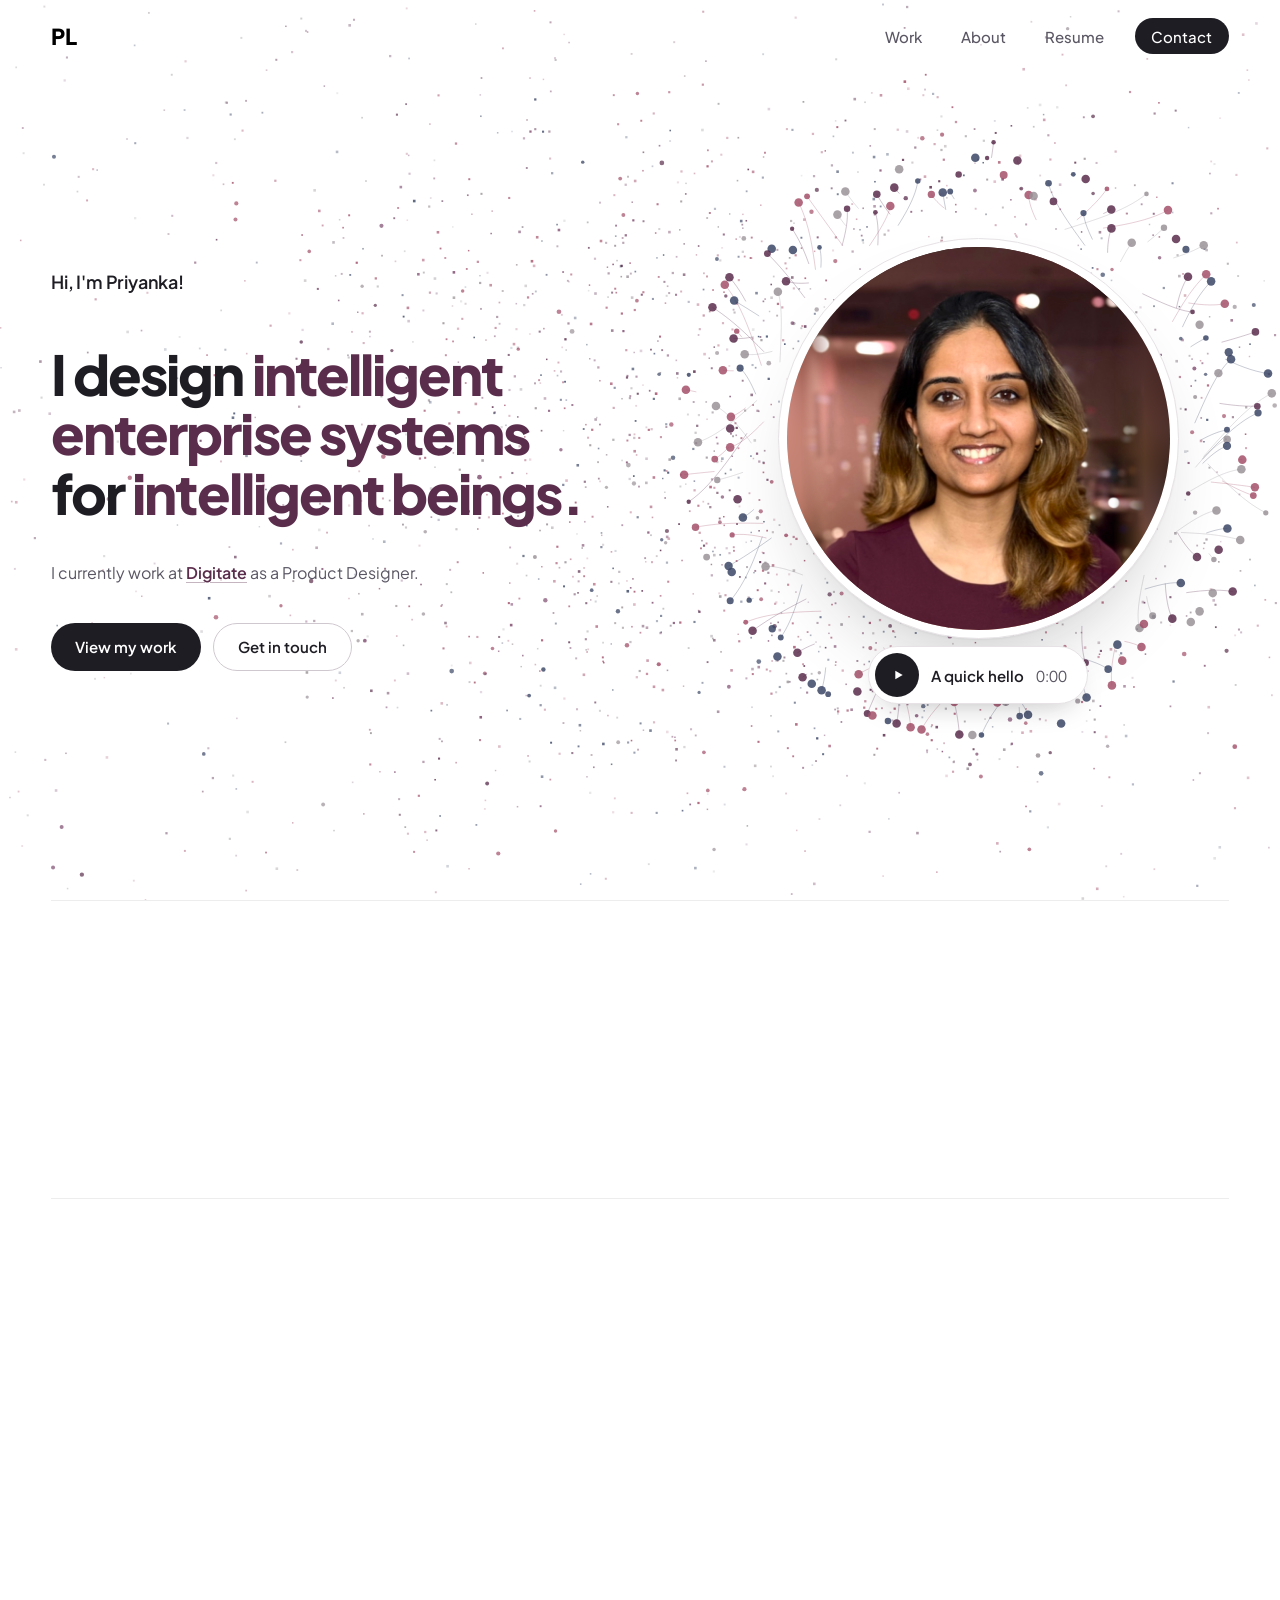
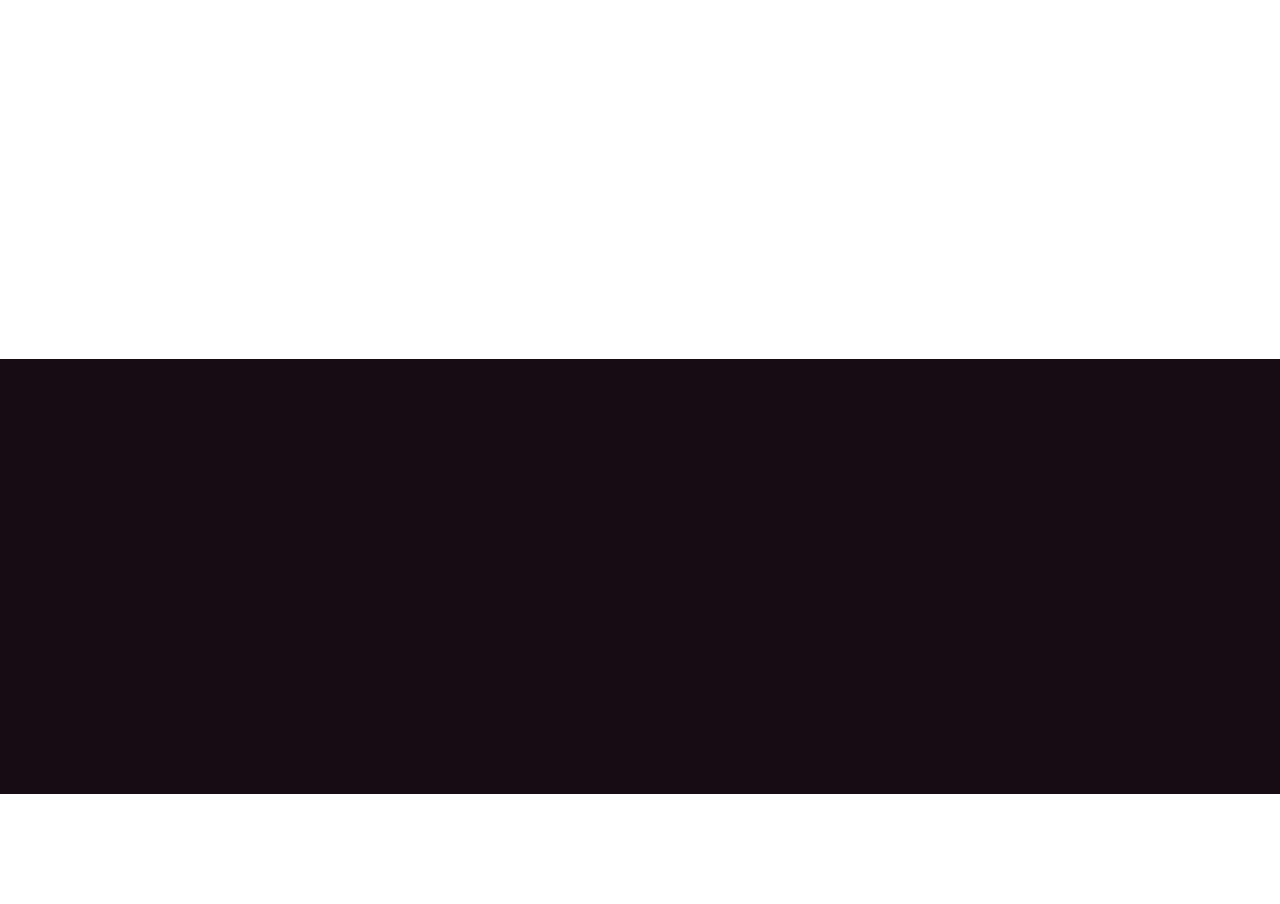
<file: index.html>
<!doctype html>
<html lang="en">
<head>
  <meta charset="utf-8">
  <meta name="viewport" content="width=device-width, initial-scale=1">
  <title>Priyanka Lakkad Portfolio</title>
  <link rel="icon" href="favicon.svg?v=2" type="image/svg+xml">
  <link rel="icon" href="favicon-32.png?v=2" sizes="32x32" type="image/png">
  <link rel="apple-touch-icon" href="apple-touch-icon.png?v=2">
  <!-- Prototype apps: open the connection early so they boot faster -->
  <link rel="preconnect" href="https://complyone-access-prototype.plakkad.chatgpt.site">
  <link rel="preconnect" href="https://procureflow-operations.plakkad.chatgpt.site">
  <link rel="preconnect" href="https://fonts.googleapis.com">
  <link rel="preconnect" href="https://fonts.gstatic.com" crossorigin>
  <link href="https://fonts.googleapis.com/css2?family=Plus+Jakarta+Sans:wght@400;500;600;700;800&display=swap" rel="stylesheet">
  <link rel="stylesheet" href="styles.css?v=294">
  <script>document.documentElement.classList.add("js", "is-home");</script>
</head>
<body>
  <header class="header">
    <div class="container header-inner">
      <a class="logo" href="index.html">PL</a>
      <nav>
        <a href="#work">Work</a>
        <a href="about.html">About</a>
        <a href="resume.html">Resume</a>
        <a href="#contact" class="nav-cta">Contact</a>
      </nav>
    </div>
  </header>

  <main class="container hero">
    <canvas class="dust" id="dust" aria-hidden="true"></canvas>
    <div class="hero-text">
      <h1>Hi, I'm Priyanka!</h1>
      <p class="lede"><span class="line">I design <span class="highlight">intelligent</span></span><span class="line"><span class="highlight">enterprise systems</span></span><span class="line">for <span class="highlight">intelligent beings.</span></span></p>
      <p class="sub">I currently work at <a class="inline-link" href="https://digitate.com" target="_blank" rel="noopener">Digitate</a> as a Product Designer.</p>

      <div class="actions">
        <a class="btn btn-primary" href="#work">View my work</a>
        <a class="btn btn-secondary" href="#contact">Get in touch</a>
      </div>

    </div>

    <div class="video-col">
      <div class="video-stage">
        <canvas class="intro-canvas" id="intro-canvas" aria-hidden="true"></canvas>

        <div class="video-card" id="player">
          <div class="video-inner">
            <!-- The clip is portrait, so object-position keeps the head and
                 shoulders inside the circle (and the editor watermark out of it) -->
            <video id="intro-video" playsinline preload="metadata" src="videos/intro.mp4">
              <track kind="captions" srclang="en" label="English" src="videos/intro.vtt" default>
            </video>
            <!-- Shown whenever the video isn't playing; pausing keeps the video's
                 place, so play resumes from where it stopped -->
            <span class="video-photo-fill" aria-hidden="true"></span>
            <img class="video-photo" src="images/hero-portrait.jpg" alt="Priyanka Lakkad">
          </div>
        </div>
      </div>


      <div class="video-controls" id="video-controls">
        <button id="play-toggle" class="play-toggle" aria-label="Play video">
          <svg class="icon-play" viewBox="0 0 24 24" aria-hidden="true"><path d="M8 5.5v13l11-6.5z"/></svg>
          <svg class="icon-pause" viewBox="0 0 24 24" aria-hidden="true"><path d="M7 5h3.5v14H7zM13.5 5H17v14h-3.5z"/></svg>
        </button>
        <span class="caption-title">A quick hello</span>
        <span class="caption-time" id="time">0:00</span>
      </div>
      <!-- Spoken captions, below the play control while the video plays -->
      <p class="hero-caption" id="live-caption"></p>
    </div>
  </main>

  <section class="container creds" aria-label="Expertise, experience and companies">
    <div class="cred cred-expertise" data-reveal>
      <h2 class="cred-label">Expertise</h2>
      <p class="cred-value">Enterprise Systems, Agentic<br> Workflows, AIOps, Observability</p>
    </div>

    <div class="cred cred-experience" data-reveal style="--d:.08s">
      <h2 class="cred-label">Experience</h2>
      <p class="cred-value">5+ Years</p>
    </div>

    <div class="cred cred-companies" data-reveal style="--d:.16s">
      <h2 class="cred-label">Companies I've worked at</h2>
      <ul class="logo-row">
        <li class="logo-slot"><a href="https://digitate.com" target="_blank" rel="noopener">Digitate</a></li>
        <li class="logo-slot"><a href="https://www.apple.com" target="_blank" rel="noopener">Apple</a></li>
        <li class="logo-slot"><a href="https://www.citi.com" target="_blank" rel="noopener">Citibank</a></li>
        <li class="logo-slot"><a href="https://www.sherwin-williams.com" target="_blank" rel="noopener">Sherwin-Williams</a></li>
        <li class="logo-slot"><a href="https://www.jaguar.com/jaguar-racing" target="_blank" rel="noopener">Jaguar TCS Racing</a></li>
        <li class="logo-slot"><a href="https://www.bestbuy.com" target="_blank" rel="noopener">Best Buy</a></li>
        <li class="logo-slot"><a href="https://www.mckesson.com" target="_blank" rel="noopener">McKesson</a></li>
        <li class="logo-slot"><a href="https://www.cummins.com" target="_blank" rel="noopener">Cummins</a></li>
      </ul>
    </div>
  </section>

  <section class="container work" id="work">
    <div class="section-head" data-reveal>
      <h2 class="cred-label">Selected work</h2>
    </div>

    <!-- Project template: duplicate this <article> for each project.
         Each tab shows one key screen of the design; swap the placeholders for <img> tags. -->
    <article class="project-app" data-project data-reveal style="--accent: #2a4bc6">
      <div class="showcase showcase-logo">
        <img src="images/digitate-logo.svg" alt="Digitate" width="800" height="320">
      </div>

      <div class="project-info">
        <div class="project-info-text">
          <p class="panel-kicker">Digitate</p>
          <h3 class="project-title">ignio<sup>™</sup></h3>
          <p>Enhancing IT operations observability with AIOps.</p>
        </div>
        <div class="project-info-side">
          <div class="metric">
            <span class="metric-num metric-status">2 initiatives</span>
            <span class="metric-label">Details available on request</span>
          </div>
          <button class="app-link" type="button" data-modal-open="digitate-modal" aria-haspopup="dialog">View details <span aria-hidden="true">→</span></button>
        </div>
      </div>
    </article>

    <article class="project-app" data-project data-reveal style="--accent: #1777c8; --cta-bg: #0b1f33; --cta-highlight: #a9c1dc">
      <div class="showcase">
        <!-- ProcureFlow screens from the case study's Solution section: live pages scaled to the card, plus the handoff capture -->
        <div class="screen is-active is-live" role="tabpanel" data-panel="one"><iframe data-src="https://procureflow-operations.plakkad.chatgpt.site/#/overview" title="ProcureFlow: Dashboard" referrerpolicy="no-referrer" tabindex="-1"></iframe></div>
        <div class="screen is-live" role="tabpanel" data-panel="two"><img src="images/human-checkpoint-handoff.png?v=2" alt="ProcureFlow: PR to PO handoff, paused for approval"></div>
        <div class="screen is-live" role="tabpanel" data-panel="three"><iframe data-src="https://procureflow-operations.plakkad.chatgpt.site/#/purchase-orders/PO-2088" title="ProcureFlow: PO-2088" referrerpolicy="no-referrer" tabindex="-1"></iframe></div>

        <div class="app-tabs" role="tablist" aria-label="Project screens">
          <button role="tab" aria-selected="true" data-tab="one" aria-label="Dashboard"><span class="tab-progress"></span></button>
          <button role="tab" aria-selected="false" data-tab="two" aria-label="Human Checkpoint"><span class="tab-progress"></span></button>
          <button role="tab" aria-selected="false" data-tab="three" aria-label="PO Flow"><span class="tab-progress"></span></button>
        </div>
      </div>

      <div class="project-info">
        <div class="project-info-text">
          <p class="panel-kicker">Technology Industry</p>
          <h3 class="project-title">ProcureFlow</h3>
          <p>ProcureFlow helps procurement teams turn approved purchase requests into accurate, traceable purchase orders.</p>
        </div>
        <div class="project-info-side">
          <div class="metric">
            <span class="metric-num">35%</span>
            <span class="metric-label">Reduction in request-to-PO cycle time</span>
          </div>
          <a class="app-link" href="procureflow/">Open case study <span aria-hidden="true">→</span></a>
        </div>
      </div>
    </article>

    <article class="project-app" data-project data-reveal style="--accent: #0c3b2d; --cta-bg: #07241b; --cta-highlight: #8fd8b4">
      <div class="showcase">
        <!-- ComplyOne screens from the case study: the live dashboard scaled to the card, plus two captured screens -->
        <div class="screen is-active is-live" role="tabpanel" data-panel="one"><iframe data-src="https://complyone-access-prototype.plakkad.chatgpt.site/" title="ComplyOne: Compliance overview" referrerpolicy="no-referrer" tabindex="-1"></iframe></div>
        <div class="screen is-live" role="tabpanel" data-panel="two"><img src="images/complyone-risk-detail.png?v=2" alt="ComplyOne: HIPAA training risk with AI recommended actions"></div>
        <div class="screen is-live" role="tabpanel" data-panel="three"><img src="images/complyone-policy-exception.png?v=2" alt="ComplyOne: Adding a temporary policy exception"></div>

        <div class="app-tabs" role="tablist" aria-label="Project screens">
          <button role="tab" aria-selected="true" data-tab="one" aria-label="Dashboard"><span class="tab-progress"></span></button>
          <button role="tab" aria-selected="false" data-tab="two" aria-label="Risk Review"><span class="tab-progress"></span></button>
          <button role="tab" aria-selected="false" data-tab="three" aria-label="Policy Exception"><span class="tab-progress"></span></button>
        </div>
      </div>

      <div class="project-info">
        <div class="project-info-text">
          <p class="panel-kicker">Pharmaceutical Company</p>
          <h3 class="project-title">ComplyOne</h3>
          <p>ComplyOne gives compliance leaders a continuous, actionable view of audit readiness across roles, training, system access, and exceptions.</p>
        </div>
        <div class="project-info-side">
          <div class="metric">
            <span class="metric-num">35%</span>
            <span class="metric-label">Fewer access-related complaints</span>
          </div>
          <a class="app-link" href="complyone/">Open case study <span aria-hidden="true">→</span></a>
        </div>
      </div>
    </article>

    <article class="project-app" data-project data-reveal style="--accent: #0b7d8a; --cta-bg: #04161b; --cta-highlight: #7fd6df">
      <div class="showcase">
        <!-- A single screen shown on a TV, so this card has no tabs -->
        <div class="screen is-active is-tv">
          <div class="tv">
            <div class="tv-body"><img src="images/tv-screen.jpg" alt="Gen 2 race car on a TV screen, with Explore and Track options"></div>
            <div class="tv-neck"></div>
            <div class="tv-base"></div>
          </div>
        </div>
      </div>

      <div class="project-info">
        <div class="project-info-text">
          <p class="panel-kicker">Jaguar Racing</p>
          <h3 class="project-title">Jaguar Gen 2 Formula E Interactive Installation</h3>
          <p>A touchscreen experience for Formula E fans and an operational tool for the event teams running it.</p>
        </div>
        <div class="project-info-side">
          <div class="metric">
            <span class="metric-num">20K+</span>
            <span class="metric-label">Attendees engaged at the London E-Prix</span>
          </div>
          <a class="app-link" href="jaguarracing/">Open case study <span aria-hidden="true">→</span></a>
        </div>
      </div>
    </article>
  </section>

  <!-- Digitate work is shared on request: its card opens this summary instead of a case study -->
  <dialog class="project-modal" id="digitate-modal" aria-labelledby="digitate-modal-title" style="--accent: #2a4bc6">
    <button class="modal-close" type="button" data-modal-close aria-label="Close">
      <svg viewBox="0 0 24 24" aria-hidden="true"><path d="M6 6l12 12M18 6L6 18"/></svg>
    </button>
    <p class="panel-kicker">Digitate</p>
    <h2 class="modal-title" id="digitate-modal-title">ignio<sup>™</sup></h2>
    <p class="modal-lede">Enhancing IT operations with AI-powered observability</p>
    <ol class="modal-list">
      <li>
        <h3>Improving observability for executive decision-making</h3>
        <p>Creating a unified experience that translates complex IT operations data into clear insights, helping business and technology leaders understand service health, assess operational risks, measure business impact, and make informed decisions.</p>
      </li>
      <li>
        <h3>Automating end-to-end feature releases for DevOps teams</h3>
        <p>Designing an intelligent dashboard that enables DevOps teams to orchestrate and automate the complete feature release cycle for our flagship product, ignio<sup>™</sup>, from planning and validation to deployment, monitoring, and recovery. This helps teams release faster, reduce manual effort, and minimize risk.</p>
      </li>
    </ol>
    <a class="btn btn-primary modal-cta" href="#contact" data-modal-close>Contact me to see the work!</a>
  </dialog>

  <section class="container cta" id="contact">
    <div class="cta-text" data-reveal>
      <p class="availability"><span class="avail-dot"></span>Available for full-time product design opportunities</p>
      <h2>Let's build <span class="highlight">intelligent systems</span> together.</h2>
      <p class="cta-note">I'm always happy to connect about product design, emerging AI experiences, or new opportunities.</p>
      <a class="btn btn-secondary" href="resume.html">View resume</a>
    </div>

    <ul class="contact-list" data-reveal style="--d:.1s">
      <li class="contact-row">
        <span class="contact-label">Email</span>
        <a class="contact-value" href="mailto:plakkad06@gmail.com">plakkad06@gmail.com</a>
        <button class="copy-btn" type="button" data-copy="plakkad06@gmail.com">Copy</button>
      </li>
      <li class="contact-row">
        <span class="contact-label">LinkedIn</span>
        <a class="contact-value" href="https://www.linkedin.com/in/priyankalakkad/" target="_blank" rel="noopener">in/priyankalakkad</a>
        <svg class="row-arrow" viewBox="0 0 24 24" aria-hidden="true"><path d="M7 17 17 7M9 7h8v8"/></svg>
      </li>
      <li class="contact-row">
        <span class="contact-label">Instagram</span>
        <a class="contact-value" href="https://www.instagram.com/drummerpriyanka/" target="_blank" rel="noopener">@drummerpriyanka</a>
        <svg class="row-arrow" viewBox="0 0 24 24" aria-hidden="true"><path d="M7 17 17 7M9 7h8v8"/></svg>
      </li>
    </ul>
  </section>

  <footer class="container site-footer" data-reveal>
    <p>© 2026 Priyanka Lakkad</p>
  </footer>


  <script>
    const video = document.getElementById("intro-video");
    const button = document.getElementById("play-toggle");
    const player = document.querySelector(".video-col");
    const time = document.getElementById("time");

    const fmt = (s) => {
      if (!isFinite(s)) s = 0;
      return Math.floor(s / 60) + ":" + String(Math.floor(s % 60)).padStart(2, "0");
    };

    button.addEventListener("click", () => {
      if (video.paused) {
        video.play().catch(() => {});
      } else {
        video.pause();
      }
    });
    video.addEventListener("play", () => {
      player.classList.add("is-playing");
      button.setAttribute("aria-label", "Pause video");
    });
    video.addEventListener("pause", () => {
      player.classList.remove("is-playing");
      button.setAttribute("aria-label", "Play video");
    });
    video.addEventListener("timeupdate", () => {
      time.textContent = fmt(video.currentTime);
    });

    // Captions: read the cues ourselves (hidden mode) and show them below the
    // circle; they hide whenever the video isn't playing
    const caption = document.getElementById("live-caption");
    const track = video.textTracks[0];
    if (track) {
      track.mode = "hidden";
      track.addEventListener("cuechange", () => {
        const cue = track.activeCues && track.activeCues[0];
        caption.classList.toggle("has-cue", !!cue);
        if (cue) caption.textContent = cue.text;
      });
    }
  </script>
  <script src="projects.js?v=10"></script>
  <button class="to-top" id="to-top" aria-label="Back to top">
    <svg class="to-top-ring" viewBox="0 0 48 48" aria-hidden="true">
      <circle cx="24" cy="24" r="22" class="to-top-track"/>
      <circle cx="24" cy="24" r="22" class="to-top-progress"/>
    </svg>
    <svg class="to-top-arrow" viewBox="0 0 24 24" aria-hidden="true"><path d="M12 19V5M5.5 11.5 12 5l6.5 6.5"/></svg>
  </button>

  <script src="contact.js?v=1"></script>
  <script src="ambient.js?v=5"></script>
  <script src="scroll.js?v=12"></script>
  <script src="logo.js?v=10"></script>
  <script src="dust.js?v=6"></script>
  <script src="intro.js?v=5"></script>
  <script src="warm.js?v=1"></script>
</body>
</html>
</file>
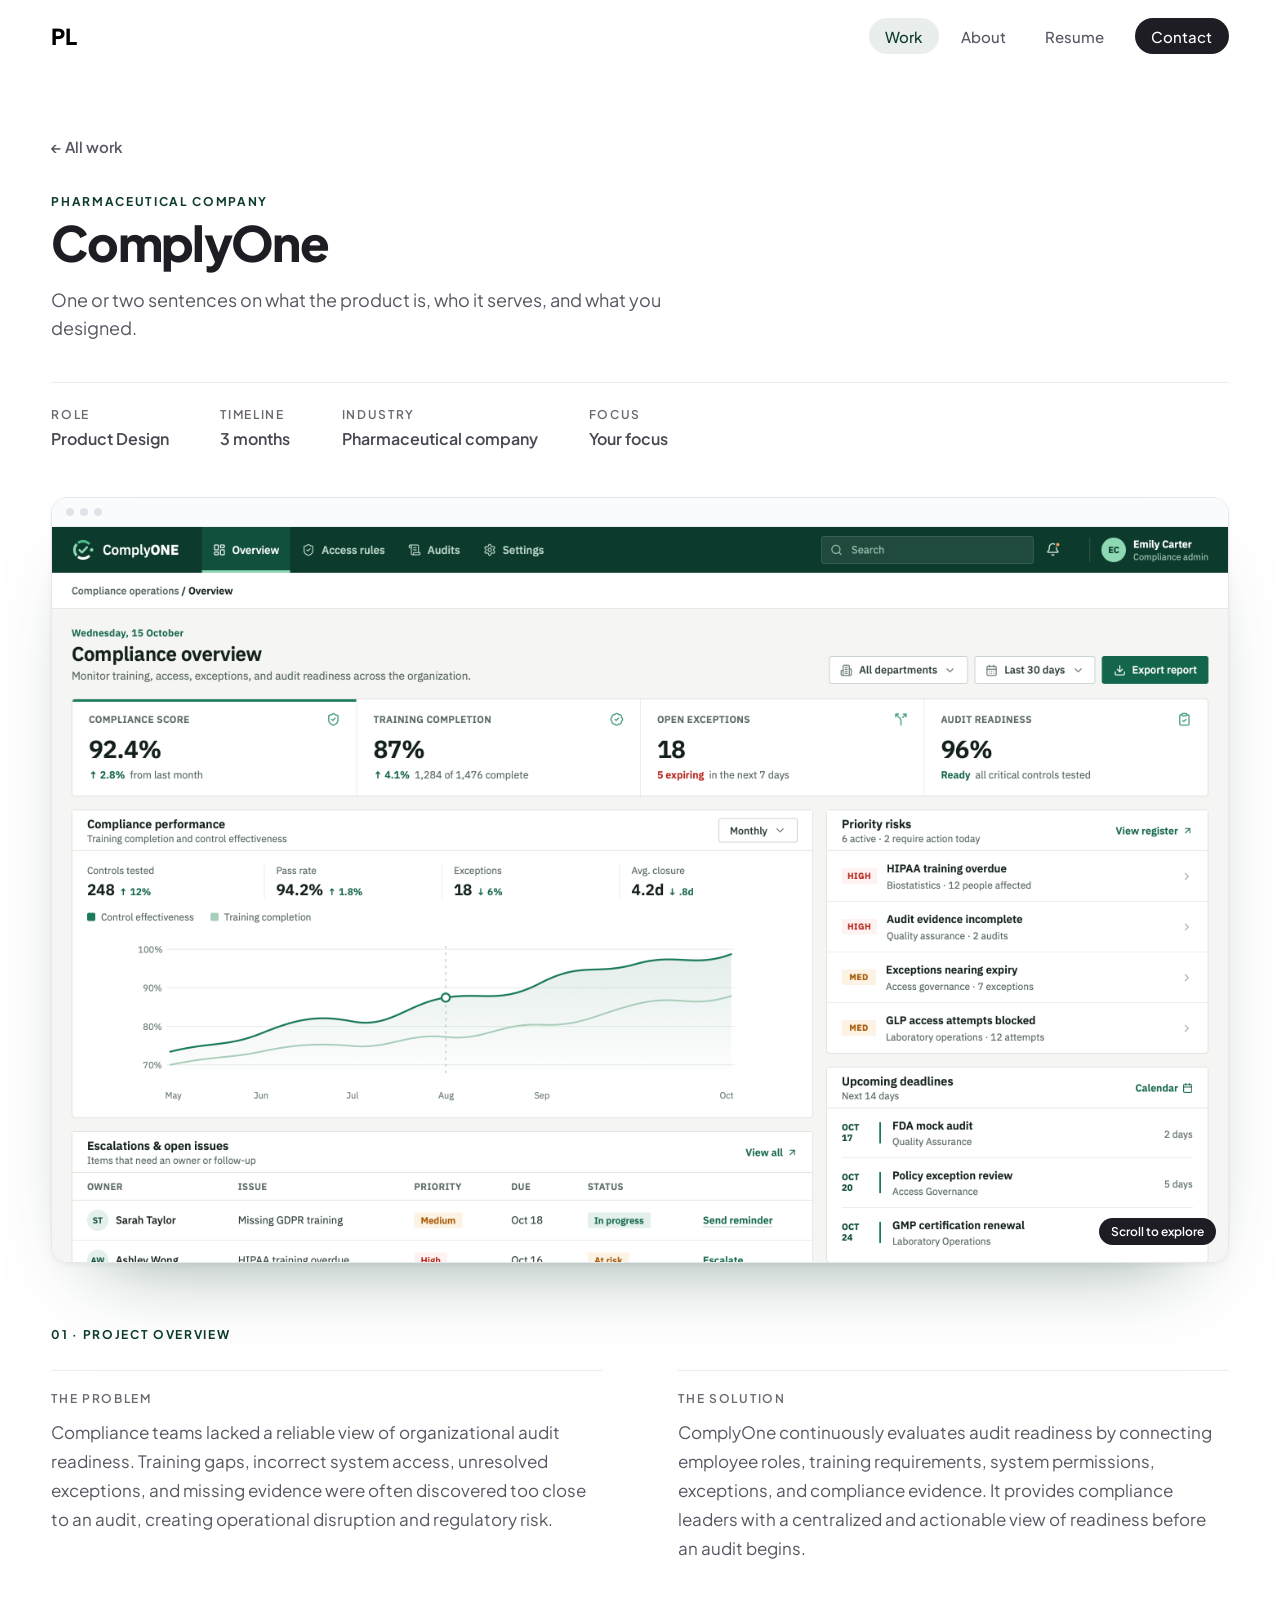
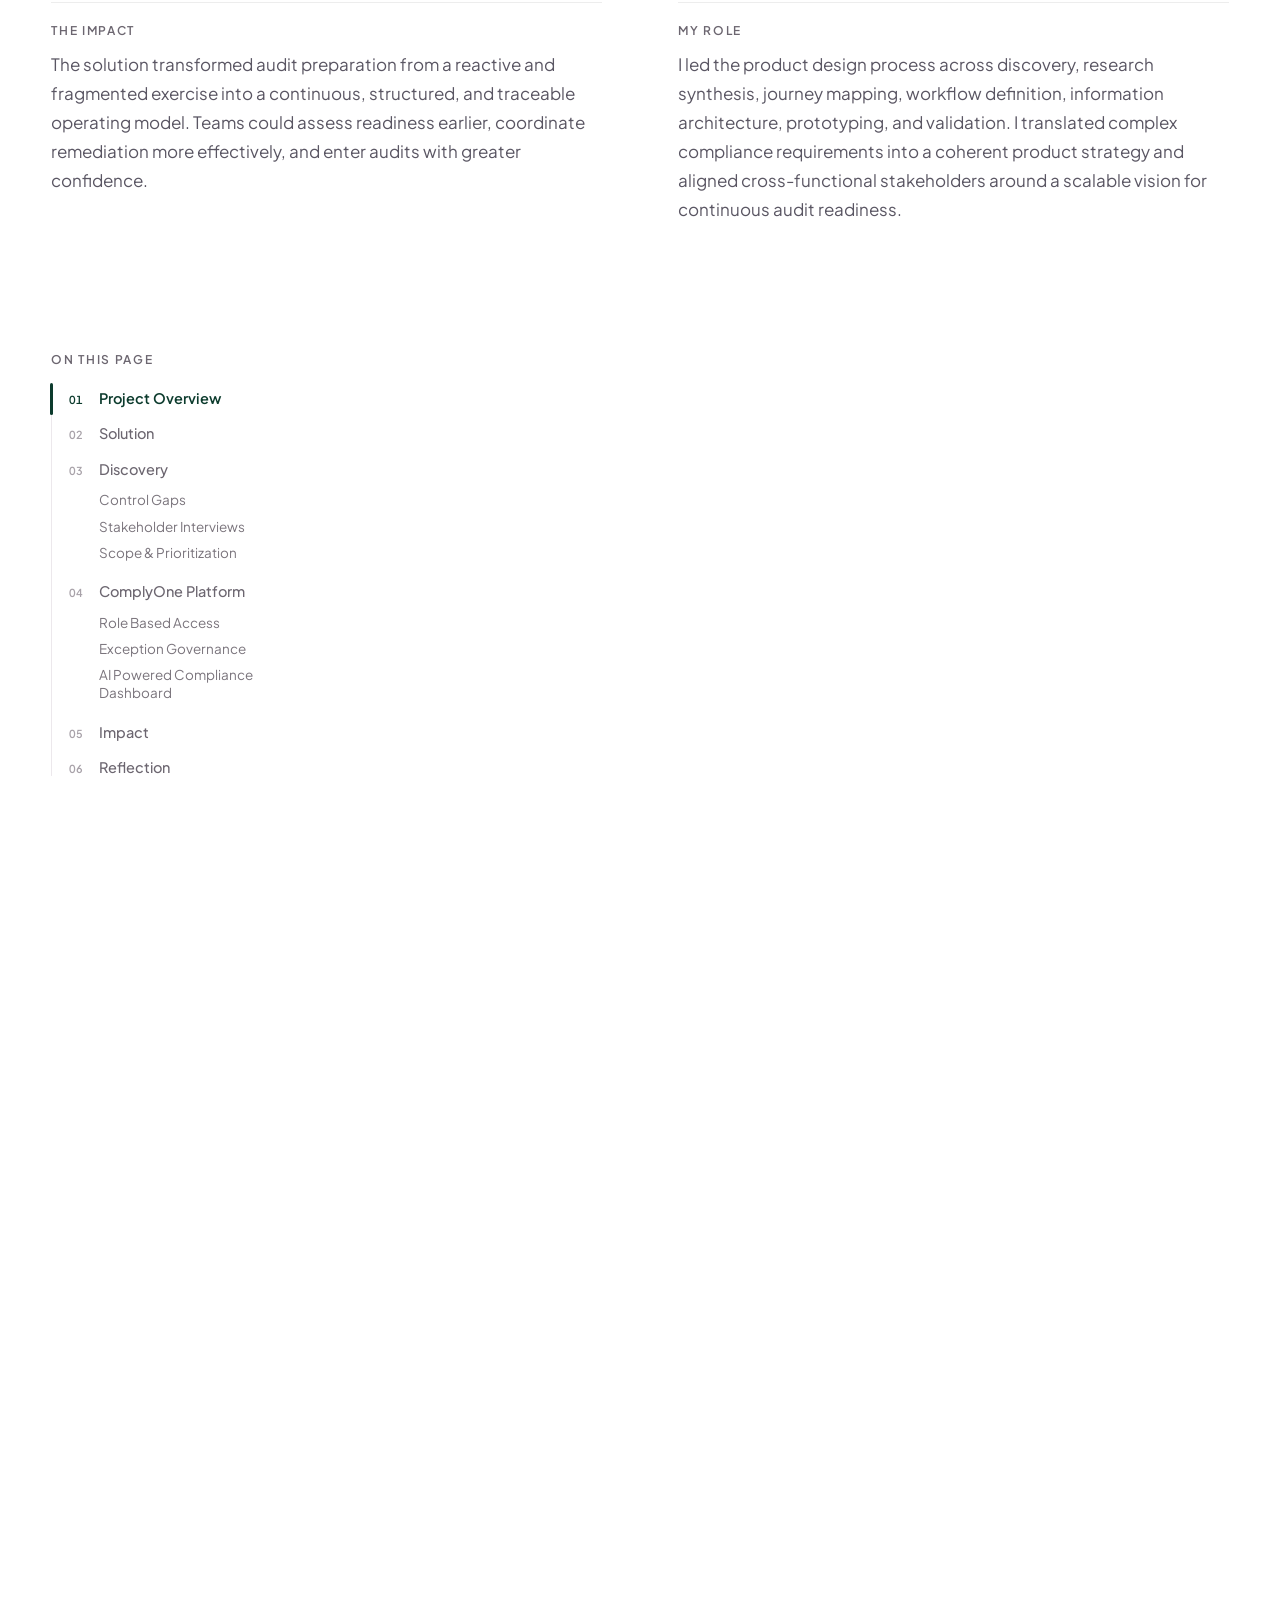
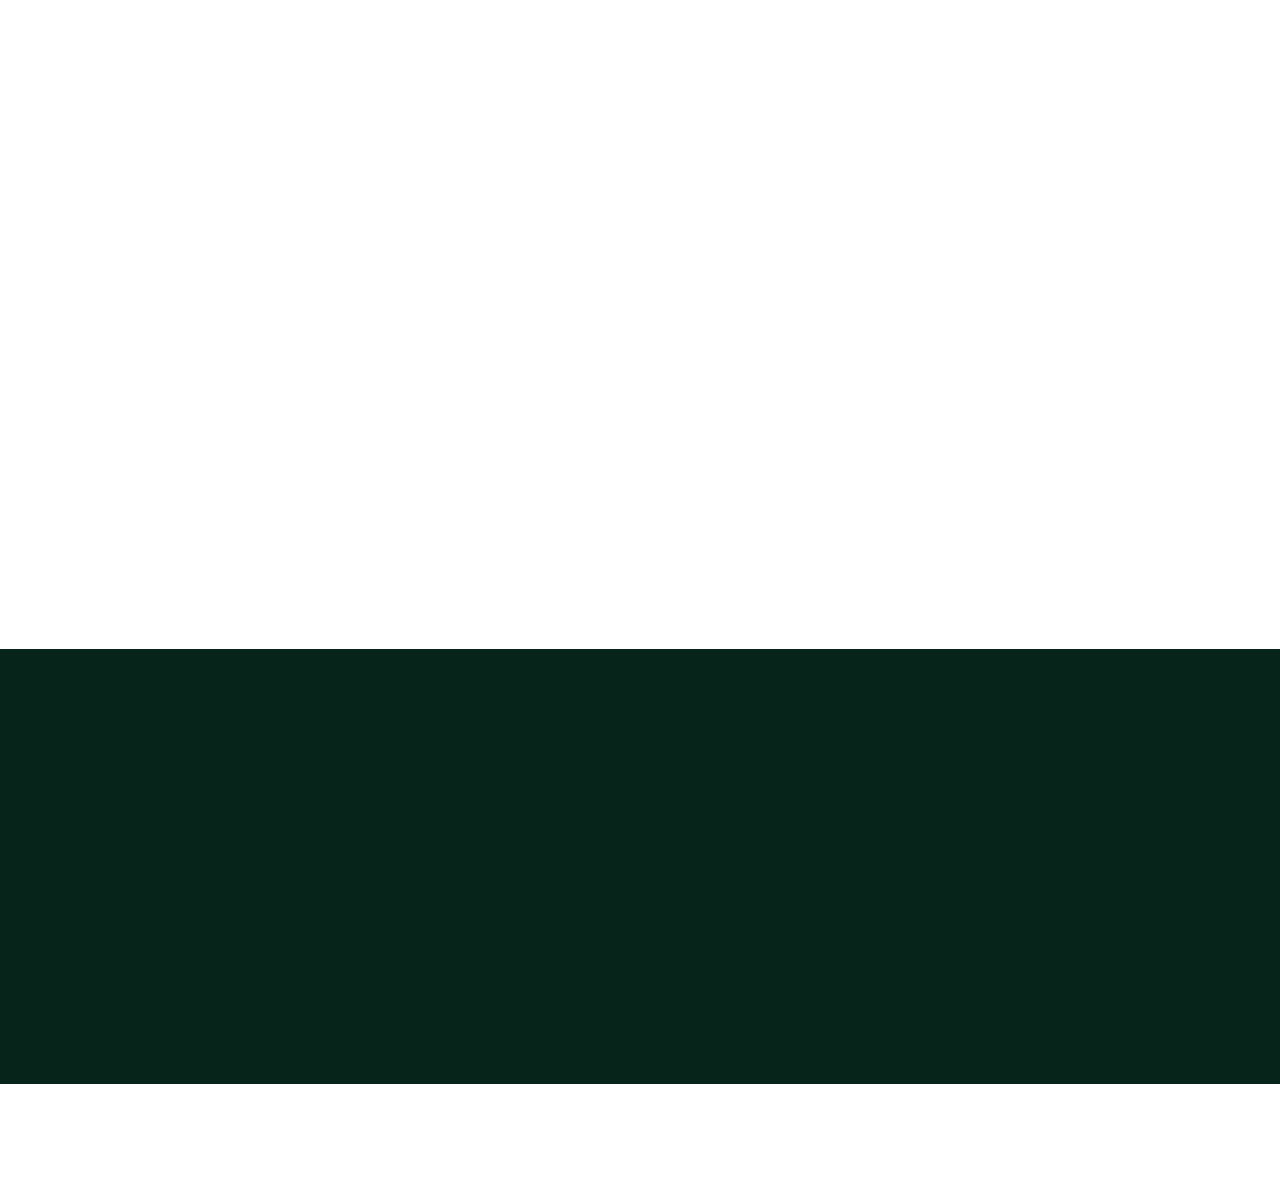
<file: complyone/index.html>
<!doctype html>
<html lang="en">
<head>
  <meta charset="utf-8">
  <meta name="viewport" content="width=device-width, initial-scale=1">
  <title>ComplyOne — Priyanka Lakkad Portfolio</title>
  <link rel="icon" href="../favicon.svg?v=2" type="image/svg+xml">
  <link rel="icon" href="../favicon-32.png?v=2" sizes="32x32" type="image/png">
  <link rel="apple-touch-icon" href="../apple-touch-icon.png?v=2">
  <meta name="description" content="One-line summary of the project.">
  <!-- Prototype apps: open the connection early so they boot faster -->
  <link rel="preconnect" href="https://complyone-access-prototype.plakkad.chatgpt.site">
  <link rel="preconnect" href="https://fonts.googleapis.com">
  <link rel="preconnect" href="https://fonts.gstatic.com" crossorigin>
  <link href="https://fonts.googleapis.com/css2?family=Plus+Jakarta+Sans:wght@400;500;600;700;800&display=swap" rel="stylesheet">
  <link rel="stylesheet" href="../styles.css?v=294">
  <script>document.documentElement.classList.add("js");</script>
</head>
<body class="case-page accent-theme" style="--accent: #0c3b2d; --proto-accent: #0c3b2d; --cta-bg: #07241b; --cta-highlight: #8fd8b4">
  <!--
    CASE STUDY TEMPLATE
    Every project page uses this same structure. To fill one in, replace the
    placeholder text, and swap each <div class="media">…</div> for an image:
      <div class="media"><img src="images/your-screen.png" alt="Describe the screen"></div>
    Screens are shown at 16:10 (standard desktop size, e.g. 1440×900).
    The section menu is built from the <section id="…"> blocks: keep the ids
    and menu links in sync if you add or remove a section.
  -->
  <header class="header">
    <div class="container header-inner">
      <a class="logo" href="../index.html">PL</a>
      <nav>
        <a href="../index.html#work" aria-current="page">Work</a>
        <a href="../about.html">About</a>
        <a href="../resume.html">Resume</a>
        <a href="../index.html#contact" class="nav-cta">Contact</a>
      </nav>
    </div>
  </header>

  <main>
    <!-- Intro -->
    <section class="container case-hero">
      <a class="back-link" href="../index.html#work">← All work</a>
      <p class="panel-kicker">Pharmaceutical Company</p>
      <h1>ComplyOne</h1>
      <p class="case-lede">One or two sentences on what the product is, who it serves, and what you designed.</p>
      <dl class="case-facts">
        <div><dt class="cred-label">Role</dt><dd>Product Design</dd></div>
        <div><dt class="cred-label">Timeline</dt><dd>3 months</dd></div>
        <div><dt class="cred-label">Industry</dt><dd>Pharmaceutical company</dd></div>
        <div><dt class="cred-label">Focus</dt><dd>Your focus</dd></div>
      </dl>
    </section>

    <!-- Project overview: a wide visual on top, then the overview in a 2x2 grid -->
    <section class="container case-overview overview-wide" id="overview">
      <div class="overview-media">
        <!-- Full-length screenshot of the dashboard that scrolls inside the browser frame (not a live prototype) -->
        <div class="live live-hero">
          <div class="proto-frame">
            <div class="proto-bar"><span></span><span></span><span></span></div>
            <div class="shot-scroll" tabindex="0" aria-label="Scrollable screenshot of the ComplyOne compliance overview">
              <span class="stepper-hint" aria-hidden="true">Scroll to explore</span>
              <img src="../images/complyone-dashboard-full.png" alt="ComplyOne compliance overview: compliance score, training completion, open exceptions, audit readiness, a performance chart, priority risks, upcoming deadlines, and escalations" width="1440" height="1008">
            </div>
          </div>
        </div>
      </div>
      <div class="overview-text">
        <p class="case-num">01 · Project Overview</p>
        <div class="case-sub" id="overview-problem">
          <h3>The Problem</h3>
          <p>Compliance teams lacked a reliable view of organizational audit readiness. Training gaps, incorrect system access, unresolved exceptions, and missing evidence were often discovered too close to an audit, creating operational disruption and regulatory risk.</p>
        </div>
        <div class="case-sub" id="overview-solution">
          <h3>The Solution</h3>
          <p>ComplyOne continuously evaluates audit readiness by connecting employee roles, training requirements, system permissions, exceptions, and compliance evidence. It provides compliance leaders with a centralized and actionable view of readiness before an audit begins.</p>
        </div>
        <div class="case-sub" id="overview-impact">
          <h3>The Impact</h3>
          <p>The solution transformed audit preparation from a reactive and fragmented exercise into a continuous, structured, and traceable operating model. Teams could assess readiness earlier, coordinate remediation more effectively, and enter audits with greater confidence.</p>
        </div>
        <div class="case-sub" id="overview-role">
          <h3>My Role</h3>
          <p>I led the product design process across discovery, research synthesis, journey mapping, workflow definition, information architecture, prototyping, and validation. I translated complex compliance requirements into a coherent product strategy and aligned cross-functional stakeholders around a scalable vision for continuous audit readiness.</p>
        </div>
      </div>
    </section>

    <!-- Story with a sticky section menu (left on desktop, top bar on phones) -->
    <div class="container case-layout">
      <nav class="case-toc" aria-label="Case study sections">
        <div class="toc-head"><p class="cred-label">On this page</p></div>
        <ol id="case-toc">
          <span class="toc-marker" aria-hidden="true"></span>
          <li><a href="#overview">Project Overview</a></li>
          <li><a href="#solution">Solution</a></li>
          <li><a href="#discovery">Discovery</a>
            <ol class="toc-sub">
              <li><a href="#discovery-gaps">Control Gaps</a></li>
              <li><a href="#discovery-interviews">Stakeholder Interviews</a></li>
              <li><a href="#discovery-scope">Scope &amp; Prioritization</a></li>
            </ol>
          </li>
          <li><a href="#platform">ComplyOne Platform</a>
            <ol class="toc-sub">
              <li><a href="#platform-access">Role Based Access</a></li>
              <li><a href="#platform-exceptions">Exception Governance</a></li>
              <li><a href="#platform-dashboard">AI Powered Compliance Dashboard</a></li>
            </ol>
          </li>
          <li><a href="#impact">Impact</a></li>
          <li><a href="#reflection">Reflection</a></li>
        </ol>
      </nav>

      <div class="case-content">
        <section class="case-section" id="solution" data-reveal>
          <p class="case-num">02 · Solution</p>
          <p>Four screens carry compliance work from spotting a risk to controlling who gets access.</p>
          <!-- Four key screens, shown as a stepper (same layout as ProcureFlow) -->
          <div class="stepper" data-stepper>
            <div class="stepper-head">
            <div class="stepper-tabs" role="tablist" aria-label="ComplyOne screens">
            <button class="stepper-tab" role="tab" aria-selected="true" aria-controls="step-dashboard" data-step="0">
              <span class="stepper-name">Dashboard</span>
            </button>
            <button class="stepper-tab" role="tab" aria-selected="false" aria-controls="step-risk" data-step="1">
              <span class="stepper-name">Risk Review</span>
            </button>
            <button class="stepper-tab" role="tab" aria-selected="false" aria-controls="step-access" data-step="2">
              <span class="stepper-name">Access Rules</span>
            </button>
            <button class="stepper-tab" role="tab" aria-selected="false" aria-controls="step-exception" data-step="3">
              <span class="stepper-name">Policy Exception</span>
            </button>
            </div>
            <a class="case-jump" href="#platform-access">Explore the platform<svg viewBox="0 0 24 24" aria-hidden="true"><path d="M5 12h14M13 6l6 6-6 6"/></svg></a>
            </div>
            <div class="stepper-panels">
            <div class="stepper-panel is-active" id="step-dashboard" role="tabpanel" data-panel="0">
              <div class="stepper-screen is-live is-scroll" data-h="1013" tabindex="0" aria-label="Scrollable screen"><span class="stepper-hint" aria-hidden="true">Scroll to explore</span><iframe data-src="https://complyone-access-prototype.plakkad.chatgpt.site/" title="ComplyOne: Compliance overview dashboard" referrerpolicy="no-referrer" tabindex="-1"></iframe></div>
              <p class="stepper-caption">Created to give compliance teams one view of training, access, exceptions, and audit readiness, with the risks that need action surfaced first.</p>
            </div>
            <div class="stepper-panel" id="step-risk" role="tabpanel" data-panel="1">
              <div class="stepper-screen is-live"><img src="../images/complyone-risk-detail.png?v=2" alt="Risk detail for HIPAA training overdue, with owner, impact, training exposure, and a suggested action plan"></div>
              <p class="stepper-caption">Created to turn a flagged risk into an owned response, with impact, exposure, and a suggested action plan in one place.</p>
            </div>
            <div class="stepper-panel" id="step-access" role="tabpanel" data-panel="2">
              <div class="stepper-screen is-live is-scroll" data-h="1088" tabindex="0" aria-label="Scrollable screen"><span class="stepper-hint" aria-hidden="true">Scroll to explore</span><iframe data-src="https://complyone-access-prototype.plakkad.chatgpt.site/#access-rules" title="ComplyOne: Access rules" referrerpolicy="no-referrer" tabindex="-1"></iframe></div>
              <p class="stepper-caption">Created to tie each regulated system to the training it requires, so access is granted only once requirements are met.</p>
            </div>
            <div class="stepper-panel" id="step-exception" role="tabpanel" data-panel="3">
              <div class="stepper-screen is-live"><img src="../images/complyone-policy-exception.png?v=2" alt="Add temporary exception form with approver, expiry, and business justification"></div>
              <p class="stepper-caption">Created to keep exceptions visible and time-bound, each with a named approver, an expiry, and a recorded justification.</p>
            </div>
            </div>
            <div class="stepper-nav">
              <button class="stepper-arrow" type="button" data-dir="-1" aria-label="Previous screen"><svg viewBox="0 0 24 24" aria-hidden="true"><path d="M15 6l-6 6 6 6"/></svg></button>
              <span class="stepper-count"><b data-current>1</b> / 4</span>
              <button class="stepper-arrow" type="button" data-dir="1" aria-label="Next screen"><svg viewBox="0 0 24 24" aria-hidden="true"><path d="M9 6l6 6-6 6"/></svg></button>
            </div>
          </div>
        </section>
        <section class="case-section" id="discovery" data-reveal>
          <p class="case-num">03 · Discovery</p>
            <div class="case-sub" id="discovery-gaps">
              <h3>Control Gaps</h3>
              <p>Compliance had to follow certain industry standards but they were not able to monitor compliance due to fragmented systems leading to lack of visibility of what was going wrong.</p>
              <!-- Context diagram: three teams that each held part of the picture, with broken hand-offs between them -->
              <figure class="flow-figure triad" aria-label="IT, HR, and Compliance each held part of the compliance picture. The links between all three were broken, so no one had a shared view of what was going wrong.">
                <div class="triad-stage">
                  <svg class="triad-lines" viewBox="0 0 100 60" preserveAspectRatio="none" aria-hidden="true">
                    <line x1="50" y1="14" x2="20" y2="47"/><line x1="50" y1="14" x2="80" y2="47"/><line x1="20" y1="47" x2="80" y2="47"/>
                  </svg>
                  <div class="triad-hub"><span class="triad-hub-icon"><svg viewBox="0 0 24 24" aria-hidden="true"><path d="M3 12s3.5-6 9-6c1.6 0 3 .5 4.2 1.2M21 12s-3.5 6-9 6c-1.6 0-3-.5-4.2-1.2"/><path d="M4 20 20 4"/></svg></span><strong>No shared view</strong><span>of what was going wrong</span></div>
                  <div class="triad-card is-it"><div class="triad-head"><span class="triad-icon"><svg viewBox="0 0 24 24" aria-hidden="true"><rect x="3" y="4" width="18" height="12" rx="2"/><path d="M8 20h8M12 16v4"/><circle cx="12" cy="10" r="2"/></svg></span><strong>IT</strong></div><span>Grants or removes system access based on HR and training data to ensure secure and compliant operations.</span></div>
                  <div class="triad-card is-hr"><div class="triad-head"><span class="triad-icon"><svg viewBox="0 0 24 24" aria-hidden="true"><circle cx="9" cy="8" r="3"/><path d="M3 19c.6-3.2 3-5 6-5s5.4 1.8 6 5"/><circle cx="17" cy="9" r="2.4"/><path d="M16 14.2c2.6.2 4.4 1.8 5 4.8"/></svg></span><strong>HR</strong></div><span>Manages employee info and training data to maintain accurate records, and support access &amp; compliance decisions.</span></div>
                  <div class="triad-card is-compliance"><div class="triad-head"><span class="triad-icon"><svg viewBox="0 0 24 24" aria-hidden="true"><path d="M12 3l7 3v5c0 4.5-3 8.2-7 10-4-1.8-7-5.5-7-10V6z"/><path d="M9 12l2 2 4-4"/></svg></span><strong>Compliance</strong></div><span>Monitors and enforces compliance rules, ensuring audit readiness and risk control.</span></div>
                  <span class="triad-break-at is-left"><span class="triad-break" aria-hidden="true">!</span></span>
                  <span class="triad-break-at is-right"><span class="triad-break" aria-hidden="true">!</span></span>
                  <span class="triad-break-at is-bottom"><span class="triad-break" aria-hidden="true">!</span></span>
                </div>
                <figcaption class="flow-caption">Each team held part of the picture. With the hand-offs between them broken, Compliance couldn’t see gaps until they surfaced.</figcaption>
              </figure>
            </div>
            <div class="case-sub" id="discovery-interviews">
              <h3>Stakeholder Interviews</h3>
              <p>I wanted to better understand the problem, so I worked with researchers to identify and shortlist key people to interview, which included compliance managers, IT specialists, and HR professionals across the company.</p>
              <!-- Interview participants: the total, then a tile per function -->
              <figure class="flow-figure participants" aria-label="25 stakeholders interviewed: 15 compliance managers, 5 IT specialists, and 5 HR professionals">
                <ul class="pg-tiles">
                  <li class="pg-tile is-total"><span class="pg-kicker">Total</span><strong>25</strong><span>Stakeholders interviewed</span></li>
                  <li class="pg-tile is-co"><span class="pg-icon"><svg viewBox="0 0 24 24" aria-hidden="true"><path d="M12 3l7 3v5c0 4.5-3 8.2-7 10-4-1.8-7-5.5-7-10V6z"/><path d="M9 12l2 2 4-4"/></svg></span><strong>15</strong><span>Compliance Managers</span></li>
                  <li class="pg-tile is-it"><span class="pg-icon"><svg viewBox="0 0 24 24" aria-hidden="true"><rect x="3" y="4" width="18" height="12" rx="2"/><path d="M8 20h8M12 16v4"/><circle cx="12" cy="10" r="2"/></svg></span><strong>5</strong><span>IT Specialists</span></li>
                  <li class="pg-tile is-hr"><span class="pg-icon"><svg viewBox="0 0 24 24" aria-hidden="true"><circle cx="9" cy="8" r="3"/><path d="M3 19c.6-3.2 3-5 6-5s5.4 1.8 6 5"/><circle cx="17" cy="9" r="2.4"/><path d="M16 14.2c2.6.2 4.4 1.8 5 4.8"/></svg></span><strong>5</strong><span>HR Professionals</span></li>
                </ul>
              </figure>
            </div>
            <div class="case-sub" id="discovery-scope">
              <h3>Scope &amp; Prioritization</h3>
              <p>I converted the research into two strategic product priorities: policy-driven access governance and centralized readiness visibility. This focused the three-month engagement on the highest-risk control failures while establishing a scalable foundation for broader compliance operations.</p>
              <!-- Key learnings, each paired with the product priority it led to -->
              <figure class="flow-figure learnings">
                <div class="kl-head"><p class="kl-title">Key learnings that shaped the product vision</p><span class="kl-cols" aria-hidden="true"><span>What we learned</span><span>What we prioritized</span></span></div>
                <ol class="kl-rows">
                  <li class="kl-row">
                    <div class="kl-learning"><strong>Premature System Access</strong><span>System access was granted before training completion due to disconnected HR, IT, and Training systems.</span></div>
                    <svg class="kl-arrow" viewBox="0 0 24 24" aria-hidden="true"><path d="M5 12h14M13 6l6 6-6 6"/></svg>
                    <div class="kl-priority"><span class="kl-tag">Priority</span><strong>Policy-driven access governance</strong></div>
                  </li>
                  <li class="kl-row">
                    <div class="kl-learning"><strong>Limited Risk Visibility</strong><span>Scattered data made it hard for managers to see and address risks.</span></div>
                    <svg class="kl-arrow" viewBox="0 0 24 24" aria-hidden="true"><path d="M5 12h14M13 6l6 6-6 6"/></svg>
                    <div class="kl-priority"><span class="kl-tag">Priority</span><strong>Centralized readiness visibility</strong></div>
                  </li>
                </ol>
              </figure>
              <blockquote class="hmw">
                <span class="hmw-label">Design challenge</span>
                <p>How might we create a <u>connected workflow</u> that ensures every compliance action is <u>visible, owned, and verifiable</u> before an audit?</p>
              </blockquote>
            </div>
        </section>
        <section class="case-section" id="platform" data-reveal>
          <p class="case-num">04 · ComplyOne Platform</p>
          <p>A walkthrough of the ComplyOne platform.</p>
            <div class="case-sub" id="platform-access">
              <h3>Role Based Access</h3>
              <p>How access is scoped by role, and the decision behind it.</p>
              <!-- Click-through of the live Access rules page (same format as ProcureFlow).
                   Hotspot coordinates are page pixels at 1440 wide; the page is 1088 tall. -->
              <div class="proto proto-live proto-comply" data-proto>
                <div class="proto-steps is-compact" role="tablist" aria-label="Role based access flow">
                  <button class="proto-step" role="tab" aria-selected="true" data-go="0">Select Role</button>
                  <button class="proto-step" role="tab" aria-selected="false" data-go="1">Select System &amp; Training</button>
                  <button class="proto-step" role="tab" aria-selected="false" data-go="2">Enforcements</button>
                  <button class="proto-step" role="tab" aria-selected="false" data-go="3">Commit</button>
                </div>

                <div class="proto-frame">
                  <div class="proto-bar"><span></span><span></span><span></span>
                    <button class="proto-expand" type="button" aria-label="Expand prototype" data-expand>
                      <svg class="ic-open" viewBox="0 0 24 24" aria-hidden="true"><path d="M14 4h6v6M10 20H4v-6M20 4l-7 7M4 20l7-7"/></svg>
                      <svg class="ic-close" viewBox="0 0 24 24" aria-hidden="true"><path d="M6 6l12 12M18 6L6 18"/></svg>
                    </button>
                  </div>
                  <div class="proto-screens">
                    <div class="proto-screen is-active" data-screen="0" data-h="1088">
                      <iframe data-src="https://complyone-access-prototype.plakkad.chatgpt.site/#access-rules" title="ComplyOne prototype: Select role" referrerpolicy="no-referrer" tabindex="-1"></iframe>
                      <button class="proto-hot" data-x="253" data-y="321" data-zone="43,302,420,38" data-next aria-label="Choose the role"><span class="proto-tip">Choose the role</span></button>
                    </div>
                    <div class="proto-screen" data-screen="1" data-h="1088" data-pan="188">
                      <iframe data-src="https://complyone-access-prototype.plakkad.chatgpt.site/#access-rules" title="ComplyOne prototype: Select system and training" referrerpolicy="no-referrer" tabindex="-1"></iframe>
                      <button class="proto-hot" data-x="650" data-y="495" data-zone="600,476,100,38" data-next aria-label="Require Good Documentation Practices for LIMS"><span class="proto-tip">Require GDP for LIMS</span></button>
                    </div>
                    <div class="proto-screen" data-screen="2" data-h="1088" data-pan="188" style="--pan-from: 188">
                      <iframe data-src="https://complyone-access-prototype.plakkad.chatgpt.site/#access-rules" title="ComplyOne prototype: Enforcements" referrerpolicy="no-referrer" tabindex="-1"></iframe>
                      <!-- The training ticked on the previous step stays ticked; ticking Block access shows its check -->
                      <div class="proto-overlay" aria-hidden="true">
                        <span class="fake-check is-comply is-kept" style="left:642px;top:299px"><svg viewBox="0 0 24 24"><path d="M5 12.5l4.2 4.2L19 7"/></svg></span>
                        <span class="fake-check is-comply" style="left:42px;top:652px"><svg viewBox="0 0 24 24"><path d="M5 12.5l4.2 4.2L19 7"/></svg></span>
                      </div>
                      <button class="proto-hot" data-x="104" data-y="848" data-zone="43,826,663,67" data-check aria-label="Turn on Block access"><span class="proto-tip">Turn on Block access</span></button>
                      <button class="proto-hot" data-x="1335" data-y="1029" data-zone="1273,1012,124,34" data-next aria-label="Commit rule"><span class="proto-tip">Commit rule</span></button>
                    </div>
                    <div class="proto-screen" data-screen="3">
                      <img src="../images/complyone-rule-committed.png?v=2" alt="Access rules page after committing the rule, with a Rule committed summary: Lab Technician, 3 systems, 1 required mapping, 0 exceptions, access blocked until training is complete">
                      <button class="proto-restart" type="button" data-go="0">↺ Start over</button>
                    </div>
                  </div>
                </div>

                <div class="proto-foot">
                  <p class="proto-caption" aria-live="polite"></p>
                  <div class="proto-nav">
                    <button class="stepper-arrow" type="button" data-dir="-1" aria-label="Previous screen"><svg viewBox="0 0 24 24" aria-hidden="true"><path d="M15 6l-6 6 6 6"/></svg></button>
                    <span class="stepper-count"><b data-current>1</b> / 4</span>
                    <button class="stepper-arrow" type="button" data-dir="1" aria-label="Next screen"><svg viewBox="0 0 24 24" aria-hidden="true"><path d="M9 6l6 6-6 6"/></svg></button>
                  </div>
                </div>
                <template data-captions>
                  <p>Starts every rule from a role, so access is defined by what someone does rather than by who they are.</p>
                  <p>Maps each regulated system to the training it requires, so the rule reads as a simple role-by-system checklist.</p>
                  <p>Decides what happens when training is incomplete, from blocking access outright to alerting the manager.</p>
                  <p>Commits the rule and sums up exactly what it enforces, so the admin can confirm it before it takes effect.</p>
                </template>
              </div>
            </div>
            <div class="case-sub" id="platform-exceptions">
              <h3>Exception Governance</h3>
              <p>How exceptions are raised, reviewed, and tracked.</p>
              <!-- Click-through: from the live Access rules page to the exception form -->
              <div class="proto proto-live proto-comply" data-proto>
                <div class="proto-steps is-compact" role="tablist" aria-label="Exception governance flow">
                  <button class="proto-step" role="tab" aria-selected="true" data-go="0">Raise Exception</button>
                  <button class="proto-step" role="tab" aria-selected="false" data-go="1">Exception Details</button>
                </div>

                <div class="proto-frame">
                  <div class="proto-bar"><span></span><span></span><span></span>
                    <button class="proto-expand" type="button" aria-label="Expand prototype" data-expand>
                      <svg class="ic-open" viewBox="0 0 24 24" aria-hidden="true"><path d="M14 4h6v6M10 20H4v-6M20 4l-7 7M4 20l7-7"/></svg>
                      <svg class="ic-close" viewBox="0 0 24 24" aria-hidden="true"><path d="M6 6l12 12M18 6L6 18"/></svg>
                    </button>
                  </div>
                  <div class="proto-screens">
                    <div class="proto-screen is-active" data-screen="0" data-h="1088" data-pan="188">
                      <iframe data-src="https://complyone-access-prototype.plakkad.chatgpt.site/#access-rules" title="ComplyOne prototype: Access rules" referrerpolicy="no-referrer" tabindex="-1"></iframe>
                      <button class="proto-hot" data-x="131" data-y="1029" data-zone="43,1012,177,34" data-next aria-label="Add policy exception"><span class="proto-tip">Add policy exception</span></button>
                    </div>
                    <div class="proto-screen" data-screen="1">
                      <img src="../images/complyone-policy-exception.png?v=2" alt="Add temporary exception form over the Access rules page, with exception name, approver, expiry, and business justification">
                      <button class="proto-restart" type="button" data-go="0">↺ Start over</button>
                    </div>
                  </div>
                </div>

                <div class="proto-foot">
                  <p class="proto-caption" aria-live="polite"></p>
                  <div class="proto-nav">
                    <button class="stepper-arrow" type="button" data-dir="-1" aria-label="Previous screen"><svg viewBox="0 0 24 24" aria-hidden="true"><path d="M15 6l-6 6 6 6"/></svg></button>
                    <span class="stepper-count"><b data-current>1</b> / 2</span>
                    <button class="stepper-arrow" type="button" data-dir="1" aria-label="Next screen"><svg viewBox="0 0 24 24" aria-hidden="true"><path d="M9 6l6 6-6 6"/></svg></button>
                  </div>
                </div>
                <template data-captions>
                  <p>Keeps exceptions next to the rule they bend, so an admin raises one from the same place the rule is set.</p>
                  <p>Makes every exception temporary and accountable, with a named approver, an expiry, and a recorded business reason.</p>
                </template>
              </div>
            </div>
            <div class="case-sub" id="platform-dashboard">
              <h3>AI Powered Compliance Dashboard</h3>
              <p>What the dashboard surfaces and how AI helps teams act on it.</p>
              <!-- Click-through: open a priority risk on the live dashboard, then its AI recommendations -->
              <div class="proto proto-live proto-comply" data-proto>
                <div class="proto-steps is-compact" role="tablist" aria-label="Compliance dashboard flow">
                  <button class="proto-step" role="tab" aria-selected="true" data-go="0">Dashboard</button>
                  <button class="proto-step" role="tab" aria-selected="false" data-go="1">AI Recommendations</button>
                </div>

                <div class="proto-frame">
                  <div class="proto-bar"><span></span><span></span><span></span>
                    <button class="proto-expand" type="button" aria-label="Expand prototype" data-expand>
                      <svg class="ic-open" viewBox="0 0 24 24" aria-hidden="true"><path d="M14 4h6v6M10 20H4v-6M20 4l-7 7M4 20l7-7"/></svg>
                      <svg class="ic-close" viewBox="0 0 24 24" aria-hidden="true"><path d="M6 6l12 12M18 6L6 18"/></svg>
                    </button>
                  </div>
                  <div class="proto-screens">
                    <div class="proto-screen is-active" data-screen="0">
                      <iframe data-src="https://complyone-access-prototype.plakkad.chatgpt.site/" title="ComplyOne prototype: Compliance overview" referrerpolicy="no-referrer" tabindex="-1"></iframe>
                      <button class="proto-hot" data-x="1100" data-y="428" data-zone="949,397,466,62" data-next aria-label="Open HIPAA training overdue"><span class="proto-tip">Open the HIPAA risk</span></button>
                    </div>
                    <div class="proto-screen" data-screen="1">
                      <img src="../images/complyone-risk-detail.png?v=2" alt="HIPAA training overdue risk detail with owner, impact, training exposure, an AI recommended response, and a suggested action plan">
                      <button class="proto-restart is-corner" type="button" data-go="0" style="bottom: 6%">↺ Start over</button>
                    </div>
                  </div>
                </div>

                <div class="proto-foot">
                  <p class="proto-caption" aria-live="polite"></p>
                  <div class="proto-nav">
                    <button class="stepper-arrow" type="button" data-dir="-1" aria-label="Previous screen"><svg viewBox="0 0 24 24" aria-hidden="true"><path d="M15 6l-6 6 6 6"/></svg></button>
                    <span class="stepper-count"><b data-current>1</b> / 2</span>
                    <button class="stepper-arrow" type="button" data-dir="1" aria-label="Next screen"><svg viewBox="0 0 24 24" aria-hidden="true"><path d="M9 6l6 6-6 6"/></svg></button>
                  </div>
                </div>
                <template data-captions>
                  <p>Ranks the risks that need attention today, so a compliance manager knows where to start.</p>
                  <p>Opening a risk brings up AI recommended actions to help prevent it, with an owner, the exposure, and a step-by-step plan.</p>
                </template>
              </div>
            </div>
        </section>
        <section class="case-section" id="impact" data-reveal>
          <p class="case-num">05 · Impact</p>
          <p>With roles, access rules, and exceptions governed in one place, fewer employees and managers ran into access problems they had to escalate.</p>
          <div class="case-impact is-two">
            <div class="impact">
              <span class="metric-num">35%</span>
              <span class="metric-label">Fewer access-related complaints</span>
            </div>
          </div>
        </section>
        <section class="case-section" id="reflection" data-reveal>
          <p class="case-num">06 · Reflection</p>
          <div class="reflect-grid">
            <div class="reflect-col" id="reflection-learning">
              <!-- Simple graphic: policy control and workflow speed held in balance -->
              <div class="reflect-art" aria-hidden="true">
                <div class="split">
                  <span class="split-pill">Policy control</span>
                  <span class="split-line"></span>
                  <span class="split-pill is-human">Workflow efficiency</span>
                </div>
              </div>
              <p class="reflect-kicker">Key learning</p>
              <h3>Balance Control With Workflow Efficiency</h3>
              <p>Enterprise tools must enforce policies without slowing down employees, managers, and compliance teams.</p>
            </div>
            <div class="reflect-col" id="reflection-improve">
              <!-- Simple graphic: the reminders that would reach compliance managers -->
              <div class="reflect-art" aria-hidden="true">
                <div class="unify">
                  <span class="unify-label">Proactive reminders</span>
                  <div class="unify-chips">
                    <span>Pending approvals</span>
                    <span>Expiring exceptions</span>
                    <span class="is-now">Overdue access reviews</span>
                  </div>
                </div>
              </div>
              <p class="reflect-kicker">What I’d improve</p>
              <h3>Add Proactive Compliance Reminders</h3>
              <p>Alert compliance managers about pending approvals, expiring exceptions, and overdue access reviews.</p>
            </div>
          </div>
        </section>
      </div>
    </div>

    <!-- Next project -->
    <section class="container next-project" data-reveal>
      <a href="../jaguarracing/">
        <span class="cred-label">Next project</span>
        <span class="next-title">Jaguar Gen 2 Formula E Interactive Installation <span aria-hidden="true">→</span></span>
      </a>
    </section>
  </main>

  <section class="container cta" id="contact">
    <div class="cta-text" data-reveal>
      <p class="availability"><span class="avail-dot"></span>Available for full-time product design opportunities</p>
      <h2>Let's build <span class="highlight">intelligent systems</span> together.</h2>
      <p class="cta-note">I'm always happy to connect about product design, emerging AI experiences, or new opportunities.</p>
      <a class="btn btn-secondary" href="../resume.html">View resume</a>
    </div>

    <ul class="contact-list" data-reveal style="--d:.1s">
      <li class="contact-row">
        <span class="contact-label">Email</span>
        <a class="contact-value" href="mailto:plakkad06@gmail.com">plakkad06@gmail.com</a>
        <button class="copy-btn" type="button" data-copy="plakkad06@gmail.com">Copy</button>
      </li>
      <li class="contact-row">
        <span class="contact-label">LinkedIn</span>
        <a class="contact-value" href="https://www.linkedin.com/in/priyankalakkad/" target="_blank" rel="noopener">in/priyankalakkad</a>
        <svg class="row-arrow" viewBox="0 0 24 24" aria-hidden="true"><path d="M7 17 17 7M9 7h8v8"/></svg>
      </li>
      <li class="contact-row">
        <span class="contact-label">Instagram</span>
        <a class="contact-value" href="https://www.instagram.com/drummerpriyanka/" target="_blank" rel="noopener">@drummerpriyanka</a>
        <svg class="row-arrow" viewBox="0 0 24 24" aria-hidden="true"><path d="M7 17 17 7M9 7h8v8"/></svg>
      </li>
    </ul>
  </section>

  <footer class="container site-footer" data-reveal>
    <p>© 2026 Priyanka Lakkad</p>
  </footer>

  <button class="to-top" id="to-top" aria-label="Back to top">
    <svg class="to-top-ring" viewBox="0 0 48 48" aria-hidden="true">
      <circle cx="24" cy="24" r="22" class="to-top-track"/>
      <circle cx="24" cy="24" r="22" class="to-top-progress"/>
    </svg>
    <svg class="to-top-arrow" viewBox="0 0 24 24" aria-hidden="true"><path d="M12 19V5M5.5 11.5 12 5l6.5 6.5"/></svg>
  </button>

  <script src="../contact.js?v=1"></script>
  <script src="../scroll.js?v=12"></script>
  <script src="../logo.js?v=12"></script>
  <script src="../live.js?v=3"></script>
  <script src="../proto.js?v=13"></script>
  <script src="../stepper.js?v=7"></script>
  <script src="../case.js?v=9"></script>
  <script>
    // Hero screenshot: hide the scroll hint once someone scrolls it
    document.querySelectorAll(".shot-scroll").forEach((el) =>
      el.addEventListener("scroll", () => el.classList.toggle("is-scrolled", el.scrollTop > 8), { passive: true }));
  </script>
  <script src="../warm.js?v=1"></script>
  <script src="../inner-scroll.js?v=1"></script>
</body>
</html>
</file>
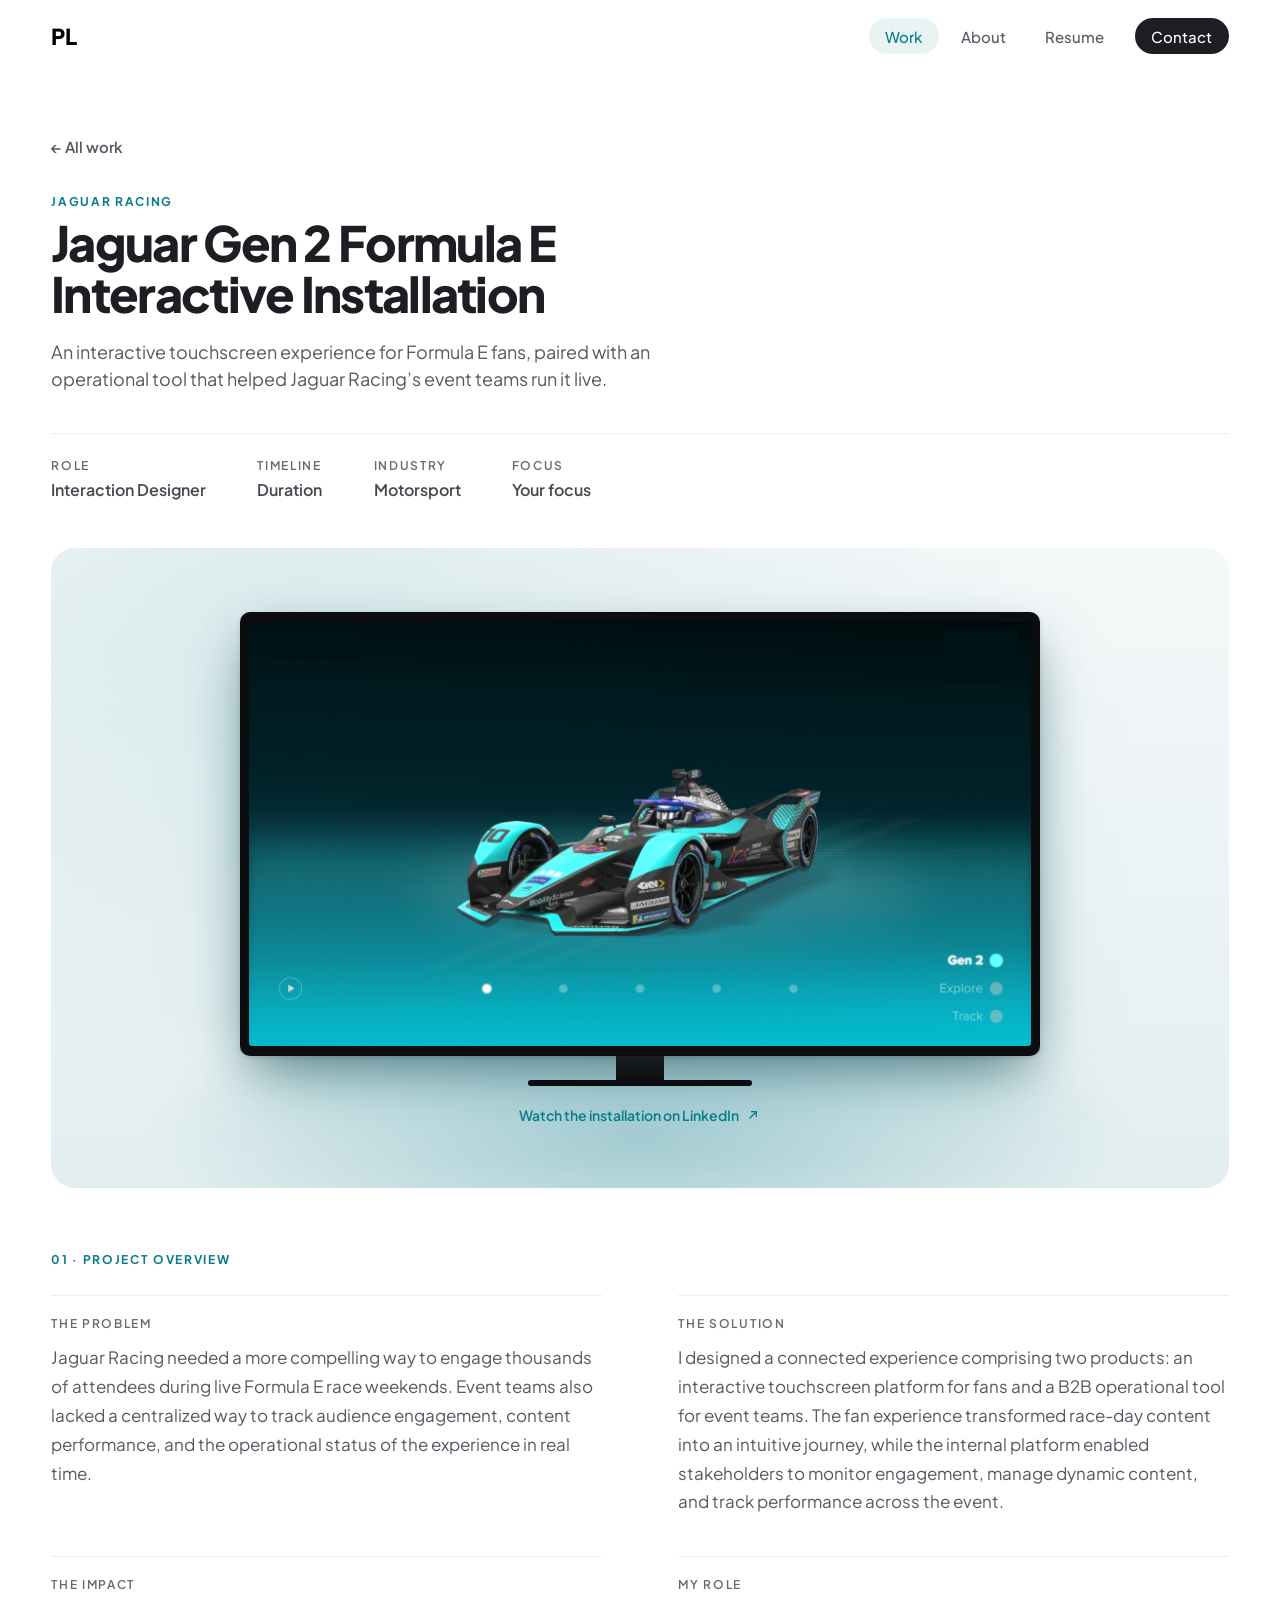
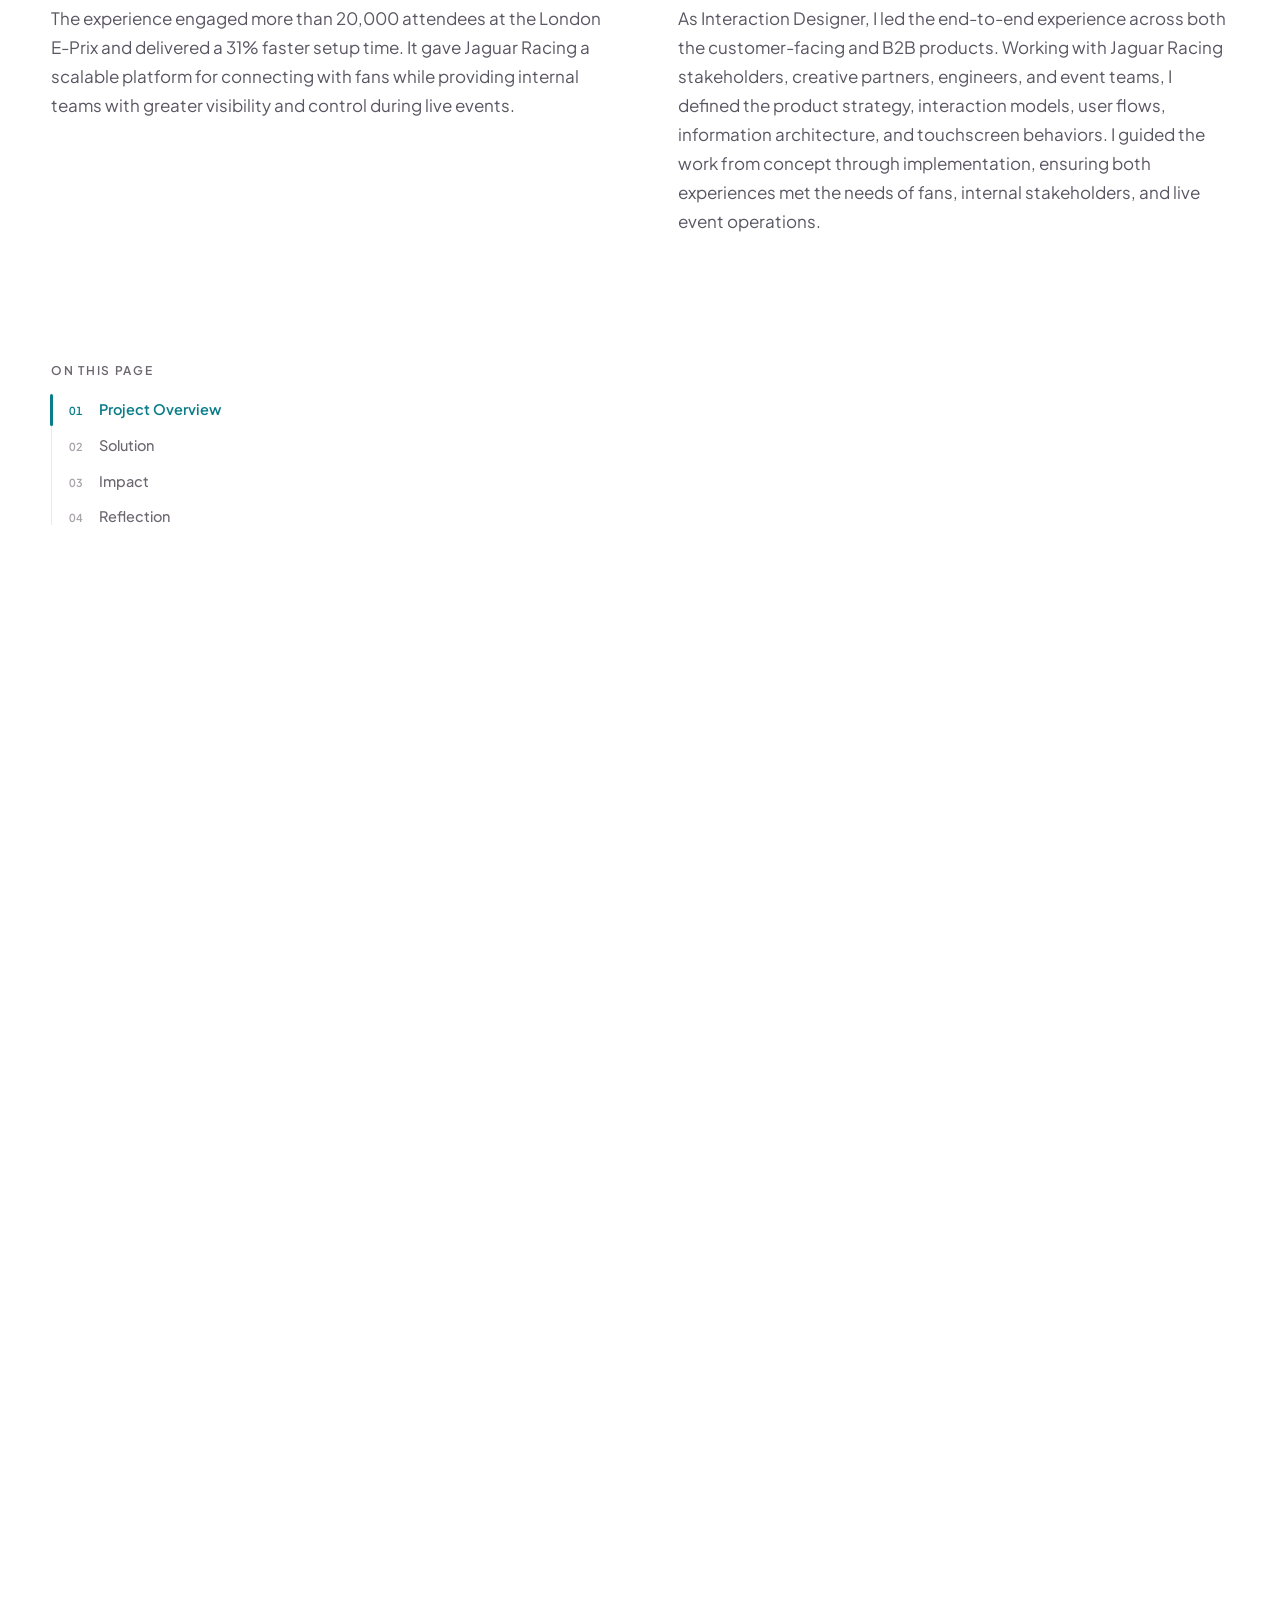
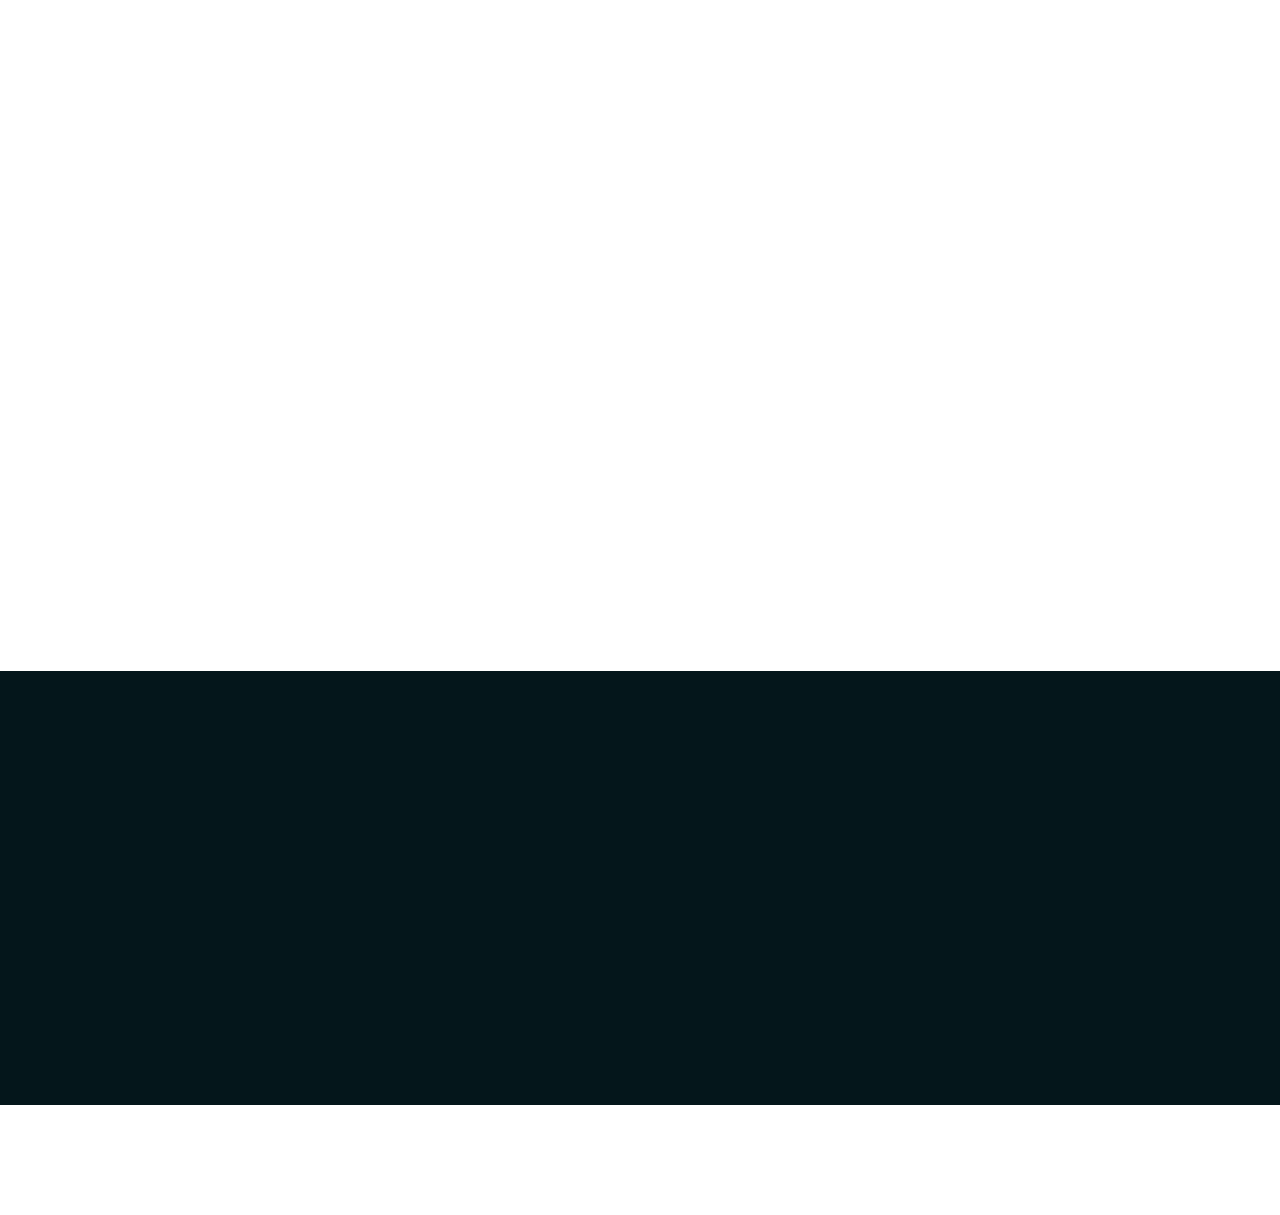
<file: jaguarracing/index.html>
<!doctype html>
<html lang="en">
<head>
  <meta charset="utf-8">
  <meta name="viewport" content="width=device-width, initial-scale=1">
  <title>Jaguar Gen 2 Formula E Interactive Installation — Priyanka Lakkad Portfolio</title>
  <link rel="icon" href="../favicon.svg?v=2" type="image/svg+xml">
  <link rel="icon" href="../favicon-32.png?v=2" sizes="32x32" type="image/png">
  <link rel="apple-touch-icon" href="../apple-touch-icon.png?v=2">
  <meta name="description" content="An interactive touchscreen experience for Formula E fans, paired with an operational tool that helped Jaguar Racing’s event teams run it live.">
  <!-- Prototype apps: open the connection early so they boot faster -->
  <link rel="preconnect" href="https://jaguar-racing-operations.plakkad.chatgpt.site">
  <link rel="preconnect" href="https://fonts.googleapis.com">
  <link rel="preconnect" href="https://fonts.gstatic.com" crossorigin>
  <link href="https://fonts.googleapis.com/css2?family=Plus+Jakarta+Sans:wght@400;500;600;700;800&display=swap" rel="stylesheet">
  <link rel="stylesheet" href="../styles.css?v=294">
  <script>document.documentElement.classList.add("js");</script>
</head>
<body class="case-page accent-theme" style="--accent: #0b7d8a; --cta-bg: #04161b; --cta-highlight: #7fd6df">
  <!--
    CASE STUDY TEMPLATE
    Every project page uses this same structure. To fill one in, replace the
    placeholder text, and swap each <div class="media">…</div> for an image:
      <div class="media"><img src="images/your-screen.png" alt="Describe the screen"></div>
    Screens are shown at 16:10 (standard desktop size, e.g. 1440×900).
    The section menu is built from the <section id="…"> blocks: keep the ids
    and menu links in sync if you add or remove a section.
  -->
  <header class="header">
    <div class="container header-inner">
      <a class="logo" href="../index.html">PL</a>
      <nav>
        <a href="../index.html#work" aria-current="page">Work</a>
        <a href="../about.html">About</a>
        <a href="../resume.html">Resume</a>
        <a href="../index.html#contact" class="nav-cta">Contact</a>
      </nav>
    </div>
  </header>

  <main>
    <!-- Intro -->
    <section class="container case-hero">
      <a class="back-link" href="../index.html#work">← All work</a>
      <p class="panel-kicker">Jaguar Racing</p>
      <h1>Jaguar Gen 2 Formula E Interactive Installation</h1>
      <p class="case-lede">An interactive touchscreen experience for Formula E fans, paired with an operational tool that helped Jaguar Racing’s event teams run it live.</p>
      <dl class="case-facts">
        <div><dt class="cred-label">Role</dt><dd>Interaction Designer</dd></div>
        <div><dt class="cred-label">Timeline</dt><dd>Duration</dd></div>
        <div><dt class="cred-label">Industry</dt><dd>Motorsport</dd></div>
        <div><dt class="cred-label">Focus</dt><dd>Your focus</dd></div>
      </dl>
    </section>

    <!-- Project overview: a wide visual on top, then the overview in a 2x2 grid -->
    <section class="container case-overview overview-wide" id="overview">
      <div class="overview-media">
        <!-- The installation video lives in a LinkedIn post that can't be embedded,
             so the TV links out to it -->
        <div class="tv-stage">
          <a class="tv tv-watch" href="https://www.linkedin.com/posts/scott-daniels-_tcssummit-buildingonbelief-tcsinteractive-ugcPost-6960677508560150528-H-Hb/" target="_blank" rel="noopener">
            <div class="tv-body">
              <img src="../images/tv-screen.jpg" alt="Gen 2 race car on a TV screen, with Explore and Track options">
            </div>
            <div class="tv-neck"></div>
            <div class="tv-base"></div>
            <span class="tv-caption">Watch the installation on LinkedIn <svg viewBox="0 0 24 24" aria-hidden="true"><path d="M7 17 17 7M9 7h8v8"/></svg></span>
          </a>
        </div>
      </div>
      <div class="overview-text">
        <p class="case-num">01 · Project Overview</p>
        <div class="case-sub" id="overview-problem">
          <h3>The Problem</h3>
          <p>Jaguar Racing needed a more compelling way to engage thousands of attendees during live Formula E race weekends. Event teams also lacked a centralized way to track audience engagement, content performance, and the operational status of the experience in real time.</p>
        </div>
        <div class="case-sub" id="overview-solution">
          <h3>The Solution</h3>
          <p>I designed a connected experience comprising two products: an interactive touchscreen platform for fans and a B2B operational tool for event teams. The fan experience transformed race-day content into an intuitive journey, while the internal platform enabled stakeholders to monitor engagement, manage dynamic content, and track performance across the event.</p>
        </div>
        <div class="case-sub" id="overview-impact">
          <h3>The Impact</h3>
          <p>The experience engaged more than 20,000 attendees at the London E-Prix and delivered a 31% faster setup time. It gave Jaguar Racing a scalable platform for connecting with fans while providing internal teams with greater visibility and control during live events.</p>
        </div>
        <div class="case-sub" id="overview-role">
          <h3>My Role</h3>
          <p>As Interaction Designer, I led the end-to-end experience across both the customer-facing and B2B products. Working with Jaguar Racing stakeholders, creative partners, engineers, and event teams, I defined the product strategy, interaction models, user flows, information architecture, and touchscreen behaviors. I guided the work from concept through implementation, ensuring both experiences met the needs of fans, internal stakeholders, and live event operations.</p>
        </div>
      </div>
    </section>

    <!-- Story with a sticky section menu (left on desktop, top bar on phones) -->
    <div class="container case-layout">
      <nav class="case-toc" aria-label="Case study sections">
        <div class="toc-head"><p class="cred-label">On this page</p></div>
        <ol id="case-toc">
          <span class="toc-marker" aria-hidden="true"></span>
          <li><a href="#overview">Project Overview</a></li>
          <li><a href="#solution">Solution</a></li>
          <li><a href="#impact">Impact</a></li>
          <li><a href="#reflection">Reflection</a></li>
        </ol>
      </nav>

      <div class="case-content">
        <section class="case-section" id="solution" data-reveal>
          <p class="case-num">02 · Solution</p>
          <p>Two connected products: a touchscreen experience for fans and an operational tool for event teams.</p>
          <!-- Key screens, shown as a stepper like the ProcureFlow case study -->
          <div class="stepper" data-stepper>
            <div class="stepper-head">
            <div class="stepper-tabs" role="tablist" aria-label="Jaguar installation screens">
            <button class="stepper-tab" role="tab" aria-selected="true" aria-controls="step-gen2" data-step="0">
              <span class="stepper-name">Gen 2</span>
            </button>
            <button class="stepper-tab" role="tab" aria-selected="false" aria-controls="step-explore" data-step="1">
              <span class="stepper-name">Explore</span>
            </button>
            <button class="stepper-tab" role="tab" aria-selected="false" aria-controls="step-track" data-step="2">
              <span class="stepper-name">Track</span>
            </button>
            <button class="stepper-tab" role="tab" aria-selected="false" aria-controls="step-ops" data-step="3">
              <span class="stepper-name">Operations Tool</span>
            </button>
            </div>
            </div>
            <div class="stepper-panels">
            <div class="stepper-panel is-active" id="step-gen2" role="tabpanel" data-panel="0">
              <div class="stepper-screen is-live is-video"><video data-inview muted loop playsinline preload="none" poster="../videos/jaguar-gen2-poster.jpg" aria-label="The Gen 2 screen: the race car turning on its own, with the Gen 2, Explore and Track menu"><source src="../videos/jaguar-gen2.mp4" type="video/mp4"></video></div>
              <p class="stepper-caption">Created to draw fans in from across the fan zone, with the car turning on its own and Gen 2, Explore and Track always one tap away.</p>
            </div>
            <div class="stepper-panel" id="step-explore" role="tabpanel" data-panel="1">
              <div class="stepper-screen is-live is-video"><video data-inview muted loop playsinline preload="none" poster="../videos/jaguar-explore-poster.jpg" aria-label="Explore: a fan rotating the Gen 2 race car by touch"><source src="../videos/jaguar-explore.mp4" type="video/mp4"></video></div>
              <p class="stepper-caption">Created to let fans rotate the car by touch and inspect it from every angle at their own pace.</p>
            </div>
            <div class="stepper-panel" id="step-track" role="tabpanel" data-panel="2">
              <div class="stepper-screen is-live is-video"><video data-inview muted loop playsinline preload="none" poster="../videos/jaguar-track-poster.jpg" aria-label="Track: a fan panning across the 3D London E-Prix circuit"><source src="../videos/jaguar-track.mp4" type="video/mp4"></video></div>
              <p class="stepper-caption">Created to bring the London E-Prix circuit to life as a 3D map fans can pan across, following each numbered turn of the track.</p>
            </div>
            <div class="stepper-panel" id="step-ops" role="tabpanel" data-panel="3">
              <div class="stepper-screen is-live is-scroll" data-h="1000" tabindex="0" aria-label="Scrollable screen"><span class="stepper-hint" aria-hidden="true">Scroll to explore</span><iframe data-src="https://jaguar-racing-operations.plakkad.chatgpt.site/" title="Jaguar Racing Operations: Race control dashboard" referrerpolicy="no-referrer" tabindex="-1"></iframe></div>
              <p class="stepper-caption">Created to give event teams a live view of the experience during the race: how many fans are using it, how many complete an interaction, and how attendance builds over time.</p>
            </div>
            </div>
            <div class="stepper-nav">
              <button class="stepper-arrow" type="button" data-dir="-1" aria-label="Previous screen"><svg viewBox="0 0 24 24" aria-hidden="true"><path d="M15 6l-6 6 6 6"/></svg></button>
              <span class="stepper-count"><b data-current>1</b> / 4</span>
              <button class="stepper-arrow" type="button" data-dir="1" aria-label="Next screen"><svg viewBox="0 0 24 24" aria-hidden="true"><path d="M9 6l6 6-6 6"/></svg></button>
            </div>
          </div>
        </section>
        <section class="case-section" id="impact" data-reveal>
          <p class="case-num">03 · Impact</p>
          <div class="case-impact is-two">
            <div class="impact"><span class="metric-num">20,000+</span><span class="metric-label">Attendees engaged at the London E-Prix</span></div>
            <div class="impact"><span class="metric-num">31%</span><span class="metric-label">Faster setup time for event teams</span></div>
          </div>
        </section>
        <section class="case-section" id="reflection" data-reveal>
          <p class="case-num">04 · Reflection</p>
          <div class="reflect-grid">
            <div class="reflect-col" id="reflection-worked">
              <!-- Simple graphic: a brief brand moment on one side, a lasting fan connection on the other -->
              <div class="reflect-art" aria-hidden="true">
                <div class="split">
                  <span class="split-pill">Brief brand moment</span>
                  <span class="split-line"></span>
                  <span class="split-pill is-human">Meaningful fan connection</span>
                </div>
              </div>
              <h3>What Worked Well</h3>
              <p>This project reinforced how thoughtful interaction design can turn a brief brand moment into a meaningful connection. By making the car and the circuit tangible through touch, the experience gave thousands of fans at the London E-Prix a reason to stop, engage, and spend time with Jaguar Racing, while the operations tool gave the team the visibility to run it with confidence on race day.</p>
            </div>
            <div class="reflect-col" id="reflection-next">
              <!-- Simple graphic: today's race-day touchscreen plus the moments that would extend it -->
              <div class="reflect-art" aria-hidden="true">
                <div class="unify">
                  <span class="unify-label">Beyond race day</span>
                  <div class="unify-chips">
                    <span>+ Pre-race anticipation</span>
                    <span class="is-now">Race-day touchscreen</span>
                    <span>+ Post-race follow-up</span>
                    <span>+ Season-long relationship</span>
                  </div>
                </div>
              </div>
              <h3>Next Steps</h3>
              <p>If I revisited the project, I would design for the relationship rather than the moment. I would explore how the experience could continue beyond race day, so that a single interaction at the track becomes the starting point for a longer-term relationship with the Jaguar brand across the season.</p>
            </div>
          </div>
        </section>
      </div>
    </div>

    <!-- Next project -->
    <section class="container next-project" data-reveal>
      <a href="../procureflow/">
        <span class="cred-label">Next project</span>
        <span class="next-title">ProcureFlow <span aria-hidden="true">→</span></span>
      </a>
    </section>
  </main>

  <section class="container cta" id="contact">
    <div class="cta-text" data-reveal>
      <p class="availability"><span class="avail-dot"></span>Available for full-time product design opportunities</p>
      <h2>Let's build <span class="highlight">intelligent systems</span> together.</h2>
      <p class="cta-note">I'm always happy to connect about product design, emerging AI experiences, or new opportunities.</p>
      <a class="btn btn-secondary" href="../resume.html">View resume</a>
    </div>

    <ul class="contact-list" data-reveal style="--d:.1s">
      <li class="contact-row">
        <span class="contact-label">Email</span>
        <a class="contact-value" href="mailto:plakkad06@gmail.com">plakkad06@gmail.com</a>
        <button class="copy-btn" type="button" data-copy="plakkad06@gmail.com">Copy</button>
      </li>
      <li class="contact-row">
        <span class="contact-label">LinkedIn</span>
        <a class="contact-value" href="https://www.linkedin.com/in/priyankalakkad/" target="_blank" rel="noopener">in/priyankalakkad</a>
        <svg class="row-arrow" viewBox="0 0 24 24" aria-hidden="true"><path d="M7 17 17 7M9 7h8v8"/></svg>
      </li>
      <li class="contact-row">
        <span class="contact-label">Instagram</span>
        <a class="contact-value" href="https://www.instagram.com/drummerpriyanka/" target="_blank" rel="noopener">@drummerpriyanka</a>
        <svg class="row-arrow" viewBox="0 0 24 24" aria-hidden="true"><path d="M7 17 17 7M9 7h8v8"/></svg>
      </li>
    </ul>
  </section>

  <footer class="container site-footer" data-reveal>
    <p>© 2026 Priyanka Lakkad</p>
  </footer>

  <button class="to-top" id="to-top" aria-label="Back to top">
    <svg class="to-top-ring" viewBox="0 0 48 48" aria-hidden="true">
      <circle cx="24" cy="24" r="22" class="to-top-track"/>
      <circle cx="24" cy="24" r="22" class="to-top-progress"/>
    </svg>
    <svg class="to-top-arrow" viewBox="0 0 24 24" aria-hidden="true"><path d="M12 19V5M5.5 11.5 12 5l6.5 6.5"/></svg>
  </button>

  <script src="../contact.js?v=1"></script>
  <script src="../scroll.js?v=12"></script>
  <script src="../logo.js?v=10"></script>
  <script src="../stepper.js?v=7"></script>
  <script src="../video.js?v=2"></script>
  <script src="../case.js?v=9"></script>
  <script src="../warm.js?v=1"></script>
  <script src="../inner-scroll.js?v=1"></script>
</body>
</html>
</file>
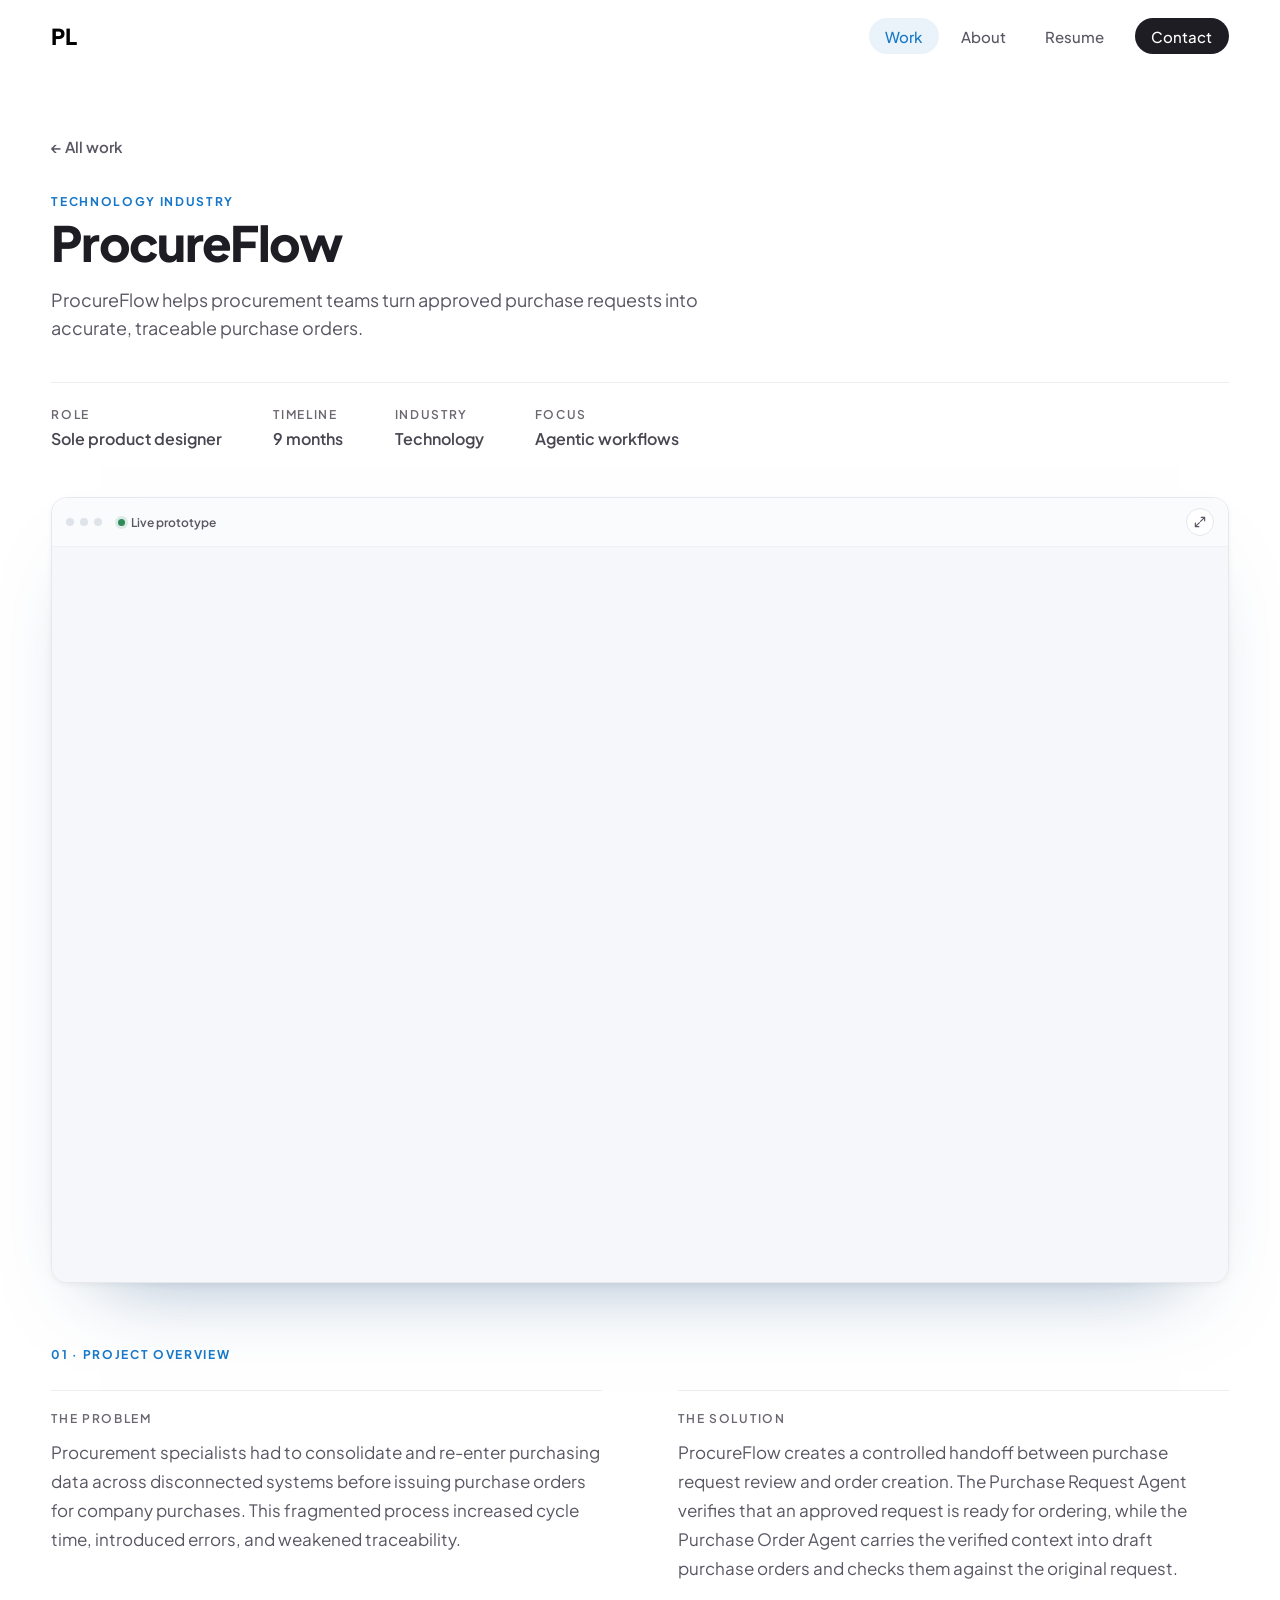
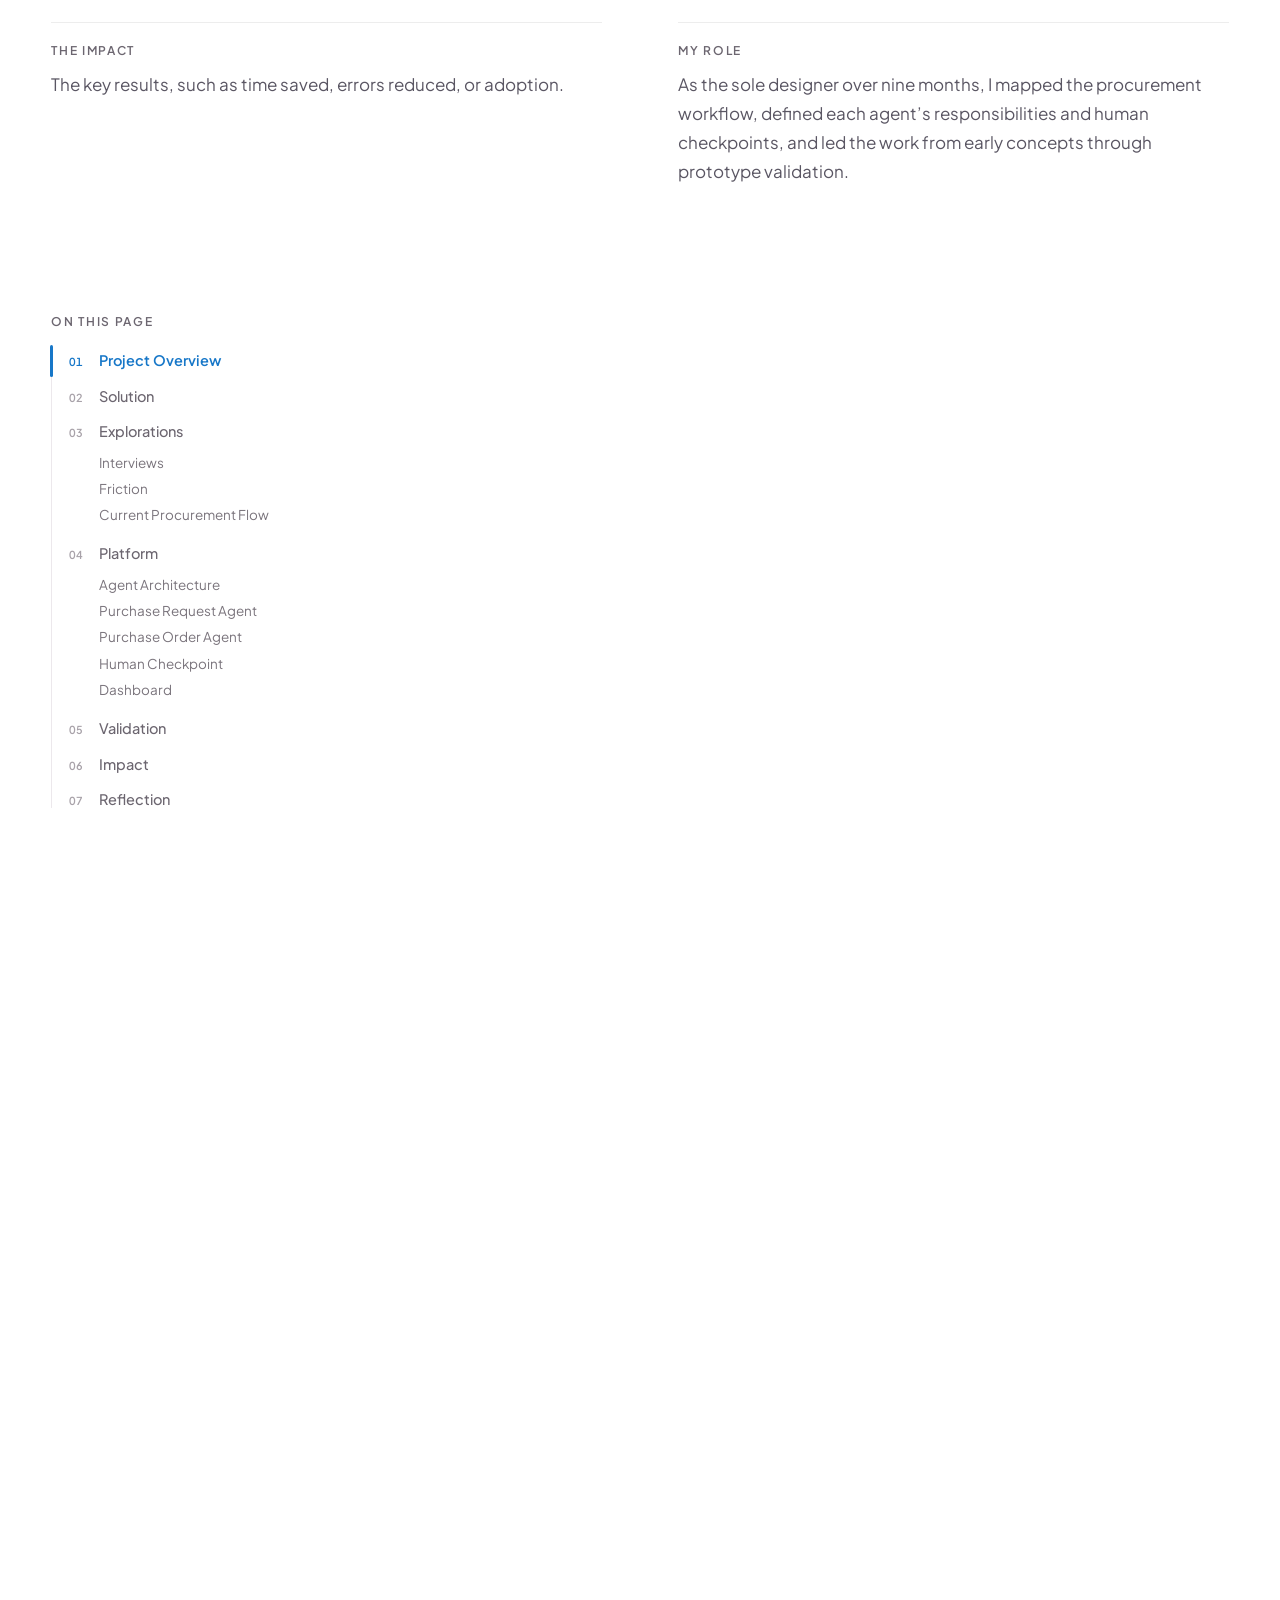
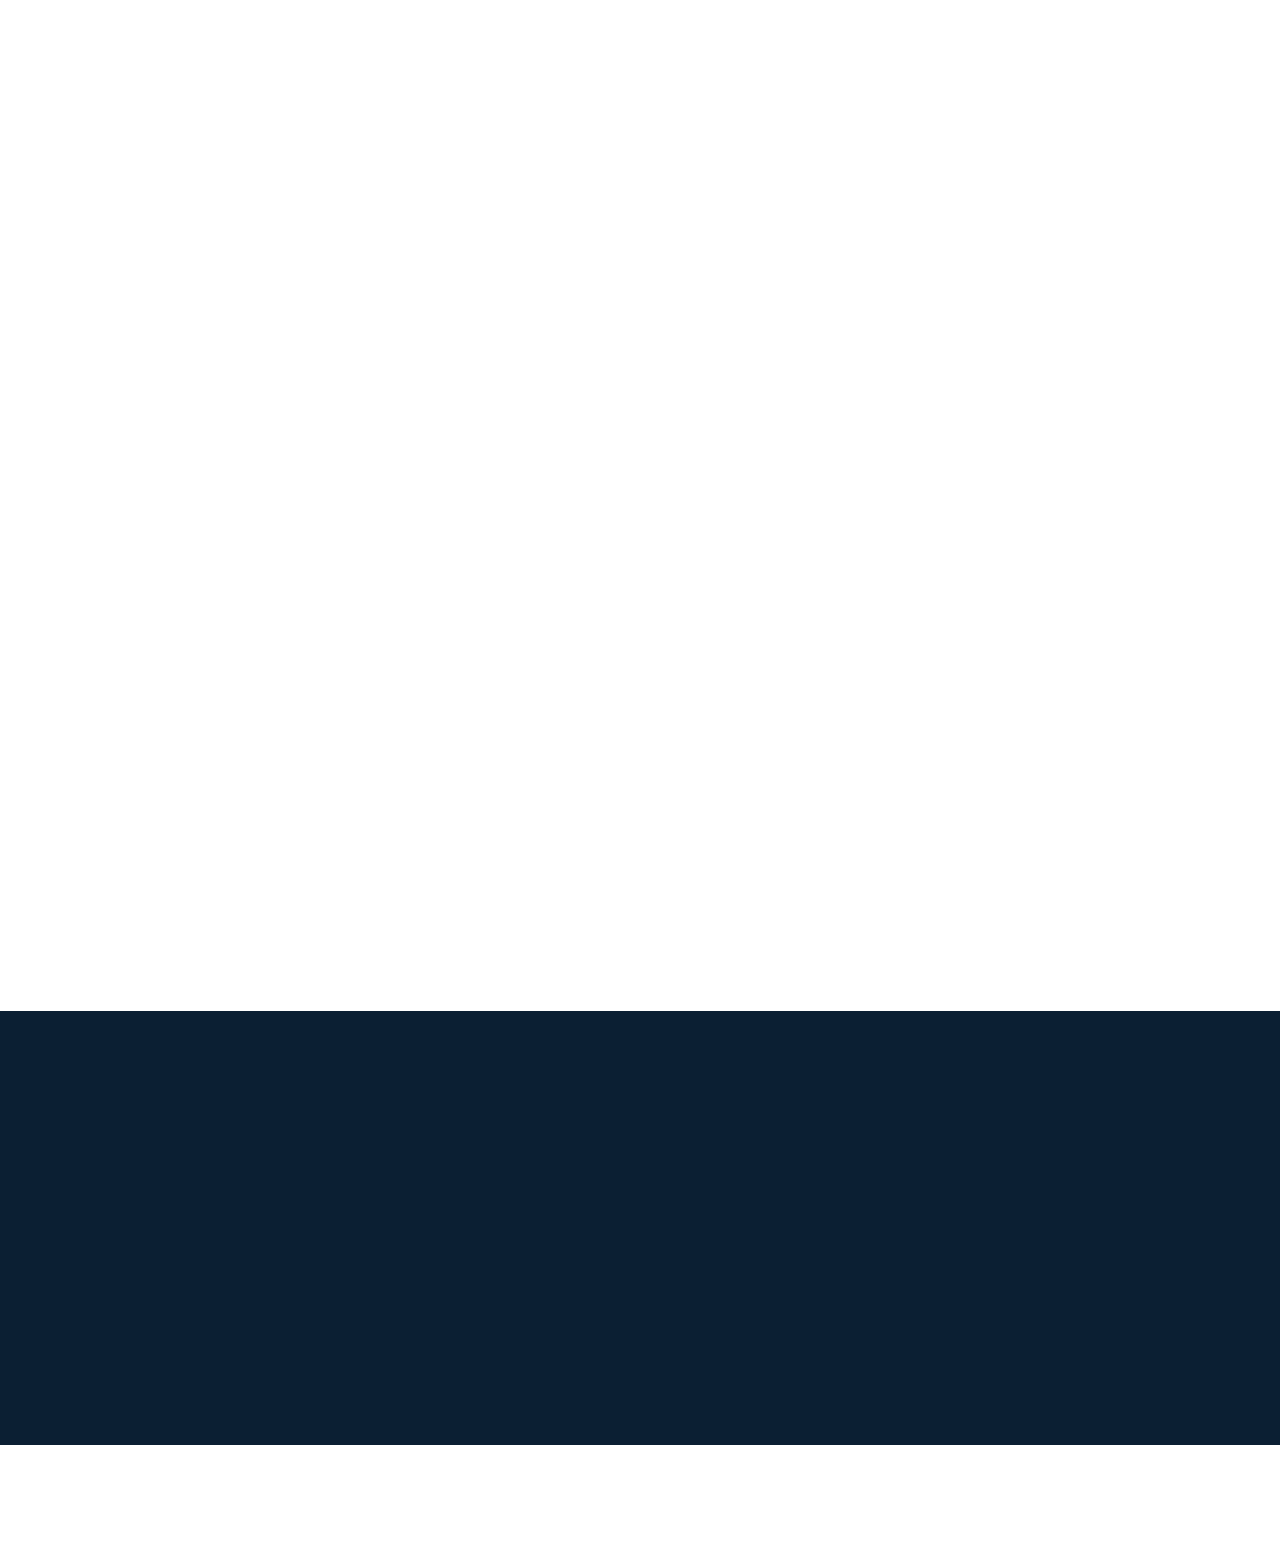
<file: procureflow/index.html>
<!doctype html>
<html lang="en">
<head>
  <meta charset="utf-8">
  <meta name="viewport" content="width=device-width, initial-scale=1">
  <title>ProcureFlow — Priyanka Lakkad Portfolio</title>
  <link rel="icon" href="../favicon.svg?v=2" type="image/svg+xml">
  <link rel="icon" href="../favicon-32.png?v=2" sizes="32x32" type="image/png">
  <link rel="apple-touch-icon" href="../apple-touch-icon.png?v=2">
  <meta name="description" content="ProcureFlow helps procurement teams turn approved purchase requests into accurate, traceable purchase orders.">
  <!-- Prototype apps: open the connection early so they boot faster -->
  <link rel="preconnect" href="https://procureflow-operations.plakkad.chatgpt.site">
  <link rel="preconnect" href="https://fonts.googleapis.com">
  <link rel="preconnect" href="https://fonts.gstatic.com" crossorigin>
  <link href="https://fonts.googleapis.com/css2?family=Plus+Jakarta+Sans:wght@400;500;600;700;800&display=swap" rel="stylesheet">
  <link rel="stylesheet" href="../styles.css?v=294">
  <script>document.documentElement.classList.add("js");</script>
</head>
<body class="case-page accent-theme" style="--accent: #1777c8">
  <!--
    CASE STUDY TEMPLATE
    Every project page uses this same structure. To fill one in, replace the
    placeholder text, and swap each <div class="media">…</div> for an image:
      <div class="media"><img src="images/your-screen.png" alt="Describe the screen"></div>
    Screens are shown at 16:10 (standard desktop size, e.g. 1440×900).
    The section menu is built from the <section id="…"> blocks: keep the ids
    and menu links in sync if you add or remove a section.
  -->
  <header class="header">
    <div class="container header-inner">
      <a class="logo" href="../index.html">PL</a>
      <nav>
        <a href="../index.html#work" aria-current="page">Work</a>
        <a href="../about.html">About</a>
        <a href="../resume.html">Resume</a>
        <a href="../index.html#contact" class="nav-cta">Contact</a>
      </nav>
    </div>
  </header>

  <main>
    <!-- Intro -->
    <section class="container case-hero">
      <a class="back-link" href="../index.html#work">← All work</a>
      <p class="panel-kicker">Technology Industry</p>
      <h1>ProcureFlow</h1>
      <p class="case-lede">ProcureFlow helps procurement teams turn approved purchase requests into accurate, traceable purchase orders.</p>
      <dl class="case-facts">
        <div><dt class="cred-label">Role</dt><dd>Sole product designer</dd></div>
        <div><dt class="cred-label">Timeline</dt><dd>9 months</dd></div>
        <div><dt class="cred-label">Industry</dt><dd>Technology</dd></div>
        <div><dt class="cred-label">Focus</dt><dd>Agentic workflows</dd></div>
      </dl>
    </section>

    <!-- Project overview: a wide wireframe on top, then the overview in a 2x2 grid -->
    <section class="container case-overview overview-wide" id="overview">
      <div class="overview-media">
        <!-- Wireframe goes here: replace this block with <img src="../images/procureflow-wireframe.png" alt="..."> -->
        <div class="live live-hero" data-live>
          <div class="proto-frame">
            <div class="proto-bar"><span></span><span></span><span></span>
              <span class="live-badge"><i></i>Live prototype</span>
              <button class="proto-expand" type="button" aria-label="Expand prototype" data-expand>
                <svg class="ic-open" viewBox="0 0 24 24" aria-hidden="true"><path d="M14 4h6v6M10 20H4v-6M20 4l-7 7M4 20l7-7"/></svg>
                <svg class="ic-close" viewBox="0 0 24 24" aria-hidden="true"><path d="M6 6l12 12M18 6L6 18"/></svg>
              </button>
            </div>
            <div class="live-stage">
              <span class="live-loading">Loading prototype…</span>
              <iframe data-src="https://procureflow-operations.plakkad.chatgpt.site/" title="ProcureFlow interactive prototype" referrerpolicy="no-referrer"></iframe>
            </div>
          </div>
        </div>
      </div>
      <div class="overview-text">
        <p class="case-num">01 · Project Overview</p>
        <div class="case-sub" id="overview-problem">
          <h3>The Problem</h3>
          <p>Procurement specialists had to consolidate and re-enter purchasing data across disconnected systems before issuing purchase orders for company purchases. This fragmented process increased cycle time, introduced errors, and weakened traceability.</p>
        </div>
        <div class="case-sub" id="overview-solution">
          <h3>The Solution</h3>
          <p>ProcureFlow creates a controlled handoff between purchase request review and order creation. The Purchase Request Agent verifies that an approved request is ready for ordering, while the Purchase Order Agent carries the verified context into draft purchase orders and checks them against the original request.</p>
        </div>
        <div class="case-sub" id="overview-impact">
          <h3>The Impact</h3>
          <p>The key results, such as time saved, errors reduced, or adoption.</p>
        </div>
        <div class="case-sub" id="overview-role">
          <h3>My Role</h3>
          <p>As the sole designer over nine months, I mapped the procurement workflow, defined each agent’s responsibilities and human checkpoints, and led the work from early concepts through prototype validation.</p>
        </div>
      </div>
    </section>

    <!-- Story with a sticky section menu (left on desktop, top bar on phones) -->
    <div class="container case-layout">
      <nav class="case-toc" aria-label="Case study sections">
        <div class="toc-head"><p class="cred-label">On this page</p></div>
        <ol id="case-toc">
          <span class="toc-marker" aria-hidden="true"></span>
          <li><a href="#overview">Project Overview</a></li>
          <li><a href="#solutions">Solution</a></li>
          <li><a href="#explorations">Explorations</a>
            <ol class="toc-sub">
              <li><a href="#explorations-interviews">Interviews</a></li>
              <li><a href="#explorations-friction">Friction</a></li>
              <li><a href="#explorations-mapping">Current Procurement Flow</a></li>
            </ol>
          </li>
          <li><a href="#platform">Platform</a>
            <ol class="toc-sub">
              <li><a href="#platform-architecture">Agent Architecture</a></li>
              <li><a href="#platform-pr-agent">Purchase Request Agent</a></li>
              <li><a href="#platform-po-agent">Purchase Order Agent</a></li>
              <li><a href="#platform-handoff">Human Checkpoint</a></li>
              <li><a href="#platform-dashboard">Dashboard</a></li>
            </ol>
          </li>
          <li><a href="#validation">Validation</a></li>
          <li><a href="#impact">Impact</a></li>
          <li><a href="#reflection">Reflection</a></li>
        </ol>
      </nav>

      <div class="case-content">
        <section class="case-section" id="solutions" data-reveal>
          <p class="case-num">02 · Solution</p>
          <p>Four screens carry a purchase request from review to purchase order.</p>
          <!-- Four key screens, shown as a stepper that follows the workflow -->
          <div class="stepper" data-stepper>
            <div class="stepper-head">
            <div class="stepper-tabs" role="tablist" aria-label="ProcureFlow screens">
            <button class="stepper-tab" role="tab" aria-selected="true" aria-controls="step-dashboard" data-step="0">
              <span class="stepper-name">Dashboard</span>
            </button>
            <button class="stepper-tab" role="tab" aria-selected="false" aria-controls="step-pr-review" data-step="1">
              <span class="stepper-name">PR Review</span>
            </button>
            <button class="stepper-tab" role="tab" aria-selected="false" aria-controls="step-handoff" data-step="2">
              <span class="stepper-name">Human Checkpoint</span>
            </button>
            <button class="stepper-tab" role="tab" aria-selected="false" aria-controls="step-po-flow" data-step="3">
              <span class="stepper-name">PO Flow</span>
            </button>
            </div>
            <a class="case-jump" href="#platform-pr-agent">Explore the platform<svg viewBox="0 0 24 24" aria-hidden="true"><path d="M5 12h14M13 6l6 6-6 6"/></svg></a>
            </div>
            <div class="stepper-panels">
            <div class="stepper-panel is-active" id="step-dashboard" role="tabpanel" data-panel="0">
              <div class="stepper-screen is-live is-scroll" data-h="1023" tabindex="0" aria-label="Scrollable screen"><span class="stepper-hint" aria-hidden="true">Scroll to explore</span><iframe data-src="https://procureflow-operations.plakkad.chatgpt.site/#/overview" title="ProcureFlow: Overview dashboard" referrerpolicy="no-referrer" tabindex="-1"></iframe></div>
              <p class="stepper-caption">Created to help procurement teams prioritize exceptions and intervene when an agent needs human judgment.</p>
            </div>
            <div class="stepper-panel" id="step-pr-review" role="tabpanel" data-panel="1">
              <div class="stepper-screen is-live is-scroll" data-h="2151" tabindex="0" aria-label="Scrollable screen"><span class="stepper-hint" aria-hidden="true">Scroll to explore</span><iframe data-src="https://procureflow-operations.plakkad.chatgpt.site/#/purchase-requests/PR-1048" title="ProcureFlow: Design equipment purchase request" referrerpolicy="no-referrer" tabindex="-1"></iframe></div>
              <p class="stepper-caption">Created to demonstrate how an approved request is validated against quotes, contracts, policy, and budget before becoming a financial commitment.</p>
            </div>
            <div class="stepper-panel" id="step-handoff" role="tabpanel" data-panel="2">
              <div class="stepper-screen is-live"><img src="../images/human-checkpoint-handoff.png?v=2" alt="PR to PO handoff modal for PR-1048, paused for approval before PO creation"></div>
              <p class="stepper-caption">Created to show how automation pauses for a specific exception that requires human accountability before PO creation.</p>
            </div>
            <div class="stepper-panel" id="step-po-flow" role="tabpanel" data-panel="3">
              <div class="stepper-screen is-live"><iframe data-src="https://procureflow-operations.plakkad.chatgpt.site/#/purchase-orders/PO-2088" title="ProcureFlow: Final purchase order, PO-2088" referrerpolicy="no-referrer" tabindex="-1"></iframe></div>
              <p class="stepper-caption">Created to demonstrate the final control point where procurement verifies and authorizes the vendor-facing order.</p>
            </div>
            </div>
            <div class="stepper-nav">
              <button class="stepper-arrow" type="button" data-dir="-1" aria-label="Previous screen"><svg viewBox="0 0 24 24" aria-hidden="true"><path d="M15 6l-6 6 6 6"/></svg></button>
              <span class="stepper-count"><b data-current>1</b> / 4</span>
              <button class="stepper-arrow" type="button" data-dir="1" aria-label="Next screen"><svg viewBox="0 0 24 24" aria-hidden="true"><path d="M9 6l6 6-6 6"/></svg></button>
            </div>
          </div>
        </section>
        <section class="case-section" id="explorations" data-reveal>
          <p class="case-num">03 · Explorations</p>
            <div class="case-sub" id="explorations-interviews">
              <h3>Interviews</h3>
              <p>I interviewed 7 procurement specialists to understand what happens after a purchase request is approved and how it becomes one or more purchase orders.</p>
              <div class="interview-row">
                <figure class="persona-card">
                  <!-- Illustration: replace with a photo or drawing if you like -->
                  <svg class="persona-art" viewBox="0 0 120 120" aria-hidden="true">
                    <circle cx="60" cy="60" r="58" class="pa-bg"/>
                    <path class="pa-body" d="M24 112c4-22 18-34 36-34s32 12 36 34"/>
                    <circle class="pa-head" cx="60" cy="48" r="20"/>
                    <path class="pa-hair" d="M40 46c0-14 9-22 20-22s21 7 21 21c-5-6-12-9-21-9s-14 4-20 10z"/>
                    <rect class="pa-doc" x="72" y="80" width="26" height="32" rx="3"/>
                    <path class="pa-doc-line" d="M77 89h16M77 95h16M77 101h10"/>
                  </svg>
                  <figcaption>
                    <span class="persona-tag">Main persona</span>
                    <strong>Procurement Specialist</strong>
                    <span>Turns approved purchase requests into one or more purchase orders.</span>
                  </figcaption>
                </figure>
                <blockquote class="quote interview-quote">“Approval tells me we can spend the money. It doesn’t mean the request is ready to become a purchase order.”<cite>From procurement specialist interview</cite></blockquote>
              </div>
            </div>
            <div class="case-sub" id="explorations-friction">
              <h3>Friction</h3>
            <p>The difficult work began after purchase request approval. Procurement had to turn an internal request into an external vendor commitment while preserving the approved scope, value, evidence, and decision history.</p>
            <p>Three problems repeated:</p>
            <div class="friction-cards">
              <figure class="friction-card">
                <svg class="fc-art" viewBox="0 0 200 120" aria-hidden="true">
                  <g class="fc-box"><rect x="8" y="10" width="44" height="30" rx="6"/><rect x="8" y="80" width="44" height="30" rx="6"/><rect x="148" y="10" width="44" height="30" rx="6"/><rect x="148" y="80" width="44" height="30" rx="6"/></g>
                  <g class="fc-lab"><text x="30" y="29">Request</text><text x="30" y="99">Quote</text><text x="170" y="29">Contract</text><text x="170" y="99">Approval</text></g>
                  <g class="fc-dash"><path d="M52 25 L84 52"/><path d="M52 95 L84 68"/><path d="M148 25 L116 52"/><path d="M148 95 L116 68"/></g>
                  <circle class="fc-hub" cx="100" cy="60" r="16"/><path class="fc-q" d="M95 55a5 5 0 1 1 7 4.5c-1.6.8-2 1.6-2 3.2M100 67.5v.5"/>
                </svg>
                <figcaption><span class="fc-num">01</span><strong>Scattered context</strong><span>Request details, quotes, contracts, and approvals had to be reconstructed across systems.</span></figcaption>
              </figure>
              <figure class="friction-card">
                <svg class="fc-art" viewBox="0 0 200 120" aria-hidden="true">
                  <g class="fc-box"><rect x="12" y="40" width="46" height="40" rx="6"/></g>
                  <g class="fc-lab"><text x="35" y="63">PR</text></g>
                  <g class="fc-line"><path d="M58 60 C 90 60, 95 22, 128 22"/><path d="M58 60 L128 60"/><path d="M58 60 C 90 60, 95 98, 128 98"/></g>
                  <g class="fc-box small"><rect x="128" y="10" width="40" height="24" rx="5"/><rect x="128" y="48" width="40" height="24" rx="5"/><rect x="128" y="86" width="40" height="24" rx="5"/></g>
                  <g class="fc-lab small"><text x="148" y="26">PO 1</text><text x="148" y="64">PO 2</text><text x="148" y="102">PO 3</text></g>
                  <g class="fc-warn"><circle cx="186" cy="60" r="9"/><text x="186" y="64">≠</text></g>
                </svg>
                <figcaption><span class="fc-num">02</span><strong>One request, many orders</strong><span>One approved purchase request could create multiple purchase orders, making line-item allocation and total reconciliation harder.</span></figcaption>
              </figure>
              <figure class="friction-card">
                <svg class="fc-art" viewBox="0 0 200 120" aria-hidden="true">
                  <g class="fc-box"><rect x="10" y="40" width="46" height="40" rx="6"/><rect x="144" y="40" width="46" height="40" rx="6"/></g>
                  <g class="fc-lab"><text x="33" y="63">PR</text><text x="167" y="63">PO</text></g>
                  <g class="fc-line"><path d="M56 60 L88 60"/><path d="M112 60 L144 60"/></g>
                  <g class="fc-break"><path d="M92 52 L98 68"/><path d="M102 52 L108 68"/></g>
                  <g class="fc-chips"><rect x="62" y="10" width="34" height="16" rx="8"/><rect x="104" y="10" width="34" height="16" rx="8"/><rect x="62" y="94" width="34" height="16" rx="8"/><rect x="104" y="94" width="34" height="16" rx="8"/></g>
                  <g class="fc-chiplab"><text x="79" y="21">Price</text><text x="121" y="21">Qty</text><text x="79" y="105">Vendor</text><text x="121" y="105">Terms</text></g>
                </svg>
                <figcaption><span class="fc-num">03</span><strong>Untraceable changes</strong><span>Changes in price, quantity, vendor, or terms were difficult to trace back to the approved purchase request.</span></figcaption>
              </figure>
            </div>
            <p class="friction-focus">I defined the end-to-end procurement experience, including the workflows, decision points, and controls that connect <span class="highlight">purchase request review</span> to <span class="highlight">purchase order execution</span>.</p>
            </div>
            <div class="case-sub" id="explorations-mapping">
              <h3>Current Procurement Flow</h3>
              <p>I mapped the end-to-end purchasing journey to identify critical handoffs and ownership boundaries. The core design challenge was to preserve the control between internal approval and vendor commitment while creating a continuous workflow for procurement specialists.</p>
              <figure class="flow-figure">
                <ol class="flow-steps" aria-label="Current procurement flow">
                  <li class="flow-step"><span class="flow-n">01</span><span class="flow-t">Employee submits purchase request</span></li>
                  <li class="flow-step"><span class="flow-n">02</span><span class="flow-t">Manager and budget owner approve request</span></li>
                  <li class="flow-step"><span class="flow-n">03</span><span class="flow-t">Procurement reviews request and documents</span></li>
                  <li class="flow-step is-pain"><span class="flow-flag">Friction</span><span class="flow-n">04</span><span class="flow-t">Context gathered across systems</span></li>
                  <li class="flow-step"><span class="flow-n">05</span><span class="flow-t">Procurement manually re-enters order data</span></li>
                  <li class="flow-step"><span class="flow-n">06</span><span class="flow-t">Purchase order created in ERP</span></li>
                  <li class="flow-step"><span class="flow-n">07</span><span class="flow-t">Vendor receives purchase order</span></li>
                </ol>
                <figcaption class="flow-caption">The current purchase request to purchase order flow. The highlighted step is where procurement pieced together context from disconnected systems before re-entering order data.</figcaption>
              </figure>
            </div>
        </section>
        <section class="case-section" id="platform" data-reveal>
          <p class="case-num">04 · Platform</p>
          <p>A walkthrough of the ProcureFlow platform.</p>
            <div class="case-sub" id="platform-architecture">
              <h3>Agent Architecture</h3>
              <p>Engineering designed and built the agent architecture; I partnered with them on where people needed to stay in the loop. Early on, the agents handed requests straight to order creation, and specialists didn’t trust purchase orders they couldn’t verify. I resolved this by adding a review step: once the agent has checked an approved purchase request, a procurement specialist confirms the request is accurate before it's sent for purchase order creation.</p>
              <figure class="feature">
<!-- Agent architecture: data sources -> agents with a human checkpoint -> ERP, with guardrails and audit underneath -->
                <figure class="arch" aria-label="ProcureFlow agent architecture. An approved purchase request triggers the Purchase Request Agent, which reads the request, quotes and documents, contracts and vendor data to verify readiness. A procurement specialist reviews the verified context at a controlled handoff. The Purchase Order Agent then drafts purchase orders and checks them against the approved request, and the purchase order document is created in the ERP.">
                  <div class="arch-grid">
                    <div class="arch-col arch-sources">
                      <p class="arch-label">Data sources</p>
                      <div class="arch-chip">Purchase request<span class="arch-sys">Procurement system</span></div>
                      <div class="arch-chip">Quotes &amp; documents<span class="arch-sys">Document repository</span></div>
                      <div class="arch-chip">Contracts<span class="arch-sys">Contract management system</span></div>
                      <div class="arch-chip">Vendor master<span class="arch-sys">ERP</span></div>
                    </div>

                    <div class="arch-col arch-core">
                      <p class="arch-label">ProcureFlow orchestration</p>
                      <div class="arch-trigger">Trigger · Purchase request approved</div>
                      <div class="arch-lane">
                        <div class="arch-agent">
                          <span class="arch-icon"><svg viewBox="0 0 24 24" aria-hidden="true"><path d="M5 12.5l4.2 4.2L19 7"/></svg></span>
                          <strong>Purchase Request Agent</strong>
                          <ul><li>Assembles request context</li><li>Checks quotes, contracts, vendor</li><li>Flags gaps for review</li></ul>
                        </div>
                        <div class="arch-human">
                          <span class="arch-icon human"><svg viewBox="0 0 24 24" aria-hidden="true"><circle cx="12" cy="8.5" r="3.5"/><path d="M5 20c1.2-3.6 4-5.5 7-5.5s5.8 1.9 7 5.5"/></svg></span>
                          <strong>Controlled handoff</strong>
                          <span>Specialist reviews and approves verified context</span>
                        </div>
                        <div class="arch-agent">
                          <span class="arch-icon"><svg viewBox="0 0 24 24" aria-hidden="true"><path d="M7 4h7l4 4v12H7z"/><path d="M14 4v4h4M10 13h5M10 16.5h5"/></svg></span>
                          <strong>Purchase Order Agent</strong>
                          <ul><li>Drafts one or more POs</li><li>Allocates line items</li><li>Reconciles totals to request</li></ul>
                        </div>
                      </div>
                    </div>

                    <div class="arch-col arch-outputs">
                      <p class="arch-label">Systems of record</p>
                      <div class="arch-chip out">Purchase order document created<span class="arch-sys">ERP</span></div>
                    </div>
                  </div>
                </figure>
                <figcaption><span>Two agents split the work at the point of approval. The Purchase Request Agent gathers and verifies context from the source systems, a procurement specialist approves it at the controlled handoff, and the Purchase Order Agent turns that verified context into a purchase order document in the ERP.</span></figcaption>
              </figure>
            </div>
            <div class="case-sub" id="platform-pr-agent">
              <h3>Purchase Request Agent</h3>
              <div class="proto proto-live" data-proto>
                <div class="proto-steps" role="tablist" aria-label="Purchase order flow">
                  <button class="proto-step" role="tab" aria-selected="true" data-go="0">Purchase Requests</button>
                  <button class="proto-step" role="tab" aria-selected="false" data-go="1">PR Verification</button>
                  <button class="proto-step" role="tab" aria-selected="false" data-go="2">Review PR</button>
                  <button class="proto-step" role="tab" aria-selected="false" data-go="3">Confirm Handoff</button>
                  <button class="proto-step" role="tab" aria-selected="false" data-go="4">PO Created</button>
                </div>

                <div class="proto-frame">
                  <div class="proto-bar"><span></span><span></span><span></span>
                    <button class="proto-expand" type="button" aria-label="Expand prototype" data-expand>
                      <svg class="ic-open" viewBox="0 0 24 24" aria-hidden="true"><path d="M14 4h6v6M10 20H4v-6M20 4l-7 7M4 20l7-7"/></svg>
                      <svg class="ic-close" viewBox="0 0 24 24" aria-hidden="true"><path d="M6 6l12 12M18 6L6 18"/></svg>
                    </button>
                  </div>
                  <div class="proto-screens">
                    <div class="proto-screen is-active" data-screen="0">
                      <iframe data-src="https://procureflow-operations.plakkad.chatgpt.site/#/purchase-requests" title="ProcureFlow prototype: Purchase Requests" referrerpolicy="no-referrer" tabindex="-1"></iframe>
                      <button class="proto-hot" data-x="295" data-y="379" data-zone="257,355,1158,50" data-next aria-label="Open PR-1048"><span class="proto-tip">Open PR-1048</span></button>
                    </div>
                    <div class="proto-screen" data-screen="1" data-h="2200" data-pan="310" style="--pan-dur: 3s">
                      <iframe data-src="https://procureflow-operations.plakkad.chatgpt.site/#/purchase-requests/PR-1048" title="ProcureFlow prototype: PR Verification" referrerpolicy="no-referrer" tabindex="-1"></iframe>
                      <button class="proto-scroll" type="button" data-next>Scroll down<svg viewBox="0 0 24 24" aria-hidden="true"><path d="M12 5v14M6 13l6 6 6-6"/></svg></button>
                    </div>
                    <div class="proto-screen" data-screen="2" data-h="2200" data-pan="1180" data-pan-delay="250" style="--pan-from: 310">
                      <iframe data-src="https://procureflow-operations.plakkad.chatgpt.site/#/purchase-requests/PR-1048" title="ProcureFlow prototype: Review PR" referrerpolicy="no-referrer" tabindex="-1"></iframe>
                      <button class="proto-hot" data-x="1240" data-y="1686" data-zone="1110,1662,262,48" data-next aria-label="Ready for PO"><span class="proto-tip">Ready for PO</span></button>
                    </div>
                    <div class="proto-screen" data-screen="3">
                      <iframe data-src="https://procureflow-operations.plakkad.chatgpt.site/#/purchase-requests/PR-1048/items/02/handoff" title="ProcureFlow prototype: Confirm Handoff" referrerpolicy="no-referrer" tabindex="-1"></iframe>
                      <!-- Two-step screen: tick the checkbox first, then confirm. The overlay mimics the checked state. -->
                      <div class="proto-overlay" aria-hidden="true">
                        <span class="fake-check" style="left:425px;top:521px"><svg viewBox="0 0 24 24"><path d="M5 12.5l4.2 4.2L19 7"/></svg></span>
                        <span class="fake-btn" style="left:427px;top:562px;width:586px;height:43px">Confirm handoff and review PO<svg viewBox="0 0 24 24"><path d="M5 12h14M13 6l6 6-6 6"/></svg></span>
                      </div>
                      <button class="proto-hot" data-x="435" data-y="531" data-zone="418,514,320,34" data-check aria-label="Tick the confirmation checkbox"><span class="proto-tip">Tick to confirm</span></button>
                      <button class="proto-hot" data-x="720" data-y="583" data-zone="427,562,586,43" data-next aria-label="Confirm handoff"><span class="proto-tip">Confirm handoff</span></button>
                    </div>
                    <div class="proto-screen" data-screen="4">
                      <iframe data-src="https://procureflow-operations.plakkad.chatgpt.site/#/purchase-requests/PR-1048/items/02/po-created" title="ProcureFlow prototype: PO Created" referrerpolicy="no-referrer" tabindex="-1"></iframe>
                      <button class="proto-restart" type="button" data-go="0">↺ Start over</button>
                    </div>
                  </div>
                </div>

                <div class="proto-foot">
                  <p class="proto-caption" aria-live="polite"></p>
                  <div class="proto-nav">
                    <button class="stepper-arrow" type="button" data-dir="-1" aria-label="Previous screen"><svg viewBox="0 0 24 24" aria-hidden="true"><path d="M15 6l-6 6 6 6"/></svg></button>
                    <span class="stepper-count"><b data-current>1</b> / 5</span>
                    <button class="stepper-arrow" type="button" data-dir="1" aria-label="Next screen"><svg viewBox="0 0 24 24" aria-hidden="true"><path d="M9 6l6 6-6 6"/></svg></button>
                  </div>
                </div>
                <template data-captions>
                  <p>Shows every approved purchase request waiting to become an order, so the specialist knows what to pick up next.</p>
                  <p>Surfaces anything the agent couldn't verify on the request, so the specialist resolves it before the order moves forward.</p>
                  <p>Checks each line item on its own, so items that pass can move ahead while flagged ones wait.</p>
                  <p>Asks the specialist to confirm the handoff before the agent creates a purchase order.</p>
                  <p>Confirms the purchase order was created and links it back to the request it came from.</p>
                </template>
              </div>
            </div>
            <div class="case-sub" id="platform-po-agent">
              <h3>Purchase Order Agent</h3>
              <div class="proto proto-live" data-proto>
                <div class="proto-steps is-compact" role="tablist" aria-label="Purchase order flow">
                  <button class="proto-step" role="tab" aria-selected="true" data-go="0">Purchase Orders</button>
                  <button class="proto-step" role="tab" aria-selected="false" data-go="1">PO Creation</button>
                  <button class="proto-step" role="tab" aria-selected="false" data-go="2">PO Issued</button>
                </div>

                <div class="proto-frame">
                  <div class="proto-bar"><span></span><span></span><span></span>
                    <button class="proto-expand" type="button" aria-label="Expand prototype" data-expand>
                      <svg class="ic-open" viewBox="0 0 24 24" aria-hidden="true"><path d="M14 4h6v6M10 20H4v-6M20 4l-7 7M4 20l7-7"/></svg>
                      <svg class="ic-close" viewBox="0 0 24 24" aria-hidden="true"><path d="M6 6l12 12M18 6L6 18"/></svg>
                    </button>
                  </div>
                  <div class="proto-screens">
                    <div class="proto-screen is-active" data-screen="0">
                      <iframe data-src="https://procureflow-operations.plakkad.chatgpt.site/#/purchase-orders" title="ProcureFlow prototype: Purchase orders" referrerpolicy="no-referrer" tabindex="-1"></iframe>
                      <button class="proto-hot" data-x="297" data-y="352" data-zone="257,324,1158,55" data-next aria-label="Open PO-2088, Design equipment"><span class="proto-tip is-left">Open PO-2088</span></button>
                    </div>
                    <div class="proto-screen" data-screen="1">
                      <iframe data-src="https://procureflow-operations.plakkad.chatgpt.site/#/purchase-orders/PO-2088" title="ProcureFlow prototype: Design equipment, PO-2088" referrerpolicy="no-referrer" tabindex="-1"></iframe>
                      <!-- Two-step screen: tick the confirmation, then Issue PO. The overlay mimics the checked state. -->
                      <div class="proto-overlay" aria-hidden="true">
                        <span class="fake-check is-outline is-light" style="left:274px;top:835px"><svg viewBox="0 0 24 24"><path d="M5 12.5l4.2 4.2L19 7"/></svg></span>
                        <span class="fake-btn is-issue" style="left:1296px;top:838px;width:102px;height:36px">Issue PO<svg viewBox="0 0 24 24"><path d="M22 2L11 13M22 2l-7 20-4-9-9-4 20-7z"/></svg></span>
                      </div>
                      <button class="proto-hot" data-x="282" data-y="843" data-zone="268,829,670,42" data-check aria-label="Tick to confirm the purchase order matches the approved request"><span class="proto-tip">Tick to confirm</span></button>
                      <button class="proto-hot" data-x="1384" data-y="856" data-zone="1296,838,102,36" data-next aria-label="Issue PO"><span class="proto-tip">Issue PO</span></button>
                    </div>
                    <!-- Issuing opens a confirmation modal; it only appears after clicking through in the app, so this is a capture at 1440×900 -->
                    <div class="proto-screen" data-screen="2">
                      <img src="../images/po-issued.png?v=2" alt="Purchase order issued: PO-2088 has been sent to DisplayWorks and is awaiting vendor confirmation">
                      <button class="proto-restart" type="button" data-go="0">↺ Start over</button>
                    </div>
                  </div>
                </div>

                <div class="proto-foot">
                  <p class="proto-caption" aria-live="polite"></p>
                  <div class="proto-nav">
                    <button class="stepper-arrow" type="button" data-dir="-1" aria-label="Previous screen"><svg viewBox="0 0 24 24" aria-hidden="true"><path d="M15 6l-6 6 6 6"/></svg></button>
                    <span class="stepper-count"><b data-current>1</b> / 3</span>
                    <button class="stepper-arrow" type="button" data-dir="1" aria-label="Next screen"><svg viewBox="0 0 24 24" aria-hidden="true"><path d="M9 6l6 6-6 6"/></svg></button>
                  </div>
                </div>
                <template data-captions>
                  <p>Lists every purchase order the agent has drafted, with its status and the request it came from, so the specialist can track what's ready to issue.</p>
                  <p>Shows the purchase order the agent prepared and checks it against the approved request, so the specialist can review it. Ticking the confirmation unlocks Issue PO, so nothing goes to the vendor without a person signing off.</p>
                  <p>Confirms the purchase order has been sent to the vendor and is now waiting on their confirmation.</p>
                </template>
              </div>
            </div>
            <div class="case-sub" id="platform-handoff">
              <h3>Human Checkpoint</h3>
              <div class="proto proto-live" data-proto>
                <div class="proto-steps is-compact" role="tablist" aria-label="Human checkpoint flow">
                  <button class="proto-step" role="tab" aria-selected="true" data-go="0">Main Dashboard</button>
                  <button class="proto-step" role="tab" aria-selected="false" data-go="1">PR to PO Handoff</button>
                </div>

                <div class="proto-frame">
                  <div class="proto-bar"><span></span><span></span><span></span>
                    <button class="proto-expand" type="button" aria-label="Expand prototype" data-expand>
                      <svg class="ic-open" viewBox="0 0 24 24" aria-hidden="true"><path d="M14 4h6v6M10 20H4v-6M20 4l-7 7M4 20l7-7"/></svg>
                      <svg class="ic-close" viewBox="0 0 24 24" aria-hidden="true"><path d="M6 6l12 12M18 6L6 18"/></svg>
                    </button>
                  </div>
                  <div class="proto-screens">
                    <div class="proto-screen is-active" data-screen="0">
                      <iframe data-src="https://procureflow-operations.plakkad.chatgpt.site/#/overview" title="ProcureFlow prototype: Main dashboard" referrerpolicy="no-referrer" tabindex="-1"></iframe>
                      <button class="proto-hot" data-x="884" data-y="672" data-zone="273,640,625,65" data-next aria-label="Open Design equipment handoff"><span class="proto-tip is-right">Open Design equipment</span></button>
                    </div>
                    <!-- The handoff modal only opens by clicking through in the app, so this screen is a capture of it at 1440×900 -->
                    <div class="proto-screen" data-screen="1">
                      <img src="../images/human-checkpoint-handoff.png?v=2" alt="PR to PO handoff modal for PR-1048, Design equipment, paused for approval of the PO creation checkpoint">
                      <!-- Ticking the checkbox enables Approve PO creation; the overlay mimics the checked state -->
                      <div class="proto-overlay" aria-hidden="true">
                        <span class="fake-check is-outline" style="left:444px;top:702px"><svg viewBox="0 0 24 24"><path d="M5 12.5l4.2 4.2L19 7"/></svg></span>
                        <span class="fake-btn is-approve" style="left:820px;top:737px;width:176px;height:32px">Approve PO creation<svg viewBox="0 0 24 24"><path d="M5 12h14M13 6l6 6-6 6"/></svg></span>
                      </div>
                      <button class="proto-hot" data-x="452" data-y="710" data-zone="440,698,560,24" data-check aria-label="Tick Apply the approved ZIP format and create the PO"><span class="proto-tip is-left">Tick to approve</span></button>
                      <button class="proto-restart is-corner" type="button" data-go="0">↺ Start over</button>
                    </div>
                  </div>
                </div>

                <div class="proto-foot">
                  <p class="proto-caption" aria-live="polite"></p>
                  <div class="proto-nav">
                    <button class="stepper-arrow" type="button" data-dir="-1" aria-label="Previous screen"><svg viewBox="0 0 24 24" aria-hidden="true"><path d="M15 6l-6 6 6 6"/></svg></button>
                    <span class="stepper-count"><b data-current>1</b> / 2</span>
                    <button class="stepper-arrow" type="button" data-dir="1" aria-label="Next screen"><svg viewBox="0 0 24 24" aria-hidden="true"><path d="M9 6l6 6-6 6"/></svg></button>
                  </div>
                </div>
                <template data-captions>
                  <p>The dashboard flags requests where the agent has paused and needs a person, so the specialist sees what's waiting on them.</p>
                  <p>Explains why the agent paused and holds PO creation until the specialist confirms the fix, so nothing moves forward without approval.</p>
                </template>
              </div>
            </div>
            <div class="case-sub" id="platform-dashboard">
              <h3>Dashboard</h3>
              <div class="live" data-live>
                <div class="proto-frame">
                  <div class="proto-bar"><span></span><span></span><span></span>
                    <span class="live-badge"><i></i>Live prototype</span>
                    <button class="proto-expand" type="button" aria-label="Expand prototype" data-expand>
                      <svg class="ic-open" viewBox="0 0 24 24" aria-hidden="true"><path d="M14 4h6v6M10 20H4v-6M20 4l-7 7M4 20l7-7"/></svg>
                      <svg class="ic-close" viewBox="0 0 24 24" aria-hidden="true"><path d="M6 6l12 12M18 6L6 18"/></svg>
                    </button>
                  </div>
                  <!-- Live prototype: updates automatically whenever the site is republished -->
                  <div class="live-stage">
                    <span class="live-loading">Loading prototype…</span>
                    <iframe data-src="https://procureflow-operations.plakkad.chatgpt.site/" title="ProcureFlow interactive prototype" referrerpolicy="no-referrer"></iframe>
                  </div>
                </div>
                <p class="proto-caption live-caption">The working prototype. Start from the overview, open a request in the priority queue, or follow a PR through the handoff to its purchase orders.</p>
              </div>
            </div>
        </section>
        <section class="case-section" id="validation" data-reveal>
          <p class="case-num">05 · Validation</p>
          <p>Testing revealed that procurement users wanted a more detailed view of the activities performed during the PR-to-PO handoff, including what data was being retrieved, which steps were completed, and why their intervention was required.</p>
          <!-- Two screens with an arrow between them: the handoff before and after validation -->
          <div class="compare" data-compare>
            <figure class="compare-item">
              <div class="proto-frame">
                <div class="proto-bar"><span></span><span></span><span></span>
                  <button class="proto-expand" type="button" aria-label="Expand screen" data-expand>
                    <svg class="ic-open" viewBox="0 0 24 24" aria-hidden="true"><path d="M14 4h6v6M10 20H4v-6M20 4l-7 7M4 20l7-7"/></svg>
                    <svg class="ic-close" viewBox="0 0 24 24" aria-hidden="true"><path d="M6 6l12 12M18 6L6 18"/></svg>
                  </button>
                </div>
                <div class="compare-screen"><!-- The before-validation site requires a ChatGPT sign-in, so it can't be embedded; this is a capture of it at 1440×900 --><img src="../images/handoff-before-validation.png" alt="Before validation: the PR to PO handoff modal shows a progress bar and an approval request, without the steps or data behind it"></div>
              </div>
              <figcaption><strong>Before</strong><span>The original experience showed a loading state and requested approval without revealing the activities happening during the handoff.</span></figcaption>
            </figure>
            <div class="compare-arrow" aria-hidden="true"><svg viewBox="0 0 24 24"><path d="M5 12h14M13 6l6 6-6 6"/></svg></div>
            <figure class="compare-item">
              <div class="proto-frame">
                <div class="proto-bar"><span></span><span></span><span></span>
                  <button class="proto-expand" type="button" aria-label="Expand screen" data-expand>
                    <svg class="ic-open" viewBox="0 0 24 24" aria-hidden="true"><path d="M14 4h6v6M10 20H4v-6M20 4l-7 7M4 20l7-7"/></svg>
                    <svg class="ic-close" viewBox="0 0 24 24" aria-hidden="true"><path d="M6 6l12 12M18 6L6 18"/></svg>
                  </button>
                </div>
                <div class="compare-screen"><iframe data-src="https://procureflow-operations.plakkad.chatgpt.site/#/overview/handoff/PR-1048" title="ProcureFlow prototype: handoff after validation" referrerpolicy="no-referrer" tabindex="-1"></iframe></div>
              </div>
              <figcaption><strong>After</strong><span>I redesigned the handoff to surface the retrieved data, completed steps, proposed PO details, and the specific exception requiring approval. This increased visibility and built trust in the outcome.</span></figcaption>
            </figure>
          </div>
        </section>
        <section class="case-section" id="impact" data-reveal>
          <p class="case-num">06 · Impact</p>
          <p>I compared the average time and number of system switches required to move an approved purchase request through PO creation and submission to the vendor.</p>
          <div class="case-impact is-two">
            <div class="impact">
              <span class="metric-num">35%</span>
              <span class="metric-label">Less time to move an approved purchase request to a purchase order sent to the vendor</span>
            </div>
            <div class="impact">
              <span class="metric-num">60%</span>
              <span class="metric-label">Fewer switches between systems to take a purchase request from approval to a PO sent to the vendor</span>
            </div>
          </div>
        </section>
        <section class="case-section" id="reflection" data-reveal>
          <p class="case-num">07 · Reflection</p>
          <div class="reflect-grid">
            <div class="reflect-col" id="reflection-worked">
              <!-- Simple graphic: automation on one side of the handoff, people on the other -->
              <div class="reflect-art" aria-hidden="true">
                <div class="split">
                  <span class="split-pill">Automation</span>
                  <span class="split-line"></span>
                  <span class="split-pill is-human">Human judgment</span>
                </div>
              </div>
              <h3>What Worked Well</h3>
              <p>I focused on defining the right boundary between automation and human judgment in the PR-to-PO handoff. I designed the system to retrieve procurement data, validate documentation, and prepare the purchase order, while keeping users in control of exceptions and final approval.</p>
            </div>
            <div class="reflect-col" id="reflection-next">
              <!-- Simple graphic: today's handoff plus the pieces that would join it in one experience -->
              <div class="reflect-art" aria-hidden="true">
                <div class="unify">
                  <span class="unify-label">One procurement experience</span>
                  <div class="unify-chips">
                    <span>+ PR creation</span>
                    <span>+ Approvals</span>
                    <span class="is-now">PR-to-PO handoff</span>
                    <span>+ Vendor portal</span>
                  </div>
                </div>
              </div>
              <h3>Next Steps</h3>
              <p>Next, I would expand ProcureFlow into a unified procurement experience by bringing PR creation, internal approvals, the PR-to-PO handoff, and vendor collaboration into one place. I would also explore how a vendor portal could integrate with the system to enable a seamless exchange of quotes, documents, order updates, and exceptions between internal teams and external partners.</p>
            </div>
          </div>
        </section>
      </div>
    </div>

    <!-- Next project -->
    <section class="container next-project" data-reveal>
      <a href="../complyone/">
        <span class="cred-label">Next project</span>
        <span class="next-title">ComplyOne <span aria-hidden="true">→</span></span>
      </a>
    </section>
  </main>

  <section class="container cta" id="contact">
    <div class="cta-text" data-reveal>
      <p class="availability"><span class="avail-dot"></span>Available for full-time product design opportunities</p>
      <h2>Let's build <span class="highlight">intelligent systems</span> together.</h2>
      <p class="cta-note">I'm always happy to connect about product design, emerging AI experiences, or new opportunities.</p>
      <a class="btn btn-secondary" href="../resume.html">View resume</a>
    </div>

    <ul class="contact-list" data-reveal style="--d:.1s">
      <li class="contact-row">
        <span class="contact-label">Email</span>
        <a class="contact-value" href="mailto:plakkad06@gmail.com">plakkad06@gmail.com</a>
        <button class="copy-btn" type="button" data-copy="plakkad06@gmail.com">Copy</button>
      </li>
      <li class="contact-row">
        <span class="contact-label">LinkedIn</span>
        <a class="contact-value" href="https://www.linkedin.com/in/priyankalakkad/" target="_blank" rel="noopener">in/priyankalakkad</a>
        <svg class="row-arrow" viewBox="0 0 24 24" aria-hidden="true"><path d="M7 17 17 7M9 7h8v8"/></svg>
      </li>
      <li class="contact-row">
        <span class="contact-label">Instagram</span>
        <a class="contact-value" href="https://www.instagram.com/drummerpriyanka/" target="_blank" rel="noopener">@drummerpriyanka</a>
        <svg class="row-arrow" viewBox="0 0 24 24" aria-hidden="true"><path d="M7 17 17 7M9 7h8v8"/></svg>
      </li>
    </ul>
  </section>

  <footer class="container site-footer" data-reveal>
    <p>© 2026 Priyanka Lakkad</p>
  </footer>

  <button class="to-top" id="to-top" aria-label="Back to top">
    <svg class="to-top-ring" viewBox="0 0 48 48" aria-hidden="true">
      <circle cx="24" cy="24" r="22" class="to-top-track"/>
      <circle cx="24" cy="24" r="22" class="to-top-progress"/>
    </svg>
    <svg class="to-top-arrow" viewBox="0 0 24 24" aria-hidden="true"><path d="M12 19V5M5.5 11.5 12 5l6.5 6.5"/></svg>
  </button>

  <script src="../contact.js?v=1"></script>
  <script src="../scroll.js?v=12"></script>
  <script src="../logo.js?v=12"></script>
  <script src="../live.js?v=3"></script>
  <script src="../proto.js?v=13"></script>
  <script src="../stepper.js?v=7"></script>
  <script src="../case.js?v=9"></script>
  <script src="../warm.js?v=1"></script>
  <script src="../inner-scroll.js?v=1"></script>
</body>
</html>
</file>
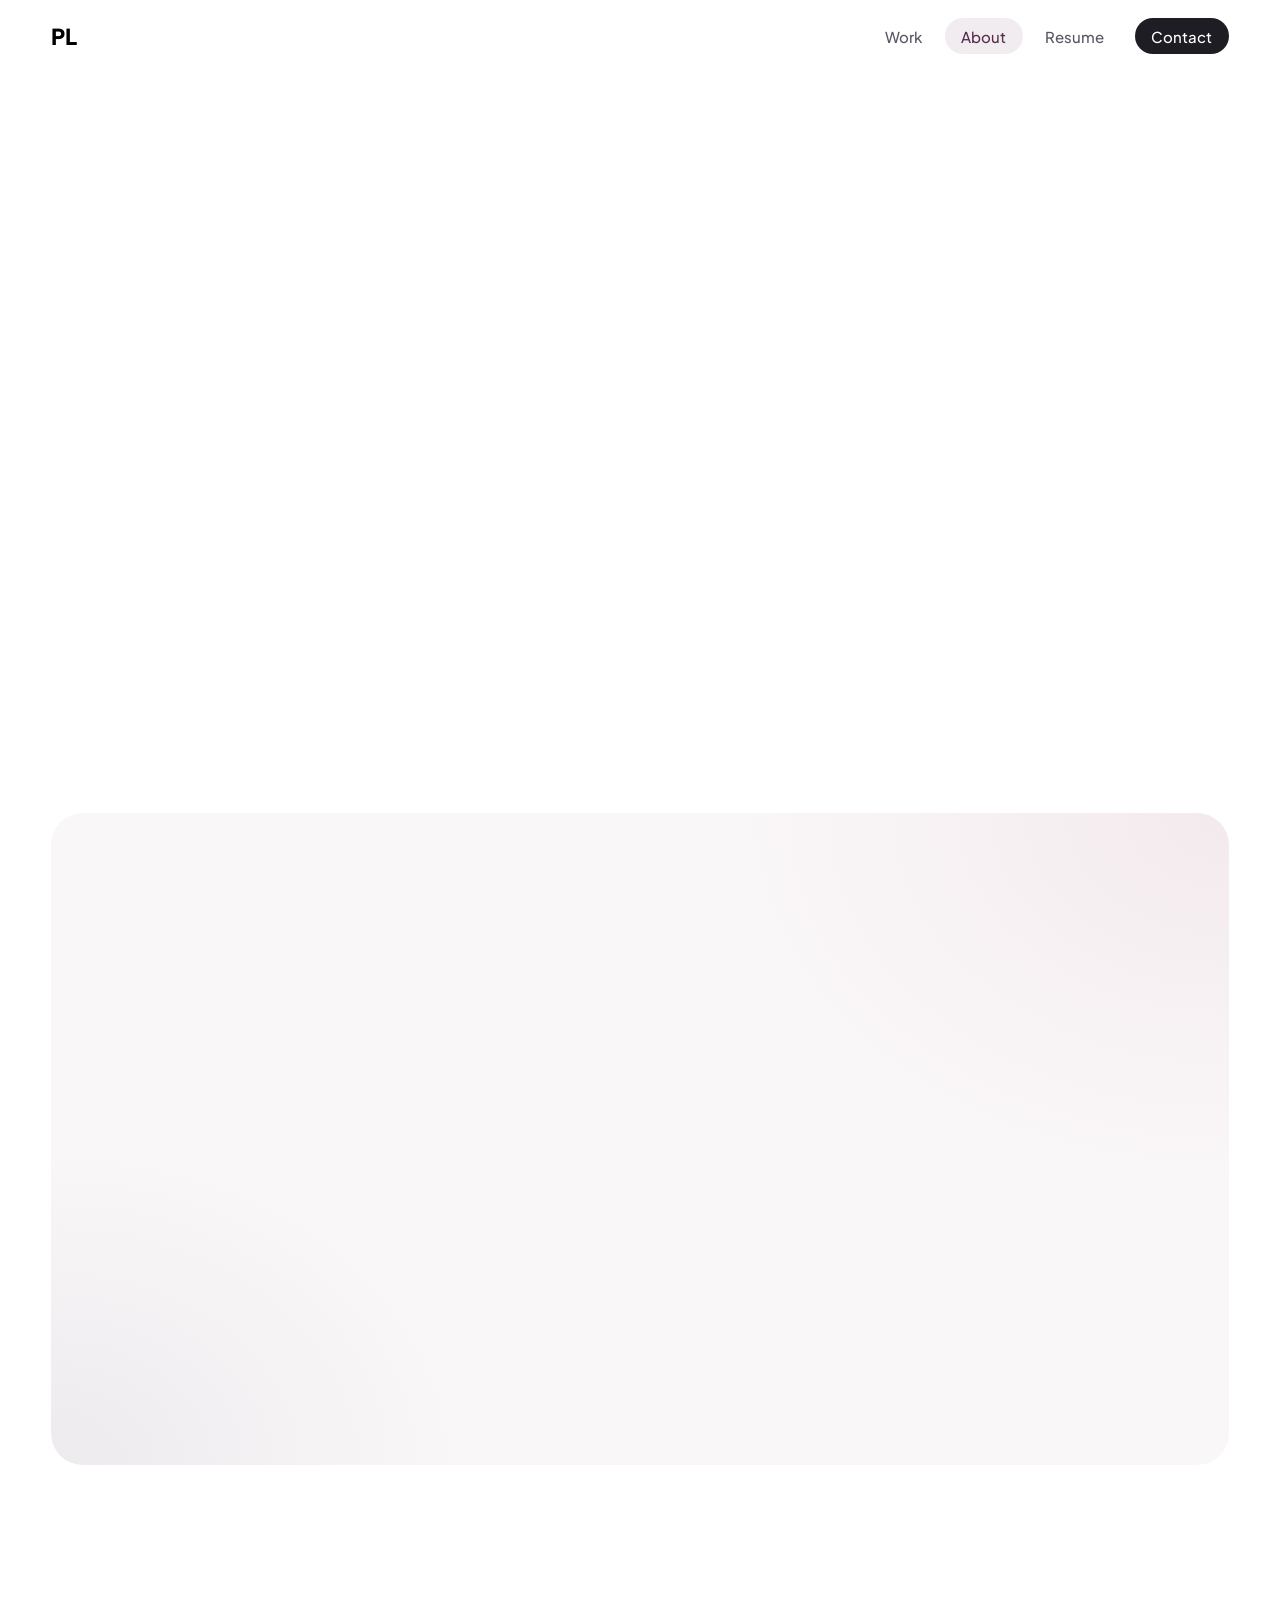
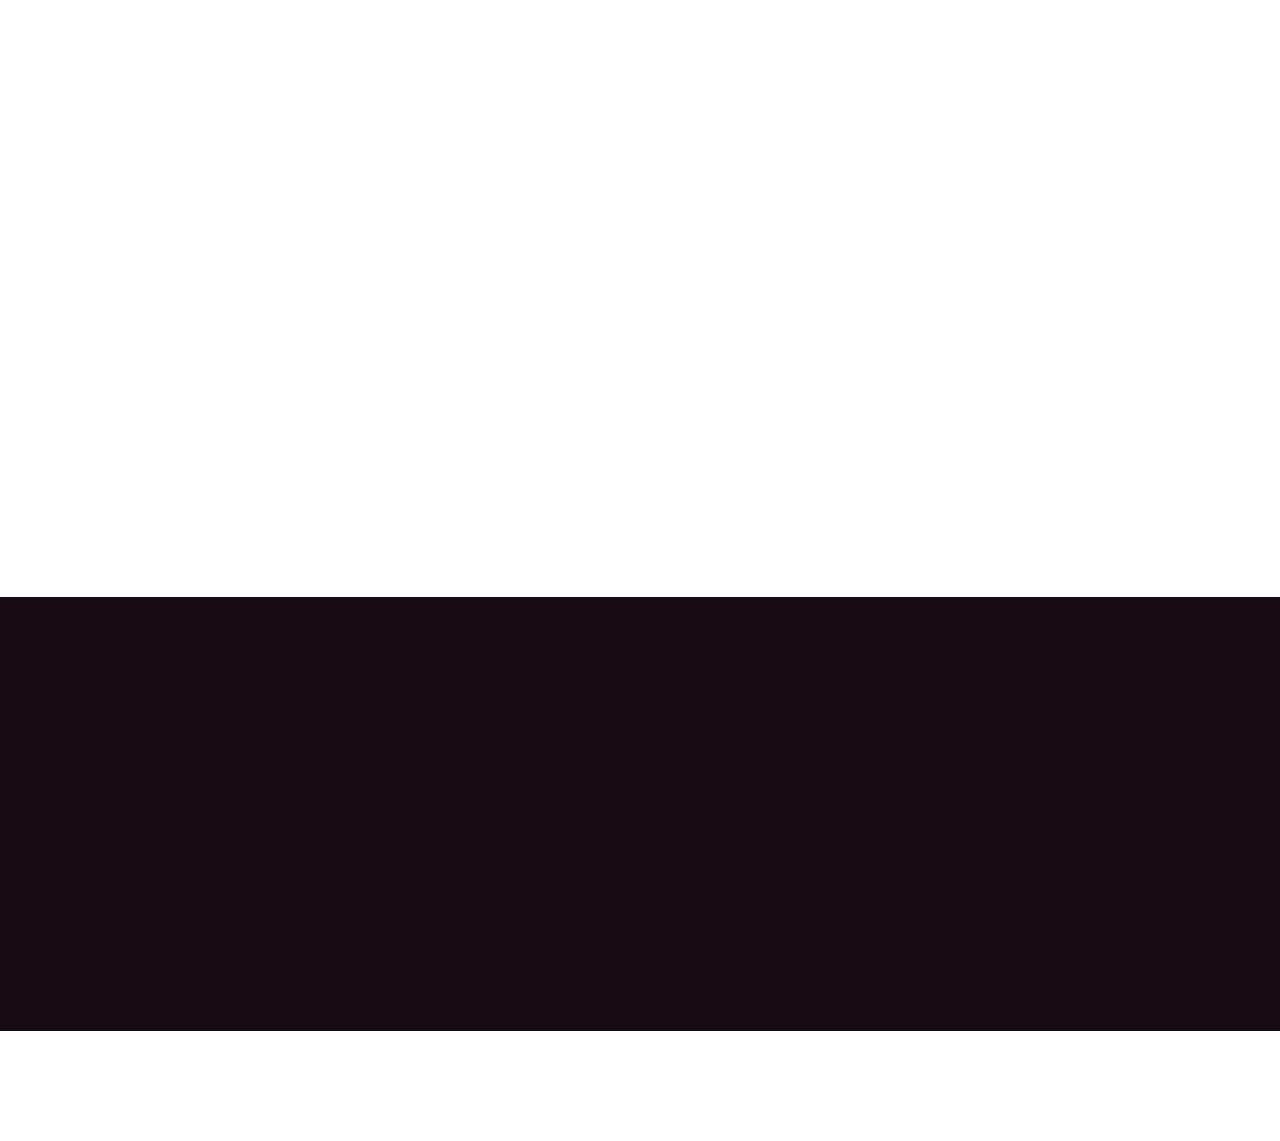
<file: about.html>
<!doctype html>
<html lang="en">
<head>
  <meta charset="utf-8">
  <meta name="viewport" content="width=device-width, initial-scale=1">
  <title>About — Priyanka Lakkad Portfolio</title>
  <link rel="icon" href="favicon.svg?v=2" type="image/svg+xml">
  <link rel="icon" href="favicon-32.png?v=2" sizes="32x32" type="image/png">
  <link rel="apple-touch-icon" href="apple-touch-icon.png?v=2">
  <link rel="preconnect" href="https://fonts.googleapis.com">
  <link rel="preconnect" href="https://fonts.gstatic.com" crossorigin>
  <link href="https://fonts.googleapis.com/css2?family=Plus+Jakarta+Sans:wght@400;500;600;700;800&display=swap" rel="stylesheet">
  <link rel="stylesheet" href="styles.css?v=294">
  <script>document.documentElement.classList.add("js");</script>
</head>
<body class="about-page">
  <header class="header">
    <div class="container header-inner">
      <a class="logo" href="index.html">PL</a>
      <nav>
        <a href="index.html#work">Work</a>
        <a href="about.html" aria-current="page">About</a>
        <a href="resume.html">Resume</a>
        <a href="index.html#contact" class="nav-cta">Contact</a>
      </nav>
    </div>
  </header>

  <section class="container about" id="about">
    <div class="about-row">
      <div class="about-text" data-reveal>
        <p class="cred-label">What I do</p>
        <h1 class="about-hi">Hi, I'm <span class="highlight">Priyanka!</span></h1>
        <p class="about-lead">I’m a Senior Product Designer who turns complexity into clarity while keeping humans in the loop.</p>
        <p>My work spans B2B and enterprise SaaS, AI agents, AIOps, and observability, where understanding the system is as important as designing the experience.</p>
        <p class="about-location"><span class="caption-rule"></span>Bay Area, CA</p>
      </div>
      <figure class="about-stack single" data-reveal style="--d:.1s">
        <!-- Three photos, staggered left / right / left. Replace each placeholder
             <div class="stack-ph"> with <img src="images/..." alt="..."> -->
        <svg class="stack-network" viewBox="0 0 560 760" preserveAspectRatio="none" aria-hidden="true"><g class="net-float"><g stroke-width=".8" opacity=".35"><line x1="99" y1="520" x2="159" y2="579" stroke="#3c4766"/><line x1="99" y1="520" x2="47" y2="597" stroke="#3c4766"/><line x1="269" y1="170" x2="213" y2="193" stroke="#9a9298"/><line x1="269" y1="170" x2="227" y2="122" stroke="#9a9298"/><line x1="446" y1="389" x2="527" y2="410" stroke="#a3506a"/><line x1="446" y1="389" x2="483" y2="466" stroke="#a3506a"/><line x1="436" y1="20" x2="359" y2="118" stroke="#9a9298"/><line x1="436" y1="20" x2="431" y2="164" stroke="#9a9298"/><line x1="47" y1="597" x2="77" y2="697" stroke="#a3506a"/><line x1="508" y1="523" x2="483" y2="466" stroke="#9a9298"/><line x1="508" y1="523" x2="527" y2="410" stroke="#9a9298"/><line x1="483" y1="466" x2="527" y2="410" stroke="#5a2d4c"/><line x1="360" y1="704" x2="439" y2="662" stroke="#5a2d4c"/><line x1="360" y1="704" x2="272" y2="678" stroke="#5a2d4c"/><line x1="77" y1="697" x2="146" y2="720" stroke="#9a9298"/><line x1="227" y1="122" x2="213" y2="193" stroke="#5a2d4c"/><line x1="264" y1="617" x2="272" y2="678" stroke="#5a2d4c"/><line x1="264" y1="617" x2="159" y2="579" stroke="#5a2d4c"/><line x1="431" y1="164" x2="359" y2="118" stroke="#5a2d4c"/><line x1="431" y1="164" x2="430" y2="287" stroke="#5a2d4c"/><line x1="76" y1="362" x2="144" y2="302" stroke="#9a9298"/><line x1="76" y1="362" x2="182" y2="368" stroke="#9a9298"/><line x1="489" y1="313" x2="430" y2="287" stroke="#3c4766"/><line x1="489" y1="313" x2="446" y2="389" stroke="#3c4766"/><line x1="182" y1="368" x2="144" y2="302" stroke="#3c4766"/><line x1="182" y1="368" x2="197" y2="452" stroke="#3c4766"/><line x1="24" y1="79" x2="98" y2="61" stroke="#9a9298"/><line x1="24" y1="79" x2="25" y2="167" stroke="#9a9298"/><line x1="334" y1="396" x2="311" y2="471" stroke="#3c4766"/><line x1="334" y1="396" x2="372" y2="474" stroke="#3c4766"/><line x1="311" y1="471" x2="372" y2="474" stroke="#a3506a"/><line x1="197" y1="452" x2="311" y2="471" stroke="#3c4766"/><line x1="143" y1="135" x2="227" y2="122" stroke="#a3506a"/><line x1="143" y1="135" x2="98" y2="61" stroke="#a3506a"/><line x1="430" y1="287" x2="446" y2="389" stroke="#5a2d4c"/><line x1="544" y1="721" x2="439" y2="662" stroke="#5a2d4c"/><line x1="544" y1="721" x2="360" y2="704" stroke="#5a2d4c"/><line x1="213" y1="193" x2="149" y2="225" stroke="#a3506a"/><line x1="149" y1="225" x2="144" y2="302" stroke="#9a9298"/><line x1="359" y1="118" x2="269" y2="170" stroke="#a3506a"/><line x1="146" y1="720" x2="272" y2="678" stroke="#9a9298"/><line x1="25" y1="167" x2="143" y2="135" stroke="#3c4766"/></g><g opacity=".7"><circle cx="99" cy="520" r="3" fill="#3c4766"/><circle cx="269" cy="170" r="2" fill="#9a9298"/><circle cx="446" cy="389" r="1.6" fill="#a3506a"/><circle cx="436" cy="20" r="2.4" fill="#9a9298"/><circle cx="47" cy="597" r="2.4" fill="#a3506a"/><circle cx="508" cy="523" r="2" fill="#9a9298"/><circle cx="483" cy="466" r="3" fill="#5a2d4c"/><circle cx="527" cy="410" r="2.4" fill="#5a2d4c"/><circle cx="360" cy="704" r="3" fill="#5a2d4c"/><circle cx="77" cy="697" r="2" fill="#9a9298"/><circle cx="227" cy="122" r="2" fill="#5a2d4c"/><circle cx="264" cy="617" r="2" fill="#5a2d4c"/><circle cx="431" cy="164" r="1.6" fill="#5a2d4c"/><circle cx="76" cy="362" r="3" fill="#9a9298"/><circle cx="489" cy="313" r="1.6" fill="#3c4766"/><circle cx="182" cy="368" r="2" fill="#3c4766"/><circle cx="24" cy="79" r="1.6" fill="#9a9298"/><circle cx="334" cy="396" r="3" fill="#3c4766"/><circle cx="311" cy="471" r="2" fill="#a3506a"/><circle cx="372" cy="474" r="1.6" fill="#3c4766"/><circle cx="197" cy="452" r="1.6" fill="#3c4766"/><circle cx="143" cy="135" r="2.4" fill="#a3506a"/><circle cx="430" cy="287" r="2" fill="#5a2d4c"/><circle cx="544" cy="721" r="2.4" fill="#5a2d4c"/><circle cx="213" cy="193" r="2.4" fill="#a3506a"/><circle cx="98" cy="61" r="3" fill="#9a9298"/><circle cx="149" cy="225" r="3" fill="#9a9298"/><circle cx="144" cy="302" r="2" fill="#3c4766"/><circle cx="359" cy="118" r="2" fill="#a3506a"/><circle cx="146" cy="720" r="2" fill="#9a9298"/><circle cx="25" cy="167" r="2" fill="#3c4766"/><circle cx="439" cy="662" r="3" fill="#9a9298"/><circle cx="272" cy="678" r="2" fill="#9a9298"/><circle cx="159" cy="579" r="1.6" fill="#5a2d4c"/></g></g><g class="loose-dots" opacity=".55"><circle class="drift d0" cx="318" cy="478" r="1.8" fill="#9a9298" style="animation-delay:-5.2s"/><circle class="drift d1" cx="493" cy="684" r="1.5" fill="#3c4766" style="animation-delay:-7.7s"/><circle class="drift d2" cx="295" cy="339" r="1.2" fill="#3c4766" style="animation-delay:-3.3s"/><circle class="drift d3" cx="290" cy="677" r="2.2" fill="#3c4766" style="animation-delay:-7.4s"/><circle class="drift d0" cx="310" cy="515" r="1.2" fill="#5a2d4c" style="animation-delay:-2.6s"/><circle class="drift d1" cx="491" cy="748" r="1.2" fill="#3c4766" style="animation-delay:-1.0s"/><circle class="drift d2" cx="183" cy="189" r="1.8" fill="#3c4766" style="animation-delay:-0.1s"/><circle class="drift d3" cx="293" cy="234" r="2.2" fill="#9a9298" style="animation-delay:-1.5s"/><circle class="drift d0" cx="68" cy="32" r="1.2" fill="#5a2d4c" style="animation-delay:-1.2s"/><circle class="drift d1" cx="73" cy="244" r="1.2" fill="#9a9298" style="animation-delay:-2.2s"/><circle class="drift d2" cx="118" cy="151" r="2.2" fill="#9a9298" style="animation-delay:-4.8s"/><circle class="drift d3" cx="438" cy="447" r="2.2" fill="#3c4766" style="animation-delay:-3.9s"/><circle class="drift d0" cx="13" cy="291" r="1.8" fill="#5a2d4c" style="animation-delay:-5.3s"/><circle class="drift d1" cx="141" cy="705" r="2.2" fill="#3c4766" style="animation-delay:-7.0s"/><circle class="drift d2" cx="467" cy="650" r="2.2" fill="#9a9298" style="animation-delay:-0.3s"/><circle class="drift d3" cx="56" cy="456" r="1.8" fill="#9a9298" style="animation-delay:-2.2s"/><circle class="drift d0" cx="523" cy="310" r="2.2" fill="#9a9298" style="animation-delay:-3.1s"/><circle class="drift d1" cx="421" cy="244" r="1.8" fill="#a3506a" style="animation-delay:-0.8s"/><circle class="drift d2" cx="109" cy="537" r="1.8" fill="#a3506a" style="animation-delay:-6.1s"/><circle class="drift d3" cx="534" cy="626" r="2.2" fill="#3c4766" style="animation-delay:-7.4s"/><circle class="drift d0" cx="481" cy="566" r="1.2" fill="#5a2d4c" style="animation-delay:-1.8s"/><circle class="drift d1" cx="58" cy="209" r="1.2" fill="#5a2d4c" style="animation-delay:-1.6s"/><circle class="drift d2" cx="111" cy="715" r="1.2" fill="#5a2d4c" style="animation-delay:-7.4s"/><circle class="drift d3" cx="428" cy="435" r="1.8" fill="#5a2d4c" style="animation-delay:-6.9s"/><circle class="drift d0" cx="93" cy="25" r="1.2" fill="#a3506a" style="animation-delay:-3.7s"/><circle class="drift d1" cx="433" cy="446" r="1.5" fill="#a3506a" style="animation-delay:-5.4s"/><circle class="drift d2" cx="190" cy="74" r="2.2" fill="#3c4766" style="animation-delay:-7.7s"/><circle class="drift d3" cx="419" cy="630" r="1.2" fill="#5a2d4c" style="animation-delay:-4.0s"/><circle class="drift d0" cx="166" cy="253" r="1.5" fill="#3c4766" style="animation-delay:-0.8s"/><circle class="drift d1" cx="218" cy="567" r="1.8" fill="#a3506a" style="animation-delay:-6.9s"/><circle class="drift d2" cx="295" cy="631" r="1.8" fill="#5a2d4c" style="animation-delay:-1.4s"/><circle class="drift d3" cx="296" cy="110" r="2.2" fill="#9a9298" style="animation-delay:-3.7s"/><circle class="drift d0" cx="356" cy="183" r="1.2" fill="#5a2d4c" style="animation-delay:-0.6s"/><circle class="drift d1" cx="191" cy="277" r="1.8" fill="#a3506a" style="animation-delay:-2.5s"/><circle class="drift d2" cx="462" cy="14" r="2.2" fill="#9a9298" style="animation-delay:-4.6s"/><circle class="drift d3" cx="529" cy="208" r="1.2" fill="#3c4766" style="animation-delay:-1.3s"/><circle class="drift d0" cx="540" cy="265" r="1.2" fill="#a3506a" style="animation-delay:-5.2s"/><circle class="drift d1" cx="528" cy="255" r="2.2" fill="#5a2d4c" style="animation-delay:-6.8s"/><circle class="drift d2" cx="374" cy="104" r="1.5" fill="#9a9298" style="animation-delay:-4.9s"/><circle class="drift d3" cx="417" cy="637" r="2.2" fill="#a3506a" style="animation-delay:-6.2s"/><circle class="drift d0" cx="483" cy="617" r="1.8" fill="#3c4766" style="animation-delay:-5.8s"/><circle class="drift d1" cx="502" cy="474" r="1.5" fill="#9a9298" style="animation-delay:-6.4s"/><circle class="drift d2" cx="250" cy="305" r="1.2" fill="#3c4766" style="animation-delay:-6.1s"/><circle class="drift d3" cx="94" cy="171" r="1.2" fill="#5a2d4c" style="animation-delay:-1.3s"/></g></svg>
        <div class="stack-item s2"><img src="images/about-hero.jpg" alt="Priyanka Lakkad smiling, sitting beside plants and a small pair of tabla drums" width="1199" height="1450"></div>
      </figure>
    </div>

    <div class="about-row about-row-reverse about-panel">
      <figure class="about-photo about-drums" data-reveal>
        <div class="drum-video">
          <video id="drum-video" src="videos/drums.mp4" poster="videos/drums-poster.jpg" autoplay muted loop playsinline preload="metadata" aria-label="Priyanka playing drums in a recording studio"></video>
          <button class="sound-toggle" id="sound-toggle" type="button" aria-pressed="false" aria-label="Turn sound on">
            <svg class="icon-muted" viewBox="0 0 24 24" aria-hidden="true"><path d="M4 9h4l5-4v14l-5-4H4z"/><path class="stroke" d="M17 9l4 6M21 9l-4 6"/></svg>
            <svg class="icon-sound" viewBox="0 0 24 24" aria-hidden="true"><path d="M4 9h4l5-4v14l-5-4H4z"/><path class="stroke" d="M16.5 8.5a5 5 0 0 1 0 7M19 6a8.5 8.5 0 0 1 0 12"/></svg>
            <span class="sound-label">Sound off</span>
          </button>
        </div>
      </figure>
      <div class="about-text" data-reveal style="--d:.1s">
        <h2 class="cred-label">Outside of design</h2>
        <h3 class="about-heading">Rhythm is a system too.</h3>
        <p>Design isn't the only place I enjoy creating systems. Playing drums has taught me that rhythm, structure, and precision matter just as much as creativity.</p>
        <p>Whether I'm building products or performing with a band, I'm drawn to experiences where many moving parts come together seamlessly.</p>
        <div class="eq" id="eq" aria-hidden="true">
          <div class="eq-bars"><span class="eq-bar"></span><span class="eq-bar"></span><span class="eq-bar"></span><span class="eq-bar"></span><span class="eq-bar"></span><span class="eq-bar"></span><span class="eq-bar"></span><span class="eq-bar"></span><span class="eq-bar"></span><span class="eq-bar"></span><span class="eq-bar"></span><span class="eq-bar"></span><span class="eq-bar"></span><span class="eq-bar"></span><span class="eq-bar"></span><span class="eq-bar"></span><span class="eq-bar"></span><span class="eq-bar"></span><span class="eq-bar"></span><span class="eq-bar"></span><span class="eq-bar"></span><span class="eq-bar"></span><span class="eq-bar"></span><span class="eq-bar"></span><span class="eq-bar"></span><span class="eq-bar"></span><span class="eq-bar"></span><span class="eq-bar"></span></div>
          <div class="eq-foot"><span class="eq-bpm">Moving parts</span></div>
        </div>
      </div>
    </div>
  </section>

  <section class="container testimonials" id="testimonials">
    <div class="testimonials-head" data-reveal>
      <p class="cred-label">Testimonials</p>
      <h2 class="testimonials-title">Some kind words.</h2>
    </div>
    <div class="testimonial-grid">
      <figure class="testimonial" data-reveal style="--d:0.0s">
        <blockquote>
          <p class="pull">“What I appreciate most about Priyanka is her growth mindset. She actively seeks feedback, iterates quickly, and brings a sense of calm professionalism to every collaboration.”</p>
          <div class="t-body" id="tb1">
            <p>I had the pleasure of mentoring Priyanka through multiple stages of her UX career, and she’s one of those designers who consistently balances deep systems thinking with strong storytelling and craft.</p>
            <p>Priyanka stands out for her ability to bring clarity to complex enterprise problems. On projects like ComplyOne, she designed AI-powered compliance workflows that bridged HR, IT, and audit systems — transforming fragmented processes into cohesive, data-driven experiences. Her work demonstrated not only design excellence, but also strong product intuition and technical depth.</p>
            <p>What I appreciate most about Priyanka is her growth mindset. She actively seeks feedback, iterates quickly, and brings a sense of calm professionalism to every collaboration. Whether she’s tackling a design system challenge, building AI-enhanced dashboards, or mentoring peers, she leads with empathy and precision.</p>
            <p>Any team would be lucky to have her — she raises the bar for thoughtful, impact-driven design.</p>
          </div>
        </blockquote>
        <button class="t-more" type="button" aria-expanded="false" aria-controls="tb1">Read more</button>
        <figcaption>
          <span class="who"><strong>Earl Friedberg</strong><span>Staff UX Manager @ Google</span><em>Mentor</em></span>
        </figcaption>
      </figure>
      <figure class="testimonial" data-reveal style="--d:0.1s">
        <blockquote>
          <p class="pull">“She consistently demonstrated an exceptional blend of strategic thinking, creativity, and technical expertise.”</p>
          <div class="t-body" id="tb2">
            <p>I had the pleasure of managing Priyanka for several UX design projects, and she consistently demonstrated an exceptional blend of strategic thinking, creativity, and technical expertise. Priyanka approaches design challenges with a strategic mindset, ensuring that her solutions not only meet user needs but also align with business objectives. Her ability to balance both perspectives has made a significant impact on our projects.</p>
            <p>What truly sets Priyanka apart is her innovative use of AI-driven solutions. She’s always at the forefront of technology, using AI to enhance the user experience and deliver more personalized and efficient solutions. Priyanka leverages AI to create intuitive, data-driven designs that address both user pain points and business goals.</p>
            <p>Priyanka is a fantastic team player and collaborator. Her ability to work effectively with PMs, researchers, and developers has contributed greatly to the success of our projects. I’ve watched her grow into a designer who not only excels at execution but also brings a forward-thinking, strategic vision to the table. I highly recommend Priyanka for any role, especially where design, strategy, and AI intersect.</p>
          </div>
        </blockquote>
        <button class="t-more" type="button" aria-expanded="false" aria-controls="tb2">Read more</button>
        <figcaption>
          <span class="who"><strong>Maryam Heller, MFA</strong><span>AI Design Lead @ International TCS Interactive Studio</span><em>Managed Priyanka directly</em></span>
        </figcaption>
      </figure>
    </div>
  </section>

  <section class="container cta" id="contact">
    <div class="cta-text" data-reveal>
      <p class="availability"><span class="avail-dot"></span>Available for full-time product design opportunities</p>
      <h2>Let's build <span class="highlight">intelligent systems</span> together.</h2>
      <p class="cta-note">I'm always happy to connect about product design, emerging AI experiences, or new opportunities.</p>
      <a class="btn btn-secondary" href="resume.html">View resume</a>
    </div>

    <ul class="contact-list" data-reveal style="--d:.1s">
      <li class="contact-row">
        <span class="contact-label">Email</span>
        <a class="contact-value" href="mailto:plakkad06@gmail.com">plakkad06@gmail.com</a>
        <button class="copy-btn" type="button" data-copy="plakkad06@gmail.com">Copy</button>
      </li>
      <li class="contact-row">
        <span class="contact-label">LinkedIn</span>
        <a class="contact-value" href="https://www.linkedin.com/in/priyankalakkad/" target="_blank" rel="noopener">in/priyankalakkad</a>
        <svg class="row-arrow" viewBox="0 0 24 24" aria-hidden="true"><path d="M7 17 17 7M9 7h8v8"/></svg>
      </li>
      <li class="contact-row">
        <span class="contact-label">Instagram</span>
        <a class="contact-value" href="https://www.instagram.com/drummerpriyanka/" target="_blank" rel="noopener">@drummerpriyanka</a>
        <svg class="row-arrow" viewBox="0 0 24 24" aria-hidden="true"><path d="M7 17 17 7M9 7h8v8"/></svg>
      </li>
    </ul>
  </section>

  <footer class="container site-footer" data-reveal>
    <p>© 2026 Priyanka Lakkad</p>
  </footer>

  <button class="to-top" id="to-top" aria-label="Back to top">
    <svg class="to-top-ring" viewBox="0 0 48 48" aria-hidden="true">
      <circle cx="24" cy="24" r="22" class="to-top-track"/>
      <circle cx="24" cy="24" r="22" class="to-top-progress"/>
    </svg>
    <svg class="to-top-arrow" viewBox="0 0 24 24" aria-hidden="true"><path d="M12 19V5M5.5 11.5 12 5l6.5 6.5"/></svg>
  </button>

  <script src="testimonials.js?v=2"></script>
  <script src="contact.js?v=1"></script>
  <script src="scroll.js?v=12"></script>
  <script src="logo.js?v=10"></script>
  <script src="drums.js?v=4"></script>
</body>
</html>
</file>
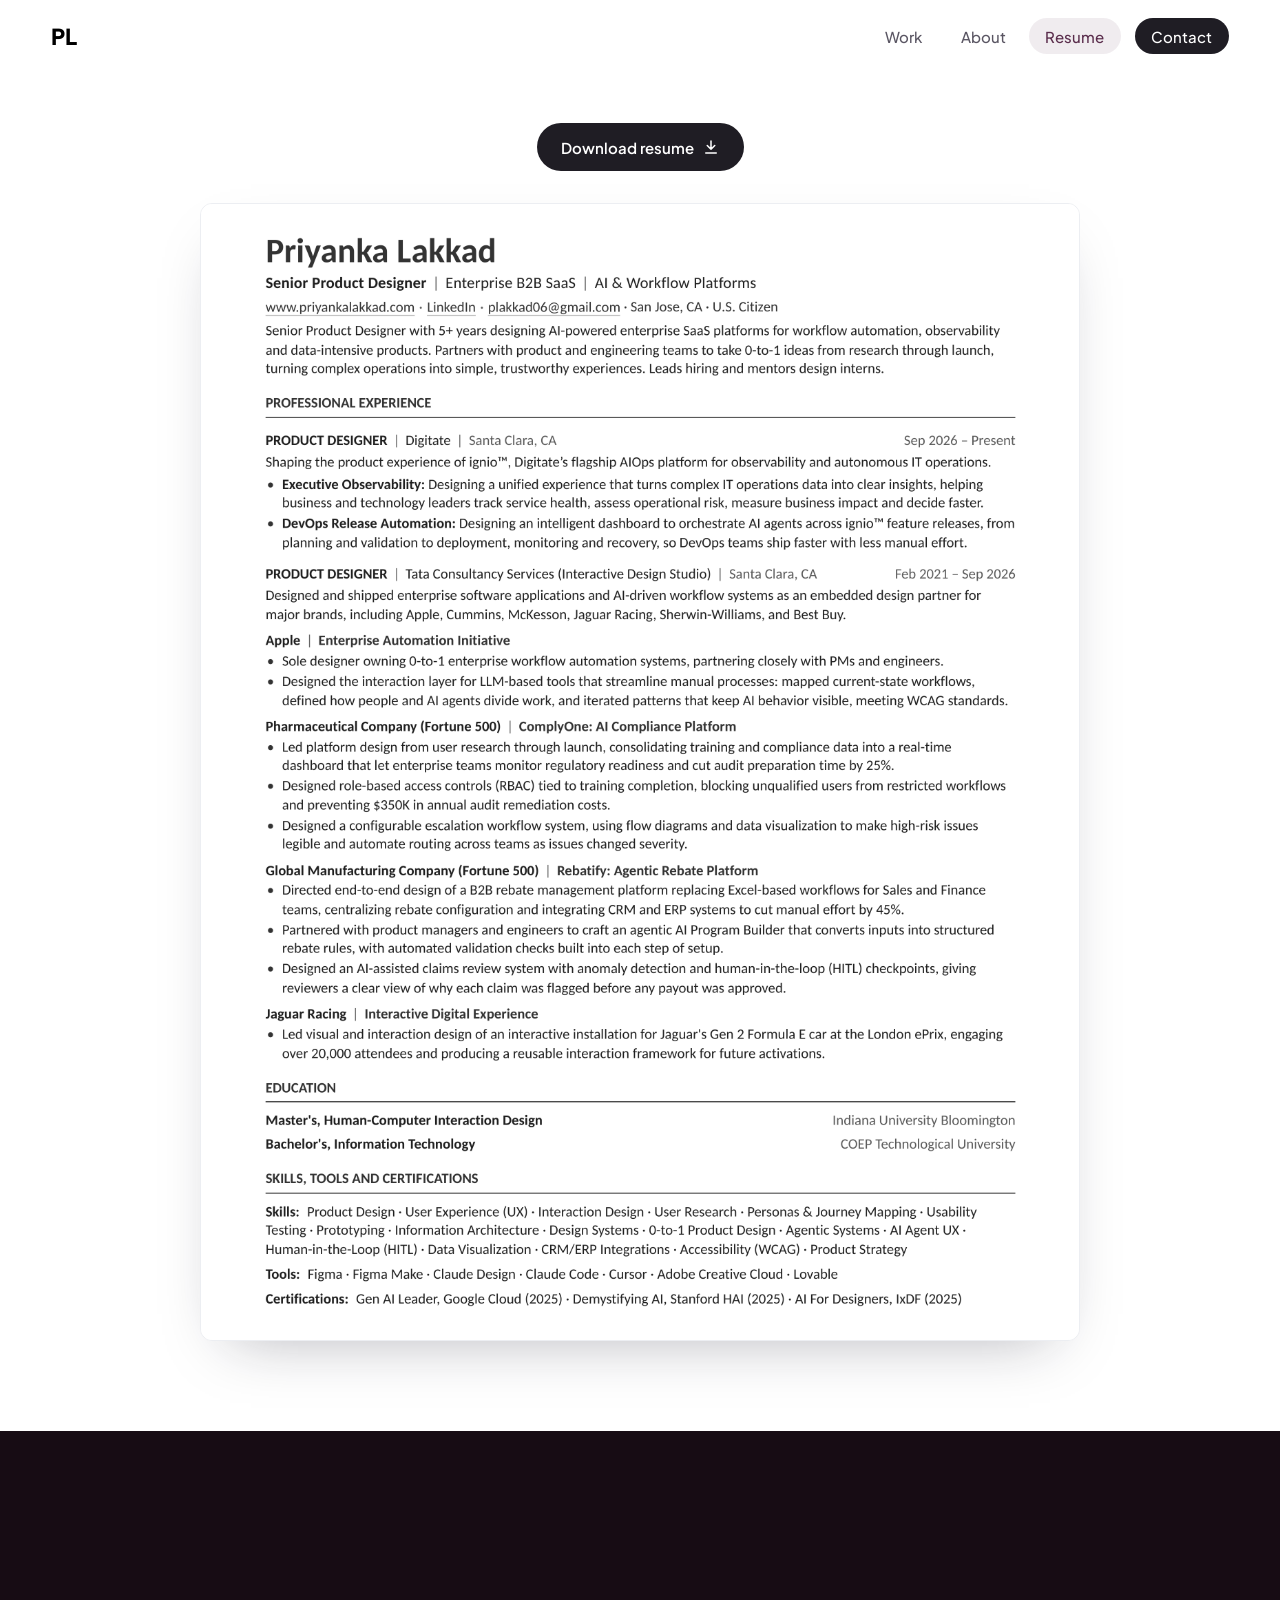
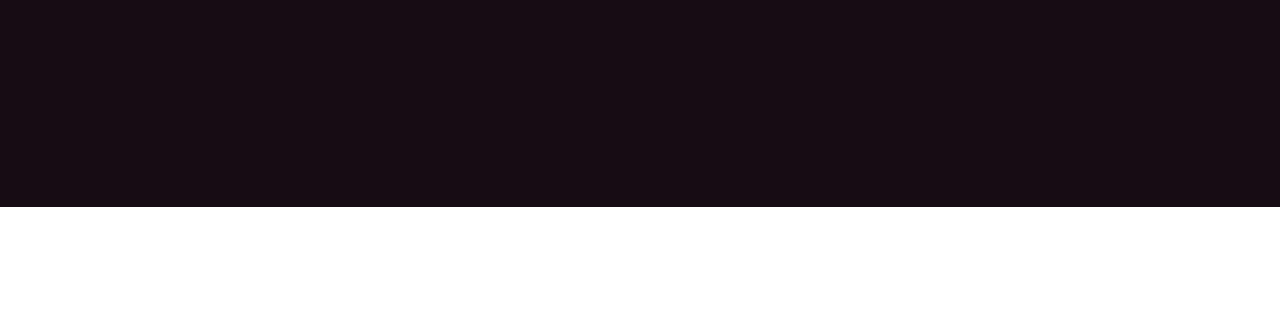
<file: resume.html>
<!doctype html>
<html lang="en">
<head>
  <meta charset="utf-8">
  <meta name="viewport" content="width=device-width, initial-scale=1">
  <title>Resume — Priyanka Lakkad Portfolio</title>
  <link rel="icon" href="favicon.svg?v=2" type="image/svg+xml">
  <link rel="icon" href="favicon-32.png?v=2" sizes="32x32" type="image/png">
  <link rel="apple-touch-icon" href="apple-touch-icon.png?v=2">
  <link rel="preconnect" href="https://fonts.googleapis.com">
  <link rel="preconnect" href="https://fonts.gstatic.com" crossorigin>
  <link href="https://fonts.googleapis.com/css2?family=Plus+Jakarta+Sans:wght@400;500;600;700;800&display=swap" rel="stylesheet">
  <link rel="stylesheet" href="styles.css?v=294">
  <script>document.documentElement.classList.add("js");</script>
</head>
<body class="resume-page">
  <header class="header">
    <div class="container header-inner">
      <a class="logo" href="index.html">PL</a>
      <nav>
        <a href="index.html#work">Work</a>
        <a href="about.html">About</a>
        <a href="resume.html" aria-current="page">Resume</a>
        <a href="index.html#contact" class="nav-cta">Contact</a>
      </nav>
    </div>
  </header>

  <section class="container resume" id="resume">
    <div class="section-head resume-head" data-reveal>
      <h1 class="resume-title">Resume</h1>
      <a class="btn btn-primary" href="files/Priyanka_Lakkad_Resume.pdf?v=2" download="Priyanka_Lakkad_Resume.pdf">Download resume
        <svg viewBox="0 0 24 24" aria-hidden="true"><path d="M12 4v11M7 10l5 5 5-5M5 20h14"/></svg>
      </a>
    </div>
    <a class="resume-sheet" href="files/Priyanka_Lakkad_Resume.pdf?v=2" target="_blank" rel="noopener" data-reveal aria-label="Open resume PDF">
      <img src="images/resume.png?v=2" alt="Priyanka Lakkad's resume: Senior Product Designer, Enterprise B2B SaaS, AI and workflow platforms" width="2550" height="3300" loading="lazy">
    </a>
  </section>

  <section class="container cta" id="contact">
    <div class="cta-text" data-reveal>
      <p class="availability"><span class="avail-dot"></span>Available for full-time product design opportunities</p>
      <h2>Let's build <span class="highlight">intelligent systems</span> together.</h2>
      <p class="cta-note">I'm always happy to connect about product design, emerging AI experiences, or new opportunities.</p>
          </div>

    <ul class="contact-list" data-reveal style="--d:.1s">
      <li class="contact-row">
        <span class="contact-label">Email</span>
        <a class="contact-value" href="mailto:plakkad06@gmail.com">plakkad06@gmail.com</a>
        <button class="copy-btn" type="button" data-copy="plakkad06@gmail.com">Copy</button>
      </li>
      <li class="contact-row">
        <span class="contact-label">LinkedIn</span>
        <a class="contact-value" href="https://www.linkedin.com/in/priyankalakkad/" target="_blank" rel="noopener">in/priyankalakkad</a>
        <svg class="row-arrow" viewBox="0 0 24 24" aria-hidden="true"><path d="M7 17 17 7M9 7h8v8"/></svg>
      </li>
      <li class="contact-row">
        <span class="contact-label">Instagram</span>
        <a class="contact-value" href="https://www.instagram.com/drummerpriyanka/" target="_blank" rel="noopener">@drummerpriyanka</a>
        <svg class="row-arrow" viewBox="0 0 24 24" aria-hidden="true"><path d="M7 17 17 7M9 7h8v8"/></svg>
      </li>
    </ul>
  </section>

  <footer class="container site-footer" data-reveal>
    <p>© 2026 Priyanka Lakkad</p>
  </footer>

  <button class="to-top" id="to-top" aria-label="Back to top">
    <svg class="to-top-ring" viewBox="0 0 48 48" aria-hidden="true">
      <circle cx="24" cy="24" r="22" class="to-top-track"/>
      <circle cx="24" cy="24" r="22" class="to-top-progress"/>
    </svg>
    <svg class="to-top-arrow" viewBox="0 0 24 24" aria-hidden="true"><path d="M12 19V5M5.5 11.5 12 5l6.5 6.5"/></svg>
  </button>

  <script src="contact.js?v=1"></script>
  <script src="scroll.js?v=12"></script>
  <script src="logo.js?v=10"></script>
</body>
</html>
</file>
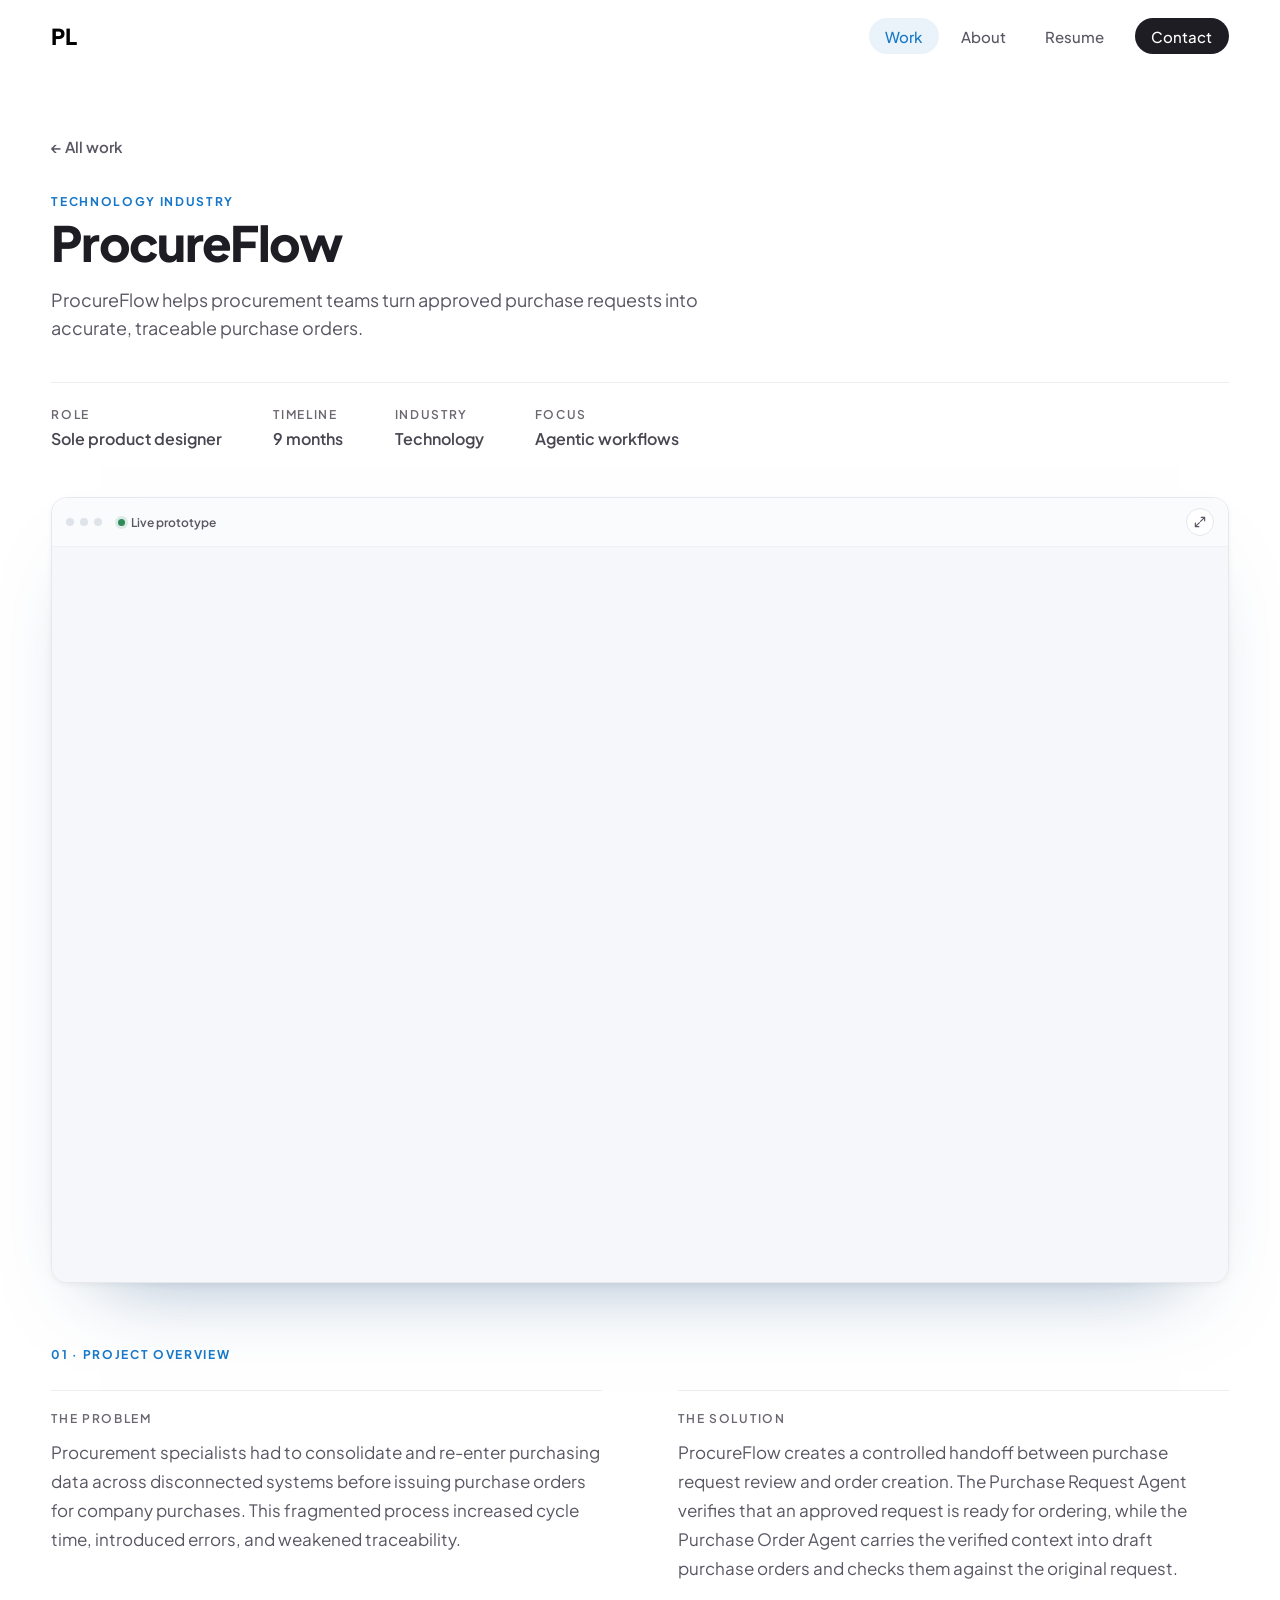
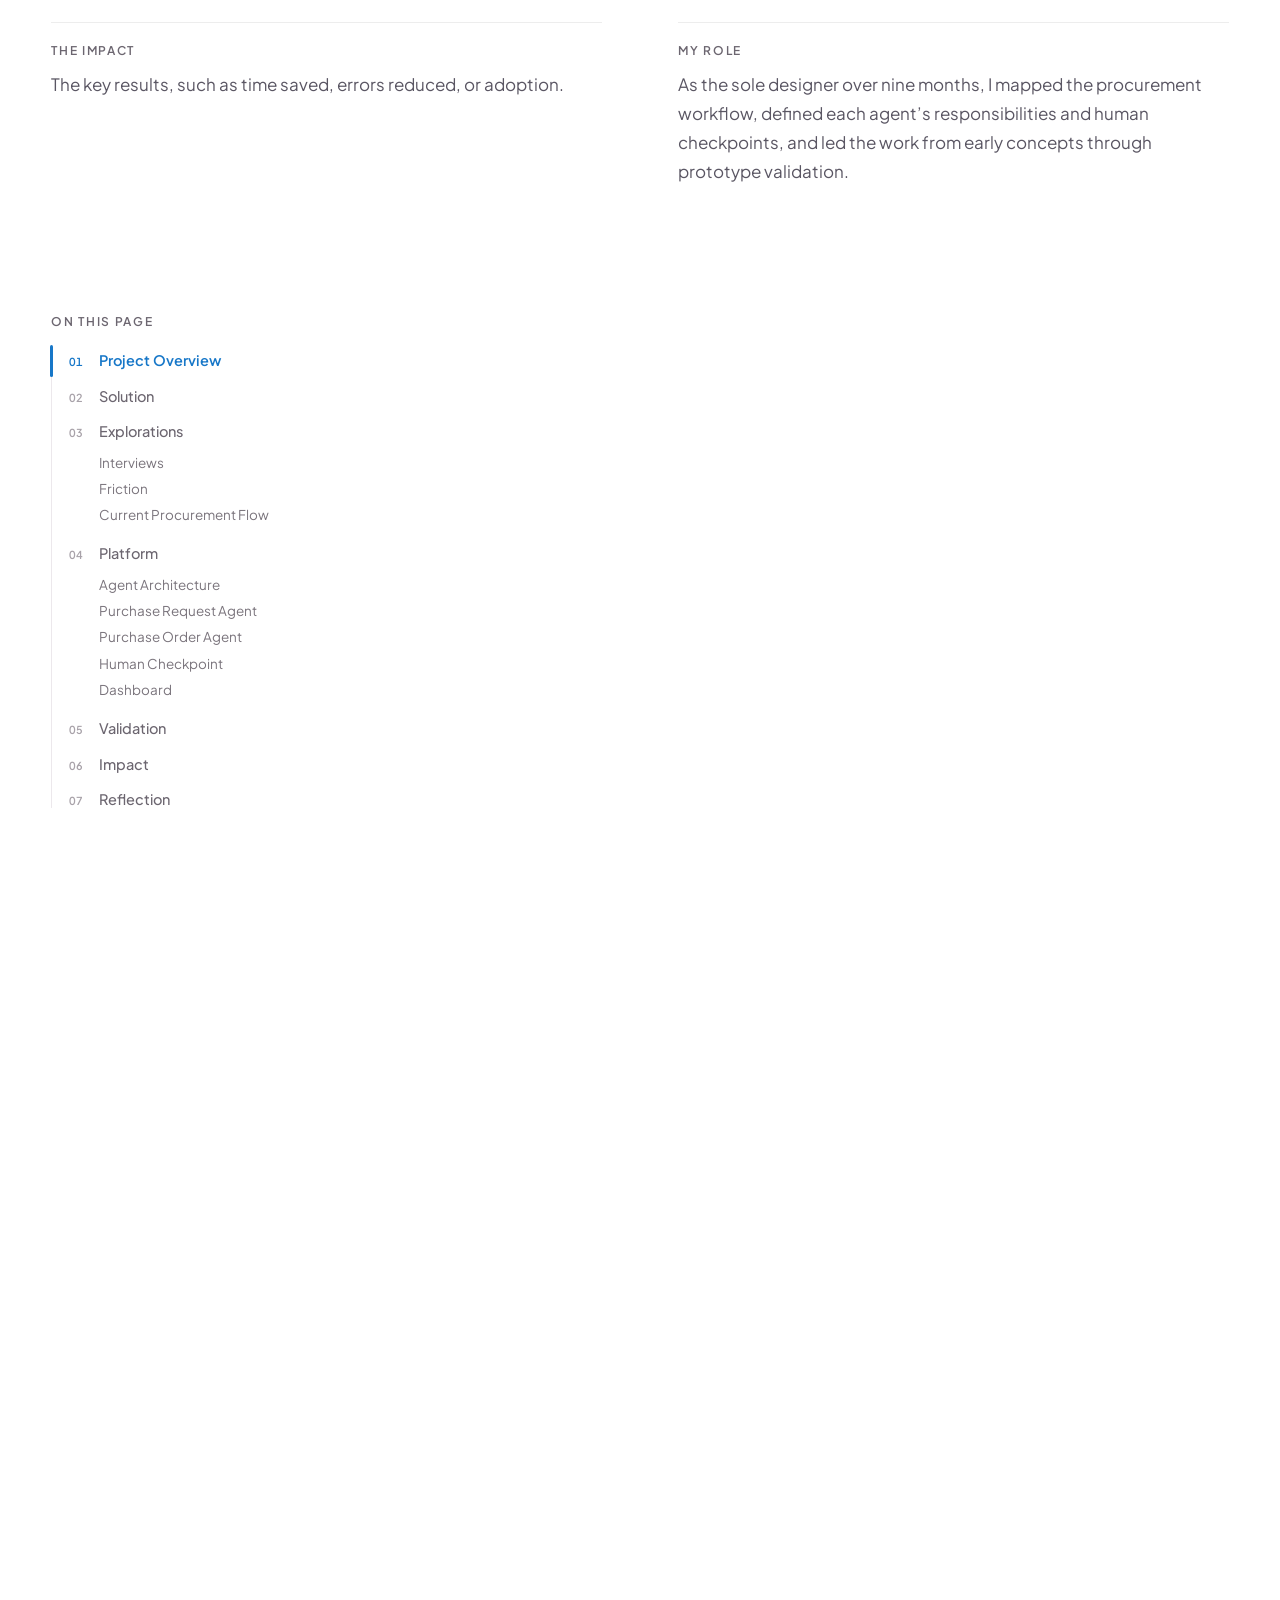
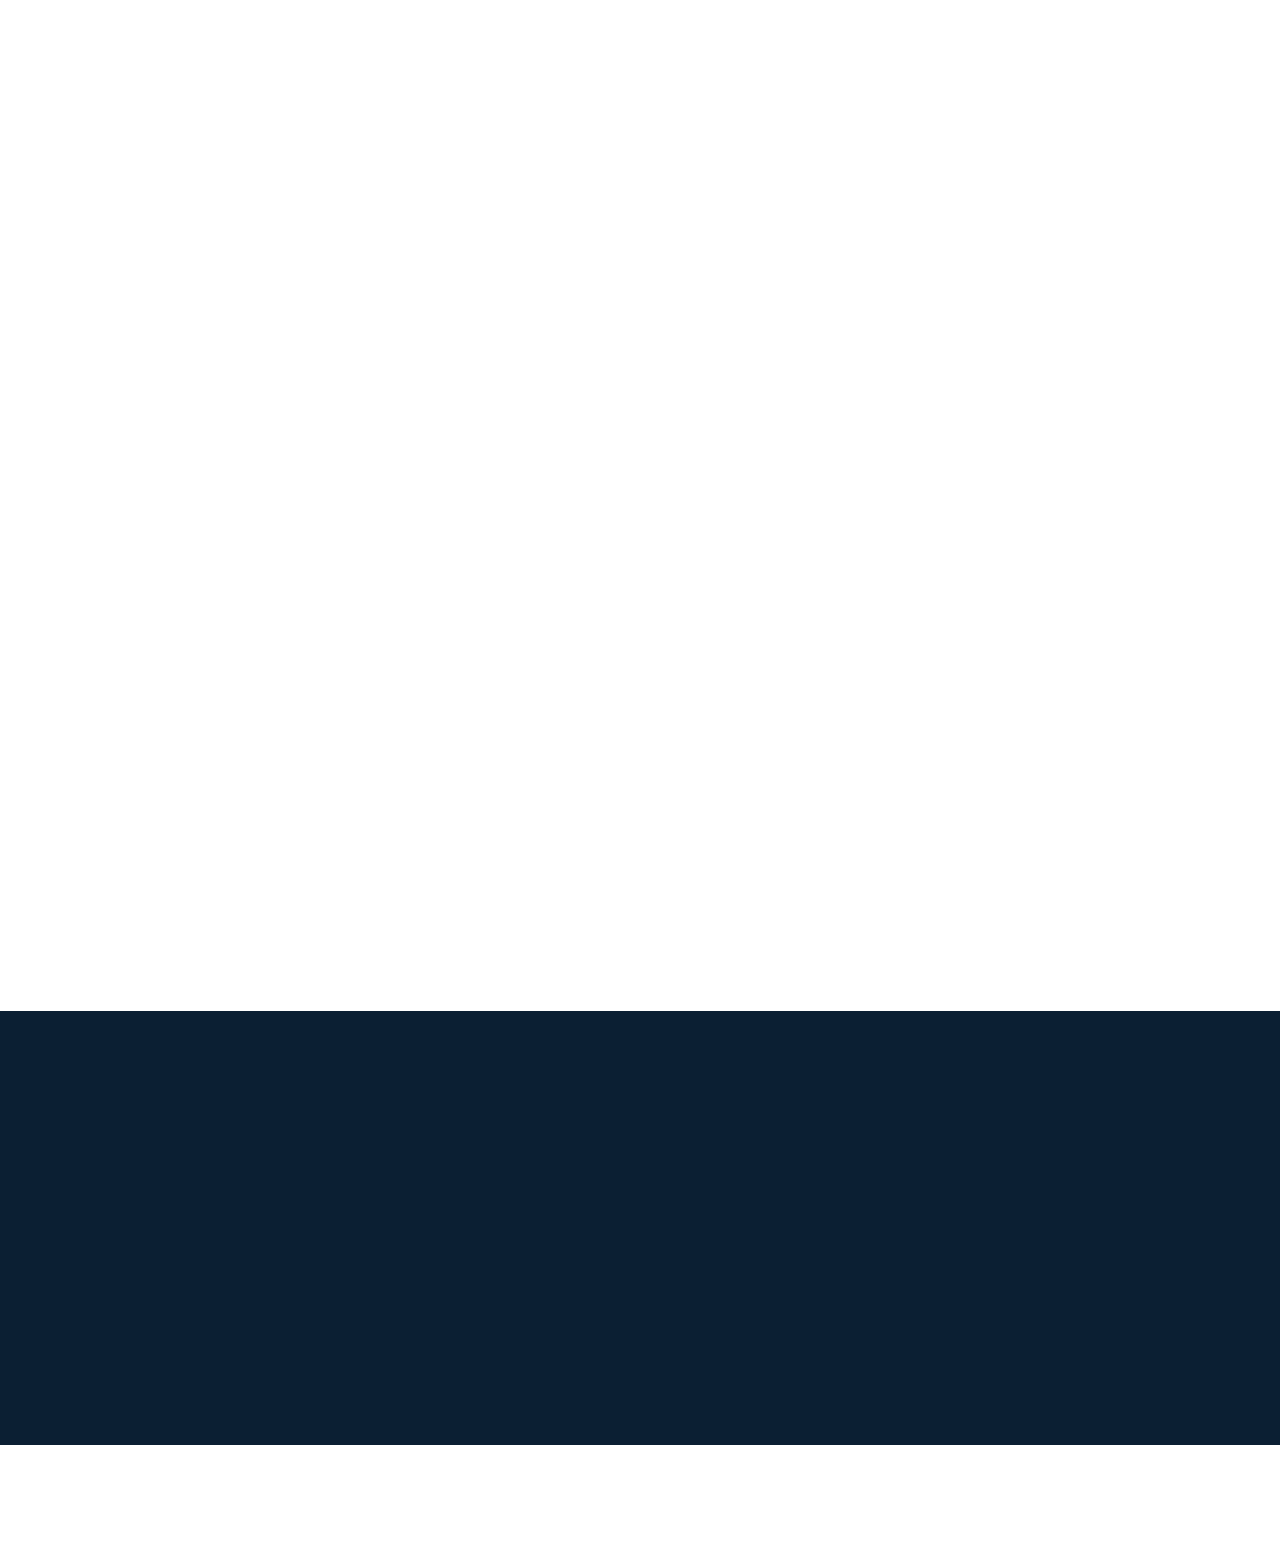
<file: projects/project-1.html>
<!doctype html>
<html lang="en">
<head>
  <meta charset="utf-8">
  <title>ProcureFlow — Priyanka Lakkad Portfolio</title>
  <!-- This case study moved to /procureflow/; forward old links there -->
  <link rel="canonical" href="../procureflow/">
  <meta http-equiv="refresh" content="0; url=../procureflow/">
  <script>location.replace("../procureflow/" + location.hash);</script>
</head>
<body>
  <p><a href="../procureflow/">ProcureFlow has moved here.</a></p>
</body>
</html>
</file>
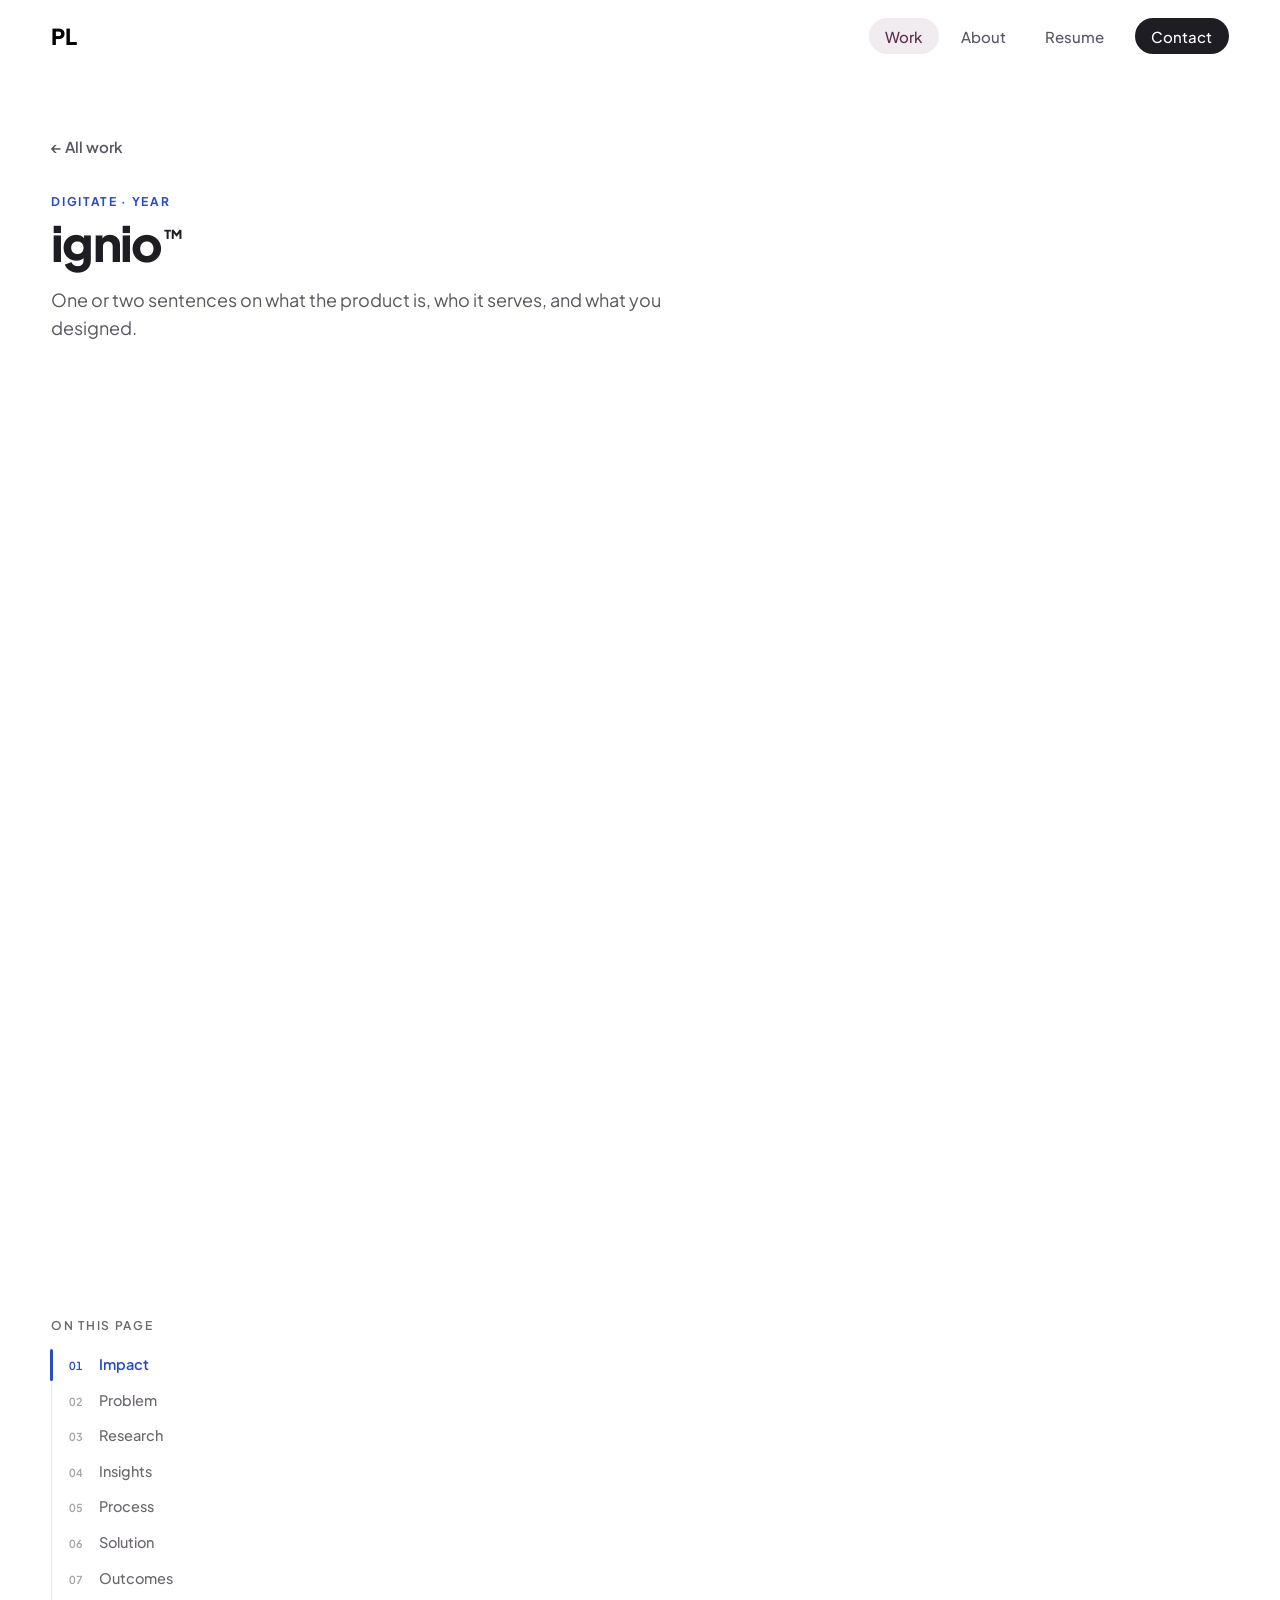
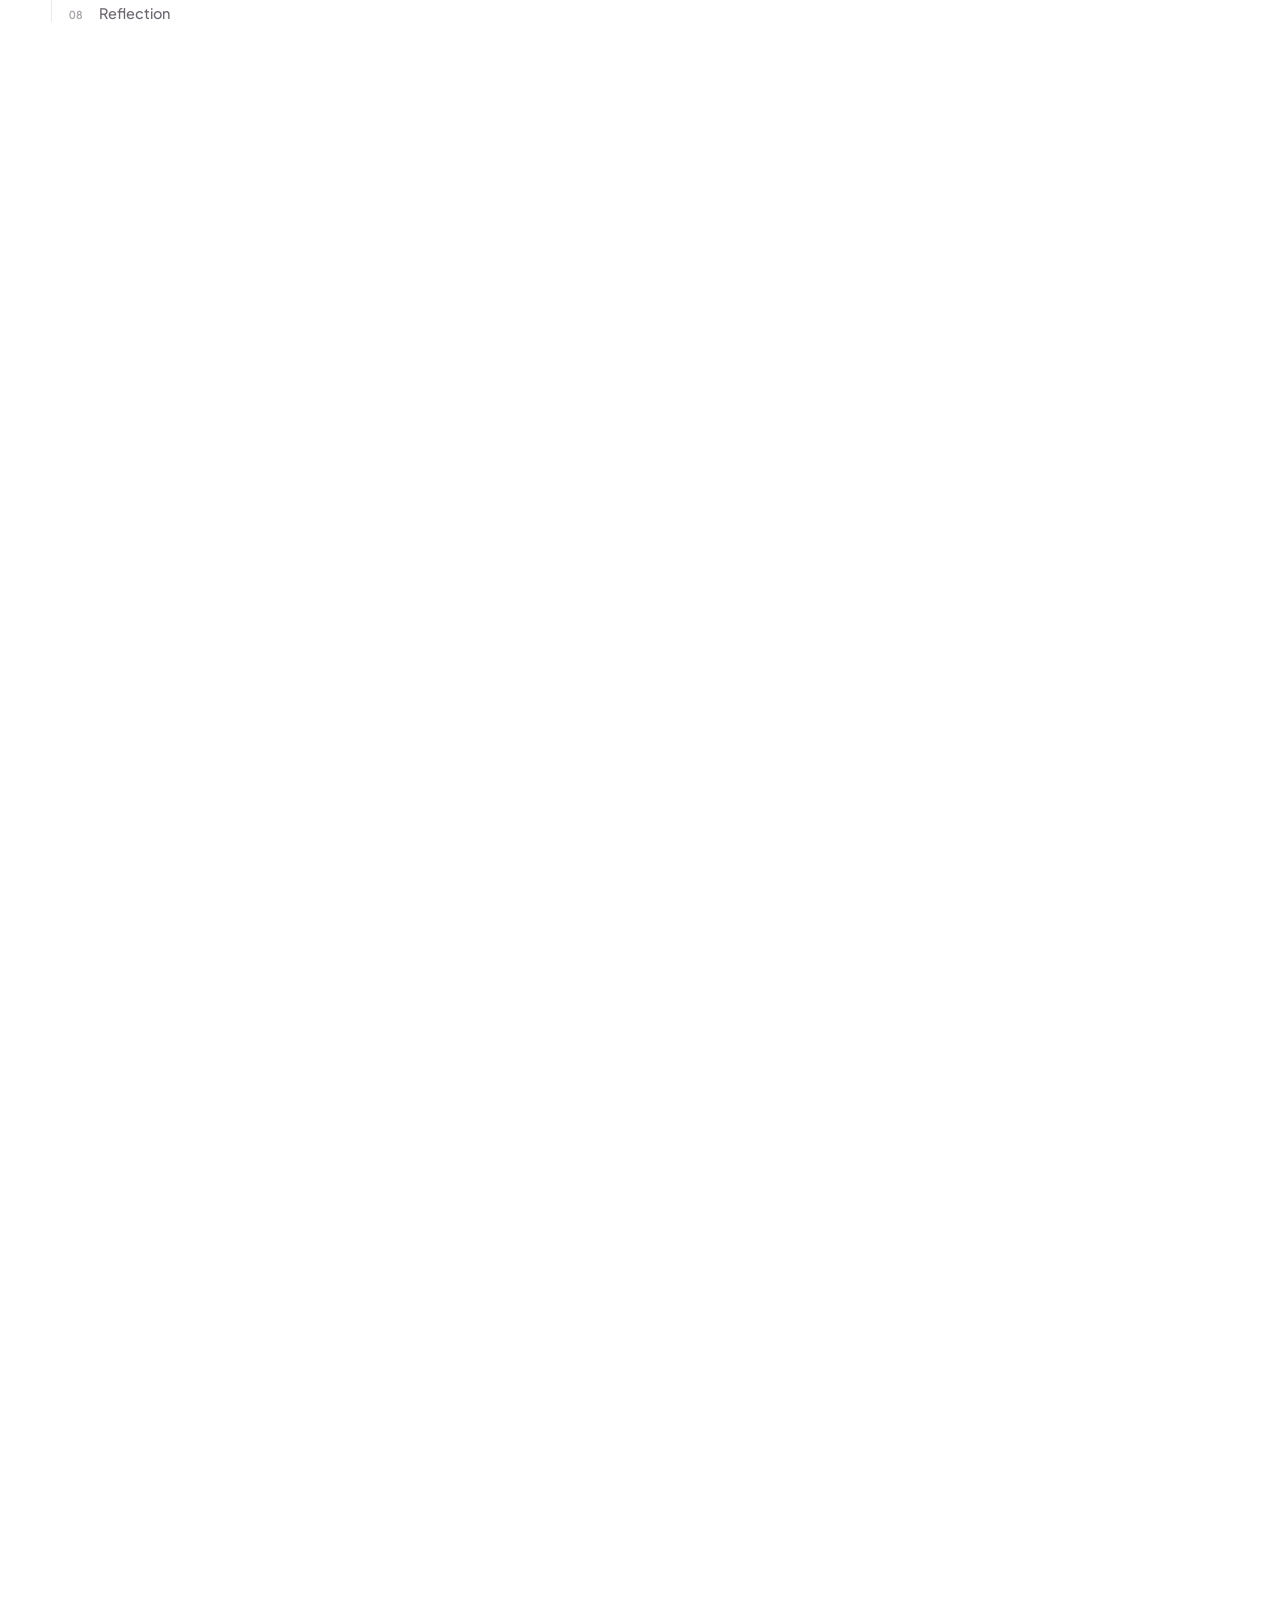
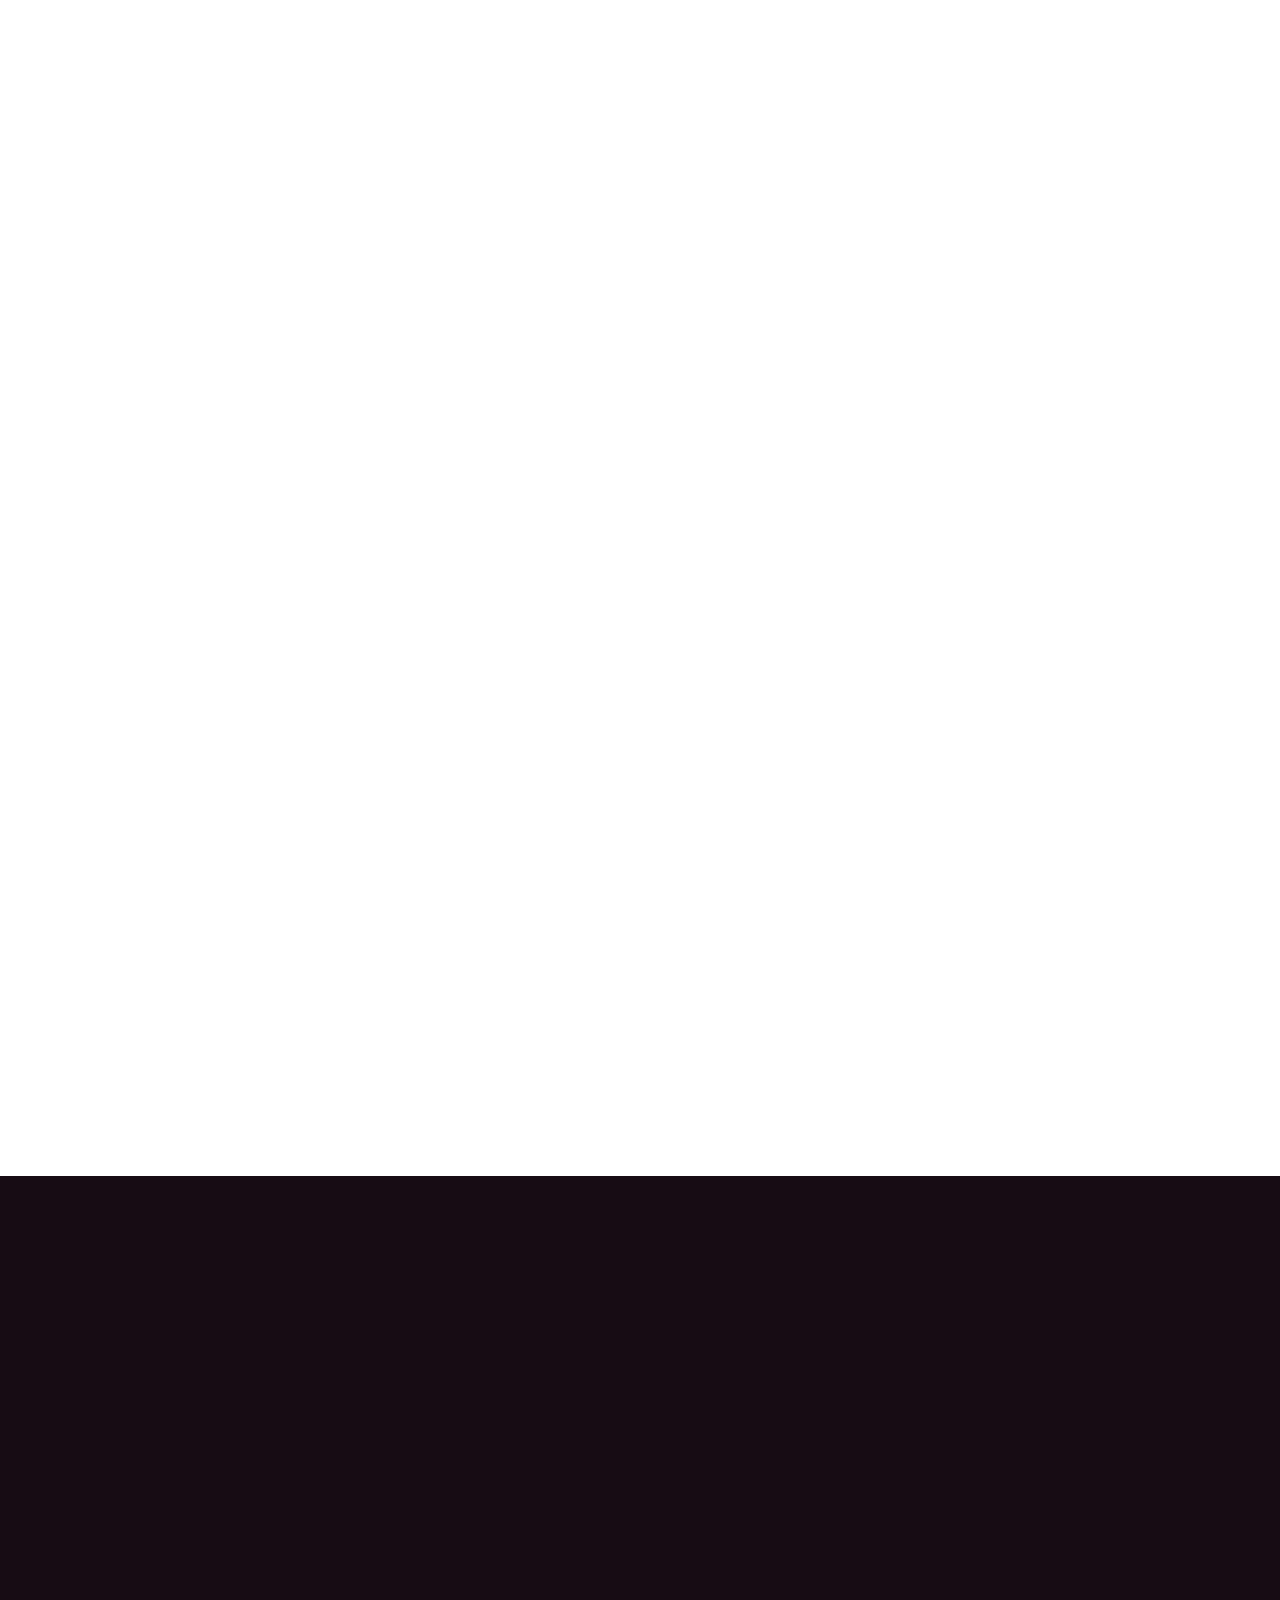
<file: projects/project-2.html>
<!doctype html>
<html lang="en">
<head>
  <meta charset="utf-8">
  <meta name="viewport" content="width=device-width, initial-scale=1">
  <title>ignio™ — Priyanka Lakkad Portfolio</title>
  <link rel="icon" href="../favicon.svg?v=2" type="image/svg+xml">
  <link rel="icon" href="../favicon-32.png?v=2" sizes="32x32" type="image/png">
  <link rel="apple-touch-icon" href="../apple-touch-icon.png?v=2">
  <meta name="description" content="One-line summary of the project.">
  <link rel="preconnect" href="https://fonts.googleapis.com">
  <link rel="preconnect" href="https://fonts.gstatic.com" crossorigin>
  <link href="https://fonts.googleapis.com/css2?family=Plus+Jakarta+Sans:wght@400;500;600;700;800&display=swap" rel="stylesheet">
  <link rel="stylesheet" href="../styles.css?v=294">
  <script>document.documentElement.classList.add("js");</script>
</head>
<body class="case-page" style="--accent: #2a4bc6">
  <!--
    CASE STUDY TEMPLATE
    Every project page uses this same structure. To fill one in, replace the
    placeholder text, and swap each <div class="media">…</div> for an image:
      <div class="media"><img src="images/your-screen.png" alt="Describe the screen"></div>
    Screens are shown at 16:10 (standard desktop size, e.g. 1440×900).
    The section menu is built from the <section id="…"> blocks: keep the ids
    and menu links in sync if you add or remove a section.
  -->
  <header class="header">
    <div class="container header-inner">
      <a class="logo" href="../index.html">PL</a>
      <nav>
        <a href="../index.html#work" aria-current="page">Work</a>
        <a href="../about.html">About</a>
        <a href="../resume.html">Resume</a>
        <a href="../index.html#contact" class="nav-cta">Contact</a>
      </nav>
    </div>
  </header>

  <main>
    <!-- Intro -->
    <section class="container case-hero">
      <a class="back-link" href="../index.html#work">← All work</a>
      <p class="panel-kicker">Digitate · Year</p>
      <h1>ignio<sup>™</sup></h1>
      <p class="case-lede">One or two sentences on what the product is, who it serves, and what you designed.</p>
    </section>

    <!-- Details strip -->
    <section class="container case-meta" data-reveal>
      <div><h2 class="cred-label">Role</h2><p class="cred-value">Your role</p></div>
      <div><h2 class="cred-label">Team</h2><p class="cred-value">Who you worked with</p></div>
      <div><h2 class="cred-label">Timeline</h2><p class="cred-value">Duration</p></div>
      <div><h2 class="cred-label">Platform</h2><p class="cred-value">Web app, desktop</p></div>
    </section>

    <!-- Hero screen -->
    <section class="container" data-reveal>
      <div class="media media-hero"><span>Hero screen (16:10)</span></div>
    </section>

    <!-- Story with a sticky section menu (left on desktop, top bar on phones) -->
    <div class="container case-layout">
      <nav class="case-toc" aria-label="Case study sections">
        <div class="toc-head"><p class="cred-label">On this page</p></div>
        <ol id="case-toc">
          <span class="toc-marker" aria-hidden="true"></span>
          <li><a href="#impact">Impact</a></li>
          <li><a href="#problem">Problem</a></li>
          <li><a href="#research">Research</a></li>
          <li><a href="#insights">Insights</a></li>
          <li><a href="#process">Process</a></li>
          <li><a href="#solution">Solution</a></li>
          <li><a href="#outcomes">Outcomes</a></li>
          <li><a href="#reflection">Reflection</a></li>
        </ol>
      </nav>

      <div class="case-content">
        <section class="case-section" id="impact" data-reveal>
          <div class="case-impact">
            <div class="impact"><span class="metric-num">00%</span><span class="metric-label">Impact metric</span></div>
            <div class="impact"><span class="metric-num">00%</span><span class="metric-label">Impact metric</span></div>
            <div class="impact"><span class="metric-num">00</span><span class="metric-label">Impact metric</span></div>
          </div>
        </section>
        <section class="case-section" id="problem" data-reveal>
          <p class="case-num">01 · Problem</p>
          <p>Describe the current state: what was broken, for whom, and why it mattered to the business. Keep it to two or three short paragraphs.</p>
          <p>Add the constraints you were working within, such as legacy systems, compliance, or timelines.</p>
        </section>
        <section class="case-section" id="research" data-reveal>
          <p class="case-num">02 · Research</p>
          <p>Methods you used (interviews, workflow mapping, data analysis, competitive review) and who you spoke to.</p>
          <div class="media"><span>Research artifact (journey map, workflow diagram)</span></div>
        </section>
        <section class="case-section" id="insights" data-reveal>
          <p class="case-num">03 · Insights</p>
          <ol class="insights">
            <li><strong>Insight one</strong><span>One or two lines explaining it and why it mattered.</span></li>
            <li><strong>Insight two</strong><span>One or two lines explaining it and why it mattered.</span></li>
            <li><strong>Insight three</strong><span>One or two lines explaining it and why it mattered.</span></li>
          </ol>
        </section>
        <section class="case-section" id="process" data-reveal>
          <p class="case-num">04 · Process</p>
          <ol class="flow">
            <li><span class="node"></span><strong>Research</strong><span>What you learned</span></li>
            <li><span class="node"></span><strong>Define</strong><span>The key decision</span></li>
            <li><span class="node"></span><strong>Design</strong><span>What you built</span></li>
            <li><span class="node"></span><strong>Validate</strong><span>How you tested it</span></li>
          </ol>
          <p>A short paragraph on how you iterated, what you tested, and what changed along the way.</p>
        </section>
        <section class="case-section" id="solution" data-reveal>
          <p class="case-num">05 · Solution</p>
          <p>Walk through the main parts of the design. For each one, show the screen and explain the decision behind it.</p>
          <figure class="feature">
            <div class="media"><span>Feature screen 1 (16:10)</span></div>
            <figcaption><strong>Feature name</strong><span>Why it was designed this way and the problem it solves.</span></figcaption>
          </figure>
          <figure class="feature">
            <div class="media"><span>Feature screen 2 (16:10)</span></div>
            <figcaption><strong>Feature name</strong><span>Why it was designed this way and the problem it solves.</span></figcaption>
          </figure>
          <figure class="feature">
            <div class="media"><span>Feature screen 3 (16:10)</span></div>
            <figcaption><strong>Feature name</strong><span>Why it was designed this way and the problem it solves.</span></figcaption>
          </figure>
        </section>
        <section class="case-section" id="outcomes" data-reveal>
          <p class="case-num">06 · Outcomes</p>
          <p>The results in numbers and in people's words: adoption, time saved, errors reduced, quotes from users or stakeholders.</p>
          <blockquote class="quote">“A short quote from a user or stakeholder about the impact.”<cite>Name, Role</cite></blockquote>
        </section>
        <section class="case-section" id="reflection" data-reveal>
          <p class="case-num">07 · Reflection</p>
          <p>What went well, what you would do differently, and what you'd explore next.</p>
        </section>
      </div>
    </div>

    <!-- Next project -->
    <section class="container next-project" data-reveal>
      <a href="../procureflow/">
        <span class="cred-label">Next project</span>
        <span class="next-title">ProcureFlow <span aria-hidden="true">→</span></span>
      </a>
    </section>
  </main>

  <section class="container cta" id="contact">
    <div class="cta-text" data-reveal>
      <p class="availability"><span class="avail-dot"></span>Available for full-time product design opportunities</p>
      <h2>Let's build <span class="highlight">intelligent systems</span> together.</h2>
      <p class="cta-note">I'm always happy to connect about product design, emerging AI experiences, or new opportunities.</p>
      <a class="btn btn-secondary" href="../resume.html">View resume</a>
    </div>

    <ul class="contact-list" data-reveal style="--d:.1s">
      <li class="contact-row">
        <span class="contact-label">Email</span>
        <a class="contact-value" href="mailto:plakkad06@gmail.com">plakkad06@gmail.com</a>
        <button class="copy-btn" type="button" data-copy="plakkad06@gmail.com">Copy</button>
      </li>
      <li class="contact-row">
        <span class="contact-label">LinkedIn</span>
        <a class="contact-value" href="https://www.linkedin.com/in/priyankalakkad/" target="_blank" rel="noopener">in/priyankalakkad</a>
        <svg class="row-arrow" viewBox="0 0 24 24" aria-hidden="true"><path d="M7 17 17 7M9 7h8v8"/></svg>
      </li>
      <li class="contact-row">
        <span class="contact-label">Instagram</span>
        <a class="contact-value" href="https://www.instagram.com/drummerpriyanka/" target="_blank" rel="noopener">@drummerpriyanka</a>
        <svg class="row-arrow" viewBox="0 0 24 24" aria-hidden="true"><path d="M7 17 17 7M9 7h8v8"/></svg>
      </li>
    </ul>
  </section>

  <footer class="container site-footer" data-reveal>
    <p>© 2026 Priyanka Lakkad</p>
  </footer>

  <button class="to-top" id="to-top" aria-label="Back to top">
    <svg class="to-top-ring" viewBox="0 0 48 48" aria-hidden="true">
      <circle cx="24" cy="24" r="22" class="to-top-track"/>
      <circle cx="24" cy="24" r="22" class="to-top-progress"/>
    </svg>
    <svg class="to-top-arrow" viewBox="0 0 24 24" aria-hidden="true"><path d="M12 19V5M5.5 11.5 12 5l6.5 6.5"/></svg>
  </button>

  <script src="../contact.js?v=1"></script>
  <script src="../scroll.js?v=12"></script>
  <script src="../logo.js?v=10"></script>
  <script src="../case.js?v=9"></script>
</body>
</html>
</file>
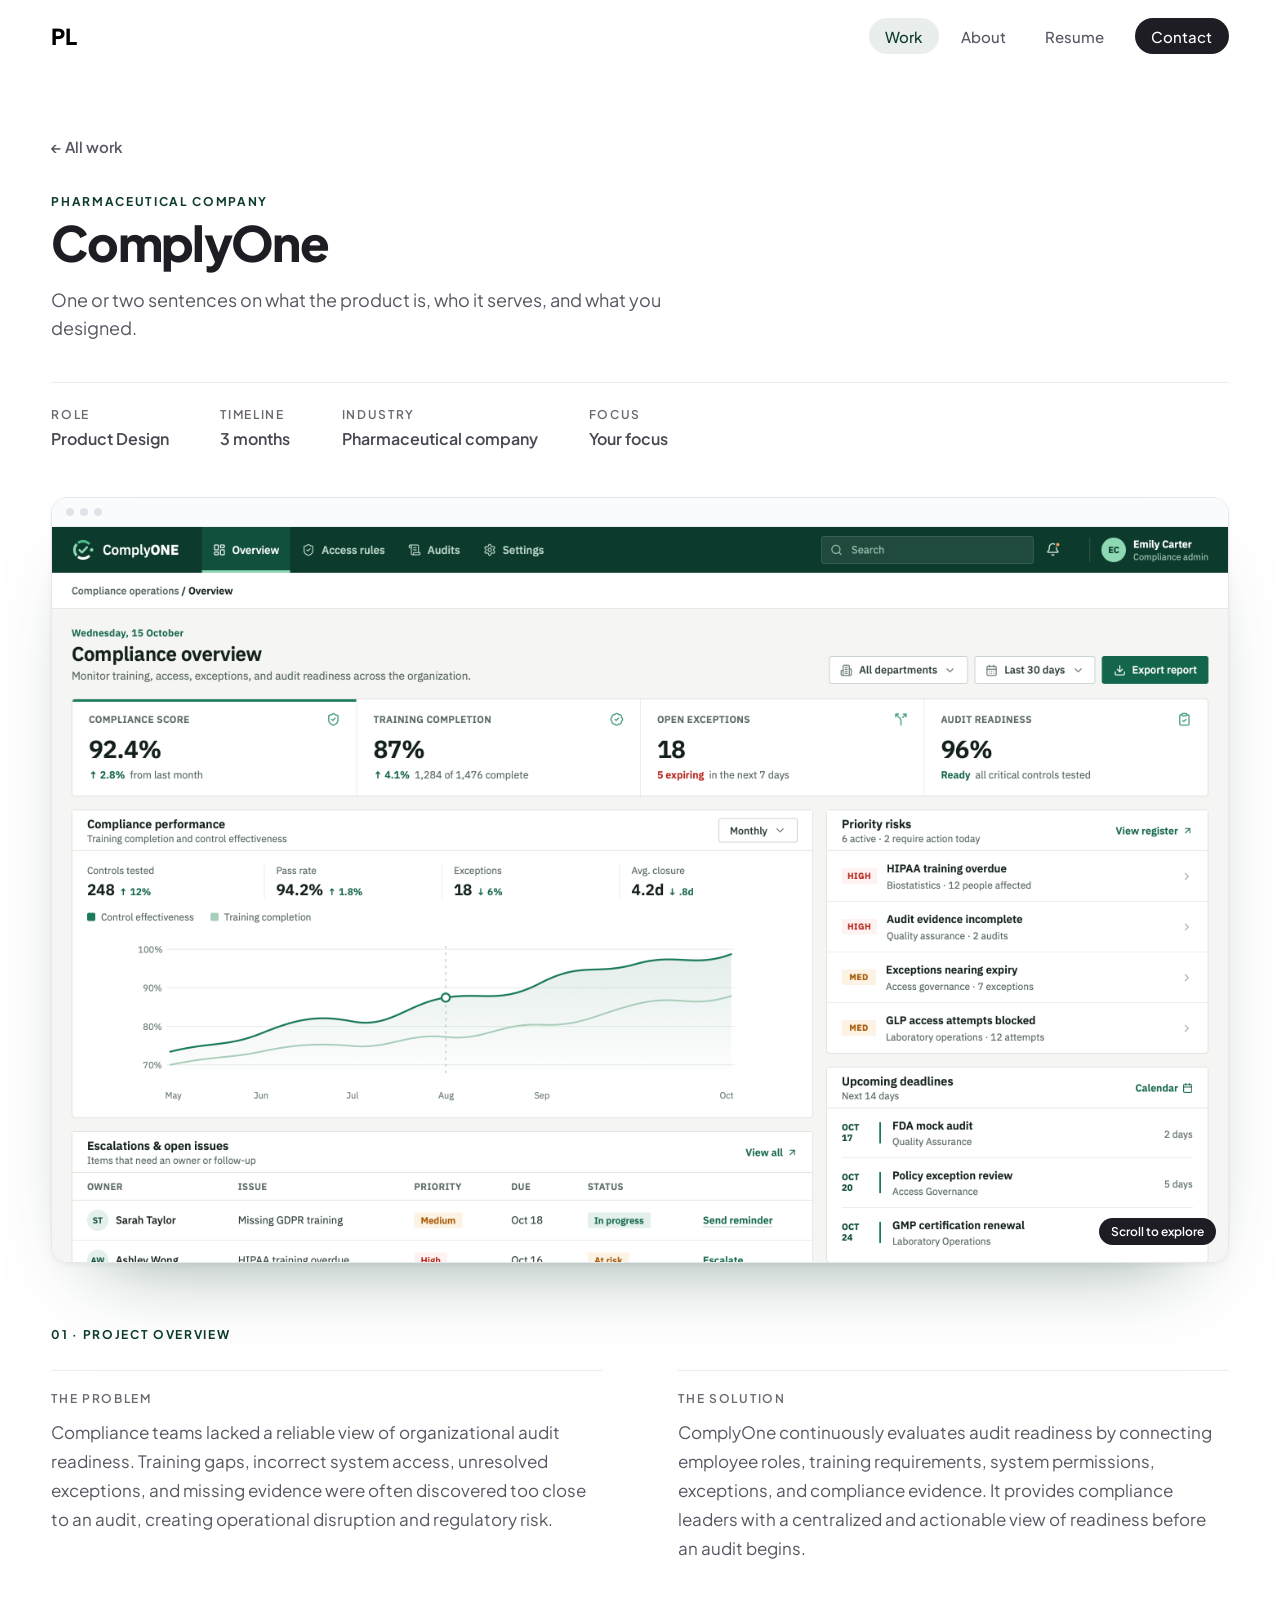
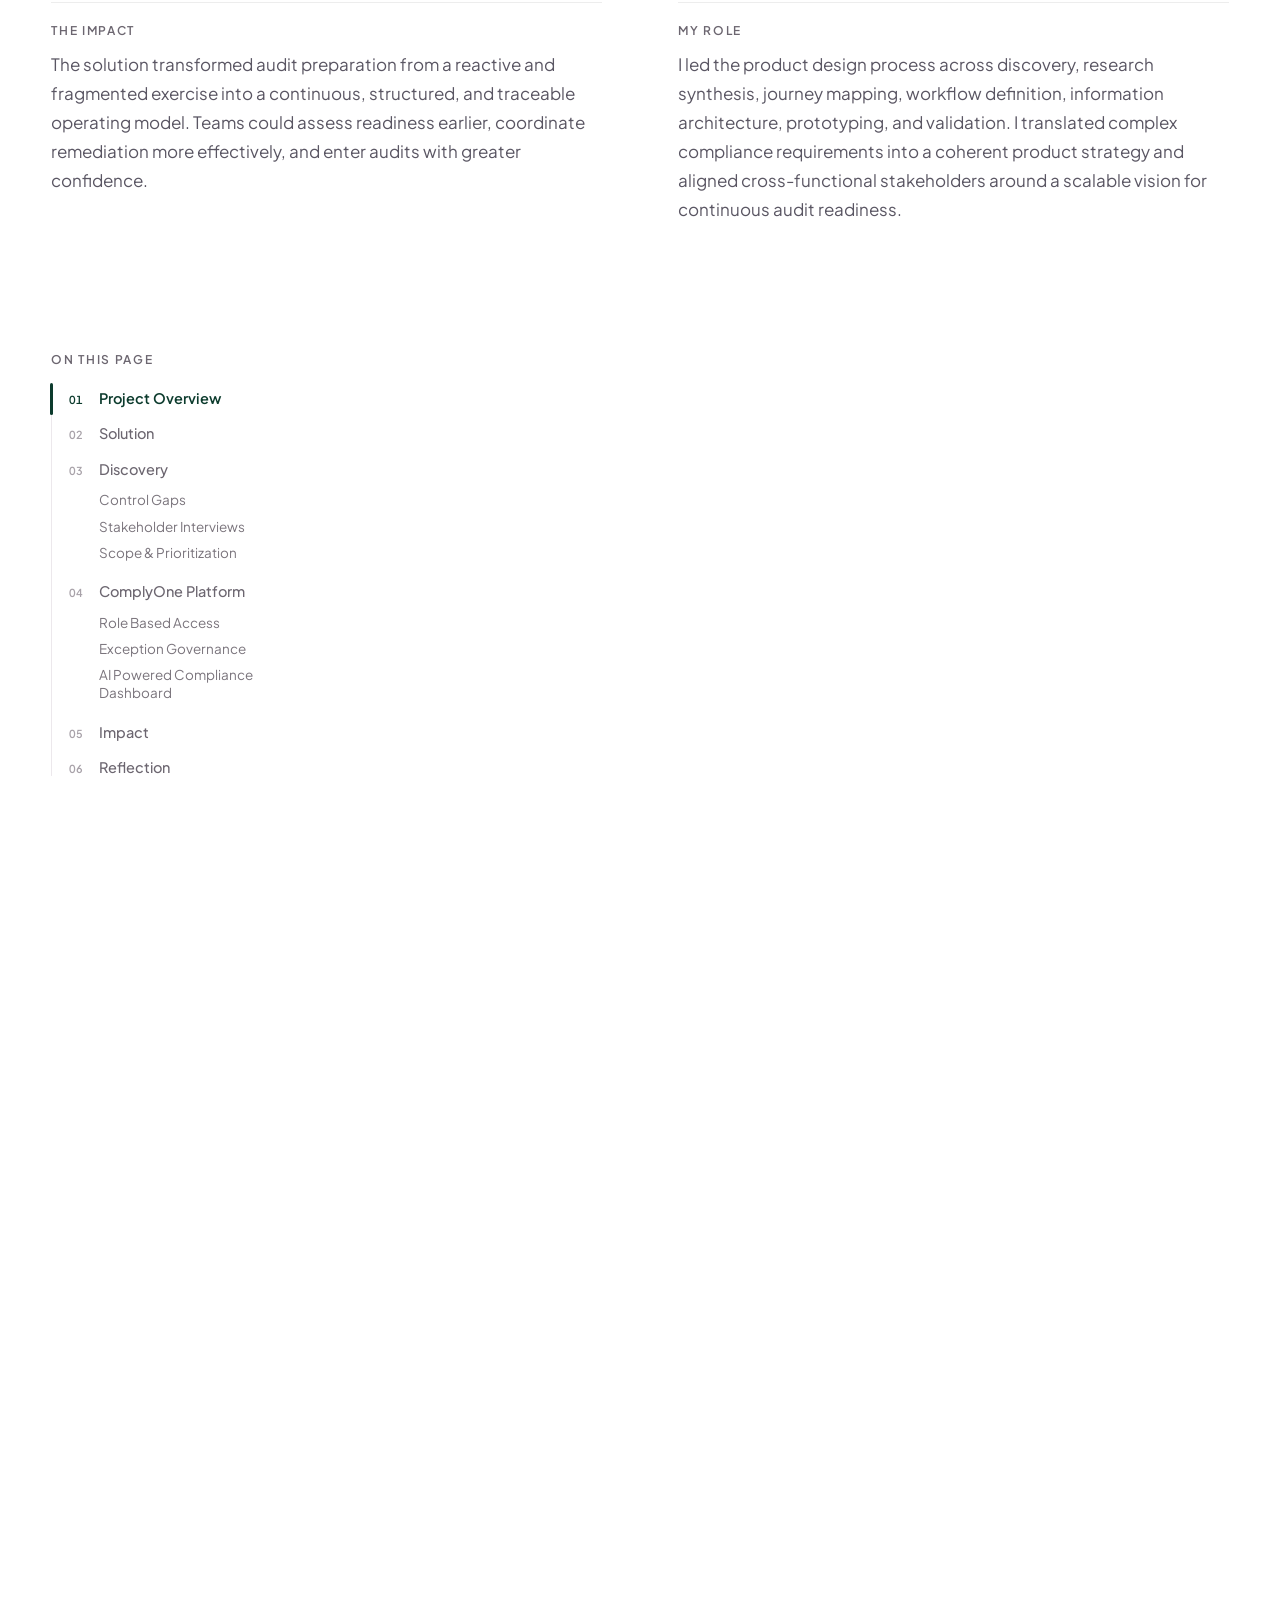
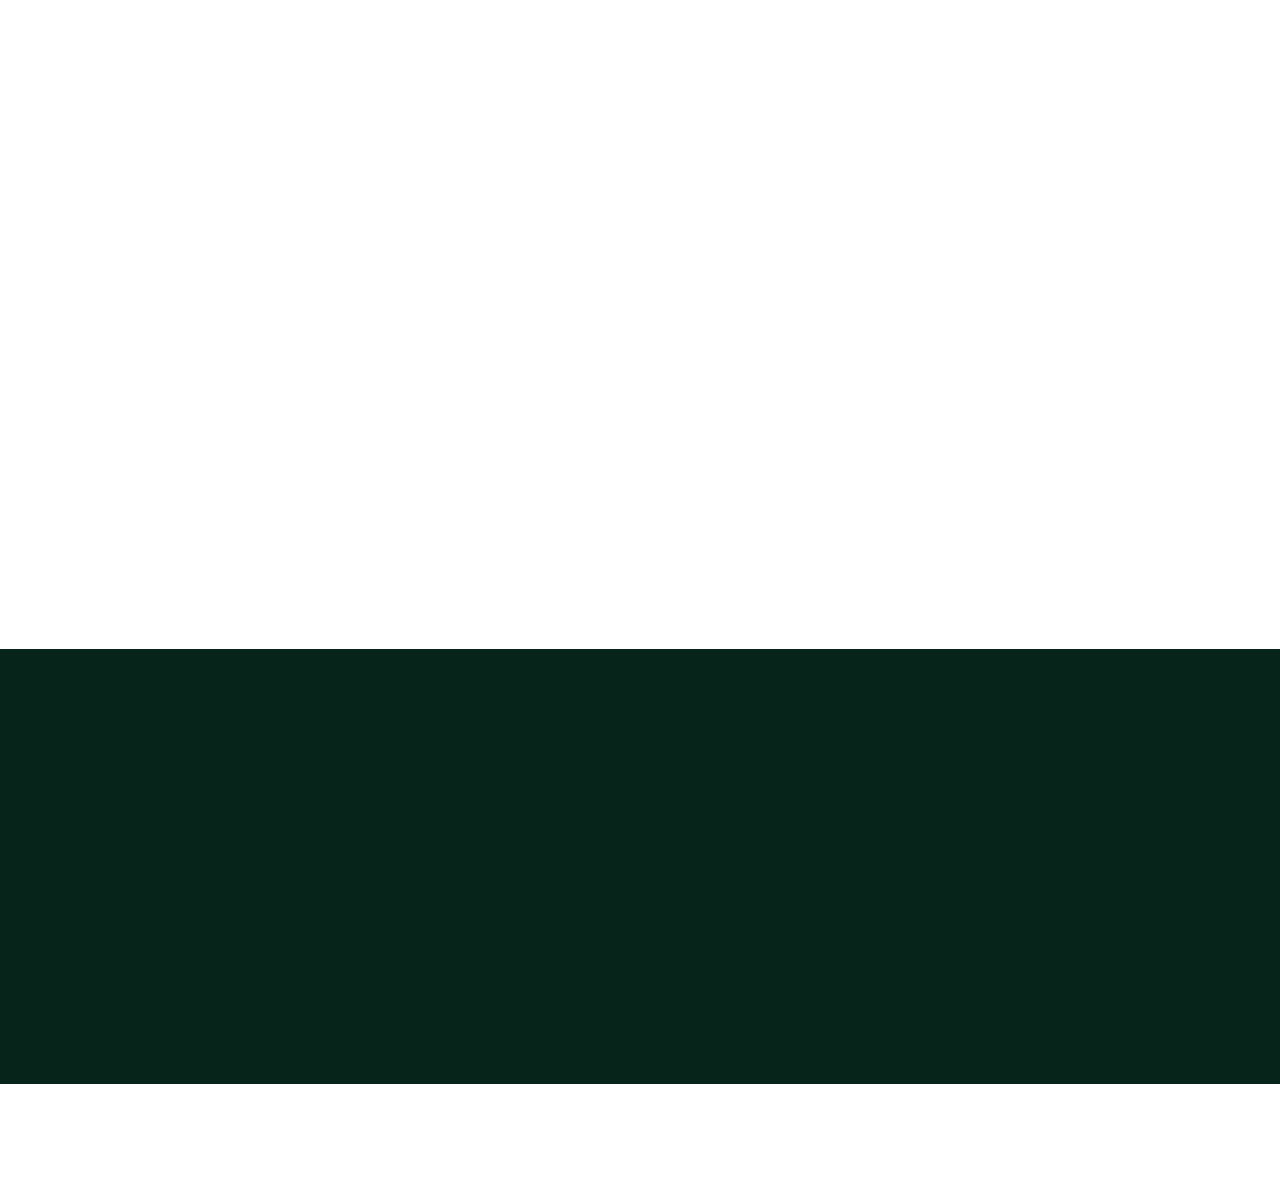
<file: projects/project-3.html>
<!doctype html>
<html lang="en">
<head>
  <meta charset="utf-8">
  <title>ComplyOne — Priyanka Lakkad Portfolio</title>
  <!-- This case study moved to /complyone/; forward old links there -->
  <link rel="canonical" href="../complyone/">
  <meta http-equiv="refresh" content="0; url=../complyone/">
  <script>location.replace("../complyone/" + location.hash);</script>
</head>
<body>
  <p><a href="../complyone/">ComplyOne has moved here.</a></p>
</body>
</html>
</file>
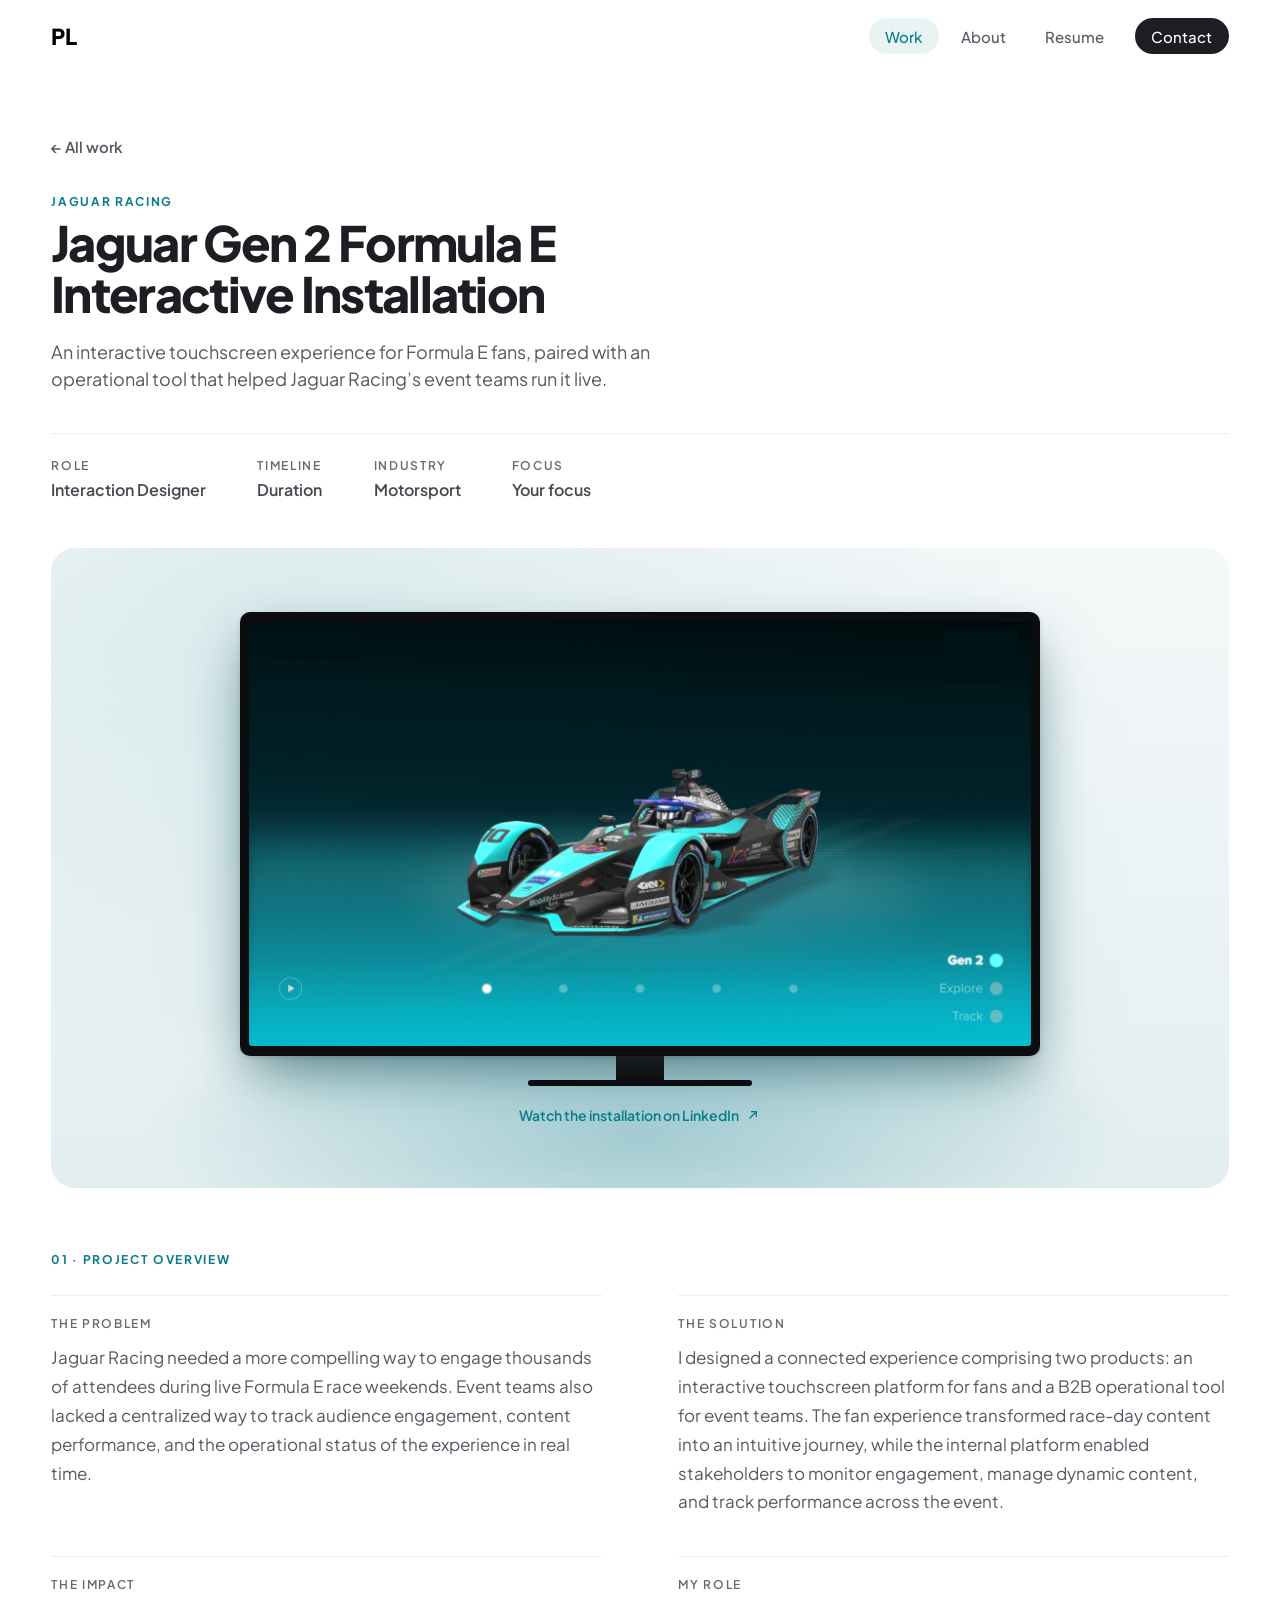
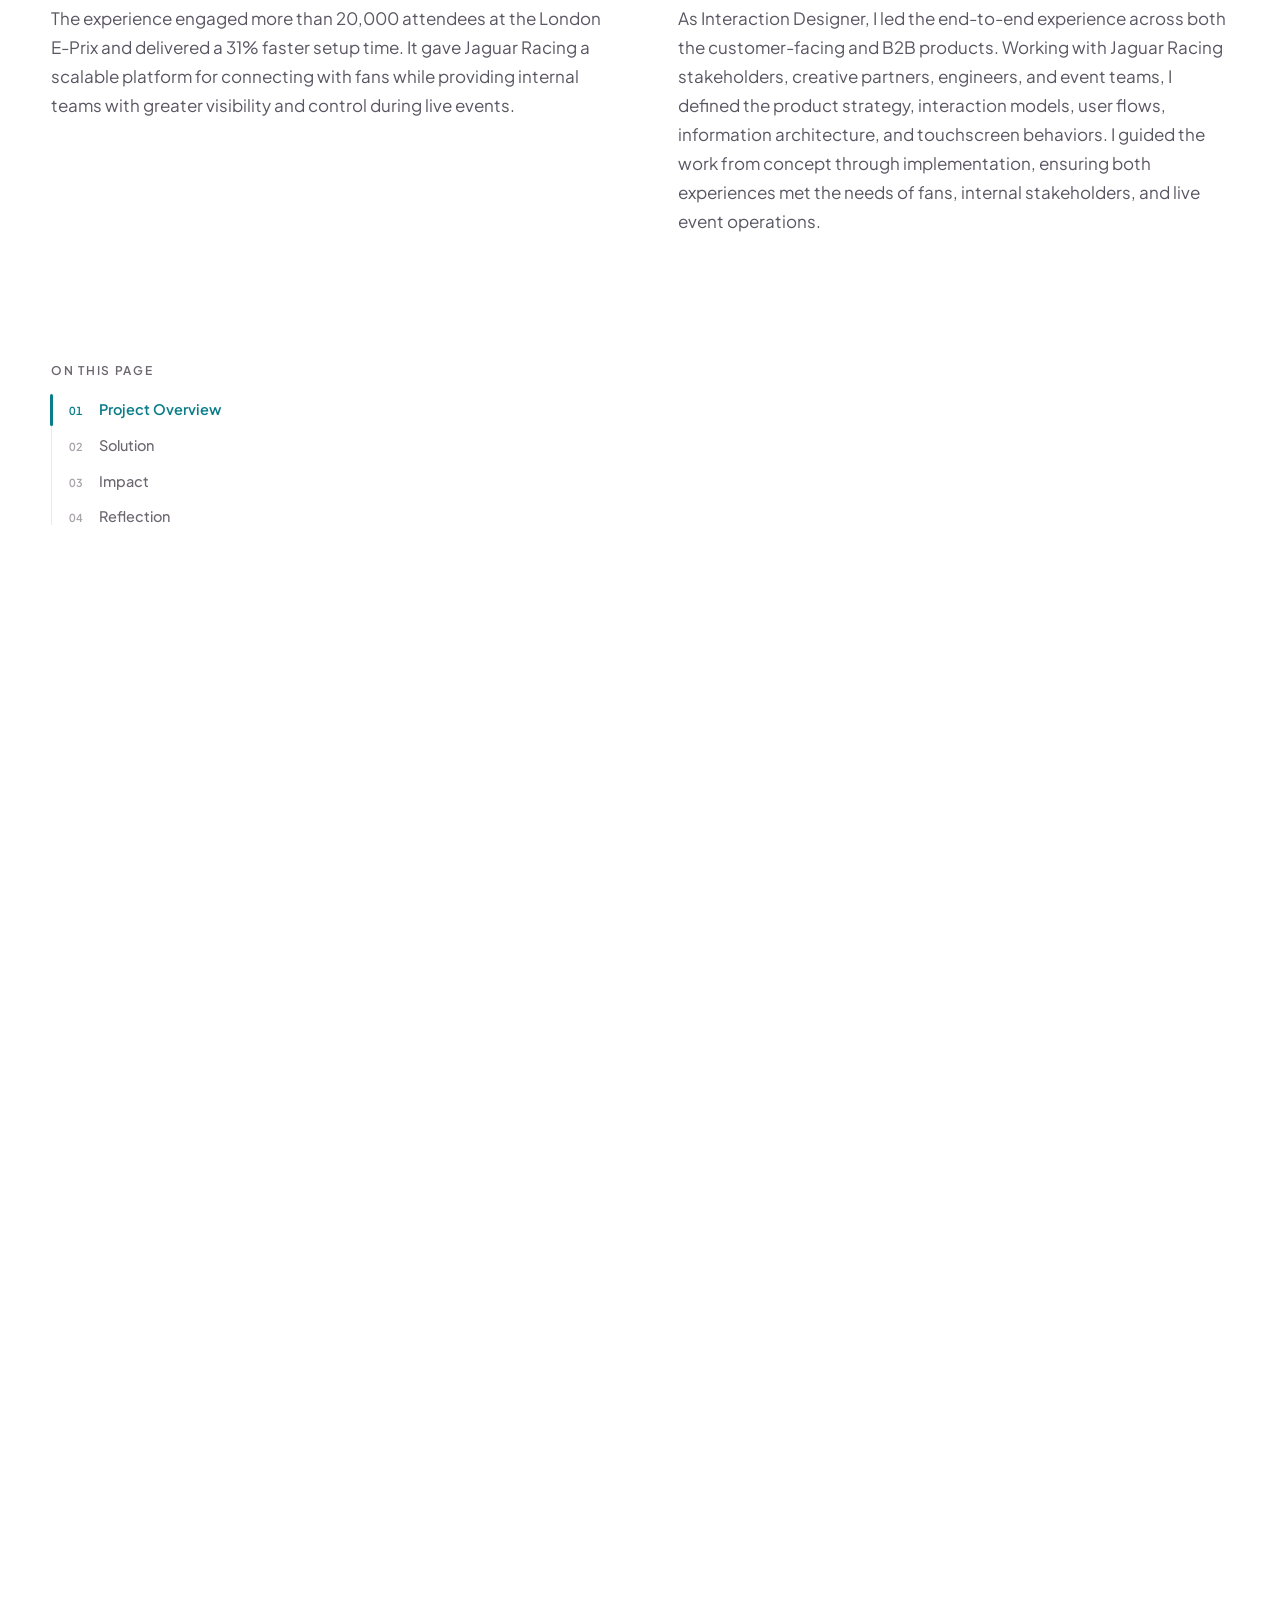
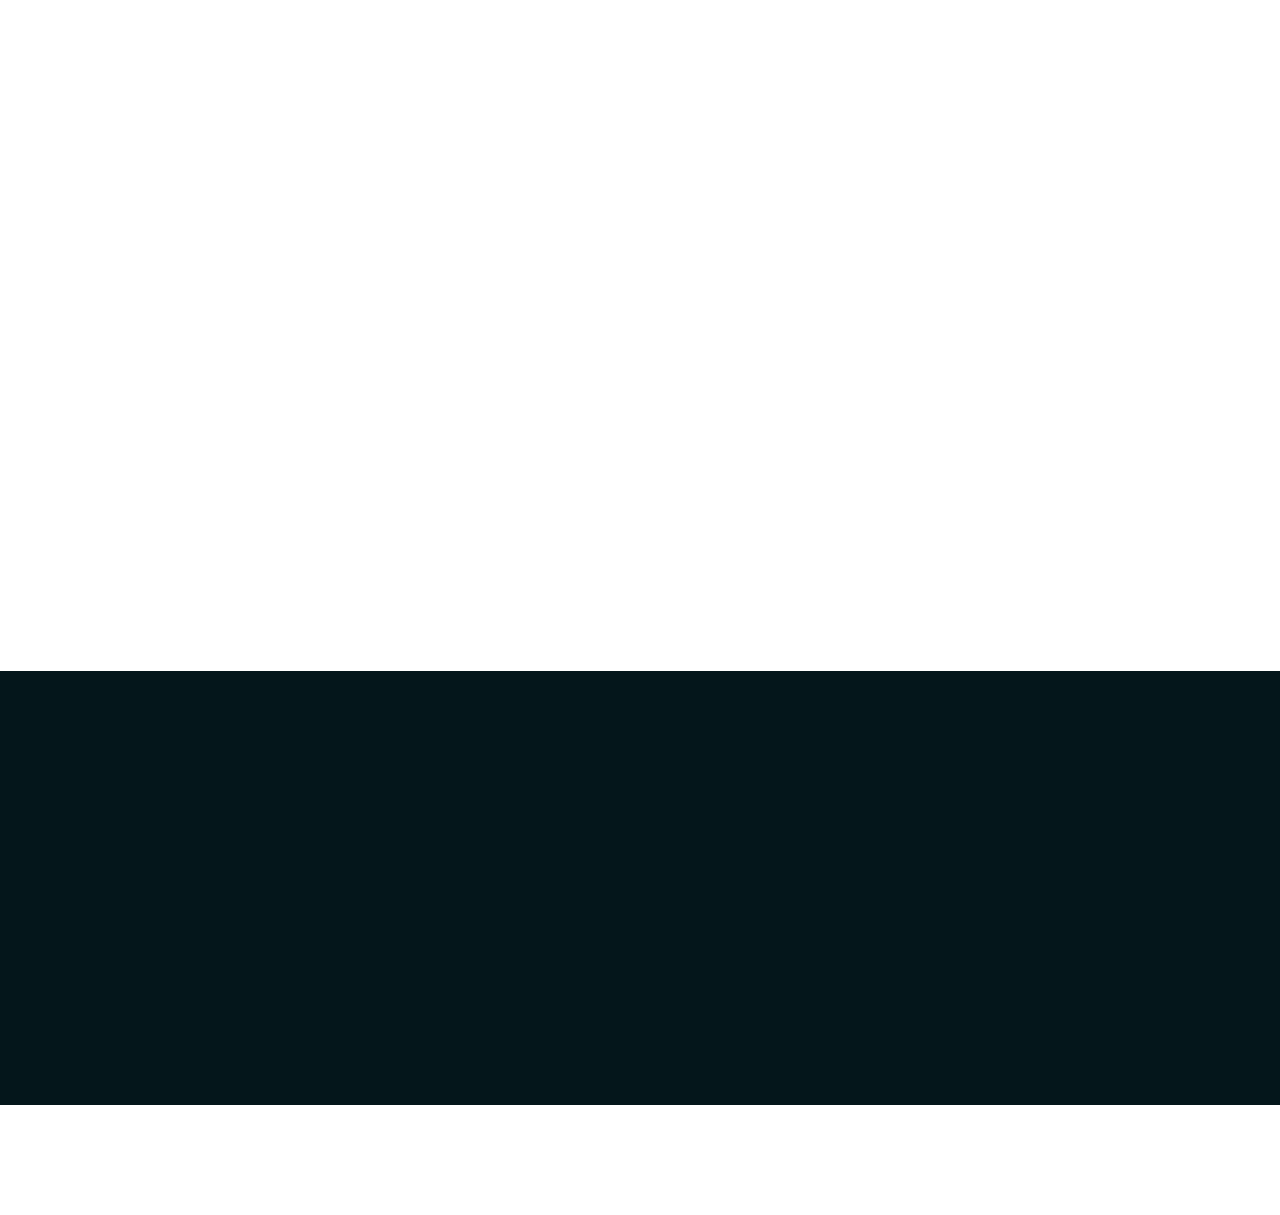
<file: projects/project-4.html>
<!doctype html>
<html lang="en">
<head>
  <meta charset="utf-8">
  <title>Jaguar Racing — Priyanka Lakkad Portfolio</title>
  <!-- This case study moved to /jaguarracing/; forward old links there -->
  <link rel="canonical" href="../jaguarracing/">
  <meta http-equiv="refresh" content="0; url=../jaguarracing/">
  <script>location.replace("../jaguarracing/" + location.hash);</script>
</head>
<body>
  <p><a href="../jaguarracing/">Jaguar Racing has moved here.</a></p>
</body>
</html>
</file>
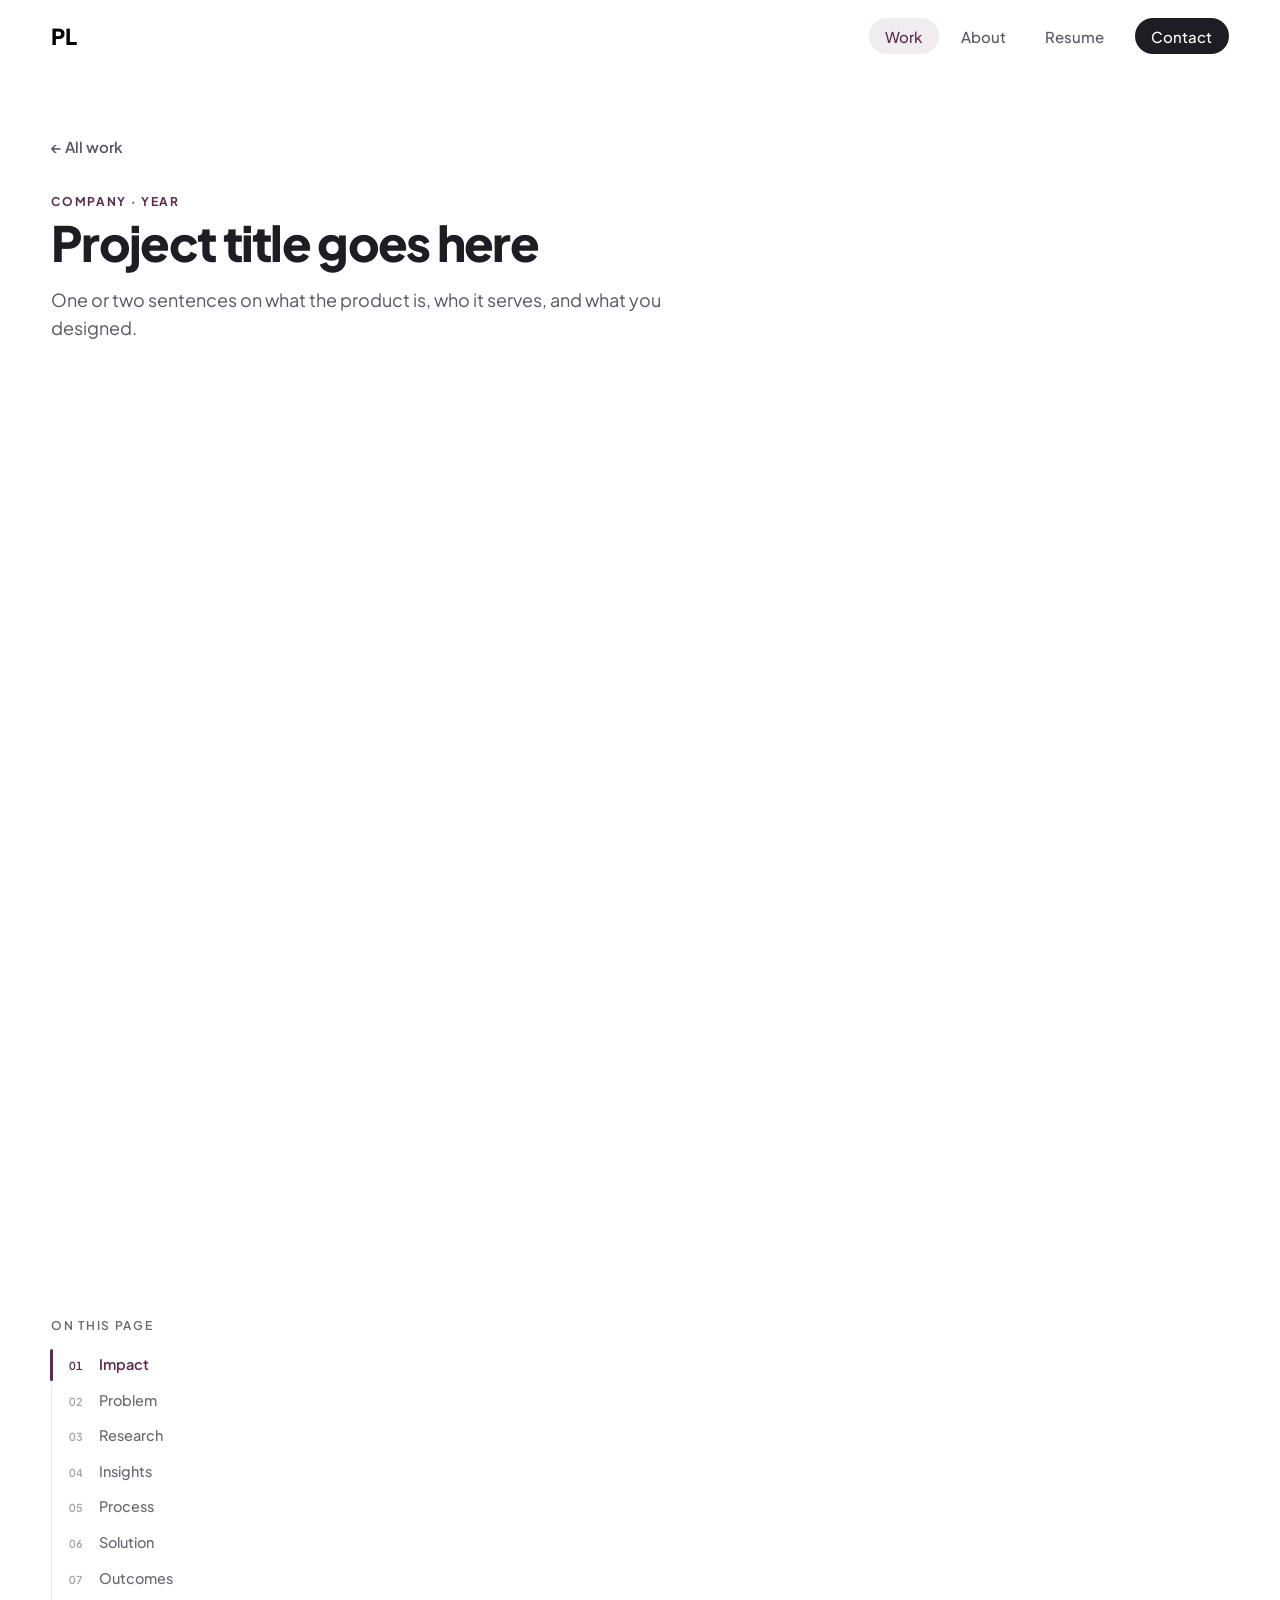
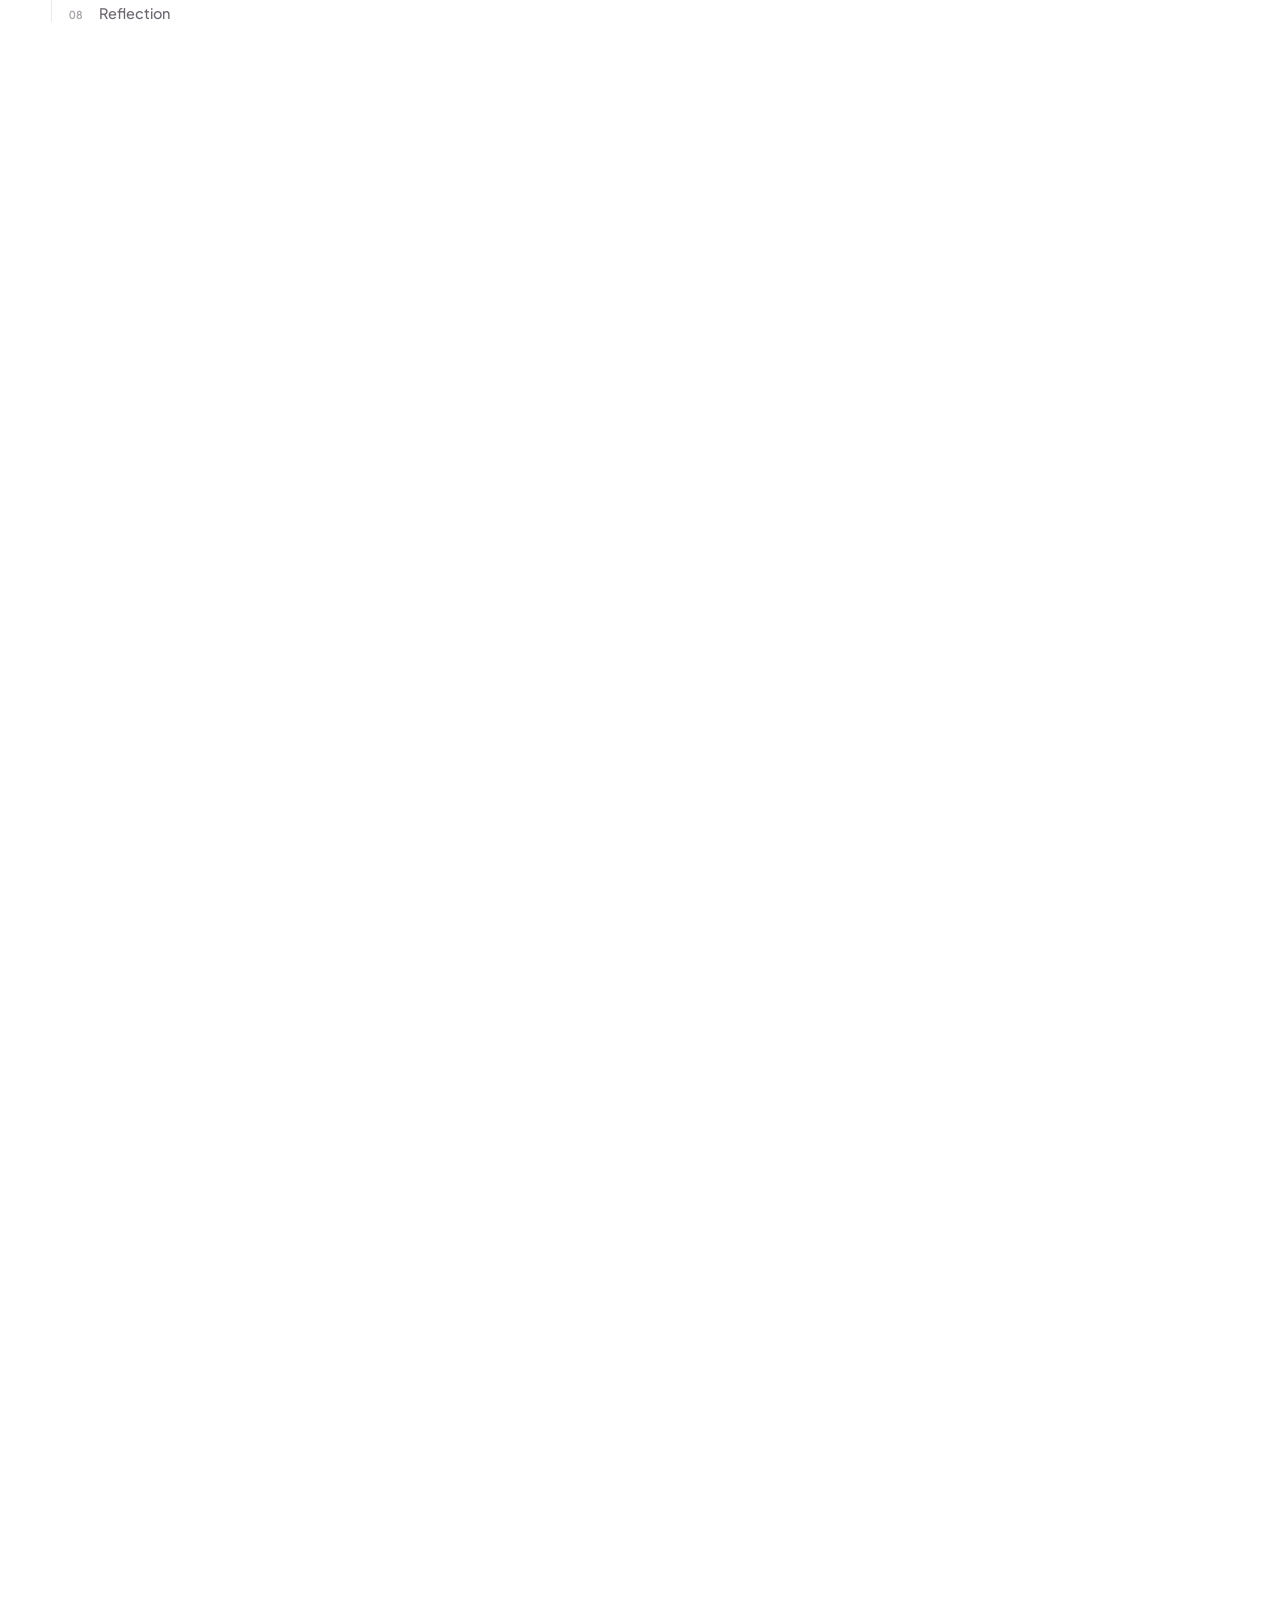
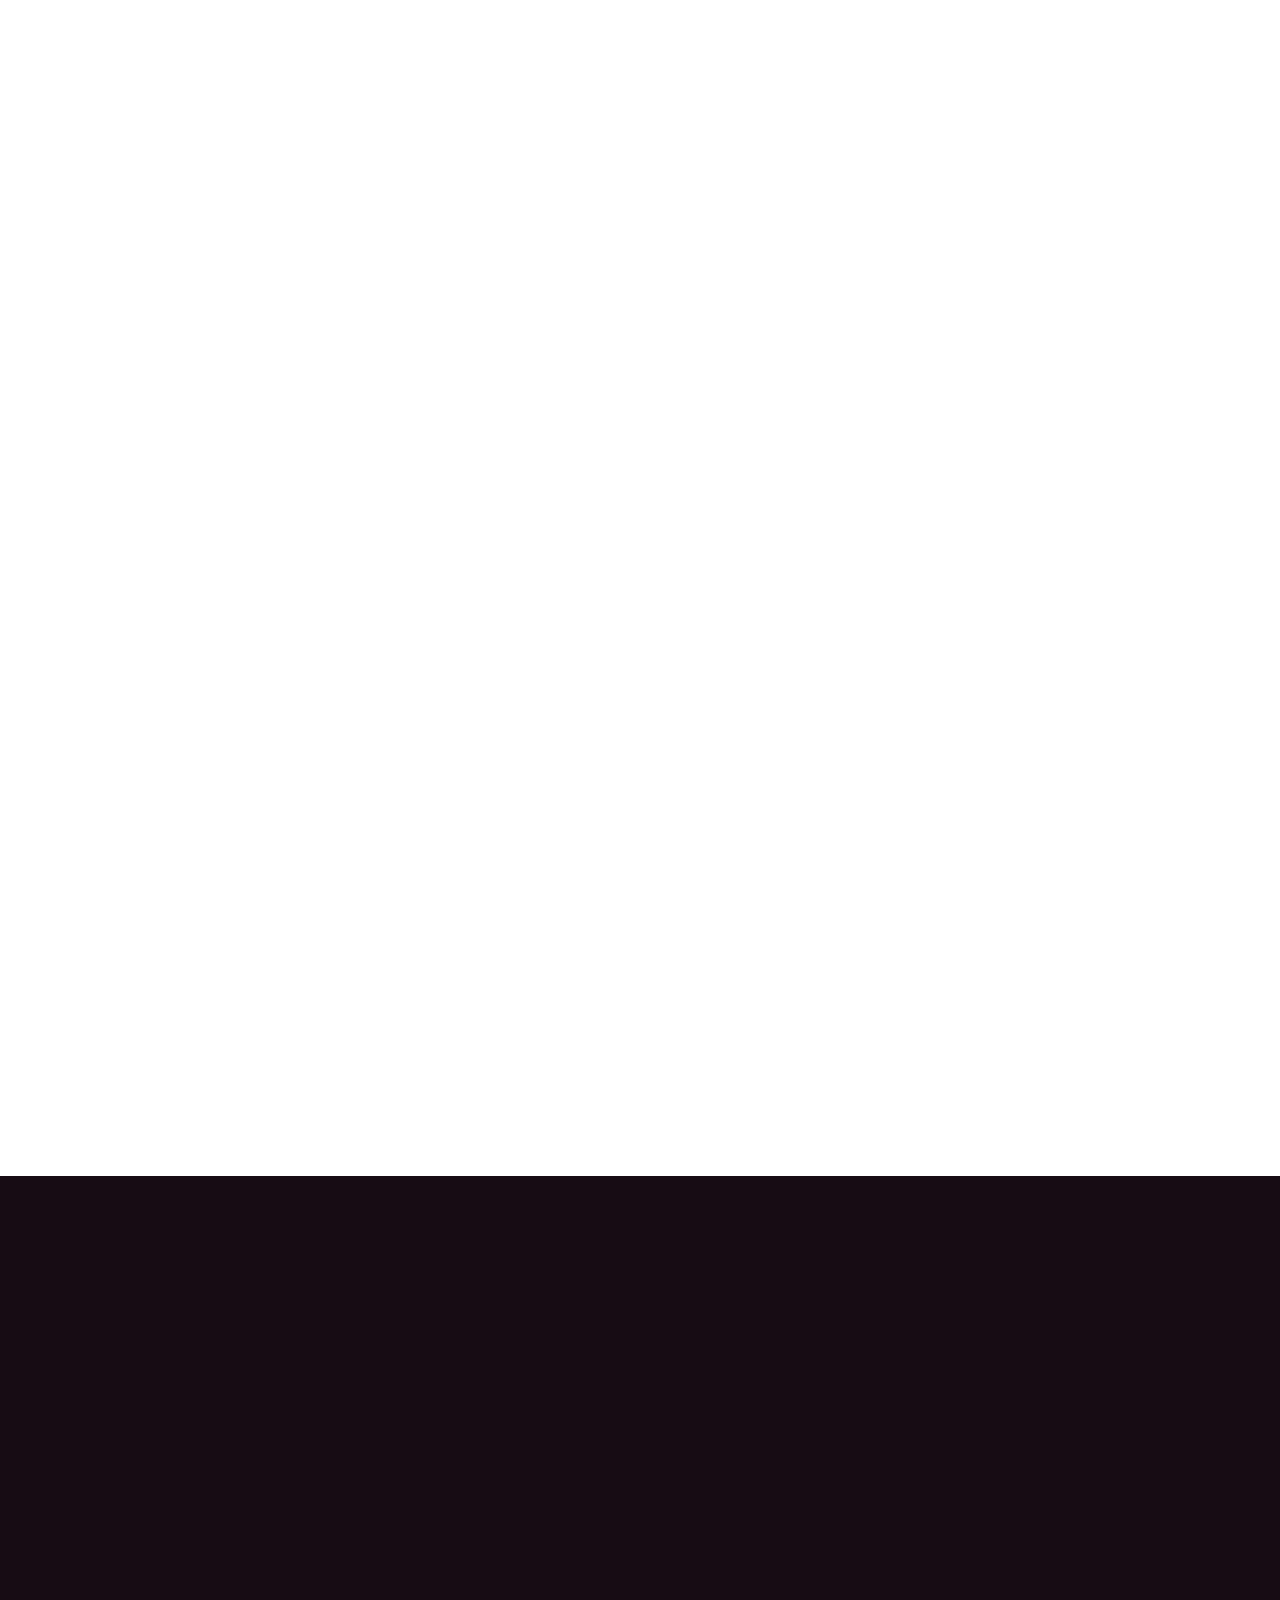
<file: projects/template.html>
<!doctype html>
<html lang="en">
<head>
  <meta charset="utf-8">
  <meta name="viewport" content="width=device-width, initial-scale=1">
  <title>Project title — Priyanka Lakkad Portfolio</title>
  <link rel="icon" href="../favicon.svg?v=2" type="image/svg+xml">
  <link rel="icon" href="../favicon-32.png?v=2" sizes="32x32" type="image/png">
  <link rel="apple-touch-icon" href="../apple-touch-icon.png?v=2">
  <meta name="description" content="One-line summary of the project.">
  <link rel="preconnect" href="https://fonts.googleapis.com">
  <link rel="preconnect" href="https://fonts.gstatic.com" crossorigin>
  <link href="https://fonts.googleapis.com/css2?family=Plus+Jakarta+Sans:wght@400;500;600;700;800&display=swap" rel="stylesheet">
  <link rel="stylesheet" href="../styles.css?v=294">
  <script>document.documentElement.classList.add("js");</script>
</head>
<body class="case-page" style="--accent: #5a2d4c">
  <!--
    CASE STUDY TEMPLATE
    Every project page uses this same structure. To fill one in, replace the
    placeholder text, and swap each <div class="media">…</div> for an image:
      <div class="media"><img src="images/your-screen.png" alt="Describe the screen"></div>
    Set this project's color in the --accent value on <body> (and on its homepage card).
    Screens are shown at 16:10 (standard desktop size, e.g. 1440×900).
    The section menu is built from the <section id="…"> blocks: keep the ids
    and menu links in sync if you add or remove a section.
  -->
  <header class="header">
    <div class="container header-inner">
      <a class="logo" href="../index.html">PL</a>
      <nav>
        <a href="../index.html#work" aria-current="page">Work</a>
        <a href="../about.html">About</a>
        <a href="../resume.html">Resume</a>
        <a href="../index.html#contact" class="nav-cta">Contact</a>
      </nav>
    </div>
  </header>

  <main>
    <!-- Intro -->
    <section class="container case-hero">
      <a class="back-link" href="../index.html#work">← All work</a>
      <p class="panel-kicker">Company · Year</p>
      <h1>Project title goes here</h1>
      <p class="case-lede">One or two sentences on what the product is, who it serves, and what you designed.</p>
    </section>

    <!-- Details strip -->
    <section class="container case-meta" data-reveal>
      <div><h2 class="cred-label">Role</h2><p class="cred-value">Your role</p></div>
      <div><h2 class="cred-label">Team</h2><p class="cred-value">Who you worked with</p></div>
      <div><h2 class="cred-label">Timeline</h2><p class="cred-value">Duration</p></div>
      <div><h2 class="cred-label">Platform</h2><p class="cred-value">Web app, desktop</p></div>
    </section>

    <!-- Hero screen -->
    <section class="container" data-reveal>
      <div class="media media-hero"><span>Hero screen (16:10)</span></div>
    </section>

    <!-- Story with a sticky section menu (left on desktop, top bar on phones) -->
    <div class="container case-layout">
      <nav class="case-toc" aria-label="Case study sections">
        <div class="toc-head"><p class="cred-label">On this page</p></div>
        <ol id="case-toc">
          <span class="toc-marker" aria-hidden="true"></span>
          <li><a href="#impact">Impact</a></li>
          <li><a href="#problem">Problem</a></li>
          <li><a href="#research">Research</a></li>
          <li><a href="#insights">Insights</a></li>
          <li><a href="#process">Process</a></li>
          <li><a href="#solution">Solution</a></li>
          <li><a href="#outcomes">Outcomes</a></li>
          <li><a href="#reflection">Reflection</a></li>
        </ol>
      </nav>

      <div class="case-content">
        <section class="case-section" id="impact" data-reveal>
          <div class="case-impact">
            <div class="impact"><span class="metric-num">00%</span><span class="metric-label">Impact metric</span></div>
            <div class="impact"><span class="metric-num">00%</span><span class="metric-label">Impact metric</span></div>
            <div class="impact"><span class="metric-num">00</span><span class="metric-label">Impact metric</span></div>
          </div>
        </section>
        <section class="case-section" id="problem" data-reveal>
          <p class="case-num">01 · Problem</p>
          <p>Describe the current state: what was broken, for whom, and why it mattered to the business. Keep it to two or three short paragraphs.</p>
          <p>Add the constraints you were working within, such as legacy systems, compliance, or timelines.</p>
        </section>
        <section class="case-section" id="research" data-reveal>
          <p class="case-num">02 · Research</p>
          <p>Methods you used (interviews, workflow mapping, data analysis, competitive review) and who you spoke to.</p>
          <div class="media"><span>Research artifact (journey map, workflow diagram)</span></div>
        </section>
        <section class="case-section" id="insights" data-reveal>
          <p class="case-num">03 · Insights</p>
          <ol class="insights">
            <li><strong>Insight one</strong><span>One or two lines explaining it and why it mattered.</span></li>
            <li><strong>Insight two</strong><span>One or two lines explaining it and why it mattered.</span></li>
            <li><strong>Insight three</strong><span>One or two lines explaining it and why it mattered.</span></li>
          </ol>
        </section>
        <section class="case-section" id="process" data-reveal>
          <p class="case-num">04 · Process</p>
          <ol class="flow">
            <li><span class="node"></span><strong>Research</strong><span>What you learned</span></li>
            <li><span class="node"></span><strong>Define</strong><span>The key decision</span></li>
            <li><span class="node"></span><strong>Design</strong><span>What you built</span></li>
            <li><span class="node"></span><strong>Validate</strong><span>How you tested it</span></li>
          </ol>
          <p>A short paragraph on how you iterated, what you tested, and what changed along the way.</p>
        </section>
        <section class="case-section" id="solution" data-reveal>
          <p class="case-num">05 · Solution</p>
          <p>Walk through the main parts of the design. For each one, show the screen and explain the decision behind it.</p>
          <figure class="feature">
            <div class="media"><span>Feature screen 1 (16:10)</span></div>
            <figcaption><strong>Feature name</strong><span>Why it was designed this way and the problem it solves.</span></figcaption>
          </figure>
          <figure class="feature">
            <div class="media"><span>Feature screen 2 (16:10)</span></div>
            <figcaption><strong>Feature name</strong><span>Why it was designed this way and the problem it solves.</span></figcaption>
          </figure>
          <figure class="feature">
            <div class="media"><span>Feature screen 3 (16:10)</span></div>
            <figcaption><strong>Feature name</strong><span>Why it was designed this way and the problem it solves.</span></figcaption>
          </figure>
        </section>
        <section class="case-section" id="outcomes" data-reveal>
          <p class="case-num">06 · Outcomes</p>
          <p>The results in numbers and in people's words: adoption, time saved, errors reduced, quotes from users or stakeholders.</p>
          <blockquote class="quote">“A short quote from a user or stakeholder about the impact.”<cite>Name, Role</cite></blockquote>
        </section>
        <section class="case-section" id="reflection" data-reveal>
          <p class="case-num">07 · Reflection</p>
          <p>What went well, what you would do differently, and what you'd explore next.</p>
        </section>
      </div>
    </div>

    <!-- Next project -->
    <section class="container next-project" data-reveal>
      <a href="project-2.html">
        <span class="cred-label">Next project</span>
        <span class="next-title">Next project title <span aria-hidden="true">→</span></span>
      </a>
    </section>
  </main>

  <section class="container cta" id="contact">
    <div class="cta-text" data-reveal>
      <p class="availability"><span class="avail-dot"></span>Available for full-time product design opportunities</p>
      <h2>Let's build <span class="highlight">intelligent systems</span> together.</h2>
      <p class="cta-note">I'm always happy to connect about product design, emerging AI experiences, or new opportunities.</p>
      <a class="btn btn-secondary" href="../resume.html">View resume</a>
    </div>

    <ul class="contact-list" data-reveal style="--d:.1s">
      <li class="contact-row">
        <span class="contact-label">Email</span>
        <a class="contact-value" href="mailto:plakkad06@gmail.com">plakkad06@gmail.com</a>
        <button class="copy-btn" type="button" data-copy="plakkad06@gmail.com">Copy</button>
      </li>
      <li class="contact-row">
        <span class="contact-label">LinkedIn</span>
        <a class="contact-value" href="https://www.linkedin.com/in/priyankalakkad/" target="_blank" rel="noopener">in/priyankalakkad</a>
        <svg class="row-arrow" viewBox="0 0 24 24" aria-hidden="true"><path d="M7 17 17 7M9 7h8v8"/></svg>
      </li>
      <li class="contact-row">
        <span class="contact-label">Instagram</span>
        <a class="contact-value" href="https://www.instagram.com/drummerpriyanka/" target="_blank" rel="noopener">@drummerpriyanka</a>
        <svg class="row-arrow" viewBox="0 0 24 24" aria-hidden="true"><path d="M7 17 17 7M9 7h8v8"/></svg>
      </li>
    </ul>
  </section>

  <footer class="container site-footer" data-reveal>
    <p>© 2026 Priyanka Lakkad</p>
  </footer>

  <button class="to-top" id="to-top" aria-label="Back to top">
    <svg class="to-top-ring" viewBox="0 0 48 48" aria-hidden="true">
      <circle cx="24" cy="24" r="22" class="to-top-track"/>
      <circle cx="24" cy="24" r="22" class="to-top-progress"/>
    </svg>
    <svg class="to-top-arrow" viewBox="0 0 24 24" aria-hidden="true"><path d="M12 19V5M5.5 11.5 12 5l6.5 6.5"/></svg>
  </button>

  <script src="../contact.js?v=1"></script>
  <script src="../scroll.js?v=12"></script>
  <script src="../logo.js?v=10"></script>
  <script src="../case.js?v=9"></script>
</body>
</html>
</file>
<file: styles.css>
:root {
  --text: #1f1d24;
  --text-2: #5a5663;
  --line: #eeecf0;
  --white: #ffffff;
  --ivory: #ffffff; /* was #fcfaf5; set back to try ivory again */
  --accent: #5a2d4c;
  --font: "Plus Jakarta Sans", system-ui, -apple-system, sans-serif;

  /* Fluid sizes: grow smoothly from laptop to large monitors */
  --gutter: clamp(20px, 4vw, 64px);
  --header-h: 72px;
}

* { box-sizing: border-box; }
/* Decorative graphics may bleed past the edges; clip them so the page never
   scrolls sideways. (clip, unlike hidden, doesn't create a second scroll area) */
html { overflow-x: clip; }

body {
  margin: 0;
  background: var(--ivory);
  color: var(--text);
  font-family: var(--font);
  -webkit-font-smoothing: antialiased;
  overflow-x: clip;
}

a { color: inherit; text-decoration: none; }

/* Homepage: the header is see-through over the landing dots, then frosted
   once you scroll past the first screen */
.is-home:not(.is-scrolled) .header {
  background: transparent;
  backdrop-filter: none;
  -webkit-backdrop-filter: none;
}
.header { transition: background .4s ease; }



.container {
  max-width: 1360px;
  margin: 0 auto;
  padding: 0 var(--gutter);
}

/* ---------- Header ---------- */
.header {
  position: sticky;
  top: 0;
  z-index: 10;
  background: rgba(255, 255, 255, 0.8);
  backdrop-filter: blur(12px);
  -webkit-backdrop-filter: blur(12px);
}
.header-inner {
  height: var(--header-h);
  display: flex;
  align-items: center;
  justify-content: space-between;
}
.logo {
  font-weight: 800;
  font-size: 22px;
  letter-spacing: -0.03em;
  color: #000;
}
.header nav { display: flex; align-items: center; gap: 6px; }
.header nav a {
  font-size: 15px;
  font-weight: 500;
  color: var(--text-2);
  padding: .55em 1.1em;
  border-radius: 999px;
  transition: color .2s, background .2s;
}
.header nav a:hover { color: var(--text); background: #f5f4f5; }
.header nav a.nav-cta {
  margin-left: 8px;
  color: var(--white);
  background: var(--text);
}
.header nav a.nav-cta:hover { background: var(--accent); }

/* ---------- Hero ---------- */
.hero {
  display: grid;
  grid-template-columns: 1.1fr 0.9fr;
  gap: clamp(40px, 5vw, 96px);
  align-items: center;
  /* Fill the first screen so the hero sits centered on any monitor */
  min-height: calc(100svh - var(--header-h));
  padding-top: clamp(72px, 8vh, 120px);
  /* Room for the play control and up to three caption lines below the circle */
  padding-bottom: 168px;
}
.hero-text > *, .video-card { animation: rise .7s cubic-bezier(.2, .7, .2, 1) both; }
.hero-text > *:nth-child(2) { animation-delay: .06s; }
.hero-text > *:nth-child(3) { animation-delay: .12s; }
.hero-text > *:nth-child(4) { animation-delay: .18s; }
@keyframes rise {
  from { opacity: 0; transform: translateY(14px); }
  to { opacity: 1; transform: none; }
}

.hero h1 {
  font-size: clamp(18px, 1.25vw, 24px);
  white-space: nowrap;
  font-weight: 600;
  line-height: 1.3;
  letter-spacing: -0.01em;
  margin: 0 0 .7em;
}
/* Name set in deep plum */
.highlight { color: var(--accent); }

/* The main statement: the biggest text on the page */
.lede {
  /* Always exactly three lines: each line stays whole, and the size follows the
     width of the text column (cqi) so the longest line always fits */
  font-size: min(80px, 9cqi);
  font-weight: 800;
  line-height: 1.08;
  letter-spacing: -0.035em;
  color: var(--text);
  margin: 0 0 .45em;
}
.lede .line { display: block; white-space: nowrap; }
.hero-text { container-type: inline-size; }
.sub {
  font-size: clamp(16px, 1vw, 19px);
  line-height: 1.6;
  color: var(--text-2);
  margin: 0 0 32px;
}

/* Text link, e.g. Digitate in the hero */
.inline-link {
  color: var(--accent);
  font-weight: 600;
  text-decoration: underline;
  text-decoration-thickness: 1px;
  text-underline-offset: 3px;
  text-decoration-color: color-mix(in srgb, var(--accent) 35%, transparent);
  transition: text-decoration-color .2s;
}
.inline-link:hover { text-decoration-color: currentColor; }

.actions { display: flex; flex-wrap: wrap; gap: 12px; }
.btn {
  display: inline-flex;
  align-items: center;
  height: clamp(48px, 2.9vw, 54px);
  padding: 0 24px;
  border-radius: 999px;
  font-size: 15px;
  font-weight: 600;
  white-space: nowrap;
  transition: transform .2s, background .2s, border-color .2s, color .2s;
}
.btn:hover { transform: translateY(-2px); }
.btn-primary { background: var(--text); color: var(--white); }
.btn-primary:hover { background: var(--accent); }
.btn-secondary { border: 1.5px solid #cfc9cf; background: var(--white); }
.btn-secondary:hover { border-color: var(--accent); color: var(--accent); }

/* Landing particle field: spans the full width of the first screen (header
   included) and sits behind the hero content */
.hero { position: relative; isolation: isolate; }
.dust {
  position: absolute;
  z-index: -1;
  top: calc(var(--header-h) * -1);
  bottom: 0;
  left: 50%;
  width: 100vw;
  height: calc(100% + var(--header-h));
  transform: translateX(-50%);
  pointer-events: none;
}

/* ---------- Video (circle) ---------- */
.video-stage {
  position: relative;
  width: 100%;
  aspect-ratio: 1 / 1;
  display: flex;
  align-items: center;
  justify-content: center;
}
/* Intro animation: dots scatter, form a ring, then curves flow into the circle and stay */
.intro-canvas {
  position: absolute;
  top: -60px;
  left: -60px;
  width: calc(100% + 120px);
  height: calc(100% + 120px);
  pointer-events: none;
  z-index: 0;
}
.video-card {
  position: relative;
  z-index: 1;
  width: 64%;
  aspect-ratio: 1 / 1;
  padding: 8px;
  border-radius: 50%;
  background: var(--white);
  border: 1px solid #e6e2e5;
  box-shadow: 0 1px 2px rgba(22, 20, 26, .04), 0 40px 80px -36px rgba(22, 20, 26, .28);
}
.js .video-card { animation: none; opacity: 0; }
.js .video-card.is-in { opacity: 1; animation: pop .9s cubic-bezier(.34, 1.45, .64, 1) both; }
@keyframes pop {
  from { opacity: 0; transform: scale(.4); }
  to { opacity: 1; transform: scale(1); }
}
.video-inner {
  position: relative;
  width: 100%;
  height: 100%;
  border-radius: 50%;
  overflow: hidden;
  background: linear-gradient(160deg, #f7f6f7 0%, #ecebee 100%);
}
.video-inner video {
  position: absolute;
  inset: 0;
  width: 100%;
  height: 100%;
  object-fit: cover;
  object-position: 50% 78%;
}
/* Photo over the video: visible whenever it isn't playing (the column gets
   .is-playing on play and loses it on pause or end) */
.video-photo {
  position: absolute;
  top: 0;
  left: 3.6%;
  width: 90%;
  height: 100%;
  object-fit: cover;
  /* Face centered in the circle: crop a little lower in the photo (so the face
     sits higher) and a slight zoom gives room to nudge it left to center */
  object-position: 50% 30%;
  /* Zoomed out a little: 90% as wide as the circle but still full height (so
     no gap above or below). The sides fade into a blurred copy of the same
     photo (.video-photo-fill); left is nudged so the face stays centered. */
  -webkit-mask-image: linear-gradient(to right, transparent 0, #000 9%, #000 91%, transparent 100%);
  mask-image: linear-gradient(to right, transparent 0, #000 9%, #000 91%, transparent 100%);
  transition: opacity .3s ease;
}
.video-photo-fill {
  position: absolute;
  inset: -12%;
  background: url("images/hero-portrait.jpg") 50% 30% / cover;
  filter: blur(18px) saturate(1.1);
  transition: opacity .3s ease;
}
.video-col.is-playing .video-photo-fill { opacity: 0; }
.video-col.is-playing .video-photo { opacity: 0; }
/* Spoken captions: centered under the play control, only while playing */
.hero-caption {
  position: absolute;
  top: calc(100% + 78px);
  left: 50%;
  width: max-content;
  max-width: min(440px, 92vw);
  margin: 0;
  padding: 10px 18px;
  border-radius: 14px;
  /* Solid backing so the words read clearly over the dotted ring */
  background: rgba(255, 255, 255, .96);
  border: 1px solid #e6e2e5;
  box-shadow: 0 12px 30px -16px rgba(22, 20, 26, .35);
  color: var(--text);
  font-size: 16px;
  font-weight: 500;
  line-height: 1.5;
  text-align: center;
  opacity: 0;
  transform: translate(-50%, 4px);
  transition: opacity .25s ease, transform .25s ease;
  pointer-events: none;
}
.video-col.is-playing .hero-caption.has-cue { opacity: 1; transform: translate(-50%, 0); }
@media (prefers-reduced-motion: reduce) { .hero-caption, .video-photo, .video-photo-fill { transition: none; } }
/* Desktop: a bigger circle, and the hero text runs from the top of the circle
   to its bottom. The stage is only as tall as the circle, so both columns
   share one height; the ring canvas gets extra room above and below. */
@media (min-width: 901px) {
  .hero { align-items: stretch; align-content: center; }
  .video-col { justify-content: center; }
  .video-stage { aspect-ratio: auto; }
  .video-card { width: 80%; }
  .intro-canvas { top: -110px; height: calc(100% + 220px); }
  .hero-text { display: flex; flex-direction: column; justify-content: space-between; }
  /* Text sits a little lower than the circle */
  .hero-text { position: relative; top: 32px; }
  .hero-text > * { margin-bottom: 0; }
}
/* Play control + caption sit in a pill below the circle, so nothing covers the photo */
/* The circle is centered against the text; the play pill hangs just below it
   without affecting that alignment */
.video-col { position: relative; display: flex; flex-direction: column; align-items: center; }
.video-col .video-controls { position: absolute; top: 100%; left: 50%; translate: -50% 0; margin-top: 8px; }
.video-controls {
  position: relative;
  z-index: 2;
  display: flex;
  align-items: center;
  gap: 12px;
  margin-top: 8px;
  padding: 6px 20px 6px 6px;
  border-radius: 999px;
  background: var(--white);
  border: 1px solid #e6e2e5;
  box-shadow: 0 12px 30px -16px rgba(22, 20, 26, .35);
  font-size: 15px;
  white-space: nowrap;
}
.js .video-controls { opacity: 0; transform: translateY(8px); transition: opacity .5s ease .35s, transform .5s ease .35s; }
.js .video-controls.is-in { opacity: 1; transform: none; }
.play-toggle {
  flex: none;
  width: 44px;
  height: 44px;
  border: none;
  border-radius: 50%;
  background: var(--text);
  color: var(--white);
  display: grid;
  place-items: center;
  cursor: pointer;
  transition: background .2s, transform .2s;
}
.play-toggle:hover { background: var(--accent); transform: scale(1.05); }
.play-toggle svg { width: 16px; height: 16px; fill: currentColor; margin-left: 2px; }
.play-toggle .icon-pause { display: none; margin-left: 0; }
.is-playing .icon-play { display: none; }
.is-playing .icon-pause { display: block; }
.caption-title { font-weight: 600; }
.caption-time { color: var(--text-2); font-variant-numeric: tabular-nums; }

/* ---------- Credentials strip ---------- */
.creds {
  display: grid;
  grid-template-columns: auto auto 1fr;
  gap: clamp(32px, 4vw, 72px);
  align-items: start;
  position: relative;
  padding-top: 36px;
  padding-bottom: 56px;
  /* Solid so the background dots don't show through the text */
  background: var(--ivory);
}
/* Divider lines above and below the strip, aligned with the content */
.creds::before,
.creds::after {
  content: "";
  position: absolute;
  top: 0;
  left: var(--gutter);
  right: var(--gutter);
  height: 1px;
  background: rgba(31, 29, 36, .08);
}
.creds::after { top: auto; bottom: 0; }
.cred-label {
  margin: 0 0 14px;
  font-size: 12px;
  font-weight: 600;
  letter-spacing: .14em;
  text-transform: uppercase;
  color: #6c6670;
}
.cred-value {
  margin: 0;
  font-size: 18px;
  font-weight: 600;
  line-height: 1.45;
  color: #4a4651;
}
.cred-expertise .cred-value { white-space: nowrap; }
.cred-experience .cred-value { white-space: nowrap; }
/* Company tiles in one row, tinted with the palette from the dots */
.logo-row {
  display: grid;
  grid-template-columns: repeat(8, minmax(0, 1fr));
  gap: 10px;
  list-style: none;
  margin: 0;
  padding: 0;
}
.logo-slot {
  --c: 90, 45, 76;
  min-width: 0;
  height: 46px;
  display: grid;
  place-items: center;
  padding: 0 8px;
  border-radius: 12px;
  background: rgba(var(--c), .08);
  border: 1px solid rgba(var(--c), .16);
  color: rgb(var(--c));
  font-size: 12px;
  font-weight: 700;
  text-align: center;
  line-height: 1.15;
  transition: background .2s, transform .2s, border-color .4s, color .4s;
}
.logo-slot:nth-child(4n + 2) { --c: 163, 80, 106; }
.logo-slot:nth-child(4n + 3) { --c: 60, 71, 102; }
.logo-slot:nth-child(4n + 4) { --c: 110, 100, 108; }
.logo-slot:hover { background: rgba(var(--c), .14); transform: translateY(-2px); }
/* Each tile links to the company's site; the link fills the whole tile */
.logo-slot a {
  display: grid;
  place-items: center;
  width: 100%;
  height: 100%;
  border-radius: inherit;
  color: inherit;
}
.logo-slot a:focus-visible { outline: 2px solid rgb(var(--c)); outline-offset: 2px; }

/* ---------- Work ---------- */
.work { padding-top: clamp(56px, 7vw, 112px); padding-bottom: clamp(64px, 8vw, 128px); }
.section-head { margin-bottom: 32px; }
.section-head .cred-label { margin-bottom: 0; }

/* Resume: the page shown as an image, with a download button */
.resume { padding-top: clamp(32px, 4vw, 56px); padding-bottom: clamp(56px, 7vw, 112px); }
/* Kept for screen readers and the tab title only */
.resume-title { position: absolute; width: 1px; height: 1px; overflow: hidden; clip-path: inset(50%); white-space: nowrap; }
.resume-head { display: flex; justify-content: center; }
.resume-head .btn { display: inline-flex; align-items: center; gap: 8px; }
.resume-head .btn svg { width: 18px; height: 18px; fill: none; stroke: currentColor; stroke-width: 2; stroke-linecap: round; stroke-linejoin: round; }
.resume-sheet { display: block; max-width: 880px; margin: 0 auto; border-radius: 12px; overflow: hidden; border: 1px solid #eceef2; background: #fff; box-shadow: 0 24px 60px -30px rgba(20, 20, 40, .35); transition: transform .3s ease, box-shadow .3s ease; }
.resume-sheet:hover { transform: translateY(-3px); box-shadow: 0 32px 70px -30px rgba(20, 20, 40, .45); }
.resume-sheet img { display: block; width: 100%; height: auto; }
/* Space between project cards */
.project-app + .project-app { margin-top: clamp(28px, 3vw, 48px); }

/* Project: the design takes center stage. A large showcase crossfades between
   key screens; a small floating tab bar switches them (and auto-advances). */
.project-app {
  transition: transform .35s cubic-bezier(.2, .7, .2, 1), box-shadow .35s ease;
  display: grid;
  grid-template-columns: minmax(0, 2.1fr) minmax(260px, 1fr);
  gap: clamp(20px, 2.4vw, 40px);
  padding: clamp(12px, 1vw, 16px);
  border-radius: 28px;
  background: var(--white);
  border: 1px solid #efeaed;
  box-shadow: 0 2px 6px rgba(22, 20, 26, .06), 0 30px 60px -30px rgba(22, 20, 26, .28);
}
.showcase {
  position: relative;
  aspect-ratio: 16 / 10;
  width: 100%;
  border-radius: 18px;
  overflow: hidden;
  background: #f3f0f2;
}
.screen {
  position: absolute;
  inset: 0;
  display: grid;
  place-items: center;
  background:
    radial-gradient(ellipse at 25% 20%, color-mix(in srgb, var(--accent) 18%, transparent), transparent 60%),
    radial-gradient(ellipse at 80% 85%, color-mix(in srgb, var(--accent) 12%, transparent), transparent 60%),
    #f3f1f2;
  font-size: 15px;
  font-weight: 600;
  color: #6c6670;
  opacity: 0;
  /* The outgoing screen stays put until the new one has fully faded in over it,
     so the switch is a clean crossfade with no dip to the background */
  transition: opacity 0s linear .9s;
}
.screen:nth-child(2) { background-position: 70% 0, 10% 100%, 0 0; }
.screen:nth-child(3) { background-position: 50% 100%, 90% 0, 0 0; }
.screen.is-active { z-index: 1; opacity: 1; transition: opacity .9s cubic-bezier(.4, 0, .2, 1); }
/* A single logo instead of rotating screens */
.showcase-logo {
  display: grid;
  place-items: center;
  background:
    radial-gradient(ellipse at 30% 25%, color-mix(in srgb, var(--accent) 8%, transparent), transparent 60%),
    #f7f6f8;
}
.showcase-logo img { width: min(52%, 420px); height: auto; }
.screen img { width: 100%; height: 100%; object-fit: cover; object-position: top left; }
/* Live screens: a 1440×900 page scaled to the card; clicks go to the card, not the page */
.screen.is-live { display: block; overflow: hidden; background: #f6f7fa; }
.screen.is-live iframe { position: absolute; top: 0; left: 0; width: 1440px; height: 900px; border: 0; transform-origin: 0 0; transform: scale(var(--s, .5)); pointer-events: none; }


/* Floating frosted tab bar at the bottom of the showcase */
.app-tabs {
  position: absolute;
  left: 50%;
  bottom: 18px;
  translate: -50% 0;
  z-index: 2;
  display: flex;
  align-items: center;
  gap: 8px;
  padding: 9px 12px;
  border-radius: 999px;
  background: rgba(22, 20, 26, .55);
  backdrop-filter: blur(12px);
  -webkit-backdrop-filter: blur(12px);
  box-shadow: 0 10px 30px -12px rgba(22, 20, 26, .4);
}
/* Screen dots: round buttons; the active one stretches into a pill that fills up */
.app-tabs button {
  position: relative;
  width: 10px;
  height: 10px;
  padding: 0;
  border: none;
  border-radius: 999px;
  background: rgba(255, 255, 255, .35);
  cursor: pointer;
  overflow: hidden;
  transition: width .3s cubic-bezier(.2, .7, .2, 1), background .2s;
}
.app-tabs button:hover { background: rgba(255, 255, 255, .6); }
.app-tabs button:focus-visible { outline: 2px solid var(--accent); outline-offset: 3px; }
.app-tabs button[aria-selected="true"] { width: 30px; background: rgba(255, 255, 255, .35); }
/* Progress fill inside the active dot, then the next screen shows */
.tab-progress {
  position: absolute;
  inset: 0;
  border-radius: inherit;
  background: var(--white);
  transform: scaleX(0);
  transform-origin: left;
}
.app-tabs button[aria-selected="true"] .tab-progress { animation: tab-fill 5s linear forwards; }
/* Pause while the cursor is anywhere on the card, or when it's off screen.
   !important so it wins over the rule above that starts the animation. */
.project-app:hover .tab-progress,
.project-app.is-paused .tab-progress { animation-play-state: paused !important; }
@keyframes tab-fill { to { transform: scaleX(1); } }

.panel-kicker {
  margin: 0 0 8px;
  font-size: 12px;
  font-weight: 700;
  letter-spacing: .14em;
  text-transform: uppercase;
  color: var(--accent);
}
/* Info column beside the screen: text at the top, metric + link at the bottom */
.project-info {
  display: flex;
  flex-direction: column;
  justify-content: space-between;
  gap: 32px;
  padding: clamp(12px, 1.4vw, 24px) clamp(8px, 1.4vw, 24px) clamp(8px, 1vw, 16px) 0;
}
.project-info-text p:last-child { margin: 14px 0 0; max-width: 46ch; font-size: 16px; line-height: 1.5; color: var(--text-2); }
.project-title {
  margin: 0;
  font-size: clamp(24px, 1.9vw, 32px);
  font-weight: 800;
  line-height: 1.15;
  letter-spacing: -0.025em;
}
/* Trademark mark: small and raised */
.project-title sup, .case-hero h1 sup, .next-title sup { font-size: .42em; font-weight: 600; vertical-align: super; margin-left: .06em; line-height: 0; }
.project-info-side { display: flex; flex-direction: column; align-items: flex-start; gap: 20px; }
/* Key result, set apart with a thin divider */
.metric {
  display: flex;
  flex-direction: column;
  gap: 2px;
  width: 100%;
  padding-top: 20px;
  border-top: 1px solid #ece6ea;
}
.metric-num { font-size: clamp(28px, 2.2vw, 36px); font-weight: 800; letter-spacing: -0.03em; line-height: 1.05; color: var(--accent); }
.metric-label { font-size: 13px; font-weight: 600; color: var(--text-2); }
/* A status instead of a number, e.g. "In progress" */
.metric-num.metric-status {
  font-size: clamp(20px, 1.5vw, 26px);
  letter-spacing: -0.02em;
}
/* Trailing dots that fade in one after another */
.metric-status .dots span { animation: dot-blink 1.4s infinite both; }
.metric-status .dots span:nth-child(2) { animation-delay: .2s; }
.metric-status .dots span:nth-child(3) { animation-delay: .4s; }
@keyframes dot-blink { 0%, 80%, 100% { opacity: .2; } 40% { opacity: 1; } }
.app-link {
  font-size: 15px;
  font-weight: 600;
  color: var(--accent);
  white-space: nowrap;
}
.app-link span { display: inline-block; transition: transform .2s; }

/* The whole info side opens the case study: the link's hit area stretches over it */
.project-info { position: relative; cursor: pointer; }
.project-info .app-link::after { content: ""; position: absolute; inset: 0; }
.app-link:focus-visible { outline: none; }
.project-info:has(.app-link:focus-visible) { outline: 2px solid var(--accent); outline-offset: 4px; border-radius: 16px; }

/* The whole card opens the case study (projects.js) */
.project-app:has(.app-link) { cursor: pointer; }

/* Hovering anywhere on the card lifts it with a deeper shadow */
.project-app:hover {
  transform: translateY(-6px);
  box-shadow: 0 4px 10px rgba(22, 20, 26, .08), 0 50px 90px -30px color-mix(in srgb, var(--accent) 55%, transparent);
}
.project-app:has(.project-info:active) {
  transform: translateY(-2px);
  box-shadow: 0 3px 8px rgba(22, 20, 26, .07), 0 32px 64px -30px color-mix(in srgb, var(--accent) 55%, transparent);
}
.project-app:hover .app-link span { transform: translateX(4px); }

/* ---------- About ---------- */
/* On its own page: no divider at the top, and a little more room under the header */
.about-page .about::before { display: none; }
.about-page .about { padding-top: clamp(48px, 6vw, 104px); }
/* Selected nav item: mauve text on a soft mauve pill */
.header nav a[aria-current] {
  color: #5a2d4c;
  background: rgba(90, 45, 76, .09);
}
.header nav a[aria-current]:hover { color: #5a2d4c; background: rgba(90, 45, 76, .14); }
.about { position: relative; padding-top: clamp(56px, 6vw, 96px); padding-bottom: clamp(24px, 3vw, 48px); }
.about::before {
  content: "";
  position: absolute;
  top: 0;
  left: var(--gutter);
  right: var(--gutter);
  height: 1px;
  background: rgba(31, 29, 36, .08);
}
.about-row {
  display: grid;
  grid-template-columns: minmax(0, 1.2fr) minmax(0, 1fr);
  gap: clamp(40px, 6vw, 112px);
  align-items: center;
}
.about-row + .about-row { margin-top: clamp(64px, 7vw, 120px); }
.about-row-reverse { grid-template-columns: minmax(0, 1fr) minmax(0, 1.2fr); }
.about-hi {
  margin: 0 0 28px;
  font-size: clamp(44px, 4.2vw, 76px);
  font-weight: 800;
  line-height: 1.02;
  letter-spacing: -0.035em;
}
/* Labels in the About text use the label style, not body text */
.about-text .cred-label.cred-label { margin: 0 0 18px; max-width: none; font-size: 12px; line-height: normal; color: #6c6670; }
.about-text p { margin: 0 0 16px; max-width: 54ch; font-size: 17px; line-height: 1.7; color: var(--text-2); }
.about-lead.about-lead {
  margin-bottom: 20px;
  max-width: 26ch;
  font-size: clamp(24px, 2vw, 32px);
  font-weight: 600;
  line-height: 1.35;
  letter-spacing: -0.02em;
  color: var(--text);
}
.about-heading {
  margin: 0 0 18px;
  font-size: clamp(30px, 2.6vw, 44px);
  font-weight: 800;
  line-height: 1.1;
  letter-spacing: -0.03em;
}
.about-photo { position: relative; margin: 0; }
.about-photo img { position: relative; z-index: 1; }
.portrait-frame { position: relative; }
.about-photo figcaption { position: relative; z-index: 1; }
/* Soft network around the portrait, echoing the one around the video */
.about-network {
  position: absolute;
  z-index: 0;
  top: -12%;
  left: -14%;
  width: 128%;
  height: 124%;
  pointer-events: none;
}
/* Drumming video with a sound toggle */
.drum-video {
  position: relative;
  aspect-ratio: 4 / 5;
  border-radius: 24px;
  overflow: hidden;
  background: #1f1d24;
  box-shadow: 0 2px 6px rgba(22, 20, 26, .06), 0 22px 40px -18px color-mix(in srgb, var(--sh, #5a2d4c) 26%, transparent), 0 50px 90px -36px color-mix(in srgb, var(--sh, #5a2d4c) 20%, transparent);
}
.drum-video video {
  display: block;
  width: 100%;
  height: 100%;
  object-fit: cover;
  /* Keep the drummer, not the wall above the glass, in frame */
  object-position: 50% 62%;
}
.sound-toggle {
  position: absolute;
  left: 16px;
  bottom: 16px;
  display: inline-flex;
  align-items: center;
  gap: 8px;
  padding: 8px 14px 8px 10px;
  border: none;
  border-radius: 999px;
  background: rgba(255, 255, 255, .85);
  backdrop-filter: blur(10px);
  -webkit-backdrop-filter: blur(10px);
  box-shadow: 0 8px 24px -10px rgba(0, 0, 0, .4);
  font: inherit;
  font-size: 13px;
  font-weight: 600;
  color: var(--text);
  cursor: pointer;
  transition: background .2s, transform .2s;
}
.sound-toggle:hover { background: var(--white); transform: translateY(-1px); }
.sound-toggle:focus-visible { outline: 2px solid var(--accent); outline-offset: 2px; }
.sound-toggle svg { width: 18px; height: 18px; fill: currentColor; }
.sound-toggle .stroke { fill: none; stroke: currentColor; stroke-width: 2; stroke-linecap: round; }
.sound-toggle .icon-sound { display: none; }
.sound-toggle[aria-pressed="true"] { color: var(--accent); }
.sound-toggle[aria-pressed="true"] .icon-sound { display: block; }
.sound-toggle[aria-pressed="true"] .icon-muted { display: none; }

/* About intro: three photos stacked vertically, staggered left / right / left */
.about-stack { margin: 0; display: flex; flex-direction: column; gap: 0; width: 100%; max-width: 440px; justify-self: end; }
.stack-item { width: 52%; }
.stack-item.s1, .stack-item.s3 { align-self: flex-start; }
.stack-item.s2 { align-self: flex-end; margin-top: -26%; }
.stack-item.s3 { margin-top: -26%; }
.stack-ph, .stack-item img {
  display: grid;
  place-items: center;
  width: 100%;
  aspect-ratio: 4 / 5;
  border-radius: 20px;
  object-fit: cover;
  background:
    radial-gradient(ellipse at 30% 20%, rgba(163, 80, 106, .14), transparent 60%),
    radial-gradient(ellipse at 80% 90%, rgba(60, 71, 102, .14), transparent 60%),
    #f3f0f2;
  border: 1px solid #efeaed;
  box-shadow: 0 2px 6px rgba(22, 20, 26, .06), 0 22px 40px -18px color-mix(in srgb, var(--sh, #5a2d4c) 26%, transparent), 0 50px 90px -36px color-mix(in srgb, var(--sh, #5a2d4c) 20%, transparent);
  color: #6c6670;
  font-size: 14px;
  font-weight: 600;
}
/* Network behind the photo stack */
.about-stack { position: relative; }
.stack-network {
  position: absolute;
  z-index: 0;
  top: -6%;
  bottom: -6%;
  left: -14%;
  width: 128%;
  height: auto;
  pointer-events: none;
}
/* The network gently floats, and loose dots drift on their own paths */
.net-float { animation: net-float 12s ease-in-out infinite; }
@keyframes net-float { 0%, 100% { translate: 0 0; } 33% { translate: 4px -6px; } 66% { translate: -3px 4px; } }
.drift { animation: drift 9s ease-in-out infinite; }
.drift.d1 { animation-duration: 11s; }
.drift.d2 { animation-duration: 13s; animation-direction: reverse; }
.drift.d3 { animation-duration: 10s; animation-direction: alternate-reverse; }
@keyframes drift { 0%, 100% { translate: 0 0; opacity: .5; } 50% { translate: 6px -10px; opacity: 1; } }
/* Location line under the About intro text */
.about-text .about-location {
  display: flex;
  align-items: center;
  gap: 12px;
  margin: 8px 0 0;
  font-size: 12px;
  font-weight: 600;
  letter-spacing: .14em;
  text-transform: uppercase;
  color: #6c6670;
}
.about-stack figcaption { position: relative; z-index: 2; align-self: flex-start; padding: 6px 12px 6px 0; background: var(--white); }
/* Soft rose shadow on every image */
.stack-item.s1 { --sh: #8e6a78; }
.stack-item.s2 { --sh: #8e6a78; }
.stack-item.s3 { --sh: #8e6a78; }
.drum-video { --sh: #8e6a78; }
/* Single-photo version: one larger portrait */
.about-stack.single { max-width: 460px; }
.about-stack.single .stack-item { width: 100%; align-self: stretch; margin-top: 0; }
/* Spread the network further out so more of it shows around the photo */
.about-stack.single .stack-network { top: -14%; bottom: auto; height: 126%; left: -42%; width: 184%; }
/* The middle photo sits in front of the other two */
.stack-item { position: relative; z-index: 1; }
.stack-item.s2 { z-index: 3; }
.stack-item img { height: auto; object-fit: cover; object-position: 50% 25%; border: none; }
/* Each photo floats gently up and down, slightly out of step with the others */
.stack-item { animation: float 8s ease-in-out infinite; }
.stack-item.s2 { animation-duration: 9s; animation-delay: -3s; }
.stack-item.s3 { animation-duration: 8.5s; animation-delay: -5s; }
@keyframes float { 0%, 100% { translate: 0 0; } 50% { translate: 0 -7px; } }
.about-stack figcaption { display: flex; align-items: center; gap: 12px; margin-top: 22px; font-size: 12px; font-weight: 600; letter-spacing: .14em; text-transform: uppercase; color: #6c6670; }

/* "Outside of design" sits on a softly tinted panel */
.about-panel {
  padding: clamp(24px, 3vw, 48px);
  border-radius: 32px;
  background:
    radial-gradient(ellipse 60% 80% at 100% 0%, rgba(163, 80, 106, .08), transparent 70%),
    radial-gradient(ellipse 50% 70% at 0% 100%, rgba(60, 71, 102, .07), transparent 70%),
    #faf7f8;
}
/* Equalizer (driven by drums.js): bars drift independently, then come
   together into one flowing wave, then drift apart again. */
.eq {
  max-width: 460px;
  margin-top: 32px;
  padding: 18px 20px 14px;
  border-radius: 18px;
  background: rgba(255, 255, 255, .7);
  border: 1px solid #efe7ec;
}
.eq-bars {
  display: grid;
  grid-template-columns: repeat(28, 1fr);
  align-items: end;
  gap: 4px;
  height: 64px;
}
.eq-bar {
  height: 100%;
  border-radius: 4px;
  background: linear-gradient(to top, #5a2d4c, #a3506a 55%, #c9a3b4);
  transform: scaleY(.08);
  transform-origin: bottom;
  will-change: transform;
  transition: background .6s;
}
/* Cooler tones on the right (high frequencies) */
.eq-bar:nth-child(n + 15) { background: linear-gradient(to top, #3c4766, #6d6a8a 55%, #b9b4c7); }
.eq-bar:nth-child(n + 23) { background: linear-gradient(to top, #6e646c, #9a9298 55%, #d2ccd0); }
.eq-foot { display: flex; justify-content: space-between; align-items: center; margin-top: 12px; }
.eq-bpm { font-size: 11px; font-weight: 600; letter-spacing: .08em; text-transform: uppercase; color: #6c6670; }
.about-photo img {
  display: block;
  width: 100%;
  height: auto;
  border-radius: 24px;
  box-shadow: 0 40px 80px -56px rgba(22, 20, 26, .45);
}
.about-portrait { max-width: 420px; justify-self: end; }
.about-drums { max-width: 460px; }
.about-photo figcaption {
  display: flex;
  align-items: center;
  gap: 12px;
  margin-top: 16px;
  font-size: 12px;
  font-weight: 600;
  letter-spacing: .14em;
  text-transform: uppercase;
  color: #6c6670;
}
.caption-rule { width: 28px; height: 1px; background: var(--accent); }

/* ---------- Testimonials (About page) ---------- */
.testimonials { padding-top: clamp(64px, 7vw, 120px); padding-bottom: clamp(24px, 3vw, 48px); }
.testimonials-head { margin-bottom: 32px; }
.testimonials-head .cred-label { margin-bottom: 10px; }
.testimonials-title { margin: 0; font-size: clamp(28px, 2.4vw, 42px); font-weight: 800; letter-spacing: -0.03em; line-height: 1.15; }
.testimonial-grid { display: grid; grid-template-columns: repeat(2, minmax(0, 1fr)); gap: clamp(16px, 2vw, 28px); align-items: start; }
.testimonial {
  display: flex;
  flex-direction: column;
  gap: 0;
  margin: 0;
  padding: clamp(24px, 2.6vw, 40px);
  border-radius: 24px;
  background: var(--white);
  border: 1px solid #efeaed;
  box-shadow: 0 30px 60px -48px rgba(22, 20, 26, .22);
}
.testimonial blockquote { margin: 0; }
.testimonial blockquote p { margin: 0 0 14px; font-size: 16px; line-height: 1.7; color: var(--text-2); }
.testimonial .pull.pull {
  margin-bottom: 20px;
  font-size: clamp(20px, 1.5vw, 26px);
  font-weight: 700;
  line-height: 1.35;
  letter-spacing: -0.02em;
  color: var(--accent);
}
/* Collapsed body: a few lines with a soft fade; "Read more" opens the rest.
   testimonials.js gives both pull quotes the same height so the "Read more"
   buttons line up across the cards. */
.t-body { max-height: 8.6em; overflow: hidden; transition: max-height .5s ease; -webkit-mask-image: linear-gradient(#000 55%, transparent); mask-image: linear-gradient(#000 55%, transparent); }
.testimonial.is-open .t-body { -webkit-mask-image: none; mask-image: none; }
.t-more {
  align-self: flex-start;
  margin: 14px 0 24px;
  padding: 0;
  border: none;
  background: none;
  font: inherit;
  font-size: 15px;
  font-weight: 600;
  color: var(--accent);
  cursor: pointer;
}
.t-more::after { content: "↓"; display: inline-block; margin-left: 6px; transition: transform .25s; }
.t-more[aria-expanded="true"]::after { transform: rotate(180deg); }
.t-more:hover { text-decoration: underline; text-underline-offset: 4px; }
/* Names always show, under the button */
.testimonial figcaption { padding-top: 20px; border-top: 1px solid #f0ebee; }
.who { display: flex; flex-direction: column; gap: 2px; min-width: 0; }
.who strong { font-size: 16px; color: var(--text); }
.who span { font-size: 13px; line-height: 1.45; color: var(--text-2); }
.who em { font-size: 12px; font-style: normal; font-weight: 600; letter-spacing: .06em; text-transform: uppercase; color: #6c6670; margin-top: 2px; }

/* ---------- Closing call to action (open, no card) ---------- */
.cta,
.site-footer { position: relative; }
/* Land just below the header when jumping to Contact */
#contact, #work { scroll-margin-top: var(--header-h); }
/* Hairlines aligned with the content edges, like the credentials strip */
.cta::before,
.site-footer::before {
  content: "";
  position: absolute;
  top: 0;
  left: var(--gutter);
  right: var(--gutter);
  height: 1px;
  background: rgba(31, 29, 36, .08);
}
.cta {
  display: grid;
  grid-template-columns: minmax(0, 1.1fr) minmax(0, 1fr);
  gap: clamp(40px, 6vw, 112px);
  align-items: center;
  padding-top: clamp(56px, 6vw, 96px);
  padding-bottom: clamp(56px, 6vw, 96px);
}
.availability {
  display: inline-flex;
  align-items: center;
  gap: 10px;
  margin: 0 0 20px;
  font-size: 12px;
  font-weight: 600;
  letter-spacing: .14em;
  text-transform: uppercase;
  color: #6c6670;
}
.avail-dot {
  width: 8px;
  height: 8px;
  border-radius: 50%;
  background: #3f9b6b;
  box-shadow: 0 0 0 4px rgba(63, 155, 107, .15);
  animation: avail-pulse 2.4s ease-in-out infinite;
}
@keyframes avail-pulse { 50% { box-shadow: 0 0 0 7px rgba(63, 155, 107, 0); } }
.cta h2 {
  margin: 0 0 18px;
  max-width: 18ch;
  font-size: clamp(34px, 3.2vw, 56px);
  font-weight: 800;
  line-height: 1.08;
  letter-spacing: -0.035em;
}
.cta-text p:not(.availability) { margin: 0 0 14px; max-width: 52ch; font-size: 17px; line-height: 1.7; color: var(--text-2); }
.cta-text .btn { margin-top: 14px; }

/* Contact rows: label, value, then a copy button or an arrow */
.contact-list { display: grid; gap: 10px; list-style: none; margin: 0; padding: 0; }
.contact-row {
  position: relative;
  display: grid;
  grid-template-columns: 96px minmax(0, 1fr) auto;
  align-items: center;
  gap: 16px;
  padding: 20px 22px;
  border-radius: 18px;
  background: var(--white);
  border: 1px solid #efeaed;
  transition: border-color .2s, box-shadow .2s, transform .2s;
}
.contact-row:hover {
  border-color: color-mix(in srgb, var(--accent) 25%, white);
  box-shadow: 0 20px 40px -30px color-mix(in srgb, var(--accent) 45%, transparent);
  transform: translateY(-2px);
}
.contact-label { font-size: 12px; font-weight: 600; letter-spacing: .14em; text-transform: uppercase; color: #6c6670; }
.contact-value {
  min-width: 0;
  overflow: hidden;
  text-overflow: ellipsis;
  white-space: nowrap;
  font-size: 17px;
  font-weight: 600;
  color: var(--text);
}
/* The value link covers the whole row (the copy button sits above it) */
.contact-value::after { content: ""; position: absolute; inset: 0; border-radius: inherit; }
.contact-row:hover .contact-value { color: var(--accent); }
.row-arrow {
  width: 18px;
  height: 18px;
  fill: none;
  stroke: #6c6670;
  stroke-width: 2;
  stroke-linecap: round;
  stroke-linejoin: round;
  transition: stroke .2s, transform .2s;
}
.contact-row:hover .row-arrow { stroke: var(--accent); transform: translate(2px, -2px); }
.copy-btn {
  position: relative;
  z-index: 1;
  padding: 7px 14px;
  border: 1px solid #e6e0e4;
  border-radius: 999px;
  background: var(--white);
  font: inherit;
  font-size: 13px;
  font-weight: 600;
  color: var(--text-2);
  cursor: pointer;
  transition: border-color .2s, color .2s, background .2s;
}
.copy-btn:hover { border-color: var(--accent); color: var(--accent); }
.copy-btn.is-copied { border-color: #3f9b6b; color: #3f9b6b; background: #f2faf5; }

.site-footer { padding-top: 24px; padding-bottom: 32px; }
.site-footer p { margin: 0; font-size: 14px; color: var(--text-2); }

/* ---------- Case study pages ---------- */
.case-hero { padding-top: clamp(40px, 5vw, 80px); padding-bottom: 40px; }
.back-link {
  display: inline-block;
  margin-bottom: clamp(28px, 3vw, 48px);
  font-size: 15px;
  font-weight: 600;
  color: var(--text-2);
  transition: color .2s;
}
.back-link:hover { color: var(--accent); }
.case-hero h1 {
  margin: 0 0 18px;
  max-width: 18ch;
  font-size: clamp(40px, 3.8vw, 68px);
  font-weight: 800;
  line-height: 1.05;
  letter-spacing: -0.035em;
}
.case-lede { margin: 0; max-width: 52ch; font-size: clamp(18px, 1.3vw, 22px); line-height: 1.55; color: var(--text-2); }

/* Role / Team / Timeline / Platform strip, same style as the homepage strip */
.case-meta {
  position: relative;
  display: grid;
  grid-template-columns: repeat(4, 1fr);
  gap: 24px;
  padding-top: 28px;
  padding-bottom: 40px;
}
.case-meta::before {
  content: "";
  position: absolute;
  top: 0;
  left: var(--gutter);
  right: var(--gutter);
  height: 1px;
  background: rgba(31, 29, 36, .08);
}

/* Screens: 16:10, with a soft tinted placeholder until an image is added */
.media {
  display: grid;
  place-items: center;
  aspect-ratio: 16 / 10;
  border-radius: 20px;
  overflow: hidden;
  border: 1px solid #efeaed;
  background:
    radial-gradient(ellipse at 25% 20%, color-mix(in srgb, var(--accent) 16%, transparent), transparent 60%),
    radial-gradient(ellipse at 80% 85%, color-mix(in srgb, var(--accent) 10%, transparent), transparent 60%),
    #f3f1f2;
  font-size: 15px;
  font-weight: 600;
  color: #6c6670;
}
.media img { width: 100%; height: 100%; object-fit: cover; object-position: top left; }
.media-hero { border-radius: 24px; box-shadow: 0 40px 80px -56px rgba(22, 20, 26, .35); }

/* Project overview: text on the left, a smaller hero screen on the right that
   stays in view while the overview text scrolls past */
.case-overview {
  display: grid;
  grid-template-columns: minmax(0, .75fr) minmax(0, 1.5fr);
  gap: clamp(32px, 4vw, 72px);
  align-items: start;
  padding-top: 24px;
  padding-bottom: clamp(32px, 4vw, 64px);
  scroll-margin-top: calc(var(--header-h) + 32px);
}
/* Same type as the homepage Expertise / Experience / Companies strip */
.overview-text .case-sub { margin-top: 32px; }
.overview-text .case-num + .case-sub { margin-top: 28px; }
.overview-text .case-sub h3 {
  margin: 0 0 12px;
  font-size: 12px;
  font-weight: 600;
  letter-spacing: .14em;
  text-transform: uppercase;
  color: #6c6670;
}
/* Same body text as the story sections below */
.overview-text .case-sub p {
  margin: 0;
  max-width: 40ch;
  font-size: 17px;
  line-height: 1.7;
  color: var(--text-2);
}
.overview-text .case-impact { gap: 10px; }
.overview-text .impact { padding: 16px; }
.overview-text .impact .metric-num { font-size: clamp(24px, 2vw, 32px); }
.overview-text .impact .metric-label { font-size: 13px; }
.overview-media { position: sticky; top: calc(var(--header-h) + 32px); }

/* Flow diagram image: no forced aspect ratio, framed like the other media */
.flow-figure {
  margin: 32px 0 0;
  padding: clamp(16px, 2vw, 28px);
  border-radius: 20px;
  background: var(--white);
  border: 1px solid #efeaed;
  box-shadow: 0 24px 48px -40px color-mix(in srgb, var(--accent) 50%, transparent);
}
.flow-figure img { display: block; width: 100%; height: auto; }
/* Current flow diagram, built in HTML so it stays crisp at any size */
.flow-steps { display: grid; grid-template-columns: repeat(7, minmax(0, 1fr)); gap: 18px; list-style: none; margin: 0; padding: 26px 0 4px; }
.flow-step {
  position: relative;
  display: flex;
  flex-direction: column;
  gap: 8px;
  min-height: 128px;
  padding: 14px 10px;
  border-radius: 12px;
  background: color-mix(in srgb, var(--accent) 7%, white);
  border: 1px solid color-mix(in srgb, var(--accent) 28%, white);
}
.flow-step:not(:last-child)::after {
  content: "";
  position: absolute;
  top: 50%;
  right: -16px;
  width: 8px;
  height: 8px;
  border-top: 1.5px solid #6c6670;
  border-right: 1.5px solid #6c6670;
  transform: translateY(-50%) rotate(45deg);
}
.flow-n { font-size: 11px; font-weight: 700; color: var(--accent); font-variant-numeric: tabular-nums; }
.flow-t { font-size: clamp(11px, .72vw, 13px); font-weight: 600; line-height: 1.4; color: var(--text); }
.flow-step.is-pain { background: #fff6e8; border-color: #e7a43c; box-shadow: 0 10px 24px -16px rgba(231, 164, 60, .7); }
.flow-step.is-pain .flow-n { color: #9a5f12; }
.flow-flag { position: absolute; top: -11px; left: 10px; padding: 2px 8px; border-radius: 999px; background: #e7a43c; color: var(--white); font-size: 10px; font-weight: 700; letter-spacing: .06em; text-transform: uppercase; }
.flow-caption { margin-top: 18px; padding-top: 14px; border-top: 1px solid #f0ebee; font-size: 14px; line-height: 1.6; color: var(--text-2); }

/* Interviews: persona card beside the key quote */
.interview-row { display: grid; grid-template-columns: minmax(0, 260px) minmax(0, 1fr); gap: clamp(24px, 3vw, 48px); align-items: center; margin-top: 28px; }
.persona-card {
  margin: 0;
  padding: 24px;
  border-radius: 20px;
  background: var(--white);
  border: 1px solid #efeaed;
  box-shadow: 0 24px 48px -40px color-mix(in srgb, var(--accent) 55%, transparent);
  text-align: center;
}
.persona-art { display: block; width: 104px; height: 104px; margin: 0 auto 16px; }
.pa-bg { fill: color-mix(in srgb, var(--accent) 10%, white); }
.pa-body { fill: color-mix(in srgb, var(--accent) 70%, white); }
.pa-head { fill: #e9c9b1; }
.pa-hair { fill: #3a2a30; }
.pa-doc { fill: var(--white); stroke: var(--accent); stroke-width: 1.5; }
.pa-doc-line { stroke: color-mix(in srgb, var(--accent) 60%, white); stroke-width: 1.6; stroke-linecap: round; }
.persona-card figcaption { display: flex; flex-direction: column; gap: 4px; }
.persona-tag {
  align-self: center;
  margin-bottom: 6px;
  padding: 3px 10px;
  border-radius: 999px;
  background: color-mix(in srgb, var(--accent) 10%, white);
  font-size: 11px;
  font-weight: 700;
  letter-spacing: .08em;
  text-transform: uppercase;
  color: var(--accent);
}
.persona-card strong { font-size: 18px; color: var(--text); }
.persona-card figcaption > span:last-child { font-size: 14.5px; line-height: 1.55; color: var(--text-2); }
.case-section .interview-quote { margin: 0; }

/* Friction: three problems as illustrated cards, then a highlighted focus line */
.friction-cards { display: grid; grid-template-columns: repeat(3, minmax(0, 1fr)); gap: 16px; margin: 8px 0 28px; }
.friction-card {
  display: flex;
  flex-direction: column;
  margin: 0;
  border-radius: 18px;
  background: var(--white);
  border: 1px solid #efeaed;
  box-shadow: 0 24px 48px -40px color-mix(in srgb, var(--accent) 50%, transparent);
  overflow: hidden;
}
.fc-art { display: block; width: 100%; height: auto; padding: 18px 18px 8px; background: color-mix(in srgb, var(--accent) 5%, white); border-bottom: 1px solid color-mix(in srgb, var(--accent) 10%, #efeaed); }
.fc-box rect { fill: var(--white); stroke: color-mix(in srgb, var(--accent) 35%, #d9dde5); stroke-width: 1.2; }
.fc-lab text, .fc-chiplab text { font: 600 9px var(--font); fill: #5a5663; text-anchor: middle; }
.fc-lab.small text { font-size: 8px; }
.fc-dash path { fill: none; stroke: color-mix(in srgb, var(--accent) 45%, transparent); stroke-width: 1.4; stroke-dasharray: 3 4; }
.fc-hub { fill: var(--white); stroke: #c0563f; stroke-width: 1.5; }
.fc-q { fill: none; stroke: #c0563f; stroke-width: 1.8; stroke-linecap: round; }
.fc-line path { fill: none; stroke: color-mix(in srgb, var(--accent) 55%, transparent); stroke-width: 1.4; }
.fc-warn circle { fill: #fff1ec; stroke: #c0563f; stroke-width: 1.2; }
.fc-warn text { font: 700 11px var(--font); fill: #c0563f; text-anchor: middle; }
.fc-break path { stroke: #c0563f; stroke-width: 2; stroke-linecap: round; }
.fc-chips rect { fill: #fff1ec; stroke: #e7b3a5; stroke-width: 1; }
.fc-chiplab text { font-size: 8px; fill: #a5452f; }
.friction-card figcaption { display: flex; flex-direction: column; gap: 6px; padding: 18px 20px 22px; }
.fc-num { font-size: 12px; font-weight: 700; color: var(--accent); }
.friction-card strong { font-size: 17px; color: var(--text); }
.friction-card figcaption > span:last-child { font-size: 15px; line-height: 1.6; color: var(--text-2); }
/* The design focus: a pull-quote style statement */
.case-section p.friction-focus {
  max-width: 30ch;
  margin: 40px 0 8px;
  padding-left: 24px;
  border-left: 3px solid var(--accent);
  font-size: clamp(24px, 2vw, 32px);
  font-weight: 700;
  line-height: 1.3;
  letter-spacing: -0.02em;
  color: var(--text);
}

/* ---------- Solutions stepper: four screens, one at a time ---------- */
.stepper { margin-top: 36px; }
.stepper-tabs {
  position: relative;
  display: flex;
  gap: 40px;
  margin-bottom: 32px;
  border-bottom: 1px solid #ece8ec;
}
/* Steps: minimal text tabs. A hairline runs under all of them; the selected
   step gets a short accent underline. Hover darkens the text. */
.stepper-tab {
  position: relative;
  display: flex;
  align-items: baseline;
  gap: 10px;
  padding: 12px 0 14px;
  border: none;
  background: none;
  font: inherit;
  text-align: left;
  color: #6c6670;
  cursor: pointer;
  transition: color .2s;
}
.stepper-tab::after {
  content: "";
  position: absolute;
  left: 0;
  right: 0;
  bottom: -1px;
  height: 2px;
  border-radius: 2px;
  background: var(--accent);
  transform: scaleX(0);
  transform-origin: left;
  transition: transform .35s cubic-bezier(.2, .7, .2, 1);
}
.stepper-progress { display: none; }
.stepper-num { font-size: 12px; font-weight: 600; color: #a39da4; font-variant-numeric: tabular-nums; transition: color .2s; }
.stepper-name { font-size: 15px; font-weight: 600; line-height: 1.3; }
.stepper-tab:hover { color: var(--text); }
.stepper-tab:focus-visible { outline: 2px solid var(--accent); outline-offset: 4px; border-radius: 4px; }
.stepper-tab[aria-selected="true"] { color: var(--text); }
.stepper-tab[aria-selected="true"] .stepper-num { color: var(--accent); }
.stepper-tab[aria-selected="true"]::after { transform: scaleX(1); }

/* All four panels share one grid cell, so the area keeps the same height and
   the page never jumps when you switch; the selected one crossfades in */
.stepper-panels { display: grid; }
.stepper-panel {
  grid-area: 1 / 1;
  display: grid;
  grid-template-columns: minmax(0, .8fr) minmax(0, 2fr);
  gap: clamp(24px, 3vw, 48px);
  align-items: center;
  align-content: start;
  opacity: 0;
  visibility: hidden;
  transition: opacity .3s ease, visibility 0s linear .3s;
}
.stepper-panel.is-active { opacity: 1; visibility: visible; transition: opacity .3s ease; }
.stepper-copy .case-num { margin-bottom: 10px; }
.stepper-copy h3 { margin: 0 0 12px; font-size: clamp(20px, 1.6vw, 26px); font-weight: 800; line-height: 1.2; letter-spacing: -0.02em; }
.case-section .stepper-copy p:last-child { margin: 0; font-size: 16px; }
.stepper-screen, .stepper-panel img {
  display: grid;
  place-items: center;
  width: 100%;
  aspect-ratio: 16 / 10;
  border-radius: 18px;
  object-fit: cover;
  border: 1px solid color-mix(in srgb, var(--accent) 12%, #ebeef3);
  background:
    radial-gradient(ellipse at 25% 20%, color-mix(in srgb, var(--accent) 12%, transparent), transparent 60%),
    #f6f7fa;
  box-shadow: 0 2px 6px rgba(22, 20, 26, .05), 0 30px 60px -40px color-mix(in srgb, var(--accent) 45%, transparent);
  color: #6c6670;
  font-size: 14px;
  font-weight: 600;
}

/* Screen-only panels: a live page scaled into the frame, one line underneath */
.stepper-panel:has(.stepper-screen.is-live) { grid-template-columns: minmax(0, 1fr); gap: 18px; }
.stepper-screen.is-live { position: relative; display: block; overflow: hidden; background: #f6f7fa; }
.stepper-screen.is-live iframe { position: absolute; top: 0; left: 0; width: 1440px; height: 900px; border: 0; transform-origin: 0 0; transform: scale(var(--s, .5)); pointer-events: none; }
.stepper-screen.is-live img { position: absolute; inset: 0; width: 100%; height: 100%; border: 0; border-radius: 0; box-shadow: none; object-fit: cover; object-position: top; }
/* Scrollable screens: the whole page is rendered and the frame scrolls it; clicks stay off */
/* Placeholder text in an empty screen */
.stepper-screen.is-live > span:only-child { position: absolute; inset: 0; display: grid; place-items: center; }
/* Video screen: fills the frame, anchored to the bottom so the dark strip
   along the top of the footage sits just outside the frame */
.stepper-screen.is-video { background: #04161b; }
.stepper-screen.is-video video { position: absolute; left: 0; bottom: 0; width: 100%; height: 107%; object-fit: cover; object-position: center bottom; }
.stepper-screen.is-scroll { overflow-y: auto; scrollbar-width: thin; }
.stepper-screen.is-scroll iframe { height: var(--h, 900px); }
.stepper-screen.is-scroll .stepper-sizer { display: block; height: calc(var(--h, 900px) * var(--s, .5)); }
.stepper-screen.is-scroll:focus-visible { outline: 2px solid var(--accent); outline-offset: 3px; }
.stepper-hint { position: sticky; z-index: 1; float: right; top: calc(100% - 44px); margin: 0 12px -32px 0; padding: 6px 12px; border-radius: 999px; background: var(--text); color: var(--white); font-size: 12px; font-weight: 600; pointer-events: none; transition: opacity .3s ease; }
.stepper-screen.is-scrolled .stepper-hint { opacity: 0; }
.case-section p.stepper-caption { margin: 0; max-width: 62ch; font-size: 15.5px; line-height: 1.65; color: var(--text-2); }

/* Tabs with a jump link to the Platform section, right-aligned on the same rule */
.stepper-head { display: flex; align-items: center; gap: 24px; margin-bottom: 32px; border-bottom: 1px solid #ece8ec; }
.stepper-head .stepper-tabs { flex: 1; margin-bottom: 0; border-bottom: 0; }
.case-jump { display: inline-flex; align-items: center; gap: 6px; flex: none; font-size: 14px; font-weight: 600; color: var(--accent); text-decoration: none; white-space: nowrap; }
.case-jump svg { width: 15px; height: 15px; fill: none; stroke: currentColor; stroke-width: 2; stroke-linecap: round; stroke-linejoin: round; transition: transform .2s ease; }
.case-jump:hover { text-decoration: underline; text-underline-offset: 3px; }
.case-jump:hover svg { transform: translateX(3px); }

/* Validation: two screens side by side with a small arrow centered between the screens.
   Each figure is a subgrid (screen row + caption row), so the arrow centers on the screens, not the captions. */
.compare { display: grid; grid-template-columns: minmax(0, 1fr) auto minmax(0, 1fr); grid-template-rows: auto auto; column-gap: 12px; margin-top: 32px; }
.compare-item { margin: 0; display: grid; grid-row: 1 / 3; grid-template-rows: subgrid; }
.compare-item:first-child { grid-column: 1; }
.compare-item:last-child { grid-column: 3; }
.compare-item .proto-frame { border-radius: 14px; }
.compare-screen { position: relative; aspect-ratio: 16 / 10; overflow: hidden; background: #f6f7fa; }
.compare-screen iframe { position: absolute; top: 0; left: 0; width: 1440px; height: 900px; border: 0; transform-origin: 0 0; transform: scale(var(--s, .3)); pointer-events: none; }
.compare-screen iframe:not([src]) { display: none; }
.compare-screen img { position: absolute; inset: 0; width: 100%; height: 100%; object-fit: cover; object-position: top; }
.compare-arrow { grid-column: 2; grid-row: 1; align-self: center; display: grid; place-items: center; width: 28px; height: 28px; margin-top: 49px; border-radius: 50%; background: var(--white); border: 1px solid #e3e6ec; color: var(--accent); box-shadow: 0 4px 12px -6px rgba(22, 20, 26, .2); }
.compare-arrow svg { width: 14px; height: 14px; fill: none; stroke: currentColor; stroke-width: 2.2; stroke-linecap: round; stroke-linejoin: round; }
.compare-item figcaption { display: flex; flex-direction: column; gap: 4px; margin-top: 14px; }
.compare-item figcaption strong { font-size: 15px; color: var(--text); }
.compare-item figcaption span { font-size: 15px; line-height: 1.6; color: var(--text-2); }
/* Expanded: the figure lifts into a centered overlay, like the prototypes */
.compare-item.is-expanded { position: fixed; z-index: 51; top: 50%; left: 50%; translate: -50% -50%; display: block; width: min(1240px, calc(100vw - 48px), calc((100vh - 220px) * 1.6)); padding: 20px 24px 18px; border-radius: 22px; background: var(--white); box-shadow: 0 40px 120px -20px rgba(0, 0, 0, .45); animation: pop-in .3s cubic-bezier(.2, .7, .2, 1); }
.compare-item.is-expanded .proto-frame { box-shadow: none; }
.compare-item.is-expanded .ic-open { display: none; }
.compare-item.is-expanded .ic-close { display: block; }
@media (max-width: 720px) {
  .compare { grid-template-columns: minmax(0, 1fr); grid-template-rows: none; row-gap: 12px; }
  .compare-item, .compare-item:first-child, .compare-item:last-child { display: block; grid-row: auto; grid-column: 1; }
  .compare-arrow { grid-row: auto; grid-column: 1; justify-self: center; margin-top: 0; rotate: 90deg; }
}

/* Reflection: two columns, each with a simple graphic above its text */
.reflect-grid { display: grid; grid-template-columns: repeat(2, minmax(0, 1fr)); gap: clamp(24px, 3vw, 44px); margin-top: 8px; }
.reflect-col h3 { margin: 22px 0 10px; }
.reflect-kicker { margin: 22px 0 0; font-size: 12px; font-weight: 700; letter-spacing: .1em; text-transform: uppercase; color: var(--accent); }
.reflect-kicker + h3 { margin-top: 6px; }
.reflect-col p:last-child { margin: 0; font-size: 16px; }
.reflect-art { display: grid; place-items: center; height: 120px; padding: 0 20px; border-radius: 16px; border: 1px solid #eceef2; background: #f8f9fb; }
/* Automation | Human judgment, split by a dashed handoff line */
.split { display: flex; align-items: center; gap: 12px; }
.split-pill { padding: 8px 14px; border-radius: 999px; background: var(--white); border: 1px solid #e3e6ec; font-size: 13px; font-weight: 600; color: var(--text); white-space: nowrap; }
.split-pill.is-human { border-color: var(--accent); background: var(--accent); color: var(--white); }
.split-line { width: 2px; height: 44px; border-left: 2px dashed color-mix(in srgb, var(--accent) 50%, #d6d9e0); }
/* Today's handoff (filled) inside a dashed frame, with the pieces that would join it */
.unify { position: relative; width: 100%; padding: 16px 14px 14px; border: 1.5px dashed color-mix(in srgb, var(--accent) 45%, #d6d9e0); border-radius: 14px; }
.unify-label { position: absolute; top: 0; left: 14px; translate: 0 -50%; padding: 0 6px; background: #f8f9fb; font-size: 10.5px; font-weight: 700; letter-spacing: .1em; text-transform: uppercase; color: var(--accent); }
.unify-chips { display: grid; grid-template-columns: repeat(2, max-content); justify-content: center; gap: 8px; }
.unify-chips span { text-align: center; }
.unify-chips span { padding: 6px 11px; border-radius: 999px; background: var(--white); border: 1px dashed #c9ced8; font-size: 12px; font-weight: 600; color: #6c6670; white-space: nowrap; }
.unify-chips span.is-now { border: 1px solid var(--accent); background: var(--accent); color: var(--white); }
/* Phones and tablets: the reflection graphics grow to fit and wrap their pills */
@media (max-width: 1100px) {
  .reflect-art { height: auto; min-height: 120px; padding: 24px 16px 18px; }
  .split { flex-wrap: wrap; justify-content: center; }
  .unify-chips { display: flex; flex-wrap: wrap; justify-content: center; }
}
@media (max-width: 720px) {
  .reflect-grid { grid-template-columns: minmax(0, 1fr); }
}

/* Previous / next controls under the screen */
.stepper-nav { display: flex; align-items: center; justify-content: flex-end; gap: 14px; margin-top: 20px; }
.stepper-count { font-size: 14px; font-weight: 600; color: #6c6670; font-variant-numeric: tabular-nums; }
.stepper-count b { color: var(--text); }
.stepper-arrow {
  display: grid;
  place-items: center;
  width: 40px;
  height: 40px;
  border-radius: 50%;
  border: 1.5px solid #cfc9cf;
  background: var(--white);
  color: var(--text);
  cursor: pointer;
  transition: border-color .2s, color .2s, background .2s;
}
.stepper-arrow:hover:not(:disabled) { border-color: var(--accent); color: var(--accent); }
.stepper-arrow:disabled { opacity: .35; cursor: default; }
.stepper-arrow svg { width: 18px; height: 18px; fill: none; stroke: currentColor; stroke-width: 2; stroke-linecap: round; stroke-linejoin: round; }

/* ---------- Case study landing: facts strip + wide media + 2x2 overview ---------- */
.case-facts {
  display: grid;
  grid-template-columns: repeat(4, minmax(0, auto));
  justify-content: start;
  gap: 20px clamp(32px, 4vw, 72px);
  margin: 40px 0 0;
  padding-top: 24px;
  border-top: 1px solid rgba(31, 29, 36, .08);
}
.case-facts .cred-label { margin: 0 0 6px; }
.case-facts dd { margin: 0; font-size: 16px; font-weight: 600; color: #4a4651; }
.overview-wide { display: block; padding-top: 8px; }
.overview-wide .overview-media { position: static; margin-bottom: clamp(48px, 5vw, 80px); }
.wireframe-slot {
  display: grid;
  place-items: center;
  aspect-ratio: 16 / 9;
  border-radius: 24px;
  border: 1.5px dashed color-mix(in srgb, var(--accent) 30%, #dfe2e8);
  background: color-mix(in srgb, var(--accent) 3%, white);
  color: #6c6670;
  font-size: 15px;
  font-weight: 600;
}
.overview-wide .overview-text {
  display: grid;
  grid-template-columns: repeat(2, minmax(0, 1fr));
  gap: 40px clamp(40px, 6vw, 112px);
}
.overview-wide .overview-text .case-num { grid-column: 1 / -1; margin-bottom: -12px; }
.overview-wide .overview-text .case-sub,
.overview-wide .overview-text .case-num + .case-sub { margin: 0; padding-top: 20px; border-top: 1px solid rgba(31, 29, 36, .08); }
.overview-wide .overview-text .case-sub p { max-width: 52ch; }

/* ---------- ProcureFlow hero: workflow visual ---------- */
.pf-visual {
  display: flex;
  flex-direction: column;
  aspect-ratio: 16 / 10;
  border-radius: 24px;
  overflow: hidden;
  background:
    radial-gradient(ellipse 60% 70% at 15% 10%, color-mix(in srgb, var(--accent) 10%, transparent), transparent 70%),
    radial-gradient(ellipse 50% 60% at 95% 100%, color-mix(in srgb, var(--accent) 8%, transparent), transparent 70%),
    #f7f8fb;
  border: 1px solid color-mix(in srgb, var(--accent) 12%, #ebeef3);
  box-shadow: 0 2px 6px rgba(22, 20, 26, .05), 0 40px 80px -48px color-mix(in srgb, var(--accent) 45%, transparent);
}
/* Inside a case study section: shorter, so the flow fills the card */
.case-sub .pf-visual { aspect-ratio: 16 / 7.5; }
.pf-head { display: flex; align-items: center; gap: 6px; padding: 14px 18px; border-bottom: 1px solid color-mix(in srgb, var(--accent) 10%, #edf0f4); background: rgba(255, 255, 255, .7); }
.pf-dot { width: 8px; height: 8px; border-radius: 50%; background: #dfe3ea; }
.pf-title { margin-left: 10px; font-size: 12px; font-weight: 600; letter-spacing: .06em; text-transform: uppercase; color: #6c6670; }

.pf-flow {
  position: relative;
  flex: 1;
  display: grid;
  grid-template-columns: repeat(5, 1fr);
  align-items: center;
  padding: 0 clamp(12px, 2vw, 28px);
}
/* Dashed track behind the steps, with a signal travelling along it */
.pf-track {
  position: absolute;
  left: 10%;
  right: 10%;
  top: calc(50% - 14px);
  height: 2px;
  background: repeating-linear-gradient(90deg, color-mix(in srgb, var(--accent) 35%, transparent) 0 6px, transparent 6px 12px);
}
.pf-signal {
  position: absolute;
  top: 50%;
  left: 0;
  width: 10px;
  height: 10px;
  margin-top: -5px;
  border-radius: 50%;
  background: var(--accent);
  box-shadow: 0 0 0 5px color-mix(in srgb, var(--accent) 18%, transparent);
  animation: pf-signal 5s cubic-bezier(.6, 0, .4, 1) infinite;
}
@keyframes pf-signal {
  0% { left: 0; opacity: 0; }
  6% { opacity: 1; }
  45%, 55% { left: 50%; }
  94% { opacity: 1; }
  100% { left: 100%; opacity: 0; }
}
.pf-step { position: relative; z-index: 1; display: flex; flex-direction: column; align-items: center; gap: 12px; text-align: center; }
.pf-label { display: flex; flex-direction: column; gap: 2px; font-size: clamp(11px, .8vw, 13px); font-weight: 700; color: var(--text); line-height: 1.25; }
.pf-label em { font-style: normal; font-weight: 500; color: #6c6670; }

.pf-doc {
  display: flex;
  flex-direction: column;
  gap: 5px;
  width: clamp(64px, 6.2vw, 96px);
  padding: 10px;
  border-radius: 10px;
  background: var(--white);
  border: 1px solid #e6e9ef;
  box-shadow: 0 10px 24px -16px rgba(22, 20, 26, .35);
  text-align: left;
}
.pf-doc-id { font-size: 10px; font-weight: 700; color: var(--accent); letter-spacing: .02em; }
.pf-line { height: 4px; border-radius: 4px; background: #e9ecf2; }
.pf-line.short { width: 60%; }
.pf-chip { margin-top: 3px; align-self: flex-start; padding: 2px 6px; border-radius: 999px; font-size: 9px; font-weight: 700; white-space: nowrap; }
.pf-chip.ok { color: #2f8a5c; background: #e7f5ec; }
.pf-chip.match { color: var(--accent); background: color-mix(in srgb, var(--accent) 10%, white); }

.pf-agent {
  display: grid;
  place-items: center;
  width: clamp(48px, 4.4vw, 64px);
  height: clamp(48px, 4.4vw, 64px);
  border-radius: 50%;
  background: var(--accent);
  color: var(--white);
  box-shadow: 0 0 0 6px color-mix(in srgb, var(--accent) 12%, transparent), 0 14px 28px -14px var(--accent);
  animation: pf-pulse 5s ease-out infinite;
}
.pf-agent.a1 { animation-delay: .9s; }
.pf-agent.a2 { animation-delay: 3.4s; }
@keyframes pf-pulse {
  0%, 12%, 100% { box-shadow: 0 0 0 6px color-mix(in srgb, var(--accent) 12%, transparent), 0 14px 28px -14px var(--accent); }
  5% { box-shadow: 0 0 0 12px color-mix(in srgb, var(--accent) 18%, transparent), 0 14px 28px -14px var(--accent); }
}
.pf-agent svg { width: 45%; height: 45%; fill: none; stroke: currentColor; stroke-width: 2; stroke-linecap: round; stroke-linejoin: round; }

/* The handoff: a gate with a human checkpoint on it */
.pf-gate { position: relative; display: grid; place-items: center; width: 40px; height: clamp(72px, 7vw, 100px); }
.pf-gate-bar { width: 3px; height: 100%; border-radius: 3px; background: color-mix(in srgb, var(--accent) 45%, transparent); }
.pf-human {
  position: absolute;
  display: grid;
  place-items: center;
  width: 32px;
  height: 32px;
  border-radius: 50%;
  background: var(--white);
  border: 1.5px solid var(--accent);
  color: var(--accent);
}
.pf-human svg { width: 60%; height: 60%; fill: none; stroke: currentColor; stroke-width: 2; stroke-linecap: round; }

.pf-orders { position: relative; }
.pf-doc.small { width: clamp(60px, 5.8vw, 90px); }
.pf-doc.back { position: absolute; top: -10px; left: 10px; opacity: .55; transform: rotate(5deg); }
.pf-doc.back .pf-doc-id { visibility: hidden; }
.pf-orders .pf-doc:not(.back) { position: relative; }
.pf-doc-id { white-space: nowrap; }

.pf-foot {
  display: flex;
  justify-content: space-between;
  gap: 12px;
  padding: 12px 18px;
  border-top: 1px solid color-mix(in srgb, var(--accent) 10%, #edf0f4);
  background: rgba(255, 255, 255, .7);
  font-size: 12px;
  color: #5a5663;
}
.pf-foot b { color: var(--text); font-weight: 700; }
.pf-trace { font-weight: 600; color: var(--accent); white-space: nowrap; }

/* ---------- Click-through prototype ---------- */
.proto { margin-top: 20px; }
.proto-steps { display: flex; justify-content: space-between; gap: 16px; margin-bottom: 20px; border-bottom: 1px solid #ece8ec; }
.proto-step {
  position: relative;
  display: flex;
  align-items: baseline;
  gap: 8px;
  padding: 10px 0 12px;
  border: none;
  background: none;
  font: inherit;
  font-size: 14px;
  font-weight: 600;
  text-align: left;
  white-space: nowrap;
  color: #6c6670;
  cursor: pointer;
}
.proto-step span { font-size: 11px; color: #a39da4; }
.proto-step::after { content: ""; position: absolute; left: 0; right: 0; bottom: -1px; height: 2px; background: var(--accent); transform: scaleX(0); transform-origin: left; transition: transform .35s cubic-bezier(.2, .7, .2, 1); }
.proto-step:hover { color: var(--text); }
.proto-step[aria-selected="true"] { color: var(--text); }
.proto-step[aria-selected="true"] span { color: var(--accent); }
.proto-step[aria-selected="true"]::after { transform: scaleX(1); }

.proto-frame { border-radius: 16px; overflow: hidden; background: var(--white); border: 1px solid #e6e8ee; box-shadow: 0 2px 6px rgba(22, 20, 26, .05), 0 40px 80px -50px color-mix(in srgb, var(--accent) 55%, transparent); }
.proto-bar { display: flex; align-items: center; gap: 6px; padding: 10px 14px; border-bottom: 1px solid #eef0f4; background: #fafbfc; }
.proto-bar > span:not(.live-badge) { width: 8px; height: 8px; border-radius: 50%; background: #dfe3ea; }
.live-badge { white-space: nowrap; }
.proto-expand {
  margin-left: auto;
  display: inline-flex;
  align-items: center;
  justify-content: center;
  width: 28px;
  height: 28px;
  padding: 0;
  border: 1px solid #e3e6ec;
  border-radius: 50%;
  background: var(--white);
  font: inherit;
  font-size: 12px;
  font-weight: 600;
  color: #5a5663;
  cursor: pointer;
  transition: border-color .2s, color .2s;
}
.proto-expand:hover { border-color: var(--accent); color: var(--accent); }
.proto-expand svg { width: 14px; height: 14px; fill: none; stroke: currentColor; stroke-width: 2; stroke-linecap: round; stroke-linejoin: round; }
.proto-expand .ic-close { display: none; }

/* Expanded: the prototype opens in a large overlay above the page */
.proto-backdrop { position: fixed; inset: 0; z-index: 50; background: rgba(20, 16, 22, .55); backdrop-filter: blur(4px); -webkit-backdrop-filter: blur(4px); animation: fade-in .25s ease; }
@keyframes fade-in { from { opacity: 0; } }
.proto.is-expanded {
  position: fixed;
  z-index: 51;
  top: 50%;
  left: 50%;
  translate: -50% -50%;
  width: min(1240px, calc(100vw - 48px), calc((100vh - 200px) * 1.6));
  margin: 0;
  padding: 20px 24px 18px;
  border-radius: 22px;
  background: var(--white);
  box-shadow: 0 40px 120px -20px rgba(0, 0, 0, .45);
  animation: pop-in .3s cubic-bezier(.2, .7, .2, 1);
}
@keyframes pop-in { from { opacity: 0; scale: .96; } }
.proto.is-expanded .proto-frame { box-shadow: none; }
.proto.is-expanded .ic-open { display: none; }
.proto.is-expanded .ic-close { display: block; }
body.proto-open { overflow: hidden; }
.proto-screens { position: relative; aspect-ratio: 16 / 10; background: #f6f7fa; }
.proto-screen { position: absolute; inset: 0; background: #f6f7fa; opacity: 0; visibility: hidden; transform: scale(1.015); transition: opacity .35s ease, transform .45s cubic-bezier(.2, .7, .2, 1), visibility 0s linear .35s; }
.proto-screen.is-active { opacity: 1; visibility: visible; transform: none; transition: opacity .35s ease, transform .45s cubic-bezier(.2, .7, .2, 1); }
.proto-screen img { width: 100%; height: 100%; object-fit: cover; object-position: top; }
.proto-tag { position: absolute; top: 12px; right: 12px; padding: 3px 9px; border-radius: 999px; background: rgba(255, 255, 255, .9); border: 1px dashed #c9ccd4; font-size: 11px; font-weight: 600; color: #6c6670; }

/* Live click-through: each screen is the real prototype in an iframe,
   rendered at 1440px wide and scaled to fit. Taller pages can pan down to
   the part that matters (data-pan). */
.proto-live .proto-screens, .proto-live .proto-screen { overflow: hidden; }
.proto-live .proto-screen iframe { position: absolute; top: 0; left: 0; width: 1440px; height: var(--h, 900px); border: 0; transform-origin: 0 0; transform: scale(var(--s, .5)) translateY(calc(var(--pan-from, 0) * -1px)); transition: transform var(--pan-dur, 1.1s) cubic-bezier(.45, 0, .2, 1); }
.proto-live .proto-screen.is-panned iframe { transform: scale(var(--s, .5)) translateY(calc(var(--pan, 0) * -1px)); }
.proto-live .proto-screen[data-pan] .proto-hot { opacity: 0; pointer-events: none; transition: opacity .3s ease; }
.proto-live .proto-screen[data-pan].is-panned .proto-hot { opacity: 1; pointer-events: auto; transition-delay: 1s; }
.proto-live .proto-hot { z-index: 2; }
/* The guided flow drives navigation, so the embedded pages don't take clicks */
.proto-live .proto-screen iframe { pointer-events: none; }
.proto-zone { position: absolute; z-index: 1; border-radius: 6px; cursor: pointer; transition: background .2s ease; }
.proto-zone:hover { background: color-mix(in srgb, var(--accent) 10%, transparent); }
.proto-live .proto-screen[data-pan] .proto-zone { pointer-events: none; }
.proto-live .proto-screen[data-pan].is-panned .proto-zone { pointer-events: auto; }
/* Checkbox step: the confirm action appears once the box is ticked */
.proto-overlay { position: absolute; top: 0; left: 0; width: 1440px; height: 900px; transform-origin: 0 0; transform: scale(var(--s, .5)); pointer-events: none; }
.proto-overlay > * { position: absolute; opacity: 0; transition: opacity .25s ease; }
.fake-check { width: 20px; height: 20px; border-radius: 5px; background: #0b4f7a; display: grid; place-items: center; }
.fake-check svg { width: 14px; height: 14px; fill: none; stroke: #fff; stroke-width: 3; stroke-linecap: round; stroke-linejoin: round; }
.fake-btn { display: flex; align-items: center; justify-content: center; gap: 8px; border-radius: 6px; background: #0b4f7a; color: #fff; font-family: Inter, system-ui, -apple-system, sans-serif; font-size: 14px; font-weight: 500; }
.fake-btn svg { width: 15px; height: 15px; fill: none; stroke: currentColor; stroke-width: 2; stroke-linecap: round; stroke-linejoin: round; }
.proto-screen.is-checked .proto-overlay > * { opacity: 1; }
.proto-screen:has([data-check]) .proto-hot[data-next], .proto-zone.for-next { opacity: 0; pointer-events: none; transition: opacity .25s ease; }
.proto-screen.is-checked .proto-hot[data-next], .proto-screen.is-checked .proto-zone.for-next { opacity: 1; pointer-events: auto; }
.proto-screen.is-checked .proto-hot[data-check], .proto-screen.is-checked .proto-zone.for-check { opacity: 0; pointer-events: none; }
.proto-hot.is-hover { background: color-mix(in srgb, var(--accent) 40%, transparent); }
.proto-scroll { position: absolute; z-index: 2; left: 50%; bottom: 18px; translate: -50% 0; display: inline-flex; align-items: center; gap: 8px; padding: 9px 16px 9px 18px; border: 0; border-radius: 999px; background: var(--text); color: var(--white); font: inherit; font-size: 13px; font-weight: 600; cursor: pointer; box-shadow: 0 10px 30px -10px rgba(0, 0, 0, .45); animation: scroll-nudge 1.8s ease-in-out infinite; }
.proto-scroll svg { width: 15px; height: 15px; fill: none; stroke: currentColor; stroke-width: 2; stroke-linecap: round; stroke-linejoin: round; }
.proto-scroll:hover { background: var(--accent); }
.proto-scroll.is-pressed { animation: none; scale: .95; }
@keyframes scroll-nudge { 50% { transform: translateY(4px); } }

/* Hotspot: pulsing ring on the thing to click, with a small label */
.proto-hot {
  position: absolute;
  left: var(--x);
  top: var(--y);
  width: 34px;
  height: 34px;
  margin: -17px 0 0 -17px;
  padding: 0;
  border: 2px solid var(--accent);
  border-radius: 50%;
  background: color-mix(in srgb, var(--accent) 22%, transparent);
  cursor: pointer;
}
.proto-hot::before { content: ""; position: absolute; inset: -2px; border-radius: 50%; border: 2px solid var(--accent); animation: hot-pulse 1.8s ease-out infinite; }
@keyframes hot-pulse { 0% { transform: scale(1); opacity: .8; } 100% { transform: scale(2.2); opacity: 0; } }
.proto-hot:hover { background: color-mix(in srgb, var(--accent) 40%, transparent); }
.proto-hot:focus-visible { outline: 2px solid var(--accent); outline-offset: 4px; }
.proto-hot.is-pressed { animation: hot-press .3s ease; }
@keyframes hot-press { 50% { transform: scale(.8); } }
.proto-tip {
  position: absolute;
  left: 50%;
  bottom: calc(100% + 10px);
  translate: -50% 0;
  padding: 5px 10px;
  border-radius: 8px;
  background: var(--text);
  color: var(--white);
  font-size: 12px;
  font-weight: 600;
  white-space: nowrap;
  pointer-events: none;
}
.proto-tip::after { content: ""; position: absolute; left: 50%; top: 100%; margin-left: -5px; border: 5px solid transparent; border-top-color: var(--text); }
.proto-restart {
  position: absolute;
  left: 50%;
  bottom: 14%;
  translate: -50% 0;
  padding: 9px 18px;
  border-radius: 999px;
  border: 1.5px solid #cfc9cf;
  background: var(--white);
  font: inherit;
  font-size: 14px;
  font-weight: 600;
  color: var(--text);
  cursor: pointer;
}
/* On a checkbox screen, Start over appears once the box is ticked; the corner variant stays clear of a centered modal */
.proto-restart.is-corner { left: auto; right: 3%; bottom: 4%; translate: none; }
.proto-screen:has([data-check]):not(.is-checked) .proto-restart { opacity: 0; pointer-events: none; }
.proto-screen:has([data-check]) .proto-restart { transition: opacity .25s ease; }
.proto-restart:hover { border-color: var(--accent); color: var(--accent); }

.proto-foot { display: flex; align-items: center; justify-content: space-between; gap: 24px; margin-top: 18px; }
/* Screen captions read as a note, not a pull quote: no accent bar */
.case-section p.proto-caption { margin: 0; max-width: 62ch; font-size: 15.5px; font-weight: 400; line-height: 1.65; color: var(--text-2); }
.proto-nav { display: flex; align-items: center; gap: 14px; flex: none; }

/* Placeholder sketches (until real screenshots are added) */
.sk { position: absolute; inset: 0; padding: 5% 6%; display: flex; flex-direction: column; gap: 4%; }
.sk i, .sk u, .sk b { display: block; border-radius: 6px; background: #e3e6ec; }
.sk-row { display: flex; gap: 12px; align-items: center; }
.sk-row i { height: 14px; }
.sk-row.head i:first-child { height: 18px; background: #d6dae2; }
.sk-row.center { justify-content: center; }
.sk-kpis { display: grid; grid-template-columns: repeat(3, 1fr); gap: 12px; }
.sk-kpis b { height: 56px; border-radius: 10px; background: var(--white); border: 1px solid #e6e8ee; }
.sk-table, .sk-lines { display: flex; flex-direction: column; gap: 8px; }
.sk-tr, .sk-line { display: grid; grid-template-columns: 1.4fr 1fr .8fr 70px; gap: 14px; align-items: center; padding: 12px 14px; border-radius: 10px; background: var(--white); border: 1px solid #e6e8ee; }
.sk-line { grid-template-columns: 2fr 1fr 80px; padding: 16px; }
.sk-tr i, .sk-line i { height: 10px; }
.sk-tr u, .sk-line u { height: 18px; border-radius: 999px; background: color-mix(in srgb, var(--accent) 18%, white); }
.sk-tr u.warn { background: #fde9cf; }
.sk .target { border-color: color-mix(in srgb, var(--accent) 45%, white); box-shadow: 0 0 0 3px color-mix(in srgb, var(--accent) 10%, transparent); }
.sk-meta { display: grid; grid-template-columns: repeat(3, 1fr); gap: 12px; }
.sk-meta i { height: 36px; border-radius: 8px; }
.sk-review { flex-direction: row; gap: 4%; }
.sk-col { flex: 1.6; display: flex; flex-direction: column; gap: 14px; }
.sk-col.side { flex: 1; padding: 14px; border-radius: 12px; background: var(--white); border: 1px solid #e6e8ee; }
.sk-card { display: flex; flex-direction: column; gap: 10px; padding: 16px; border-radius: 12px; background: var(--white); border: 1px solid #e6e8ee; }
.sk-card i { height: 10px; }
.sk-check { display: flex; align-items: center; gap: 10px; }
.sk-check b { width: 16px; height: 16px; border-radius: 50%; background: #cfe9d9; }
.sk-check i { flex: 1; height: 10px; }
.sk-btn { margin-top: auto; padding: 10px; border-radius: 10px; background: var(--accent); color: var(--white); font-size: 12px; font-weight: 700; text-align: center; }
.sk-done { align-items: center; justify-content: center; gap: 16px; }
/* Extra sketch parts for the other flows */
.sk-chips { display: flex; gap: 8px; }
.sk-chips b { padding: 6px 12px; border-radius: 999px; background: var(--white); border: 1px solid #e6e8ee; font-size: 11px; font-weight: 600; color: #6c6670; }
.sk-chips b.target { color: var(--accent); }
.sk-alert { border-color: #efc88f; background: #fffaf2; }
.sk-check.warn b { background: #fde2bd; }
.sk-pos { display: grid; grid-template-columns: 1fr 1fr; gap: 12px; }
.sk-po { display: flex; flex-direction: column; gap: 10px; padding: 16px; border-radius: 12px; background: var(--white); border: 1px solid #e6e8ee; min-height: 110px; }
.sk-po i { height: 10px; }
.sk-total { display: flex; justify-content: space-between; align-items: center; padding: 12px 14px; border-radius: 10px; background: var(--white); border: 1px solid #e6e8ee; }
.sk-total i { height: 10px; }
.sk-total u { width: 80px; height: 18px; border-radius: 999px; background: #cfe9d9; }
.sk-ok { display: grid; place-items: center; width: 64px; height: 64px; border-radius: 50%; background: #e7f5ec; color: #2f8a5c; }
.sk-ok svg { width: 30px; height: 30px; fill: none; stroke: currentColor; stroke-width: 2.4; stroke-linecap: round; stroke-linejoin: round; }
.sk-done .sk-row { width: 100%; }

/* ---------- Live prototype embed ---------- */
.live { margin-top: 20px; }
/* The site renders at a full desktop size and is scaled to fit (live.js) */
.live-stage { position: relative; aspect-ratio: 16 / 10; overflow: hidden; background: #f6f7fa; }
.live-stage iframe { position: absolute; top: 0; left: 0; width: 1440px; height: 900px; border: 0; transform-origin: 0 0; transform: scale(var(--s, .5)); }
.live-loading { position: absolute; inset: 0; display: grid; place-items: center; font-size: 14px; font-weight: 600; color: #6c6670; }
.live.is-loaded .live-loading { display: none; }
.live-badge { display: inline-flex; align-items: center; gap: 6px; margin-left: 10px; font-size: 12px; font-weight: 600; color: #5a5663; }
.live-badge i { width: 7px; height: 7px; border-radius: 50%; background: #2f8a5c; box-shadow: 0 0 0 3px rgba(47, 138, 92, .15); }
.case-section .live p.proto-caption { margin-top: 20px; }
.live-hero { margin-top: 0; }
.live.is-expanded {
  position: fixed;
  z-index: 51;
  top: 50%;
  left: 50%;
  translate: -50% -50%;
  width: min(1320px, calc(100vw - 48px), calc((100vh - 140px) * 1.6));
  margin: 0;
  padding: 18px 20px 16px;
  border-radius: 22px;
  background: var(--white);
  box-shadow: 0 40px 120px -20px rgba(0, 0, 0, .45);
  animation: pop-in .3s cubic-bezier(.2, .7, .2, 1);
}
.live.is-expanded .ic-open { display: none; }
.live.is-expanded .ic-close { display: block; }

/* ---------- ProcureFlow agent architecture diagram ---------- */
.case-section p.arch-note { margin-top: 20px; max-width: 64ch; font-size: 16px; line-height: 1.7; color: var(--text-2); }
.arch {
  margin: 0;
  padding: clamp(18px, 2vw, 28px);
  border-radius: 22px;
  background: linear-gradient(180deg, color-mix(in srgb, var(--accent) 4%, white), #f8f9fb);
  border: 1px solid color-mix(in srgb, var(--accent) 14%, #ebeef3);
  box-shadow: 0 30px 60px -48px color-mix(in srgb, var(--accent) 50%, transparent);
}
.arch-grid { display: grid; grid-template-columns: minmax(0, .85fr) minmax(0, 3fr) minmax(0, .85fr); gap: 28px; align-items: stretch; }
.arch-col { position: relative; display: flex; flex-direction: column; gap: 10px; }
.case-section .arch .arch-label { margin: 0 0 4px; max-width: none; line-height: 1.3; font-size: 11px; font-weight: 700; letter-spacing: .1em; text-transform: uppercase; color: #6c6670; }
.arch-chip {
  padding: 11px 12px;
  border-radius: 10px;
  background: var(--white);
  border: 1px solid #e3e6ec;
  font-size: 13px;
  font-weight: 600;
  color: var(--text);
}
.arch-chip.out { border-color: color-mix(in srgb, var(--accent) 30%, white); }
/* Source system under each item */
.arch-chip { display: flex; flex-direction: column; gap: 3px; }
.arch-sys { font-size: 11.5px; font-weight: 500; color: #6c6670; }
.arch-sys::before { content: "from "; }
.arch-chip.out .arch-sys::before { content: "in "; }
.arch-outputs { justify-content: center; }
.arch-outputs .arch-label { margin-top: 0; }
/* Arrows from sources into the core, and from the core out */
.arch-sources::after, .arch-core::after {
  content: "";
  position: absolute;
  top: 50%;
  right: -20px;
  width: 9px;
  height: 9px;
  border-top: 1.5px solid var(--accent);
  border-right: 1.5px solid var(--accent);
  transform: translateY(-50%) rotate(45deg);
}
.arch-core {
  padding: 14px;
  border-radius: 16px;
  border: 1.5px dashed color-mix(in srgb, var(--accent) 35%, white);
  background: var(--white);
}
.arch-trigger {
  align-self: flex-start;
  padding: 4px 10px;
  border-radius: 999px;
  background: color-mix(in srgb, var(--accent) 9%, white);
  font-size: 12px;
  font-weight: 600;
  color: var(--accent);
}
.arch-lane { display: grid; grid-template-columns: 1fr .8fr 1fr; gap: 26px; flex: 1; }
.arch-agent, .arch-human {
  position: relative;
  display: flex;
  flex-direction: column;
  gap: 6px;
  padding: 14px;
  border-radius: 14px;
}
.arch-agent { background: color-mix(in srgb, var(--accent) 6%, white); border: 1px solid color-mix(in srgb, var(--accent) 22%, white); }
.arch-human { background: #fff7ec; border: 1px solid #efc88f; justify-content: center; text-align: center; align-items: center; }
.arch-agent:not(:last-child)::after, .arch-human::after {
  content: "";
  position: absolute;
  top: 50%;
  right: -18px;
  width: 8px;
  height: 8px;
  border-top: 1.5px solid #6c6670;
  border-right: 1.5px solid #6c6670;
  transform: translateY(-50%) rotate(45deg);
}
.arch-icon { display: grid; place-items: center; width: 32px; height: 32px; border-radius: 50%; background: var(--accent); color: var(--white); }
.arch-icon.human { background: var(--white); color: #b9741a; border: 1.5px solid #e7a43c; }
.arch-icon svg { width: 55%; height: 55%; fill: none; stroke: currentColor; stroke-width: 2; stroke-linecap: round; stroke-linejoin: round; }
.arch strong { font-size: 13.5px; color: var(--text); line-height: 1.3; }
.arch-human span:last-child { font-size: 12px; line-height: 1.45; color: #5a5663; }
.arch-agent ul { margin: 2px 0 0; padding: 0 0 0 14px; font-size: 12px; line-height: 1.55; color: #5a5663; }
.arch-rail { display: grid; grid-template-columns: 1fr 1fr; gap: 12px; margin-top: 18px; }
.arch-rail div { display: flex; flex-direction: column; gap: 3px; padding: 12px 14px; border-radius: 12px; background: var(--white); border: 1px solid #e3e6ec; border-left: 3px solid var(--accent); }
.arch-rail strong { font-size: 13px; }
.arch-rail span { font-size: 12.5px; line-height: 1.5; color: #5a5663; }

/* Story layout: sticky section menu + content */
.case-layout {
  display: grid;
  grid-template-columns: 264px minmax(0, 1fr);
  gap: clamp(40px, 5vw, 96px);
  align-items: start;
  padding-top: clamp(56px, 6vw, 96px);
  padding-bottom: clamp(40px, 5vw, 80px);
}
/* Section menu: a quiet card with a header, numbered items, a progress line
   beside the items and a progress bar at the bottom */
.case-toc { position: sticky; top: calc(var(--header-h) + 32px); }
.toc-head { padding: 0 0 16px; }
/* Solid marker beside the item you're reading */
.toc-marker {
  position: absolute;
  left: -1px;
  top: var(--mark-top, 0px);
  width: 3px;
  height: var(--mark-h, 0px);
  border-radius: 3px;
  background: var(--accent);
  transition: top .35s cubic-bezier(.2, .7, .2, 1), height .35s cubic-bezier(.2, .7, .2, 1);
  z-index: 1;
}
.toc-head .cred-label { margin: 0; }
.toc-pct { font-size: 12px; font-weight: 700; color: var(--accent); font-variant-numeric: tabular-nums; }
.case-toc > ol {
  position: relative;
  display: flex;
  flex-direction: column;
  gap: 0;
  list-style: none;
  margin: 0;
  padding: 0 0 0 18px;
  counter-reset: toc;
}
/* Track and accent fill showing progress through the story */
.case-toc > ol::before,
.case-toc > ol::after {
  content: "";
  position: absolute;
  left: 0;
  top: 8px;
  bottom: 8px;
  width: 1px;
  border-radius: 1px;
  background: #ece8ec;
}
.case-toc > ol::after {
  bottom: auto;
  width: 1px;
  height: var(--fill, 0px);
  background: color-mix(in srgb, var(--accent) 40%, transparent);
  transition: height .45s cubic-bezier(.2, .7, .2, 1);
}
.case-toc a {
  position: relative;
  display: flex;
  align-items: baseline;
  gap: 10px;
  padding: 6px 0;
  font-size: 14.5px;
  font-weight: 500;
  line-height: 1.35;
  color: #6c6670;
  transition: color .2s;
}
/* Numbers on the main items */
.case-toc > ol > li { counter-increment: toc; }
.case-toc > ol > li + li { margin-top: 4px; }
.case-toc > ol > li > a::before {
  content: counter(toc, decimal-leading-zero);
  flex: none;
  width: 20px;
  font-size: 11px;
  font-weight: 600;
  color: #a8a2a9;
  font-variant-numeric: tabular-nums;
}
.case-toc a:hover { color: var(--text); }
.case-toc a.is-active { color: var(--accent); font-weight: 600; }
.case-toc > ol > li > a.is-active::before { color: var(--accent); }
/* The main item you're inside of shows its number (not a check) in the accent */
.case-toc > ol > li.is-current > a.is-done { color: var(--text); }
.case-toc > ol > li.is-current > a::before { color: var(--accent); }
/* Sections you've already passed read as done */
.case-toc a.is-done { color: var(--text-2); }
/* Main tab whose subtab is being read */
.case-toc .is-current > a:not(.is-active) { color: var(--text); }
/* Subtabs: always shown under their main tab, with small dots */
.case-toc .toc-sub { list-style: none; margin: 2px 0 6px; padding: 0 0 0 30px; }
.case-toc .toc-sub a { padding: 4px 0; font-size: 13.5px; font-weight: 400; color: #7a747c; }
.case-toc .toc-sub a:hover { color: var(--text); }
.case-toc .toc-sub a.is-active { color: var(--accent); font-weight: 500; }

.case-content { display: flex; flex-direction: column; gap: clamp(72px, 7vw, 120px); }
.case-section { scroll-margin-top: calc(var(--header-h) + 32px); }
.case-num {
  margin: 0 0 12px;
  font-size: 12px;
  font-weight: 700;
  letter-spacing: .14em;
  text-transform: uppercase;
  color: var(--accent);
}
.case-section h2 {
  margin: 0 0 20px;
  max-width: 24ch;
  font-size: clamp(26px, 2.1vw, 36px);
  font-weight: 800;
  line-height: 1.18;
  letter-spacing: -0.025em;
}
.case-section p { margin: 0 0 18px; max-width: 64ch; font-size: 17px; line-height: 1.7; color: var(--text-2); }
/* Keep section labels small (they're <p> too) */
.case-section p.case-num { margin: 0 0 12px; font-size: 12px; line-height: normal; color: var(--accent); }
.case-section .media { margin-top: 32px; }
.case-sub { margin-top: 56px; scroll-margin-top: calc(var(--header-h) + 32px); }
.role-grid {
  display: grid;
  grid-template-columns: repeat(4, 1fr);
  gap: 20px;
  margin: 4px 0 24px;
  padding: 22px 0;
  border-top: 1px solid #f0ebee;
  border-bottom: 1px solid #f0ebee;
}
.role-grid .cred-label { margin-bottom: 8px; }
.role-grid .cred-value { margin: 0; font-size: 16px; }
.case-sub h3 { margin: 0 0 14px; font-size: clamp(20px, 1.5vw, 24px); font-weight: 800; letter-spacing: -0.02em; }

.case-impact { display: grid; grid-template-columns: repeat(3, 1fr); gap: 16px; }
.case-impact.is-two { grid-template-columns: repeat(2, 1fr); margin-top: 28px; }
.impact {
  display: flex;
  flex-direction: column;
  gap: 6px;
  padding: 24px;
  border-radius: 18px;
  background: color-mix(in srgb, var(--accent) 5%, white);
  border: 1px solid color-mix(in srgb, var(--accent) 12%, white);
}
.impact .metric-num { font-size: clamp(32px, 2.6vw, 44px); }
.impact .metric-label { font-size: 14px; }

.insights { list-style: none; margin: 8px 0 0; padding: 0; display: grid; gap: 12px; counter-reset: insight; }
.insights li {
  counter-increment: insight;
  display: grid;
  grid-template-columns: auto 1fr;
  gap: 4px 18px;
  padding: 22px 24px;
  border-radius: 16px;
  border: 1px solid #f0ebee;
  background: var(--white);
}
.insights li::before {
  content: counter(insight, decimal-leading-zero);
  grid-row: span 2;
  font-size: 14px;
  font-weight: 800;
  color: var(--accent);
}
.insights strong { font-size: 18px; }
.insights span { font-size: 16px; line-height: 1.6; color: var(--text-2); }

/* Process: connected nodes, echoing the network in the homepage hero */
.flow {
  position: relative;
  display: grid;
  grid-template-columns: repeat(4, 1fr);
  list-style: none;
  margin: 12px 0 32px;
  padding: 0;
}
.flow::before {
  content: "";
  position: absolute;
  top: 9px;
  left: 9px;
  right: 12%;
  height: 1px;
  background: linear-gradient(90deg, #5a2d4c, #a3506a, #3c4766, #9a9298);
  opacity: .5;
}
.flow li { position: relative; display: flex; flex-direction: column; gap: 6px; padding-right: 16px; }
.flow .node {
  width: 18px;
  height: 18px;
  margin-bottom: 14px;
  border-radius: 50%;
  background: var(--white);
  border: 2px solid var(--c, #5a2d4c);
  box-shadow: 0 0 0 5px rgba(90, 45, 76, .06);
}
.flow li:nth-child(2) .node { --c: #a3506a; }
.flow li:nth-child(3) .node { --c: #3c4766; }
.flow li:nth-child(4) .node { --c: #9a9298; }
.flow strong { font-size: 18px; }
.flow li > span:last-child { font-size: 15px; color: var(--text-2); }

.feature { margin: 48px 0 0; }
.feature .media { margin-top: 0; }
.feature figcaption { display: flex; flex-direction: column; gap: 4px; margin-top: 16px; }
.feature figcaption strong { font-size: 18px; }
.feature figcaption span { font-size: 16px; line-height: 1.6; color: var(--text-2); }

.quote {
  margin: 32px 0 0;
  padding: 4px 0 4px 24px;
  border-left: 3px solid var(--accent);
  font-size: clamp(20px, 1.6vw, 26px);
  font-weight: 600;
  line-height: 1.45;
  letter-spacing: -0.01em;
}
.quote cite { display: block; margin-top: 12px; font-size: 14px; font-style: normal; font-weight: 600; color: var(--text-2); }

.next-project { padding-bottom: clamp(56px, 6vw, 96px); }
.next-project a {
  display: flex;
  flex-direction: column;
  gap: 10px;
  padding: clamp(28px, 3vw, 48px);
  border-radius: 24px;
  border: 1px solid #efeaed;
  transition: border-color .25s, box-shadow .25s, transform .25s;
}
.next-project a:hover { border-color: color-mix(in srgb, var(--accent) 25%, white); box-shadow: 0 30px 60px -44px color-mix(in srgb, var(--accent) 45%, transparent); transform: translateY(-3px); }
.next-title { font-size: clamp(26px, 2.4vw, 40px); font-weight: 800; letter-spacing: -0.03em; }
.next-title span { display: inline-block; color: var(--accent); transition: transform .25s; }
.next-project a:hover .next-title span { transform: translateX(6px); }

/* ---------- Scroll reveal ----------
   Elements ease up into place as they enter the screen and back down as they
   leave, so the motion plays both scrolling down and back up. */
.js [data-reveal] {
  opacity: 0;
  transform: translateY(36px);
  transition: opacity .8s cubic-bezier(.2, .7, .2, 1), transform .9s cubic-bezier(.2, .7, .2, 1);
  transition-delay: var(--d, 0s);
}
.js .project-app[data-reveal] { transform: translateY(56px) scale(.97); }
.js .project-app[data-reveal] {
  transition: opacity .8s cubic-bezier(.2, .7, .2, 1), transform .9s cubic-bezier(.2, .7, .2, 1), box-shadow .35s ease;
}
.js .project-app[data-reveal].is-visible:hover { transition-duration: .8s, .35s, .35s; }
.js [data-reveal].is-visible { opacity: 1; transform: none; }
/* Keep the card's hover lift working once it has revealed */
.js .project-app[data-reveal].is-visible:hover { transform: translateY(-6px); }
.js .project-app[data-reveal].is-visible:has(.project-info:active) { transform: translateY(-2px); }

/* ---------- Logo network burst ---------- */
.logo-burst { position: fixed; top: 0; left: 0; width: 100vw; z-index: 11; pointer-events: none; }
/* Larger click area without moving the logo */
.logo { display: inline-block; padding: 10px 14px; margin: -10px -14px; transition: transform .2s ease, color .2s ease; }
/* Hover: PL turns mauve and grows slightly */
.logo:hover { color: #5a2d4c; transform: scale(1.1); }
/* PL pops up slightly, then settles */
.logo.is-bursting { animation: logo-pop .32s cubic-bezier(.34, 1.56, .64, 1); }
@keyframes logo-pop { 45% { transform: scale(1.18); } 100% { transform: scale(1); } }

/* Ambient network behind the page (ambient.js). Content sections and cards
   sit on their own layer above it. */
main, section, footer, .project-app, .testimonial, .contact-row { position: relative; z-index: 1; }
.ambient-net { position: fixed; inset: 0; width: 100vw; height: 100vh; z-index: -1; pointer-events: none; transition: opacity .3s linear, filter .5s ease; }

/* ---------- Back to top ---------- */
.to-top {
  position: fixed;
  right: clamp(16px, 2.4vw, 36px);
  bottom: clamp(16px, 2.4vw, 36px);
  z-index: 20;
  width: 52px;
  height: 52px;
  display: grid;
  place-items: center;
  padding: 0;
  border: none;
  border-radius: 50%;
  background: rgba(255, 255, 255, .9);
  backdrop-filter: blur(10px);
  -webkit-backdrop-filter: blur(10px);
  box-shadow: 0 10px 30px -12px rgba(22, 20, 26, .35);
  color: var(--text);
  cursor: pointer;
  opacity: 0;
  transform: translateY(16px) scale(.9);
  pointer-events: none;
  transition: opacity .35s ease, transform .35s cubic-bezier(.2, .7, .2, 1), color .2s;
}
.to-top.is-shown { opacity: 1; transform: none; pointer-events: auto; }
.to-top:hover { color: var(--accent); transform: translateY(-3px); }
.to-top-ring { position: absolute; inset: 0; width: 100%; height: 100%; transform: rotate(-90deg); }
.to-top-ring circle { fill: none; stroke-width: 2; }
.to-top-track { stroke: #eee8ec; }
.to-top-progress { stroke: var(--accent); stroke-linecap: round; transition: stroke-dashoffset .1s linear, stroke .3s ease; }
.to-top-arrow { position: relative; width: 20px; height: 20px; fill: none; stroke: currentColor; stroke-width: 2; stroke-linecap: round; stroke-linejoin: round; }

/* ---------- Contact on a full-width black band ---------- */
.cta { color: var(--white); }
.cta::before {
  /* Full-bleed dark band behind the section (replaces the top hairline) */
  top: 0;
  bottom: 0;
  left: 50%;
  right: auto;
  width: 100vw;
  height: auto;
  transform: translateX(-50%);
  z-index: -1;
  background: #170c14;
  transition: background .4s ease;
}
.cta .highlight { color: #d9c2d3; transition: color .4s ease; }
.cta .availability { color: rgba(255, 255, 255, .55); }
.cta-text p:not(.availability) { color: rgba(255, 255, 255, .68); }
.cta .btn-secondary { background: transparent; color: var(--white); border-color: rgba(255, 255, 255, .35); }
.cta .btn-secondary:hover { border-color: var(--white); color: var(--white); background: rgba(255, 255, 255, .06); }
.cta .contact-row { background: rgba(255, 255, 255, .05); border-color: rgba(255, 255, 255, .1); }
.cta .contact-row:hover { border-color: rgba(255, 255, 255, .28); box-shadow: none; }
.cta .contact-label { color: rgba(255, 255, 255, .5); }
.cta .contact-value, .cta .contact-row:hover .contact-value { color: var(--white); }
.cta .row-arrow { stroke: rgba(255, 255, 255, .55); }
.cta .contact-row:hover .row-arrow { stroke: var(--white); }
.cta .copy-btn { background: transparent; border-color: rgba(255, 255, 255, .25); color: rgba(255, 255, 255, .8); }
.cta .copy-btn:hover { border-color: var(--white); color: var(--white); }
.cta .copy-btn.is-copied { background: rgba(63, 155, 107, .15); border-color: #5fc08a; color: #7fd6a4; }
/* No hairline above the footer now that the band ends right above it */
.site-footer::before { display: none; }

/* ---------- Tablets & phones ---------- */
/* Large desktop monitors: use more of the screen and step the type up so the
   page doesn't look small. Laptops (MacBooks included) are unaffected. */
@media (min-width: 1800px) {
  .container { max-width: 1600px; }
  :root { --header-h: 84px; }
  .logo { font-size: 26px; }
  .header nav a { font-size: 17px; }
  .hero h1 { font-size: 28px; }
  .sub { font-size: 21px; }
  .btn { height: 58px; padding: 0 30px; font-size: 17px; }
  .cred-label { font-size: 13px; }
  .cred-value { font-size: 21px; }
  .testimonial blockquote p { font-size: 18px; }
  .testimonials-title { font-size: 48px; }
  .logo-slot { height: 54px; font-size: 14px; }
  .project-title { font-size: 38px; }
  .project-info-text p:last-child, .about-text p, .cta-text p:not(.availability) { font-size: 19px; }
  .metric-num { font-size: 42px; }
  .about-lead.about-lead { font-size: 36px; }
  .about-heading, .cta h2 { font-size: 60px; }
  .about-portrait { max-width: 500px; }
  .about-drums { max-width: 540px; }
  .contact-value { font-size: 19px; }
  .case-hero h1 { font-size: 80px; }
  .case-section p, .overview-text .case-sub p { font-size: 19px; }
  .case-section h2 { font-size: 42px; }
}
@media (min-width: 2400px) {
  .container { max-width: 1800px; }
  .hero h1 { font-size: 30px; }
  .lede { font-size: min(96px, 9cqi); }
}

/* Narrower screens: the current-flow diagram becomes a 4 + 3 grid */
@media (max-width: 1180px) and (min-width: 901px) {
  .arch-grid { grid-template-columns: minmax(0, 1fr); gap: 24px; }
  .arch-sources, .arch-outputs { flex-direction: row; flex-wrap: wrap; align-items: center; }
  .arch-sources .arch-label, .arch-outputs .arch-label { width: 100%; }
  .arch-sources::after, .arch-core::after { top: auto; right: auto; bottom: -16px; left: 50%; transform: translateX(-50%) rotate(135deg); }
  .flow-steps { grid-template-columns: repeat(4, minmax(0, 1fr)); row-gap: 28px; }
  .flow-step:nth-child(4)::after { display: none; }
}

/* Small laptops: companies get their own full-width row so all eight fit */
@media (max-width: 1360px) {
  .creds { grid-template-columns: auto 1fr; }
  .cred-companies { grid-column: 1 / -1; }
}
@media (max-width: 900px) {
  .logo-row { grid-template-columns: repeat(4, minmax(0, 1fr)); gap: 8px; }
  :root { --gutter: 20px; --header-h: 64px; }
  .header nav { gap: 2px; }
  .header nav a { padding: 6px 10px; font-size: 14px; }
  .header nav a.nav-cta { margin-left: 4px; }
  .hero {
    grid-template-columns: 1fr;
    gap: 40px;
    min-height: 0;
    padding-top: 40px;
    padding-bottom: 176px;
  }
  .hero h1 { white-space: normal; font-size: clamp(17px, 4.6vw, 22px); }
  /* Let the line wrap naturally on narrow screens */
  .br-wide { display: none; }
  .sub { font-size: 17px; }
  .video-stage { max-width: 560px; margin: 0 auto; }
  .intro-canvas { top: -24px; left: -20px; width: calc(100% + 40px); height: calc(100% + 48px); }
  .video-card { width: 68%; }
  .video-controls { font-size: 14px; }
  .showcase { aspect-ratio: 16 / 10; }
  .app-tabs { bottom: 12px; }
  .project-app { grid-template-columns: 1fr; gap: 0; }
  .testimonial-grid { grid-template-columns: minmax(0, 1fr); }
  .cta { grid-template-columns: minmax(0, 1fr); gap: 32px; }
  .contact-row { grid-template-columns: minmax(0, 1fr) auto; gap: 4px 12px; padding: 14px 16px; }
  .contact-label { grid-column: 1 / -1; font-size: 11px; }
  .contact-value { font-size: 16px; }
  .about-row, .about-row-reverse { grid-template-columns: minmax(0, 1fr); gap: 32px; }
  .about-portrait { justify-self: start; order: -1; max-width: 340px; }
  .about-drums { max-width: 380px; }
  .about-stack { justify-self: start; order: -1; max-width: 360px; }
  .about-network { left: -6%; width: 112%; }
  .about-panel { padding: 20px; border-radius: 24px; }
  .eq { padding: 14px; }
  .eq-bars { gap: 3px; height: 52px; }
  .case-meta { grid-template-columns: 1fr 1fr; row-gap: 20px; }
  .case-impact { grid-template-columns: 1fr; }
  .case-overview { grid-template-columns: minmax(0, 1fr); gap: 28px; }
  .friction-cards { grid-template-columns: minmax(0, 1fr); }
  .interview-row { grid-template-columns: minmax(0, 1fr); }
  .proto-steps { gap: 8px; }
  .proto-step { flex-direction: column; gap: 2px; font-size: 11.5px; white-space: normal; }
  .proto-foot { flex-direction: column; align-items: flex-start; }
  .proto-tip { display: none; }
  .sk { padding: 4%; gap: 3%; }
  .sk-kpis b { height: 28px; }
  .sk-tr, .sk-line { padding: 6px 8px; gap: 8px; grid-template-columns: 1.4fr 1fr 40px; }
  .sk-tr i:nth-child(3) { display: none; }
  .sk-meta i { height: 18px; }
  .sk-card, .sk-col.side { padding: 8px; gap: 6px; }
  .sk-check { gap: 6px; }
  .proto-tag { display: none; }
  .live-badge { font-size: 11px; }
  .arch-grid, .arch-lane, .arch-rail { grid-template-columns: minmax(0, 1fr); gap: 24px; }
  .arch-sources::after, .arch-core::after, .arch-agent:not(:last-child)::after, .arch-human::after { top: auto; right: auto; bottom: -16px; left: 50%; transform: translateX(-50%) rotate(135deg); }
  .flow-steps { grid-template-columns: minmax(0, 1fr); gap: 18px; padding-top: 14px; }
  .flow-step { min-height: 0; flex-direction: row; align-items: baseline; gap: 12px; }
  .flow-step:not(:last-child)::after { top: auto; right: auto; bottom: -13px; left: 24px; transform: rotate(135deg); }
  .flow-flag { top: -10px; left: auto; right: 10px; }
  .stepper-tabs { gap: 18px; overflow-x: auto; }
  .stepper-tab { flex-direction: column; gap: 2px; padding: 8px 0 10px; }
  .stepper-name { font-size: 12px; }
  .stepper-panel { grid-template-columns: minmax(0, 1fr); }
  .stepper-copy { order: 2; }
  .case-facts { grid-template-columns: 1fr 1fr; }
  .overview-wide .overview-text { grid-template-columns: minmax(0, 1fr); gap: 28px; }
  .wireframe-slot { aspect-ratio: 4 / 3; }
  .pf-visual { aspect-ratio: auto; }
  .pf-flow { padding: 26px 8px; gap: 4px; }
  .pf-label em { display: none; }
  .pf-doc, .pf-doc.small { width: 54px; padding: 7px; }
  .pf-doc-id { font-size: 8px; }
  .pf-chip { display: none; }
  .pf-agent { width: 40px; height: 40px; }
  .pf-label { font-size: 10px; }
  .pf-foot { flex-direction: column; gap: 4px; }
  .overview-media { position: static; order: -1; }
  .overview-text .case-impact { grid-template-columns: 1fr 1fr 1fr; }
  .role-grid { grid-template-columns: 1fr 1fr; }
  .flow { grid-template-columns: 1fr 1fr; row-gap: 28px; }
  .flow::before { display: none; }
  /* Section menu becomes a sticky bar of pills under the header */
  .case-layout { grid-template-columns: minmax(0, 1fr); gap: 32px; padding-top: 32px; }
  .case-toc { min-width: 0; }
  .case-toc {
    top: var(--header-h);
    z-index: 5;
    margin: 0 calc(var(--gutter) * -1);
    padding: 10px var(--gutter);
    background: rgba(255, 255, 255, .92);
    backdrop-filter: blur(12px);
    -webkit-backdrop-filter: blur(12px);
    border-bottom: 1px solid #f0ebee;
  }
  .case-toc .cred-label, .toc-head, .toc-marker { display: none; }
  .case-toc { border-bottom: 1px solid #f0ebee; }
  .case-toc > ol > li > a::before { display: none; }
  .case-toc > ol { flex-direction: row; gap: 6px; padding: 0; overflow-x: auto; scrollbar-width: none; }
  .case-toc > ol::-webkit-scrollbar { display: none; }
  .case-toc > ol::before, .case-toc > ol::after { display: none; }
  .case-toc a { padding: 7px 14px; border-radius: 999px; font-size: 14px; white-space: nowrap; }
  .case-toc .toc-sub, .case-toc .is-current > .toc-sub { display: none; }
  .case-toc a.is-active,
  .case-toc .is-current > a { color: var(--white); background: var(--accent); }
  .case-sub { scroll-margin-top: calc(var(--header-h) + 72px); }
}
@media (max-width: 560px) {
  .creds { grid-template-columns: 1fr; }
  .cred-expertise .cred-value { white-space: normal; }
  .logo-slot { font-size: 11px; }
}
@media (max-width: 400px) {
  .header nav a:not(.nav-cta) { padding: 6px 7px; font-size: 13px; }
  .btn { height: 50px; padding: 0 22px; font-size: 15px; }
}
@media (prefers-reduced-motion: reduce) {
  .proto-hot::before { animation: none !important; }
  .pf-signal, .pf-agent { animation: none !important; }
  .net-float, .drift { animation: none !important; }
  .js [data-reveal] { opacity: 1 !important; transform: none !important; }
  * { animation: none !important; transition: none !important; }
}

/* ---------- Page-colored chrome (ProcureFlow) ----------
   On pages with .accent-theme the logo, nav and contact band use the page's
   project color instead of mauve. The prototypes keep their original blue. */
.accent-theme .logo:hover { color: var(--accent); }
.accent-theme .header nav a[aria-current] { color: var(--accent); background: color-mix(in srgb, var(--accent) 9%, transparent); }
.accent-theme .header nav a[aria-current]:hover { color: var(--accent); background: color-mix(in srgb, var(--accent) 14%, transparent); }
.accent-theme .cta::before { background: var(--cta-bg, #0b1f33); }
.accent-theme .cta .highlight { color: var(--cta-highlight, #a9c1dc); }
.accent-theme .proto, .accent-theme .live { --accent: var(--proto-accent, #2d5b8c); }
.fake-check.is-outline { width: 16px; height: 16px; border-radius: 4px; background: #fff; border: 1.5px solid #1f2a33; box-sizing: border-box; }
.fake-check.is-outline svg { width: 12px; height: 12px; stroke: #1f2a33; }
.fake-btn.is-approve { background: #18784e; font-size: 13px; font-weight: 650; }
.proto-steps.is-compact { justify-content: flex-start; gap: 40px; }
@media (max-width: 420px) { .proto-steps.is-compact { gap: 20px; } }
/* Two impact cards stack on narrow phones */
@media (max-width: 480px) { .case-impact.is-two { grid-template-columns: 1fr; } }
.proto-tip.is-right, .proto-tip.is-left { bottom: auto; top: 50%; translate: 0 -50%; }
.proto-tip.is-right { left: calc(100% + 10px); }
.proto-tip.is-left { left: auto; right: calc(100% + 10px); }
.proto-tip.is-right::after, .proto-tip.is-left::after { top: 50%; margin: -5px 0 0; border-top-color: transparent; }
.proto-tip.is-right::after { left: auto; right: 100%; border-right-color: var(--text); }
.proto-tip.is-left::after { left: 100%; border-left-color: var(--text); }
.fake-check.is-light { background: transparent; border-color: #fff; }
.fake-check.is-light svg { stroke: #fff; }
.fake-btn.is-issue { border-radius: 4px; background: #07864f; font-size: 13px; font-weight: 650; }

/* TV mockup: a single screen in a bezel on a stand, over a light backdrop tinted with the design's teal */
.screen.is-tv, .tv-stage {
  padding: 4% 10%;
  background:
    radial-gradient(ellipse 60% 35% at 50% 92%, color-mix(in srgb, var(--accent) 30%, transparent), transparent 70%),
    radial-gradient(ellipse at 20% 10%, color-mix(in srgb, var(--accent) 10%, transparent), transparent 55%),
    linear-gradient(180deg, #f4f8f9 0%, #e3eef0 100%);
}
/* The same TV on a case study page, as the overview's wide visual */
.tv-stage { padding: clamp(32px, 5vw, 80px) 16%; border-radius: 24px; }
.tv { width: 100%; display: flex; flex-direction: column; align-items: center; }
.tv-body {
  width: 100%;
  padding: 1.2%;
  background: #0b0d0f;
  border-radius: 10px;
  box-shadow: 0 2px 4px rgba(4, 22, 27, .12), 0 20px 45px -10px rgba(4, 22, 27, .35), 0 30px 70px -20px color-mix(in srgb, var(--accent) 50%, transparent);
}
.tv-body img, .screen .tv-body img { display: block; width: 100%; height: auto; max-width: none; border-radius: 3px; }
.tv-neck { width: 6%; aspect-ratio: 2 / 1; background: linear-gradient(#1a1d20, #0b0d0f); }
/* TV that links to a video: a caption below it */
.tv-caption {
  display: inline-flex;
  align-items: center;
  gap: 6px;
  margin-top: 20px;
  font-size: 14px;
  font-weight: 600;
  color: var(--accent);
}
.tv-caption svg { width: 16px; height: 16px; fill: none; stroke: currentColor; stroke-width: 2; transition: transform .25s ease; }
.tv-watch:hover .tv-caption svg { transform: translate(2px, -2px); }
.tv-watch:focus-visible { outline: 2px solid var(--accent); outline-offset: 8px; border-radius: 12px; }
.tv-base { width: 28%; height: 6px; border-radius: 6px; background: #0b0d0f; box-shadow: 0 8px 16px -4px rgba(4, 22, 27, .3); }

/* Homepage: while a project card is hovered, focused or tapped, the page
   previews that project's case study: the background network goes gray, and
   everything else on the page (header, other cards, contact band, back-to-top
   ring) takes the project's colors. projects.js sets the --project-* values
   from the card. */
html:has(.project-app:is(:hover, :has(:focus-visible))) .ambient-net { filter: grayscale(1); }
html:has(.project-app:is(:hover, :has(:focus-visible))) body,
html:has(.project-app:is(:hover, :has(:focus-visible))) .project-app { --accent: var(--project-accent) !important; }
html:has(.project-app:is(:hover, :has(:focus-visible))) .cta::before { background: var(--project-cta-bg); }
html:has(.project-app:is(:hover, :has(:focus-visible))) .cta .highlight { color: var(--project-cta-highlight); }
html:has(.project-app:is(:hover, :has(:focus-visible))) .logo-slot {
  background: color-mix(in srgb, var(--project-accent) 8%, transparent);
  border-color: color-mix(in srgb, var(--project-accent) 16%, transparent);
  color: var(--project-accent);
}
html:has(.project-app:is(:hover, :has(:focus-visible))) .header nav a[href="#work"] {
  color: var(--project-accent);
  background: color-mix(in srgb, var(--project-accent) 9%, transparent);
}
html:has(.project-app:is(:hover, :has(:focus-visible))) .to-top-progress { stroke: var(--project-accent); }

/* Project summary dialog: for a project without a case study page, its card
   opens this instead (projects.js) */
button.app-link { padding: 0; border: 0; background: none; font: inherit; font-size: 15px; font-weight: 600; cursor: pointer; }
body:has(dialog.project-modal[open]) { overflow: hidden; }
.project-modal {
  width: min(640px, calc(100vw - 32px));
  max-height: calc(100vh - 48px);
  padding: clamp(28px, 4vw, 44px);
  border: 0;
  border-radius: 24px;
  background: var(--white);
  color: var(--text);
  box-shadow: 0 40px 120px -20px rgba(20, 16, 22, .45);
  overflow-y: auto;
  overscroll-behavior: contain;
}
.project-modal[open] { animation: pop-in .3s cubic-bezier(.2, .7, .2, 1); }
.project-modal::backdrop { background: rgba(20, 16, 22, .55); backdrop-filter: blur(4px); -webkit-backdrop-filter: blur(4px); }
.project-modal[open]::backdrop { animation: fade-in .25s ease; }
.modal-close {
  position: absolute;
  top: 16px;
  right: 16px;
  display: grid;
  place-items: center;
  width: 40px;
  height: 40px;
  padding: 0;
  border: 0;
  border-radius: 50%;
  background: #f3f2f4;
  color: var(--text);
  cursor: pointer;
  transition: background .2s;
}
.modal-close:hover { background: #e8e6ea; }
.modal-close svg { width: 18px; height: 18px; fill: none; stroke: currentColor; stroke-width: 2; stroke-linecap: round; }
.modal-title { margin: 0; font-size: clamp(32px, 3.4vw, 44px); font-weight: 800; letter-spacing: -0.03em; line-height: 1.05; }
.modal-title sup { font-size: .4em; }
.modal-lede { margin: 10px 0 0; font-size: 18px; line-height: 1.5; color: var(--text-2); }
.modal-status {
  display: inline-flex;
  align-items: center;
  gap: 8px;
  margin: 20px 0 0;
  padding: 6px 12px;
  border-radius: 999px;
  background: color-mix(in srgb, var(--accent) 8%, transparent);
  color: var(--accent);
  font-size: 13px;
  font-weight: 700;
}
.modal-status .avail-dot { background: var(--accent); box-shadow: 0 0 0 4px color-mix(in srgb, var(--accent) 15%, transparent); }
.modal-intro { margin: 28px 0 0; font-size: 16px; color: var(--text-2); }
.modal-list { margin: 16px 0 0; padding: 0; list-style: none; counter-reset: initiative; display: grid; gap: 14px; }
.modal-list li {
  counter-increment: initiative;
  position: relative;
  padding: 18px 20px 18px 60px;
  border-radius: 16px;
  border: 1px solid color-mix(in srgb, var(--accent) 14%, #ebeef3);
  background: color-mix(in srgb, var(--accent) 3%, white);
}
.modal-list li::before {
  content: counter(initiative, decimal-leading-zero);
  position: absolute;
  top: 18px;
  left: 20px;
  font-size: 13px;
  font-weight: 800;
  color: var(--accent);
}
.modal-list h3 { margin: 0 0 6px; font-size: 16.5px; font-weight: 700; line-height: 1.35; }
.modal-list p { margin: 0; font-size: 15px; line-height: 1.6; color: var(--text-2); }
.modal-cta { margin-top: 28px; }

/* ComplyOne context diagram: IT, HR and Compliance as a triangle with broken
   links between them, around a hub that no one could see. Cards sit on a
   fixed-ratio stage so the lines (drawn in the same 100×60 space) meet the
   card centres. */
.triad-stage { position: relative; aspect-ratio: 5 / 3; }
.triad-lines { position: absolute; inset: 0; width: 100%; height: 100%; }
.triad-lines line { stroke: #d9837d; stroke-width: 1.5; stroke-dasharray: 2 7; stroke-linecap: round; vector-effect: non-scaling-stroke; }
.triad-card {
  position: absolute;
  width: 29%;
  display: flex;
  flex-direction: column;
  gap: 10px;
  padding: 16px 16px 18px;
  border-radius: 16px;
  background: var(--white);
  border: 1px solid color-mix(in srgb, var(--accent) 22%, white);
  border-top: 3px solid var(--accent);
  transform: translate(-50%, -50%);
  box-shadow: 0 20px 36px -26px color-mix(in srgb, var(--accent) 70%, transparent);
}
.triad-head { display: flex; align-items: center; gap: 10px; }
.triad-head strong { font-size: 16px; font-weight: 700; color: var(--text); }
.triad-icon { display: grid; place-items: center; width: 32px; height: 32px; border-radius: 10px; background: color-mix(in srgb, var(--accent) 10%, white); color: var(--accent); }
.triad-icon svg, .pg-icon svg, .triad-hub-icon svg { width: 18px; height: 18px; fill: none; stroke: currentColor; stroke-width: 1.7; stroke-linecap: round; stroke-linejoin: round; }
.triad-card > span { font-size: 13px; line-height: 1.55; color: var(--text-2); }
.triad-card.is-it { left: 50%; top: 23.33%; }
.triad-card.is-hr { left: 20%; top: 63%; transform: translate(-50%, 0); }
.triad-card.is-compliance { left: 80%; top: 63%; transform: translate(-50%, 0); border-color: #efc3bf; border-top-color: #c8423a; box-shadow: 0 20px 36px -26px rgba(200, 66, 58, .7); }
.triad-card.is-compliance .triad-icon { background: #fdf1f0; color: #c8423a; }
.triad-hub {
  position: absolute;
  left: 50%;
  top: 56.67%;
  width: 19%;
  aspect-ratio: 1;
  display: flex;
  flex-direction: column;
  align-items: center;
  justify-content: center;
  gap: 2px;
  padding: 10px;
  border-radius: 50%;
  border: 1.5px dashed #d9837d;
  background: #fffafa;
  text-align: center;
  transform: translate(-50%, -50%);
}
.triad-hub-icon { color: #c8423a; margin-bottom: 4px; }
.triad-hub strong { font-size: 13px; font-weight: 700; color: #7d2722; line-height: 1.25; }
.triad-hub > span:last-child { font-size: 11px; line-height: 1.35; color: var(--text-2); }
.triad-break-at { position: absolute; transform: translate(-50%, -50%); }
.triad-break-at.is-left { left: 35%; top: 50.83%; }
.triad-break-at.is-right { left: 65%; top: 50.83%; }
.triad-break-at.is-bottom { left: 50%; top: 78.33%; }
.triad-break {
  display: grid;
  place-items: center;
  width: 22px;
  height: 22px;
  border-radius: 50%;
  background: #c8423a;
  color: var(--white);
  font-size: 12px;
  font-weight: 800;
  box-shadow: 0 0 0 4px var(--white), 0 0 0 5px #efc3bf;
}
@media (max-width: 900px) {
  .triad-stage { aspect-ratio: auto; display: grid; gap: 14px; }
  .triad-lines, .triad-break-at { display: none; }
  .triad-card, .triad-hub, .triad-stage .triad-card { position: static; width: auto; transform: none; }
  .triad-hub { order: 4; aspect-ratio: auto; flex-direction: row; gap: 8px; border-radius: 12px; padding: 12px; }
  .triad-hub-icon { margin: 0; }
}

/* ComplyOne interview participants: a filled total tile, then one tile per
   function with its icon, count and label */
.pg-tiles { display: grid; grid-template-columns: repeat(4, minmax(0, 1fr)); gap: 14px; margin: 0; padding: 0; list-style: none; }
.pg-tile { display: flex; flex-direction: column; align-items: flex-start; gap: 6px; padding: 20px; border-radius: 14px; border: 1px solid color-mix(in srgb, var(--accent) 16%, white); background: color-mix(in srgb, var(--accent) 4%, white); }
.pg-tile strong { margin-top: 10px; font-size: clamp(36px, 3.4vw, 48px); font-weight: 800; line-height: 1; letter-spacing: -.02em; color: var(--text); font-variant-numeric: tabular-nums; }
.pg-tile > span:last-child { font-size: 14px; font-weight: 600; line-height: 1.35; color: var(--text-2); }
.pg-tile.is-total { border-color: var(--accent); background: var(--accent); }
.pg-tile.is-total strong, .pg-tile.is-total > span:last-child { color: var(--white); }
.pg-kicker { display: flex; align-items: center; height: 30px; font-size: 11px; font-weight: 700; letter-spacing: .08em; text-transform: uppercase; color: color-mix(in srgb, var(--white) 75%, var(--accent)); }
.pg-icon { display: grid; place-items: center; width: 30px; height: 30px; border-radius: 9px; background: var(--white); color: var(--accent); }
@media (max-width: 900px) {
  .pg-tiles { grid-template-columns: repeat(2, minmax(0, 1fr)); }
}

/* ComplyOne key learnings: each research finding, an arrow, and the product
   priority it became. Then the "How might we" statement. */
.kl-head { display: flex; flex-wrap: wrap; align-items: baseline; justify-content: space-between; gap: 8px 16px; margin-bottom: 18px; }
.case-section .kl-title { margin: 0; font-size: 15px; font-weight: 700; color: var(--text); }
.kl-cols { display: none; }
.kl-rows { display: grid; gap: 12px; margin: 0; padding: 0; list-style: none; counter-reset: kl; }
.kl-row { display: grid; grid-template-columns: minmax(0, 1.7fr) 24px minmax(0, 1fr); align-items: stretch; gap: 14px; }
.kl-learning {
  position: relative;
  display: flex;
  flex-direction: column;
  gap: 6px;
  padding: 16px 18px 16px 52px;
  border-radius: 14px;
  background: #faf8f5;
  border: 1px solid #efeae3;
}
.kl-learning::before {
  counter-increment: kl;
  content: counter(kl, decimal-leading-zero);
  position: absolute;
  top: 17px;
  left: 18px;
  font-size: 11px;
  font-weight: 700;
  color: #c8423a;
  font-variant-numeric: tabular-nums;
}
.kl-learning strong { font-size: 15px; font-weight: 700; color: var(--text); }
.kl-learning span { font-size: 13px; line-height: 1.55; color: var(--text-2); }
.kl-arrow { align-self: center; width: 22px; height: 22px; fill: none; stroke: var(--accent); stroke-width: 1.8; stroke-linecap: round; stroke-linejoin: round; }
.kl-priority {
  display: flex;
  flex-direction: column;
  justify-content: center;
  gap: 6px;
  padding: 16px 18px;
  border-radius: 14px;
  background: color-mix(in srgb, var(--accent) 8%, white);
  border: 1px solid color-mix(in srgb, var(--accent) 26%, white);
}
.kl-tag { font-size: 10px; font-weight: 700; letter-spacing: .08em; text-transform: uppercase; color: var(--accent); }
.kl-priority strong { font-size: 14px; font-weight: 700; line-height: 1.35; color: var(--text); }

.hmw {
  position: relative;
  margin: 24px 0 0;
  padding: clamp(28px, 4vw, 48px) clamp(24px, 4vw, 52px);
  border-radius: 20px;
  background: var(--accent);
  color: var(--white);
  overflow: hidden;
}
.hmw::after {
  content: "?";
  position: absolute;
  right: clamp(12px, 3vw, 36px);
  bottom: -.28em;
  font-size: clamp(140px, 16vw, 220px);
  font-weight: 800;
  line-height: 1;
  color: rgba(255, 255, 255, .07);
  pointer-events: none;
}
.hmw-label { display: block; margin-bottom: 14px; font-size: 11px; font-weight: 700; letter-spacing: .12em; text-transform: uppercase; color: rgba(255, 255, 255, .7); }
.case-section .hmw p { position: relative; margin: 0; max-width: 30ch; font-size: clamp(22px, 2.3vw, 32px); font-weight: 700; line-height: 1.3; letter-spacing: -.015em; color: var(--white); }
.hmw u { text-decoration: underline; text-decoration-color: rgba(255, 255, 255, .55); text-decoration-thickness: 2px; text-underline-offset: 6px; }
@media (max-width: 900px) {
  .kl-row { grid-template-columns: minmax(0, 1fr); gap: 8px; }
  .kl-arrow { justify-self: center; transform: rotate(90deg); }
}

/* ComplyOne click-through: ticks drawn in the prototype's own green and size */
.fake-check.is-comply { width: 17px; height: 17px; border-radius: 3px; background: #13664b; }
.fake-check.is-comply svg { width: 12px; height: 12px; }
/* A tick carried over from the previous step shows straight away */
.proto-overlay > .fake-check.is-kept { opacity: 1; }
/* On a scrolled screen, a ticked checkbox hotspot still hides once used */
.proto-live .proto-screen[data-pan].is-checked .proto-hot[data-check],
.proto-live .proto-screen[data-pan].is-checked .proto-zone.for-check { opacity: 0; pointer-events: none; }
/* ...and its next action stays hidden until the box is ticked */
.proto-live .proto-screen[data-pan]:has([data-check]):not(.is-checked) .proto-hot[data-next],
.proto-live .proto-screen[data-pan]:has([data-check]):not(.is-checked) .proto-zone.for-next { opacity: 0; pointer-events: none; }

/* Case hero screenshot that scrolls inside the browser frame */
.shot-scroll { position: relative; aspect-ratio: 16 / 10; overflow-y: auto; background: #f6f7fa; }
.shot-scroll img { display: block; width: 100%; height: auto; }
.shot-scroll.is-scrolled .stepper-hint { opacity: 0; }

/* Very large monitors: scale the site up a little so it doesn't sit in a
   narrow column with small text (normal 1920x1080 screens are unchanged) */
@media (min-width: 2300px) and (min-height: 1250px) { html { zoom: 1.12; } }
@media (min-width: 3200px) and (min-height: 1700px) { html { zoom: 1.35; } }
</file>
